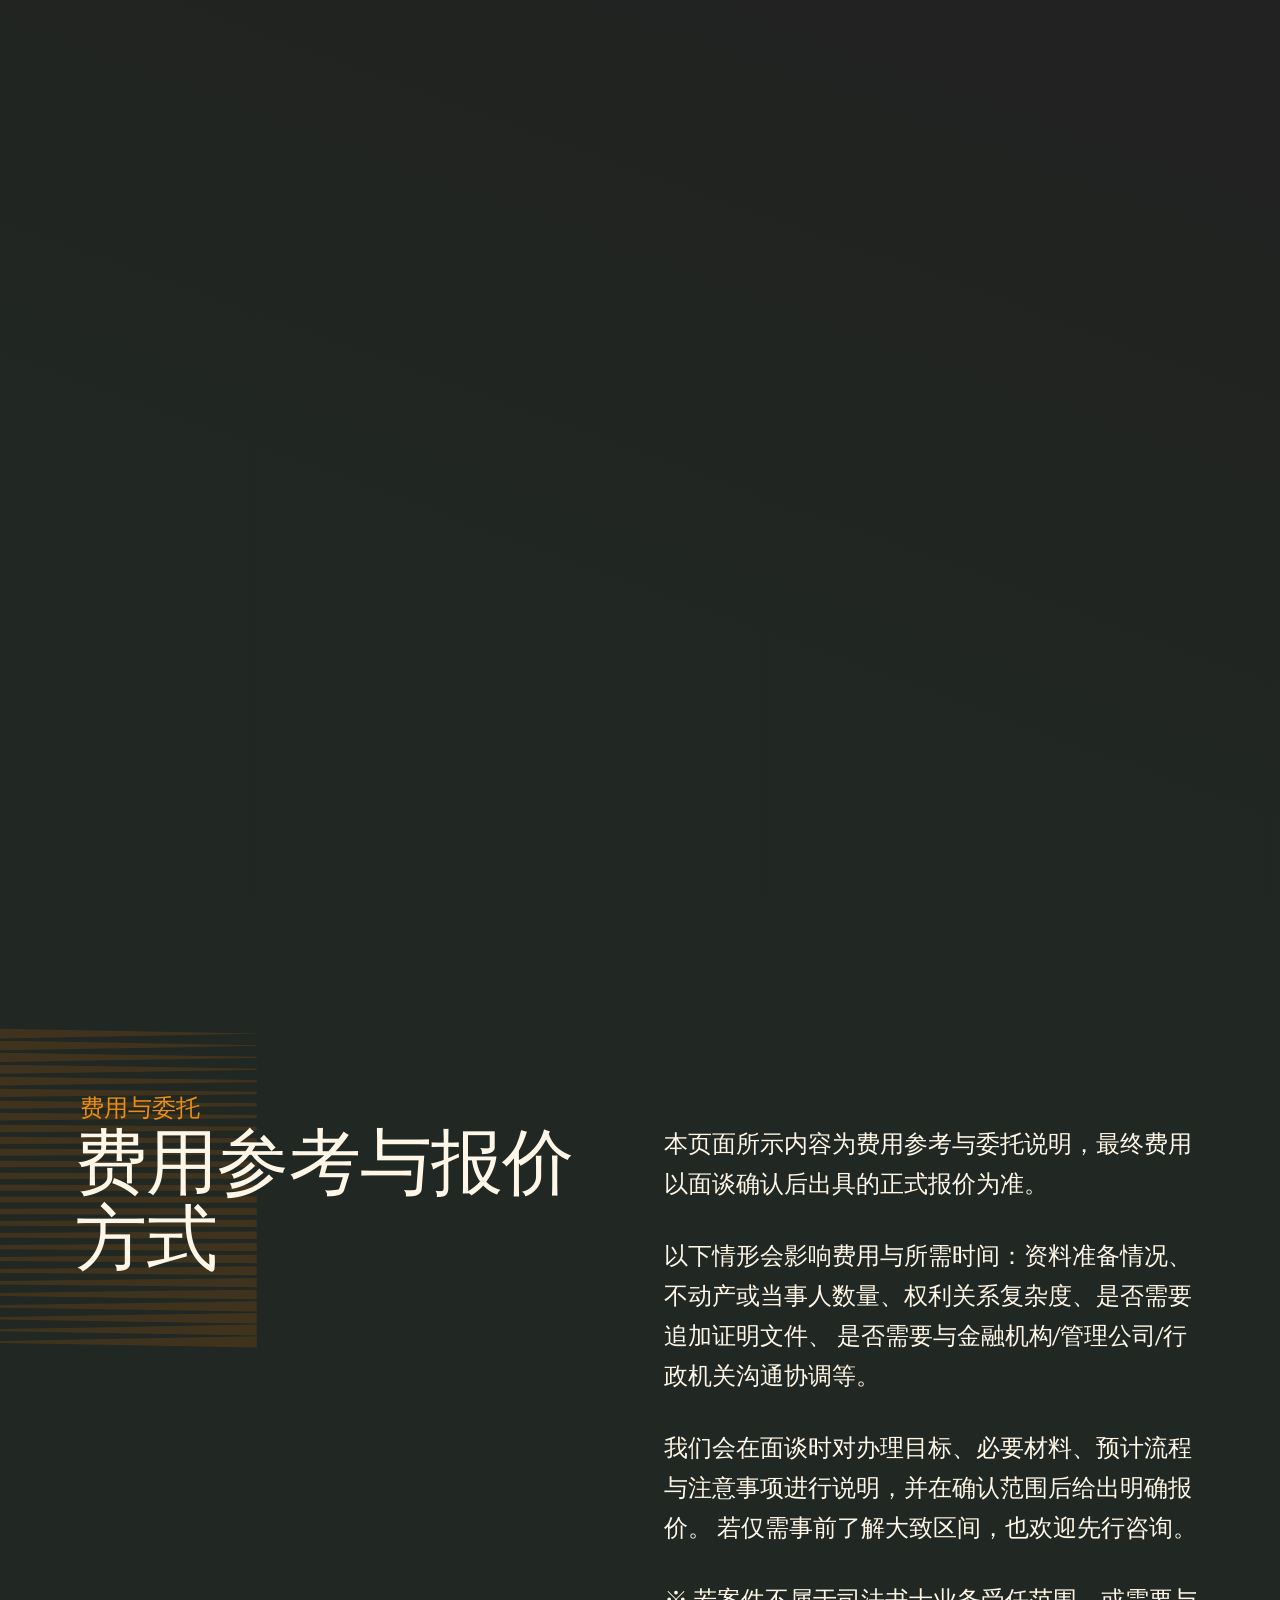
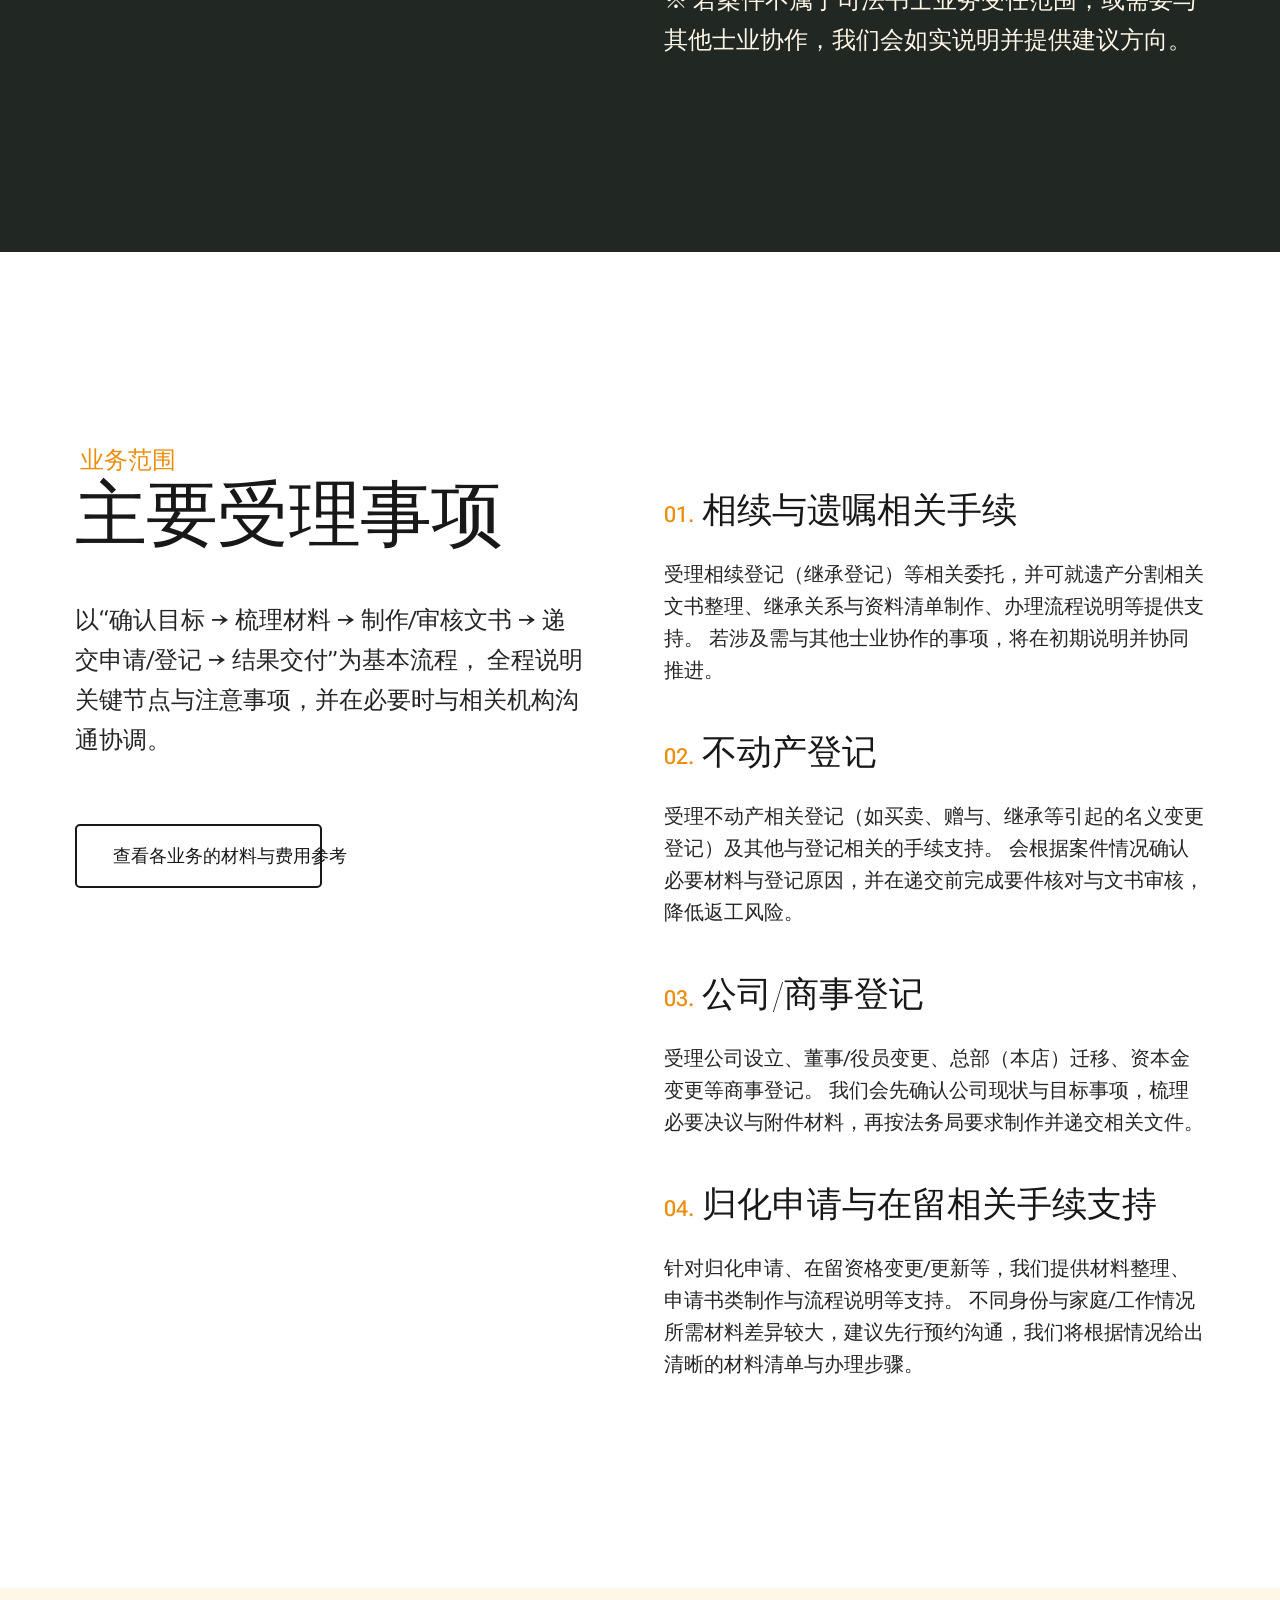
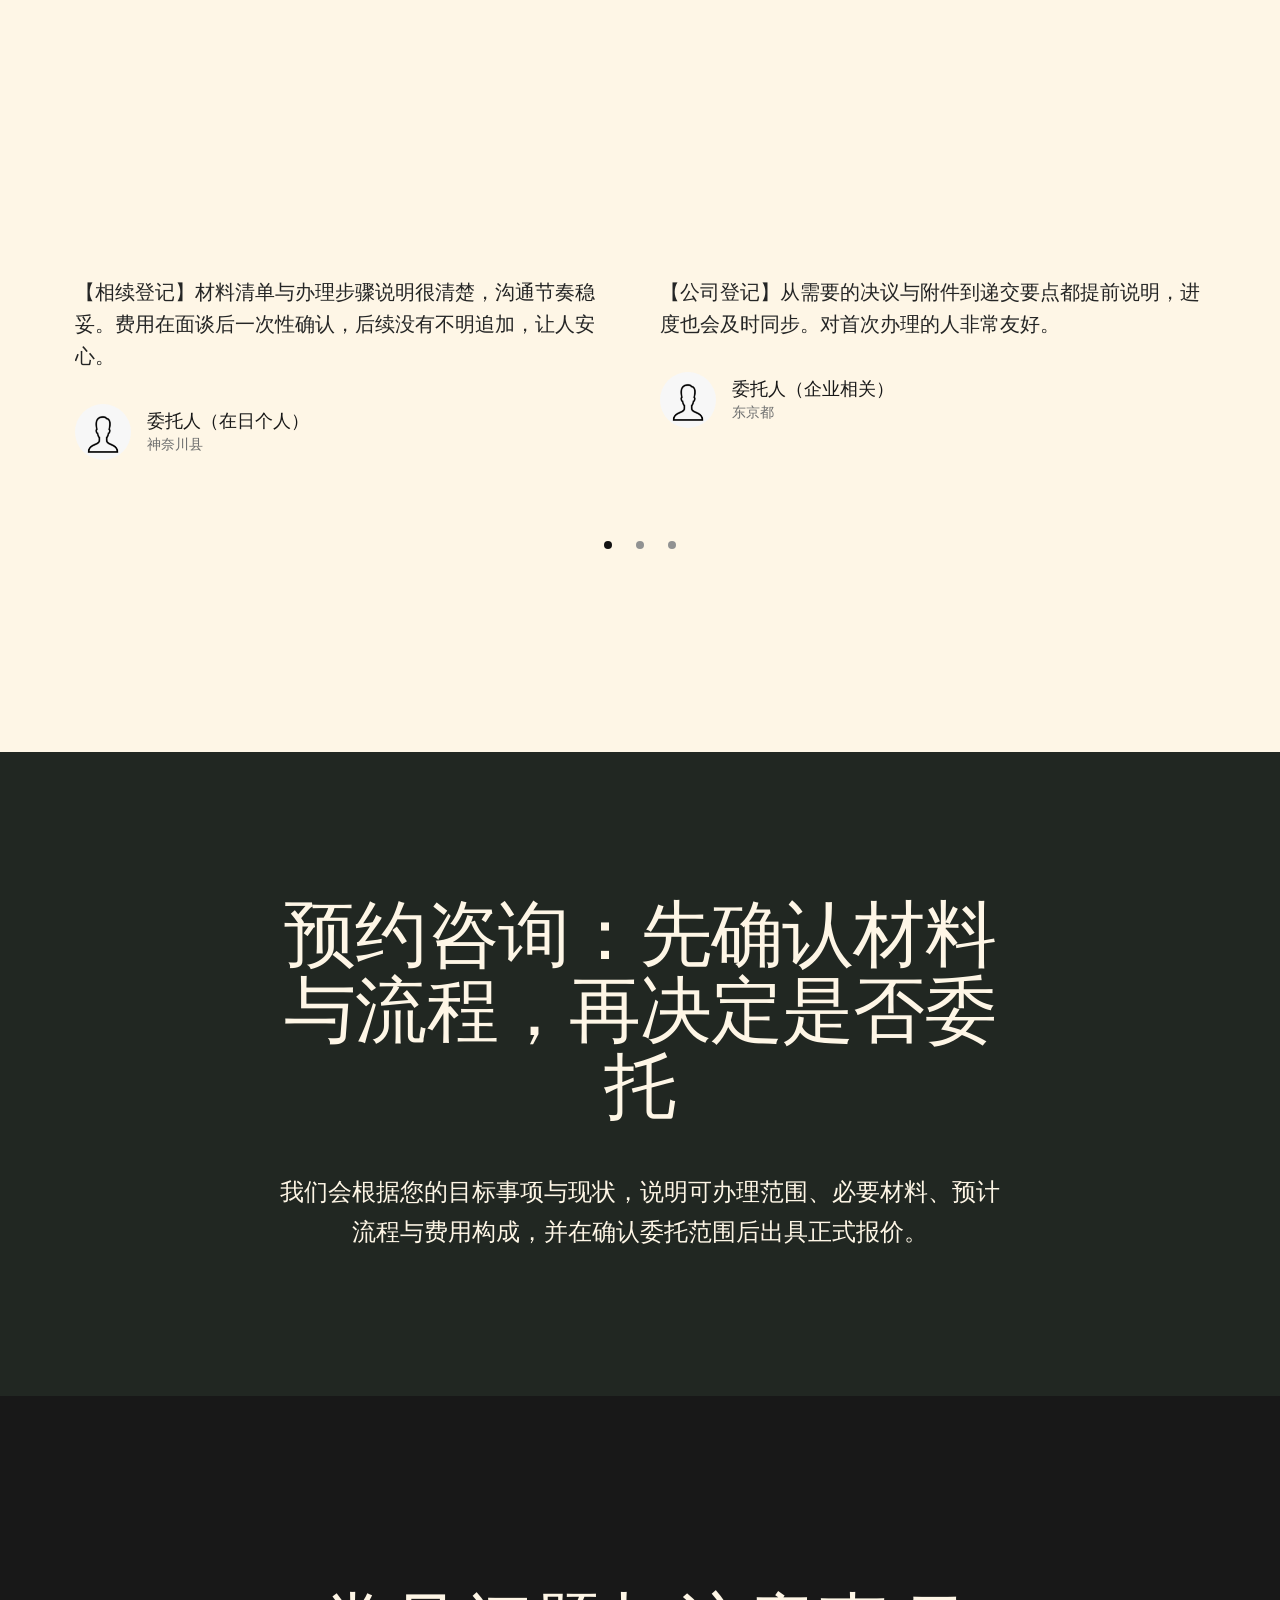
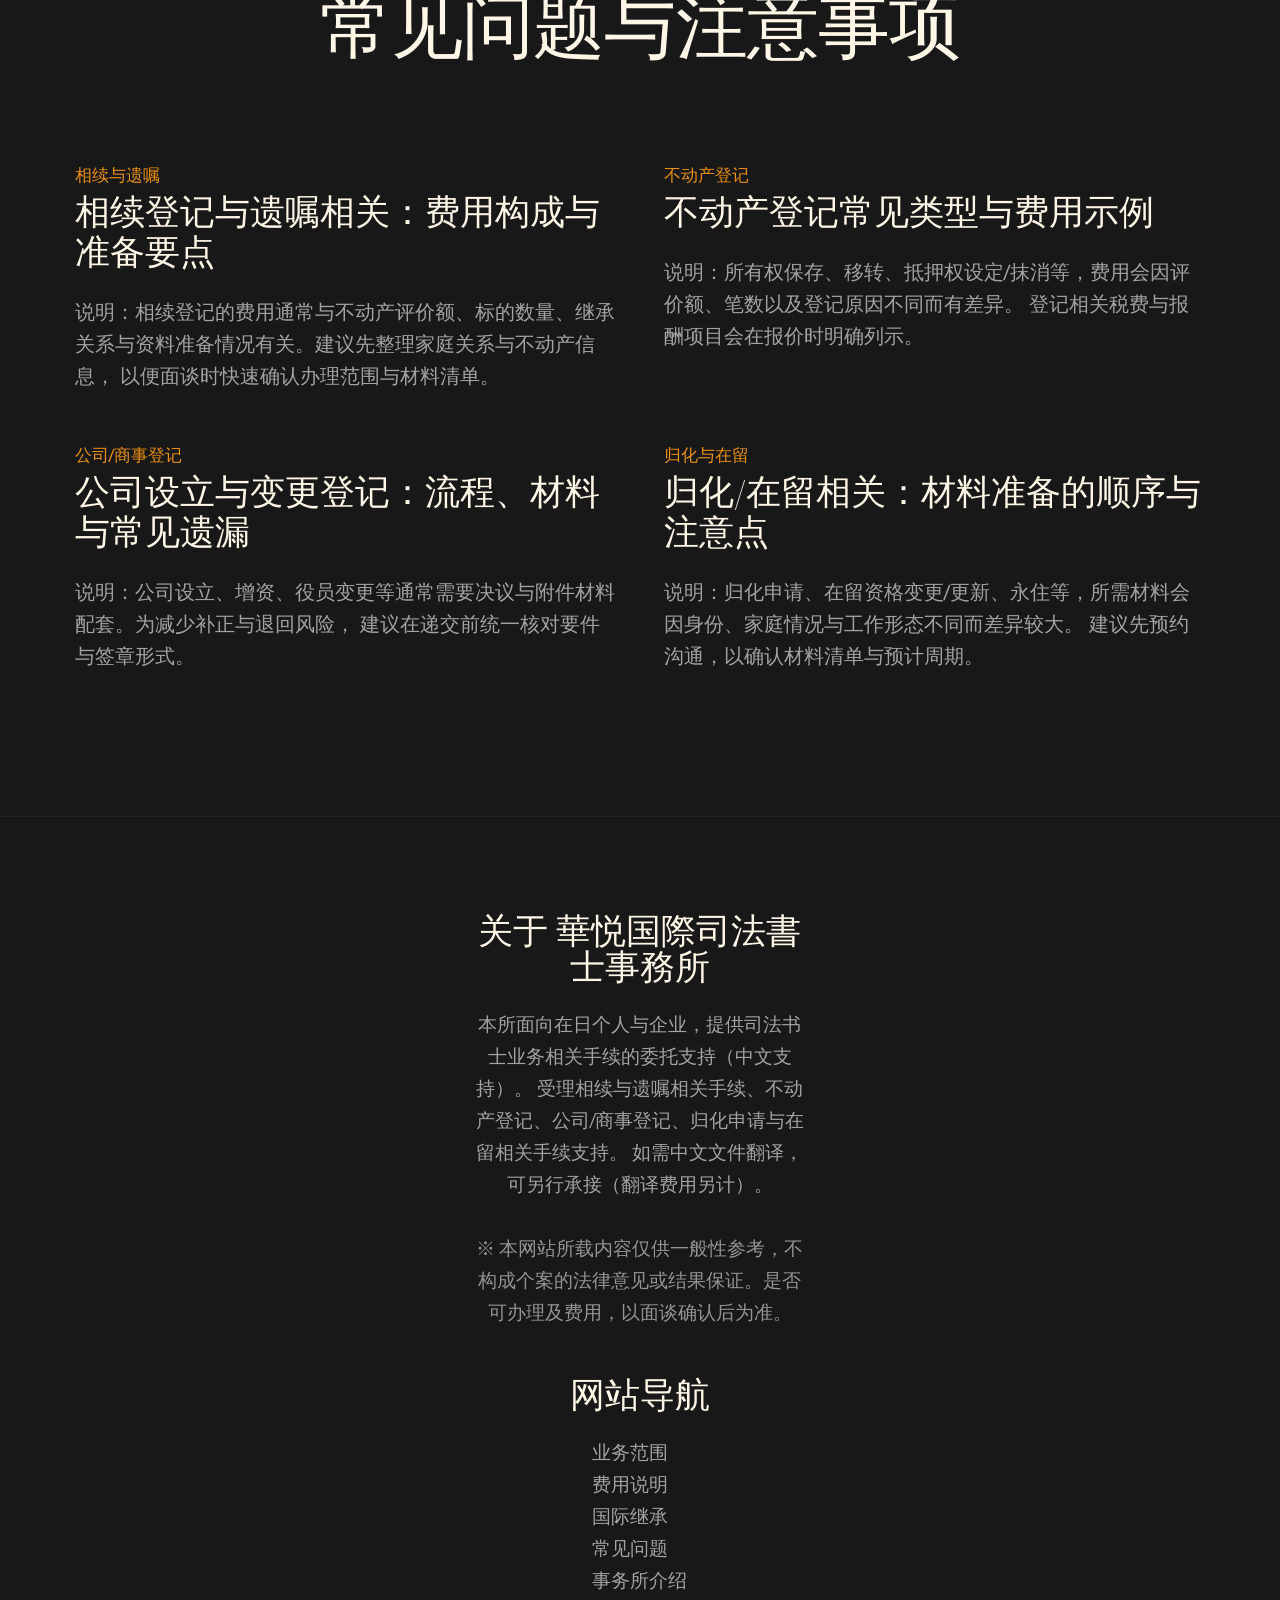
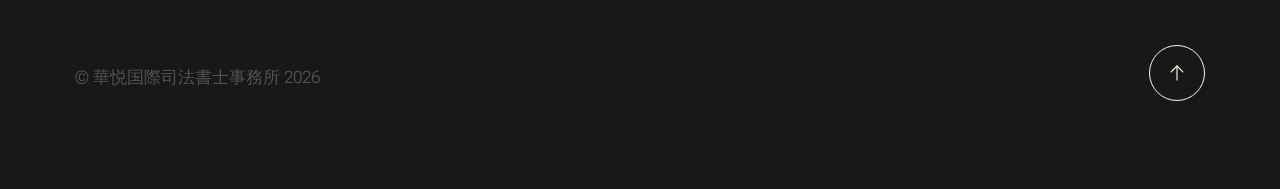
<file: index.html>
<!DOCTYPE html>
<html lang="zh-CN" class="no-js">
<head>

    <!-- basic page needs
    ================================================== -->
    <meta charset="utf-8">
    <meta name="viewport" content="width=device-width, initial-scale=1">

    <title>華悦国際司法書士事務所 — 费用参考与委托说明</title>
    <meta name="description" content="華悦国際司法書士事務所（中文支持）。提供相续/遗嘱、不动产登记、公司/商事登记、归化申请与在留手续等相关代理与委托支持。费用以面谈后报价为准。">
    <meta name="robots" content="index,follow">

    <script>
        document.documentElement.classList.remove('no-js');
        document.documentElement.classList.add('js');
    </script>

    <!-- CSS
    ================================================== -->
    <link rel="stylesheet" href="css/vendor.css">
    <link rel="stylesheet" href="css/styles.css">

    <!-- favicons
    ================================================== -->
    <link rel="apple-touch-icon" sizes="180x180" href="assets/images/apple-touch-icon.png">
    <link rel="icon" type="image/png" sizes="32x32" href="assets/images/favicon-32x32.png">
    <link rel="icon" type="image/png" sizes="16x16" href="assets/images/favicon-16x16.png">
    <link rel="manifest" href="site.webmanifest">

</head>

<body id="top">

    <!-- preloader
    ================================================== -->
    <div id="preloader">
        <div id="loader" class="dots-fade">
            <div></div>
            <div></div>
            <div></div>
        </div>
    </div>

    <!-- page wrap
    ================================================== -->
    <div id="page" class="s-pagewrap ss-home">

        <!-- # site header
        ================================================== -->
        <header class="s-header">

            <div class="row s-header__inner width-sixteen-col">

                <div class="s-header__block">
                    <div class="s-header__logo">
                        <a class="logo" href="index.html" aria-label="返回首页">
                            <!-- <img src="assets/images/logo.svg" alt="華悦国際司法書士事務所"> -->
                            <img src="assets/images/kaetsu_panda_only.svg" alt="華悦国際司法書士事務所 标识">
                        </a>
                    </div>

                    <a class="s-header__menu-toggle" href="#0" aria-label="打开菜单"><span>菜单</span></a>
                </div> <!-- end s-header__block -->

                <nav class="s-header__nav" aria-label="主导航">

                    <ul class="s-header__menu-links">
                        <li class="current"><a href="index.html">首页</a></li>
                        <li><a href="services.html">业务范围</a></li>
                        <li><a href="pricing.html">费用说明</a></li>
                        <li><a href="inheritance-international.html">国际继承</a></li>
                        <li><a href="faq.html">常见问题</a></li>
                        <li><a href="office.html">事务所介绍</a></li>
                    </ul>

                    <div class="s-header__contact">
                        <a class="btn btn--primary s-header__contact-btn">立即咨询</a>
                    </div> <!-- s-header__contact -->

                </nav> <!-- end s-header__nav -->

            </div> <!-- end s-header__inner -->

        </header> <!-- end s-header -->

        <!-- # site main content
        ================================================== -->
        <section id="content" class="s-content">

            <!-- intro
            ----------------------------------------------- -->
            <section id="intro" class="s-intro">

                <div class="row s-intro__content width-sixteen-col">

                    <div class="column lg-12 s-intro__content-inner grid-block">

                        <div class="s-intro__content-text">
                            <div class="s-intro__content-pretitle text-pretitle s-intro__content-title">華悦国際司法書士・行政書士事務所</div>
                        </div> <!-- s-intro__content-text -->

                        <div class="s-intro__content-media">
                            <div class="s-intro__content-media-inner">
                                <!-- <img src="assets/images/intro.jpg" srcset="assets/images/intro.jpg 1x, assets/images/intro.jpg 2x" alt="事务所形象照片"> -->
                                <div class="lines">
                                    <span></span>
                                </div>
                            </div>
                        </div> <!-- s-intro__content-media -->

                        <div class="s-intro__scroll-down">
                            <a href="#about" class="smoothscroll" aria-label="向下滚动了解更多">
                                <div class="scroll-icon">
                                    <svg xmlns="http://www.w3.org/2000/svg" viewBox="0 0 24 24" width="36" height="36" fill="none" stroke="#97b34a" stroke-width="1" stroke-linecap="round" stroke-linejoin="round"><polyline points="7 13 12 18 17 13"></polyline><line x1="12" y1="18" x2="12" y2="6"></line></svg>
                                </div>
                            </a>
                            <!-- <span>我们将协助您解决公司设立、继承等身边常见的法律问题。</span> -->
                        </div> <!-- s-intro__scroll-down -->

                        <div class="s-intro__scroll-down">  
                            <a class="marginTop60">我们将协助您解决公司设立、继承等身边常见的法律问题。</a>
                        </div>

                    </div> <!-- s-intro__content-inner -->

                </div> <!-- s-intro__content -->

            </section> <!-- end s-intro -->

            <!-- about
            ----------------------------------------------- -->
            <section id="about" class="s-about target-section">

                <div class="row s-about__content width-sixteen-col">
                    <div class="column grid-block grid-section-split">

                        <img src="assets/images/geometric_shape.svg" alt="" class="s-about__content-imgbg">

                        <div class="section-header grid-section-split__header">
                            <div class="text-pretitle">费用与委托</div>
                            <h2 class="text-display-title">
                                费用参考与报价方式
                            </h2>
                        </div> <!-- end section-header -->

                        <div class="s-about__content-main grid-section-split__primary">
                            <p class="attention-getter">
                                本页面所示内容为费用参考与委托说明，最终费用以面谈确认后出具的正式报价为准。
                            </p>

                            <p class="attention-getter">
                                以下情形会影响费用与所需时间：资料准备情况、不动产或当事人数量、权利关系复杂度、是否需要追加证明文件、
                                是否需要与金融机构/管理公司/行政机关沟通协调等。
                            </p>

                            <p class="attention-getter">
                                我们会在面谈时对办理目标、必要材料、预计流程与注意事项进行说明，并在确认范围后给出明确报价。
                                若仅需事前了解大致区间，也欢迎先行咨询。
                            </p>

                            <p class="attention-getter" style="margin-bottom: 0;">
                                ※ 若案件不属于司法书士业务受任范围，或需要与其他士业协作，我们会如实说明并提供建议方向。
                            </p>
                        </div> <!-- end s-about__content-main -->


                    </div> <!-- content-inner -->
                </div>

            </section> <!-- end s-about -->

            <!-- expertise
            ----------------------------------------------- -->
            <section id="expertise" class="s-expertise">

                <div class="row s-expertise__content width-sixteen-col">
                    <div class="column xl-12 grid-block grid-section-split">

                        <div class="section-header grid-section-split__header">
                            <div class="text-pretitle">业务范围</div>
                            <h2 class="text-display-title">
                                主要受理事项
                            </h2>

                            <p class="lead">
                                以“确认目标 → 梳理材料 → 制作/审核文书 → 递交申请/登记 → 结果交付”为基本流程，
                                全程说明关键节点与注意事项，并在必要时与相关机构沟通协调。
                            </p>
                        </div> <!-- end section-header -->

                        <div class="s-expertise__content-main grid-section-split__primary">

                            <div class="grid-list-items list-items show-ctr">
                                <div class="grid-list-items__item list-items__item">
                                    <div class="grid-list-items__title list-items__item-header">
                                        <h3 class="list-items__item-title">相续与遗嘱相关手续</h3>
                                    </div>
                                    <div class="grid-list-items__text list-items__item-text">
                                        <p>
                                            受理相续登记（继承登记）等相关委托，并可就遗产分割相关文书整理、继承关系与资料清单制作、办理流程说明等提供支持。
                                            若涉及需与其他士业协作的事项，将在初期说明并协同推进。
                                        </p>
                                    </div>
                                </div> <!-- list-item -->

                                <div class="grid-list-items__item list-items__item">
                                    <div class="grid-list-items__title list-items__item-header">
                                        <h3 class="list-items__item-title">不动产登记</h3>
                                    </div>
                                    <div class="grid-list-items__text list-items__item-text">
                                        <p>
                                            受理不动产相关登记（如买卖、赠与、继承等引起的名义变更登记）及其他与登记相关的手续支持。
                                            会根据案件情况确认必要材料与登记原因，并在递交前完成要件核对与文书审核，降低返工风险。
                                        </p>
                                    </div>
                                </div> <!-- list-expertise__item -->

                                <div class="grid-list-items__item list-items__item">
                                    <div class="grid-list-items__title list-items__item-header">
                                        <h3 class="list-items__item-title">公司/商事登记</h3>
                                    </div>
                                    <div class="grid-list-items__text list-items__item-text">
                                        <p>
                                            受理公司设立、董事/役员变更、总部（本店）迁移、资本金变更等商事登记。
                                            我们会先确认公司现状与目标事项，梳理必要决议与附件材料，再按法务局要求制作并递交相关文件。
                                        </p>
                                    </div>
                                </div> <!-- list-expertise__item -->

                                <div class="grid-list-items__item list-items__item">
                                    <div class="grid-list-items__title list-items__item-header">
                                        <h3 class="list-items__item-title">归化申请与在留相关手续支持</h3>
                                    </div>
                                    <div class="grid-list-items__text list-items__item-text">
                                        <p>
                                            针对归化申请、在留资格变更/更新等，我们提供材料整理、申请书类制作与流程说明等支持。
                                            不同身份与家庭/工作情况所需材料差异较大，建议先行预约沟通，我们将根据情况给出清晰的材料清单与办理步骤。
                                        </p>
                                    </div>
                                </div> <!-- list-expertise__item -->

                            </div> <!-- grid-list-items -->
                        </div> <!-- end s-expertise__content-main -->

                        <div class="s-expertise__content-btn grid-section-split__bottom">
                            <a href="services.html" class="btn btn--stroke u-fullwidth">查看各业务的材料与费用参考</a>
                        </div> <!-- end s-expertise__content-btn -->

                    </div> <!-- end grid-block-->
                </div> <!-- end s-expertise__content -->

            </section> <!-- end s-expertise -->

            <!-- clients
            ----------------------------------------------- -->
            <section id="clients" class="s-clients">
                <div class="row s-clients__content-block width-sixteen-col">
                    <div class="column xl-12 testimonials">

                        <div class="swiper-container testimonials__slider home-slider">

                            <div class="swiper-wrapper">
                                <div class="testimonials__slide swiper-slide">
                                    <p>
                                        【相续登记】材料清单与办理步骤说明很清楚，沟通节奏稳妥。费用在面谈后一次性确认，后续没有不明追加，让人安心。
                                    </p>
                                    <div class="testimonials__author">
                                        <img src="assets/images/avatars/user.jpg" alt="头像" class="testimonials__avatar">
                                        <cite class="testimonials__cite">
                                            <strong>委托人（在日个人）</strong>
                                            <span>神奈川县</span>
                                        </cite>
                                    </div>
                                </div>

                                <div class="testimonials__slide swiper-slide">
                                    <p>
                                        【公司登记】从需要的决议与附件到递交要点都提前说明，进度也会及时同步。对首次办理的人非常友好。
                                    </p>
                                    <div class="testimonials__author">
                                        <img src="assets/images/avatars/user.jpg" alt="头像" class="testimonials__avatar">
                                        <cite class="testimonials__cite">
                                            <strong>委托人（企业相关）</strong>
                                            <span>东京都</span>
                                        </cite>
                                    </div>
                                </div>

                                <div class="testimonials__slide swiper-slide">
                                    <p>
                                        【不动产登记】与相关机构的沟通由事务所协助对接，减少了我们来回确认的成本。资料要求明确，整体推进很顺。
                                    </p>
                                    <div class="testimonials__author">
                                        <img src="assets/images/avatars/user.jpg" alt="头像" class="testimonials__avatar">
                                        <cite class="testimonials__cite">
                                            <strong>委托人（在日家庭）</strong>
                                            <span>埼玉县</span>
                                        </cite>
                                    </div>
                                </div>

                                <div class="testimonials__slide swiper-slide">
                                    <p>
                                        【在留相关】会先把“必须材料/可替代材料/常见补件点”讲清楚，准备起来更有把握。中文沟通也很顺畅。
                                    </p>
                                    <div class="testimonials__author">
                                        <img src="assets/images/avatars/user.jpg" alt="头像" class="testimonials__avatar">
                                        <cite class="testimonials__cite">
                                            <strong>委托人（在日个人）</strong>
                                            <span>千叶县</span>
                                        </cite>
                                    </div>
                                </div>
                            </div> <!-- end swiper-wrapper -->

                            <div class="swiper-pagination"></div>

                        </div> <!--end testimonials__slider -->

                    </div> <!-- end column -->
                </div> <!-- end row -->
            </section> <!-- end s-clients -->

        </section> <!-- s-content-->

        <!-- # cta
        ================================================== -->
        <section id="cta" class="s-cta">

            <div class="row row-x-center text-center">
                <div class="column xl-8 lg-12">

                    <div class="s-cta__content">
                        <h2 class="text-display-title">
                            预约咨询：先确认材料与流程，再决定是否委托
                        </h2>
                        <p class="lead">
                            我们会根据您的目标事项与现状，说明可办理范围、必要材料、预计流程与费用构成，并在确认委托范围后出具正式报价。
                        </p>
                    </div>

                </div>
            </div>

        </section> <!-- end s-cta -->

        <!-- # journal
        ================================================== -->
        <section id="journal" class="s-journal">

            <div class="row s-journal__content width-sixteen-col">
                <div class="column xl-12 grid-block">

                    <div class="grid-full section-header text-center">
                        <h2 class="text-display-title">
                            常见问题与注意事项
                        </h2>
                    </div> <!-- end section-header -->

                    <div class="grid-full s-journal__content-main grid-list-items">

                        <div class="grid-list-items__item blog-card">
                            <div class="blog-card__header">
                                <div class="blog-card__cat-links">
                                    <a href=" ">相续与遗嘱</a>
                                </div>
                                <h3 class="blog-card__title"><a>相续登记与遗嘱相关：费用构成与准备要点</a></h3>
                            </div>
                            <div class="blog-card__text">
                                <p>
                                    说明：相续登记的费用通常与不动产评价额、标的数量、继承关系与资料准备情况有关。建议先整理家庭关系与不动产信息，
                                    以便面谈时快速确认办理范围与材料清单。
                                </p>
                            </div>
                        </div> <!-- end blog-card -->

                        <div class="grid-list-items__item blog-card">
                            <div class="blog-card__header">
                                <div class="blog-card__cat-links">
                                    <a href=" ">不动产登记</a>
                                </div>
                                <h3 class="blog-card__title"><a>不动产登记常见类型与费用示例</a></h3>
                            </div>
                            <div class="blog-card__text">
                                <p>
                                    说明：所有权保存、移转、抵押权设定/抹消等，费用会因评价额、笔数以及登记原因不同而有差异。
                                    登记相关税费与报酬项目会在报价时明确列示。
                                </p>
                            </div>
                        </div> <!-- end blog-card -->

                        <div class="grid-list-items__item blog-card">
                            <div class="blog-card__header">
                                <div class="blog-card__cat-links">
                                    <a href=" ">公司/商事登记</a>
                                </div>
                                <h3 class="blog-card__title"><a>公司设立与变更登记：流程、材料与常见遗漏</a></h3>
                            </div>
                            <div class="blog-card__text">
                                <p>
                                    说明：公司设立、增资、役员变更等通常需要决议与附件材料配套。为减少补正与退回风险，
                                    建议在递交前统一核对要件与签章形式。
                                </p>
                            </div>
                        </div> <!-- end blog card -->

                        <div class="grid-list-items__item blog-card">
                            <div class="blog-card__header">
                                <div class="blog-card__cat-links">
                                    <a href=" ">归化与在留</a>
                                </div>
                                <h3 class="blog-card__title"><a>归化/在留相关：材料准备的顺序与注意点</a></h3>
                            </div>
                            <div class="blog-card__text">
                                <p>
                                    说明：归化申请、在留资格变更/更新、永住等，所需材料会因身份、家庭情况与工作形态不同而差异较大。
                                    建议先预约沟通，以确认材料清单与预计周期。
                                </p>
                            </div>
                        </div> <!-- end blog-card -->

                    </div> <!-- end grid-list-items -->

                </div> <!-- end grid-block-->
            </div> <!-- end s-journal__content -->

        </section> <!-- end s-journal -->

        <!-- # footer
        ================================================== -->
        <footer class="s-footer">
            <div class="row s-footer__content">
                <div class="column xl-6 lg-6 md-12 s-footer__block s-footer__about">
                    <h3>关于 華悦国際司法書士事務所</h3>
                    <p>
                        本所面向在日个人与企业，提供司法书士业务相关手续的委托支持（中文支持）。
                        受理相续与遗嘱相关手续、不动产登记、公司/商事登记、归化申请与在留相关手续支持。
                        如需中文文件翻译，可另行承接（翻译费用另计）。
                    </p>
                    <p style="margin-top: 0.75rem; opacity: 0.9;">
                        ※ 本网站所载内容仅供一般性参考，不构成个案的法律意见或结果保证。是否可办理及费用，以面谈确认后为准。
                    </p>
                </div>
                <div class="column xl-3 lg-6 md-12 s-footer__block s-footer__site-links">
                <h3>网站导航</h3>
                <ul class="link-list">
                    <li><a href="services.html">业务范围</a></li>
                    <li><a href="pricing.html">费用说明</a></li>
                    <li><a href="inheritance-international.html">国际继承</a></li>
                    <li><a href="faq.html">常见问题</a></li>
                    <li><a href="office.html">事务所介绍</a></li>
                </ul>
                </div>
            </div>

            <div class="row s-footer__bottom">
                <div class="column xl-6 lg-12">
                    <p class="ss-copyright">
                        <span>© 華悦国際司法書士事務所 2026</span>
                    </p>
                </div>

                <div class="ss-go-top">
                    <a class="smoothscroll" title="回到顶部" href="#top" aria-label="回到顶部">
                        <svg xmlns="http://www.w3.org/2000/svg" viewBox="0 0 24 24" width="36" height="36" fill="none" stroke="#ffffff" stroke-width="1" stroke-linecap="round" stroke-linejoin="round"><polyline points="17 11 12 6 7 11"></polyline><line x1="12" y1="18" x2="12" y2="6"></line></svg>
                    </a>
                </div> <!-- end ss-go-top -->
            </div>

        </footer> <!-- end s-footer -->

    </div> <!-- end page-wrap -->

    <!-- Java Script
    ================================================== -->
    <script src="js/plugins.js"></script>
    <script src="js/main.js"></script>

</body>
</html>
</file>
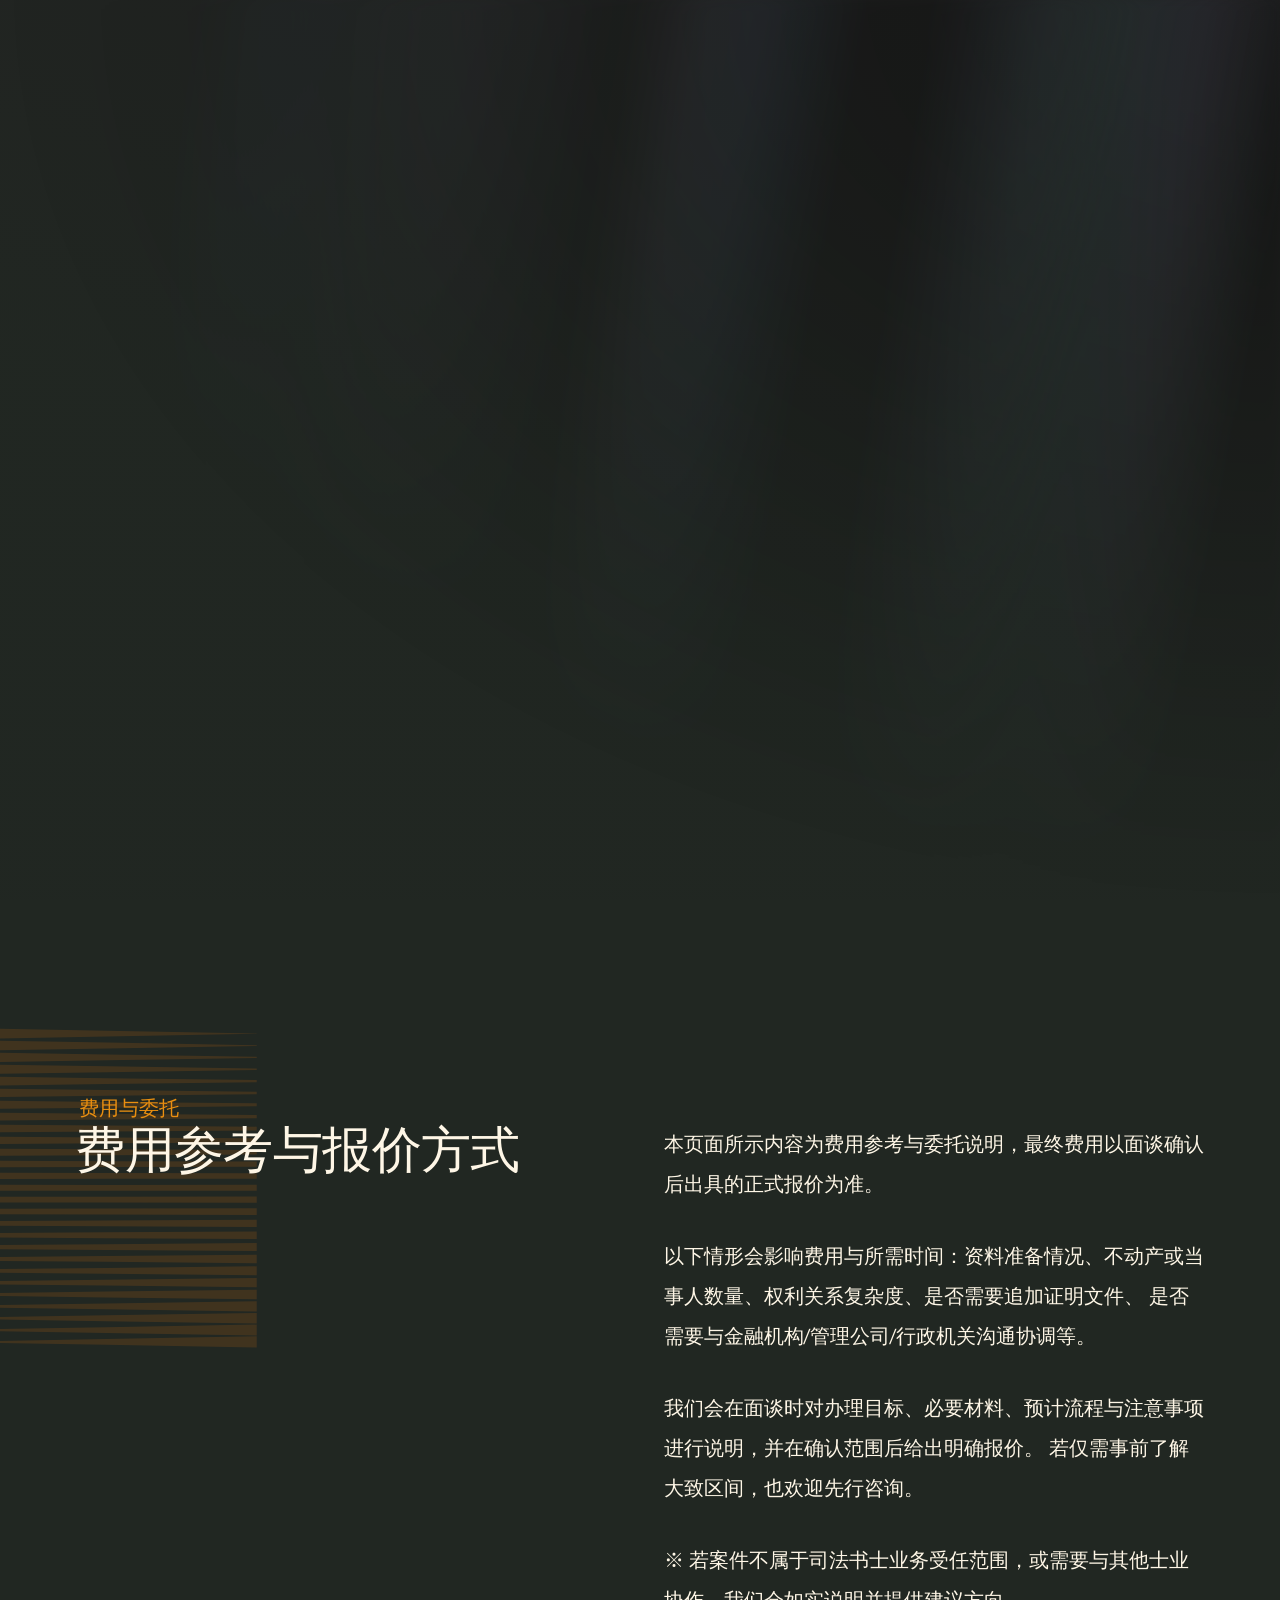
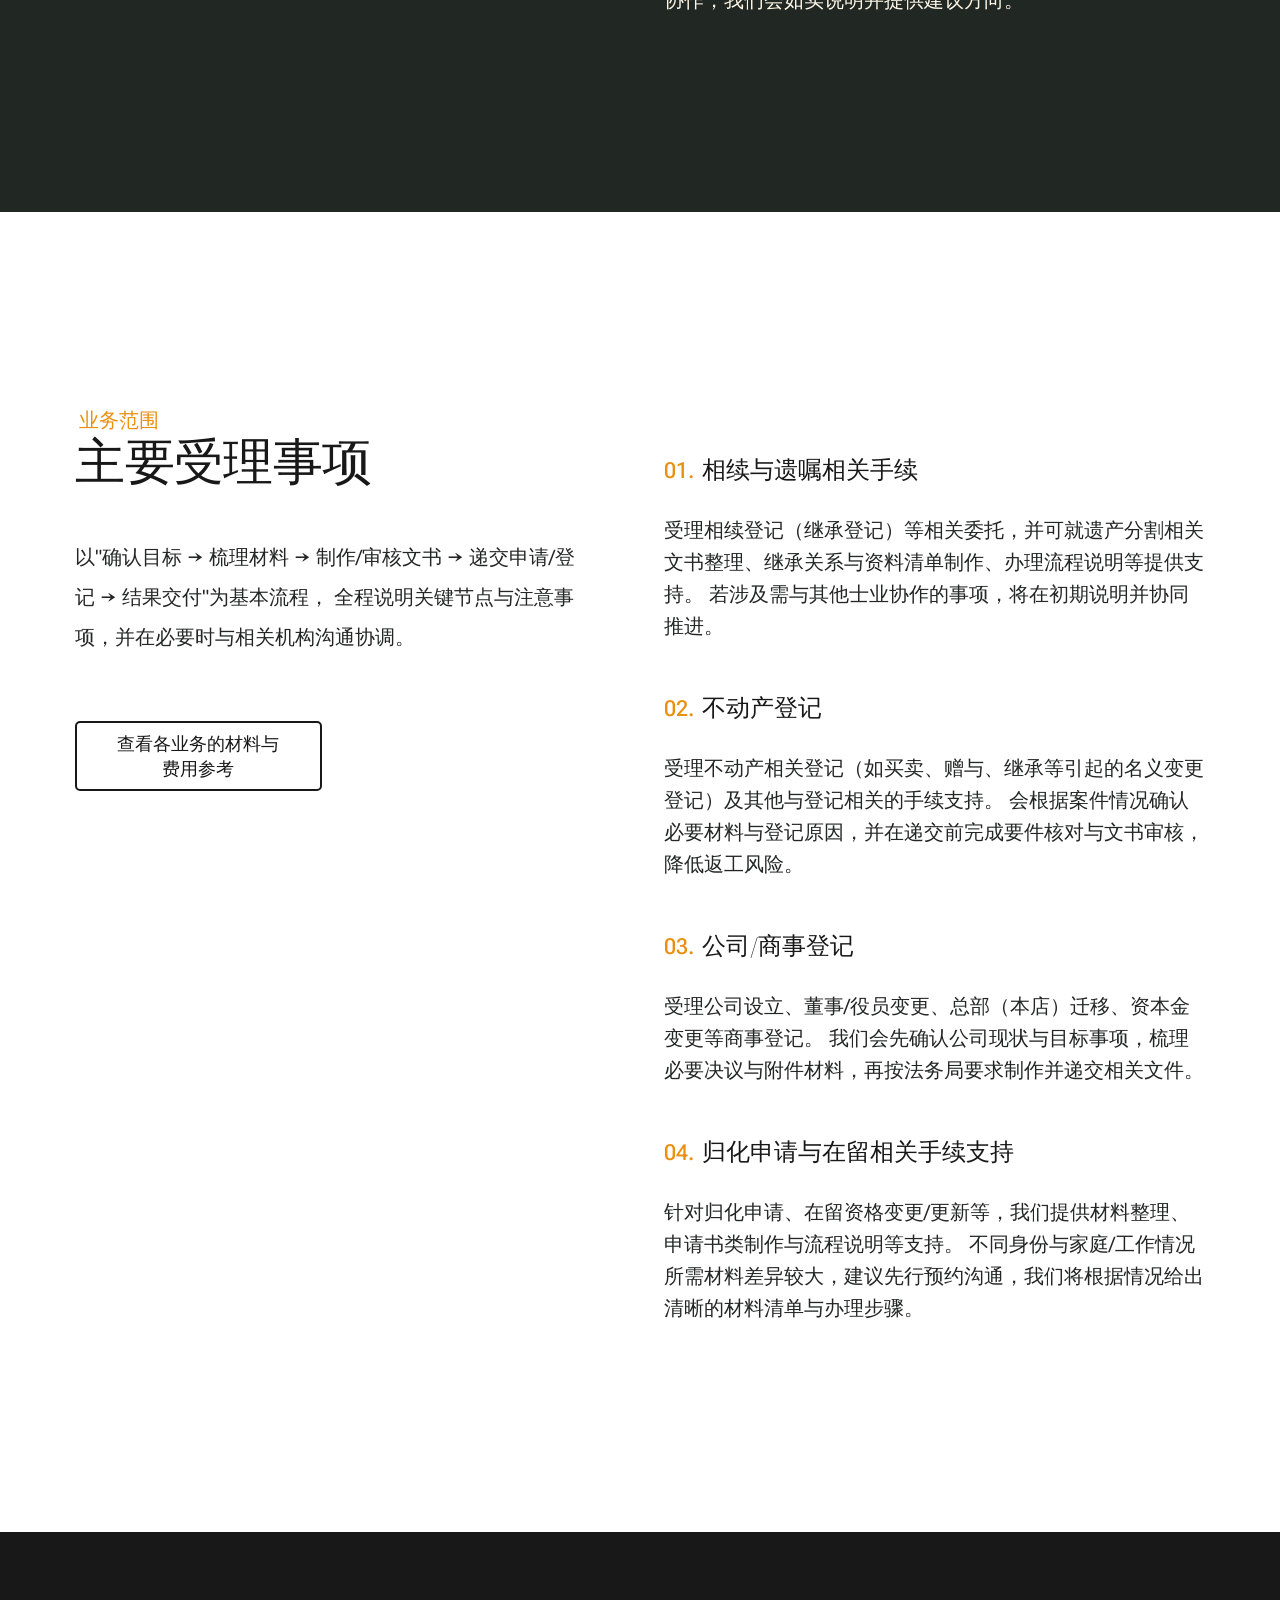
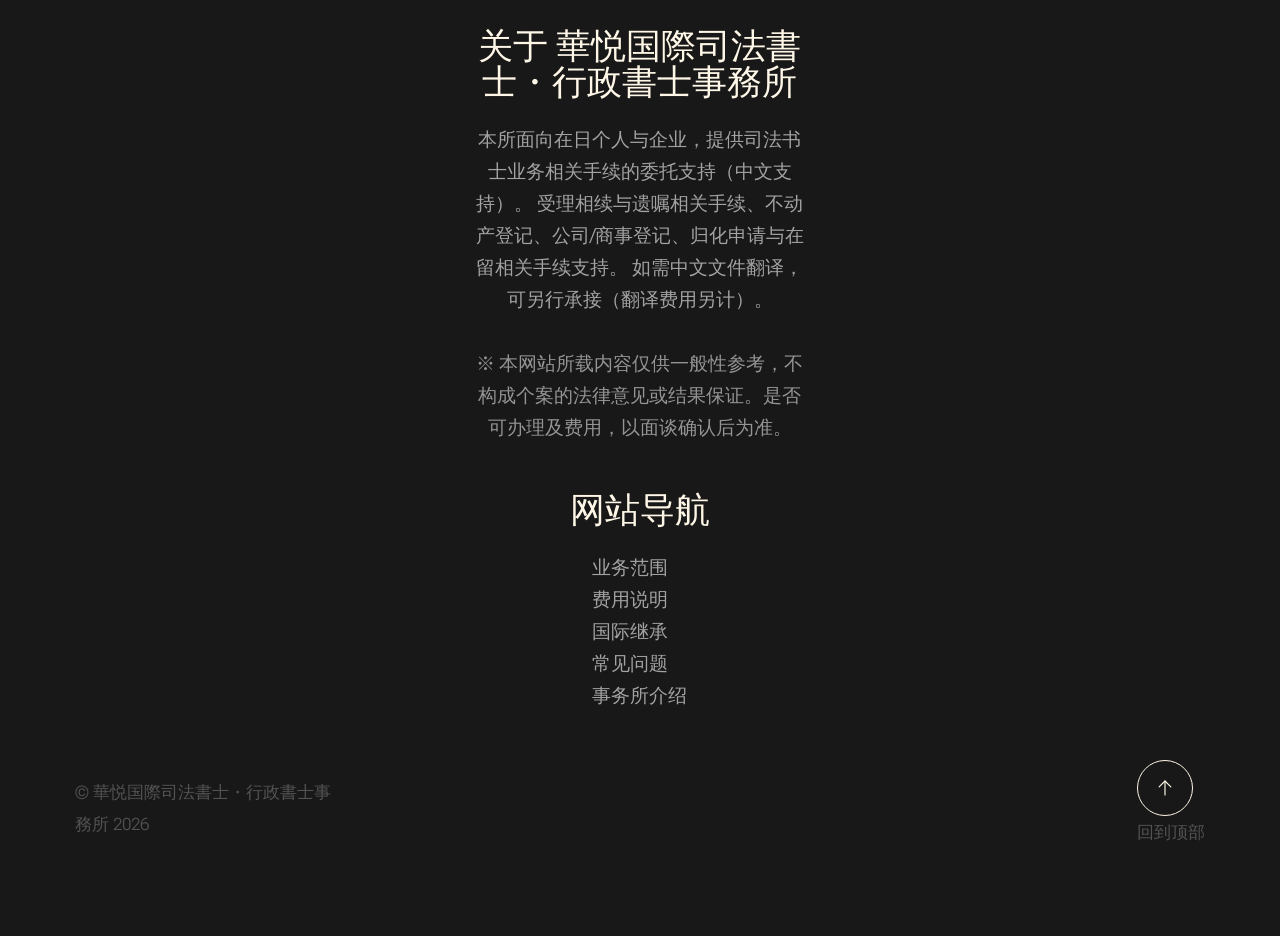
<file: site/index.html>
<!DOCTYPE html>
<html lang="zh-CN" class="no-js">
<head>

    <!-- basic page needs
    ================================================== -->
    <meta charset="utf-8">
    <meta name="viewport" content="width=device-width, initial-scale=1">

    <title>華悦国際司法書士・行政書士事務所 — 费用参考与委托说明</title>
    <meta name="description" content="華悦国際司法書士・行政書士事務所（中文支持）。提供相续/遗嘱、不动产登记、公司/商事登记、归化申请与在留手续等相关代理与委托支持。费用以面谈后报价为准。">
    <meta name="robots" content="index,follow">

    <script>
        document.documentElement.classList.remove('no-js');
        document.documentElement.classList.add('js');
    </script>

    <!-- CSS
    ================================================== -->
    <link rel="stylesheet" href="css/vendor.css">
    <link rel="stylesheet" href="css/styles.css">

    <!-- favicons
    ================================================== -->
    <link rel="apple-touch-icon" sizes="180x180" href="assets/images/kaetsu_panda_only.svg">
    <link rel="icon" type="image/svg+xml" href="assets/images/kaetsu_panda_only.svg">
    <link rel="manifest" href="site.webmanifest">

</head>

<body id="top">

    <!-- preloader
    ================================================== -->
    <div id="preloader">
        <div id="loader" class="dots-fade">
            <div></div>
            <div></div>
            <div></div>
        </div>
    </div>

    <!-- page wrap
    ================================================== -->
    <div id="page" class="s-pagewrap ss-home">

        <!-- # site header
        ================================================== -->
        <header class="s-header">

            <div class="row s-header__inner width-sixteen-col">

                <div class="s-header__block">
                    <div class="s-header__logo">
                        <a class="logo" href="index.html" aria-label="返回首页">
                            <!-- <img src="assets/images/logo.svg" alt="華悦国際司法書士・行政書士事務所"> -->
                            <img src="assets/images/kaetsu_panda_only.svg" alt="華悦国際司法書士・行政書士事務所 标识">
                        </a>
                    </div>

                    <a class="s-header__menu-toggle" href="#0" aria-label="打开菜单"><span><span lang="zh">菜单</span><span lang="ja">メニュー</span></span></a>
                </div> <!-- end s-header__block -->

                <nav class="s-header__nav" aria-label="主导航">

                    <ul class="s-header__menu-links">
                        <li class="current"><a href="index.html"><span lang="zh">首页</span><span lang="ja">ホーム</span></a></li>
                        <li><a href="services.html"><span lang="zh">业务范围</span><span lang="ja">業務範囲</span></a></li>
                        <li><a href="pricing.html"><span lang="zh">费用说明</span><span lang="ja">料金案内</span></a></li>
                        <li><a href="inheritance-international.html"><span lang="zh">国际继承</span><span lang="ja">国際相続</span></a></li>
                        <li><a href="faq.html"><span lang="zh">常见问题</span><span lang="ja">よくある質問</span></a></li>
                        <li><a href="office.html"><span lang="zh">事务所介绍</span><span lang="ja">事務所紹介</span></a></li>
                    </ul>

                    <div class="s-header__contact">
                        <a href="#0" class="btn btn--primary s-header__contact-btn" data-open-consult><span lang="zh">立即咨询</span><span lang="ja">ご相談はこちら</span></a>
                        <button class="lang-switch" type="button">
                            <span class="lang-switch__track">
                                <span class="lang-switch__thumb"></span>
                                <span class="lang-switch__label lang-switch__label--zh">ZH</span>
                                <span class="lang-switch__label lang-switch__label--jp">JP</span>
                            </span>
                        </button>
                    </div>

                </nav> <!-- end s-header__nav -->

            </div> <!-- end s-header__inner -->

        </header> <!-- end s-header -->

        <!-- # site main content
        ================================================== -->
        <section id="content" class="s-content">

            <!-- intro
            ----------------------------------------------- -->
            <section id="intro" class="s-intro">

                <div class="s-intro__aurora-wrap">
                    <div class="s-intro__aurora"></div>
                </div>

                <div class="row s-intro__content width-sixteen-col">

                    <div class="column lg-12 s-intro__content-inner grid-block">

                        <div class="s-intro__content-text">
                            <div class="s-intro__content-pretitle text-pretitle s-intro__content-title">華悦国際司法書士・行政書士事務所</div>
                        </div> <!-- s-intro__content-text -->

                        <div class="s-intro__content-media">
                            <div class="s-intro__content-media-inner">
                                <!-- <img src="assets/images/intro.jpg" srcset="assets/images/intro.jpg 1x, assets/images/intro.jpg 2x" alt="事务所形象照片"> -->
                                <div class="lines">

                                </div>
                            </div>
                        </div> <!-- s-intro__content-media -->

                        <div class="s-intro__scroll-down">
                            <a href="#about" class="smoothscroll" aria-label="向下滚动了解更多">
                                <div class="scroll-icon">
                                    <svg xmlns="http://www.w3.org/2000/svg" viewBox="0 0 24 24" width="36" height="36" fill="none" stroke="#97b34a" stroke-width="1" stroke-linecap="round" stroke-linejoin="round"><polyline points="7 13 12 18 17 13"></polyline><line x1="12" y1="18" x2="12" y2="6"></line></svg>
                                </div>
                                <span class="marginTop60"><span lang="zh">我们将协助您解决公司设立、继承等身边常见的法律问题。</span><span lang="ja">会社設立・相続など、身近な法律問題の解決をサポートいたします。</span></span>
                            </a>
                        </div> <!-- s-intro__scroll-down -->

                    </div> <!-- s-intro__content-inner -->

                </div> <!-- s-intro__content -->

            </section> <!-- end s-intro -->

            <!-- about
            ----------------------------------------------- -->
            <section id="about" class="s-about target-section">

                <div class="row s-about__content width-sixteen-col">
                    <div class="column grid-block grid-section-split">

                        <img src="assets/images/geometric_shape.svg" alt="" class="s-about__content-imgbg">

                        <div class="section-header grid-section-split__header">
                            <div class="text-pretitle"><span lang="zh">费用与委托</span><span lang="ja">料金とご依頼</span></div>
                            <h2 class="text-display-title">
                                <span lang="zh">费用参考与报价方式</span><span lang="ja">料金の目安とお見積り方法</span>
                            </h2>
                        </div> <!-- end section-header -->

                        <div class="s-about__content-main grid-section-split__primary">
                            <p class="attention-getter">
                                <span lang="zh">本页面所示内容为费用参考与委托说明，最终费用以面谈确认后出具的正式报价为准。</span><span lang="ja">本ページの内容は料金の目安とご依頼に関する説明です。最終的な料金は面談確認後の正式なお見積りに基づきます。</span>
                            </p>

                            <p class="attention-getter">
                                <span lang="zh">以下情形会影响费用与所需时间：资料准备情况、不动产或当事人数量、权利关系复杂度、是否需要追加证明文件、
                                是否需要与金融机构/管理公司/行政机关沟通协调等。</span><span lang="ja">以下の事情により、料金と所要時間が変動します：資料の準備状況、不動産または当事者の数、権利関係の複雑さ、追加証明書類の要否、金融機関・管理会社・行政機関との連絡調整の要否など。</span>
                            </p>

                            <p class="attention-getter">
                                <span lang="zh">我们会在面谈时对办理目标、必要材料、预计流程与注意事项进行说明，并在确认范围后给出明确报价。
                                若仅需事前了解大致区间，也欢迎先行咨询。</span><span lang="ja">面談時に手続きの目的、必要書類、予定される流れと注意事項をご説明し、範囲確認後に明確なお見積りをご提示いたします。事前におおよその目安をお知りになりたい場合も、お気軽にご相談ください。</span>
                            </p>

                            <p class="attention-getter" style="margin-bottom: 0;">
                                <span lang="zh">※ 若案件不属于司法书士业务受任范围，或需要与其他士业协作，我们会如实说明并提供建议方向。</span><span lang="ja">※ 案件が司法書士の業務受任範囲外の場合、または他士業との連携が必要な場合は、その旨をご説明し、適切な方向をご案内いたします。</span>
                            </p>
                        </div> <!-- end s-about__content-main -->


                    </div> <!-- content-inner -->
                </div>

            </section> <!-- end s-about -->

            <!-- expertise
            ----------------------------------------------- -->
            <section id="expertise" class="s-expertise">

                <div class="row s-expertise__content width-sixteen-col">
                    <div class="column xl-12 grid-block grid-section-split">

                        <div class="section-header grid-section-split__header">
                            <div class="text-pretitle"><span lang="zh">业务范围</span><span lang="ja">業務範囲</span></div>
                            <h2 class="text-display-title">
                                <span lang="zh">主要受理事项</span><span lang="ja">主な取扱業務</span>
                            </h2>

                            <p class="lead">
                                <span lang="zh">以"确认目标 → 梳理材料 → 制作/审核文书 → 递交申请/登记 → 结果交付"为基本流程，
                                全程说明关键节点与注意事项，并在必要时与相关机构沟通协调。</span><span lang="ja">「目標確認 → 資料整理 → 書類作成・審査 → 申請・登記提出 → 結果交付」を基本フローとし、各段階でのポイントと注意事項をご説明し、必要に応じて関係機関との連絡調整を行います。</span>
                            </p>
                        </div> <!-- end section-header -->

                        <div class="s-expertise__content-main grid-section-split__primary">

                            <div class="grid-list-items list-items show-ctr">
                                <div class="grid-list-items__item list-items__item">
                                    <div class="grid-list-items__title list-items__item-header">
                                        <h3 class="list-items__item-title"><span lang="zh">相续与遗嘱相关手续</span><span lang="ja">相続・遺言関連手続き</span></h3>
                                    </div>
                                    <div class="grid-list-items__text list-items__item-text">
                                        <p>
                                            <span lang="zh">受理相续登记（继承登记）等相关委托，并可就遗产分割相关文书整理、继承关系与资料清单制作、办理流程说明等提供支持。
                                            若涉及需与其他士业协作的事项，将在初期说明并协同推进。</span><span lang="ja">相続登記等のご依頼を承り、遺産分割関連書類の整理、相続関係と資料リストの作成、手続きの流れのご説明などをサポートいたします。他士業との連携が必要な場合は、初期段階でご説明し、協力して進めます。</span>
                                        </p>
                                    </div>
                                </div> <!-- list-item -->

                                <div class="grid-list-items__item list-items__item">
                                    <div class="grid-list-items__title list-items__item-header">
                                        <h3 class="list-items__item-title"><span lang="zh">不动产登记</span><span lang="ja">不動産登記</span></h3>
                                    </div>
                                    <div class="grid-list-items__text list-items__item-text">
                                        <p>
                                            <span lang="zh">受理不动产相关登记（如买卖、赠与、继承等引起的名义变更登记）及其他与登记相关的手续支持。
                                            会根据案件情况确认必要材料与登记原因，并在递交前完成要件核对与文书审核，降低返工风险。</span><span lang="ja">不動産関連の登記（売買・贈与・相続等による名義変更登記など）およびその他の登記関連手続きをサポートいたします。案件の状況に応じて必要書類と登記原因を確認し、提出前に要件チェックと書類審査を行い、やり直しのリスクを低減します。</span>
                                        </p>
                                    </div>
                                </div> <!-- list-expertise__item -->

                                <div class="grid-list-items__item list-items__item">
                                    <div class="grid-list-items__title list-items__item-header">
                                        <h3 class="list-items__item-title"><span lang="zh">公司/商事登记</span><span lang="ja">会社・商業登記</span></h3>
                                    </div>
                                    <div class="grid-list-items__text list-items__item-text">
                                        <p>
                                            <span lang="zh">受理公司设立、董事/役员变更、总部（本店）迁移、资本金变更等商事登记。
                                            我们会先确认公司现状与目标事项，梳理必要决议与附件材料，再按法务局要求制作并递交相关文件。</span><span lang="ja">会社設立、取締役・役員変更、本店移転、資本金変更等の商業登記を承ります。まず会社の現状と目的事項を確認し、必要な決議と添付書類を整理した上で、法務局の要件に従い関連書類を作成・提出いたします。</span>
                                        </p>
                                    </div>
                                </div> <!-- list-expertise__item -->

                                <div class="grid-list-items__item list-items__item">
                                    <div class="grid-list-items__title list-items__item-header">
                                        <h3 class="list-items__item-title"><span lang="zh">归化申请与在留相关手续支持</span><span lang="ja">帰化申請・在留関連手続きサポート</span></h3>
                                    </div>
                                    <div class="grid-list-items__text list-items__item-text">
                                        <p>
                                            <span lang="zh">针对归化申请、在留资格变更/更新等，我们提供材料整理、申请书类制作与流程说明等支持。
                                            不同身份与家庭/工作情况所需材料差异较大，建议先行预约沟通，我们将根据情况给出清晰的材料清单与办理步骤。</span><span lang="ja">帰化申請、在留資格の変更・更新等について、資料整理、申請書類の作成、手続きの流れのご説明などをサポートいたします。身分や家庭・就業状況により必要書類が大きく異なるため、事前のご予約をお勧めします。状況に応じて明確な書類リストと手続きの手順をご案内いたします。</span>
                                        </p>
                                    </div>
                                </div> <!-- list-expertise__item -->

                            </div> <!-- grid-list-items -->
                        </div> <!-- end s-expertise__content-main -->

                        <div class="s-expertise__content-btn grid-section-split__bottom">
                            <a href="services.html" class="btn btn--stroke u-fullwidth"><span lang="zh">查看各业务的材料与费用参考</span><span lang="ja">各業務の必要書類と料金の目安を見る</span></a>
                        </div> <!-- end s-expertise__content-btn -->

                    </div> <!-- end grid-block-->
                </div> <!-- end s-expertise__content -->

            </section> <!-- end s-expertise -->

            <!-- clients
            ----------------------------------------------- -->

        </section> <!-- s-content-->

        <!-- # cta
        ================================================== -->

        <!-- # journal
        ================================================== -->

        <!-- # footer
        ================================================== -->
        <footer class="s-footer">
            <div class="row s-footer__content">
                <div class="column xl-6 lg-6 md-12 s-footer__block s-footer__about">
                    <h3><span lang="zh">关于 華悦国際司法書士・行政書士事務所</span><span lang="ja">華悦国際司法書士・行政書士事務所について</span></h3>
                    <p>
                        <span lang="zh">本所面向在日个人与企业，提供司法书士业务相关手续的委托支持（中文支持）。
                        受理相续与遗嘱相关手续、不动产登记、公司/商事登记、归化申请与在留相关手续支持。
                        如需中文文件翻译，可另行承接（翻译费用另计）。</span><span lang="ja">当事務所は在日の個人および企業向けに、司法書士業務関連手続きの受託サポートを提供しております（中国語対応可）。相続・遺言関連手続き、不動産登記、会社・商業登記、帰化申請・在留関連手続きサポートを承ります。中国語文書の翻訳も別途承ります（翻訳費用は別途）。</span>
                    </p>
                    <p style="margin-top: 0.75rem; opacity: 0.9;">
                        <span lang="zh">※ 本网站所载内容仅供一般性参考，不构成个案的法律意见或结果保证。是否可办理及费用，以面谈确认后为准。</span><span lang="ja">※ 本ウェブサイトの内容は一般的な参考情報であり、個別案件の法的助言や結果を保証するものではありません。対応可否および料金は面談確認後に確定します。</span>
                    </p>
                </div>
                <div class="column xl-3 lg-6 md-12 s-footer__block s-footer__site-links">
                <h3><span lang="zh">网站导航</span><span lang="ja">サイトマップ</span></h3>
                <ul class="link-list">
                    <li><a href="services.html"><span lang="zh">业务范围</span><span lang="ja">業務範囲</span></a></li>
                    <li><a href="pricing.html"><span lang="zh">费用说明</span><span lang="ja">料金案内</span></a></li>
                    <li><a href="inheritance-international.html"><span lang="zh">国际继承</span><span lang="ja">国際相続</span></a></li>
                    <li><a href="faq.html"><span lang="zh">常见问题</span><span lang="ja">よくある質問</span></a></li>
                    <li><a href="office.html"><span lang="zh">事务所介绍</span><span lang="ja">事務所紹介</span></a></li>
                </ul>
                </div>
            </div>

            <div class="row s-footer__bottom">
                <div class="column xl-6 lg-12">
                    <p class="ss-copyright">
                        <span>© 華悦国際司法書士・行政書士事務所 2026</span>
                    </p>
                </div>

                <div class="ss-go-top">
                    <a class="smoothscroll" title="回到顶部" href="#top" aria-label="回到顶部">
                        <svg xmlns="http://www.w3.org/2000/svg" viewBox="0 0 24 24" width="36" height="36" fill="none" stroke="#ffffff" stroke-width="1" stroke-linecap="round" stroke-linejoin="round"><polyline points="17 11 12 6 7 11"></polyline><line x1="12" y1="18" x2="12" y2="6"></line></svg>
                    </a>
                    <span><span lang="zh">回到顶部</span><span lang="ja">トップへ戻る</span></span>
                </div> <!-- end ss-go-top -->
            </div>

        </footer> <!-- end s-footer -->

    </div> <!-- end page-wrap -->

    <!-- consult dialog
    ================================================== -->
    <dialog id="consult-dialog" class="consult-dialog">
      <div class="consult-dialog__inner">
        <button class="consult-dialog__close" type="button" aria-label="关闭" data-close-consult>×</button>
        <div class="consult-dialog__qr">
          <img src="assets/images/qr/wechat-line.jpg" alt="咨询二维码">
        </div>
      </div>
    </dialog>

    <!-- Java Script
    ================================================== -->
    <script src="js/plugins.js"></script>
    <script src="js/main.js"></script>
    <script src="js/consult-dialog.js"></script>
    <script src="js/i18n-switch.js"></script>

</body>
</html>
</file>
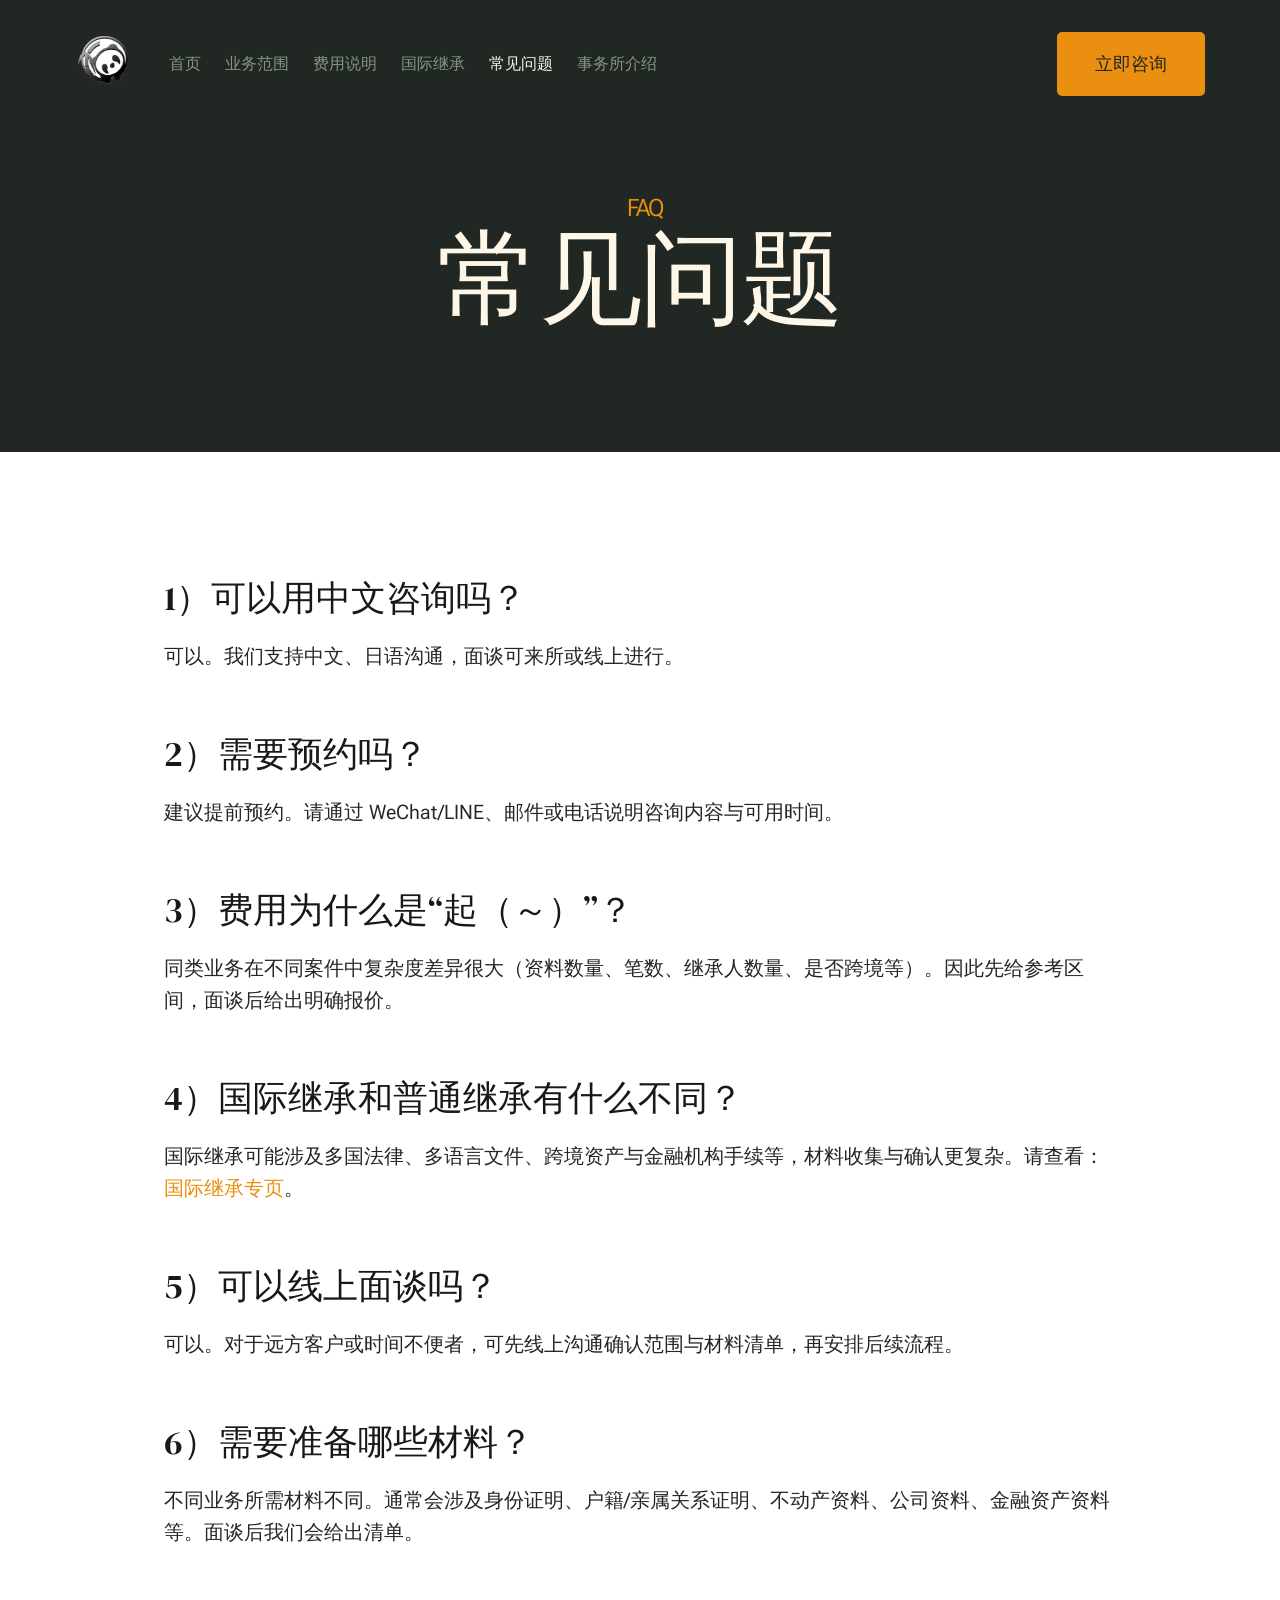
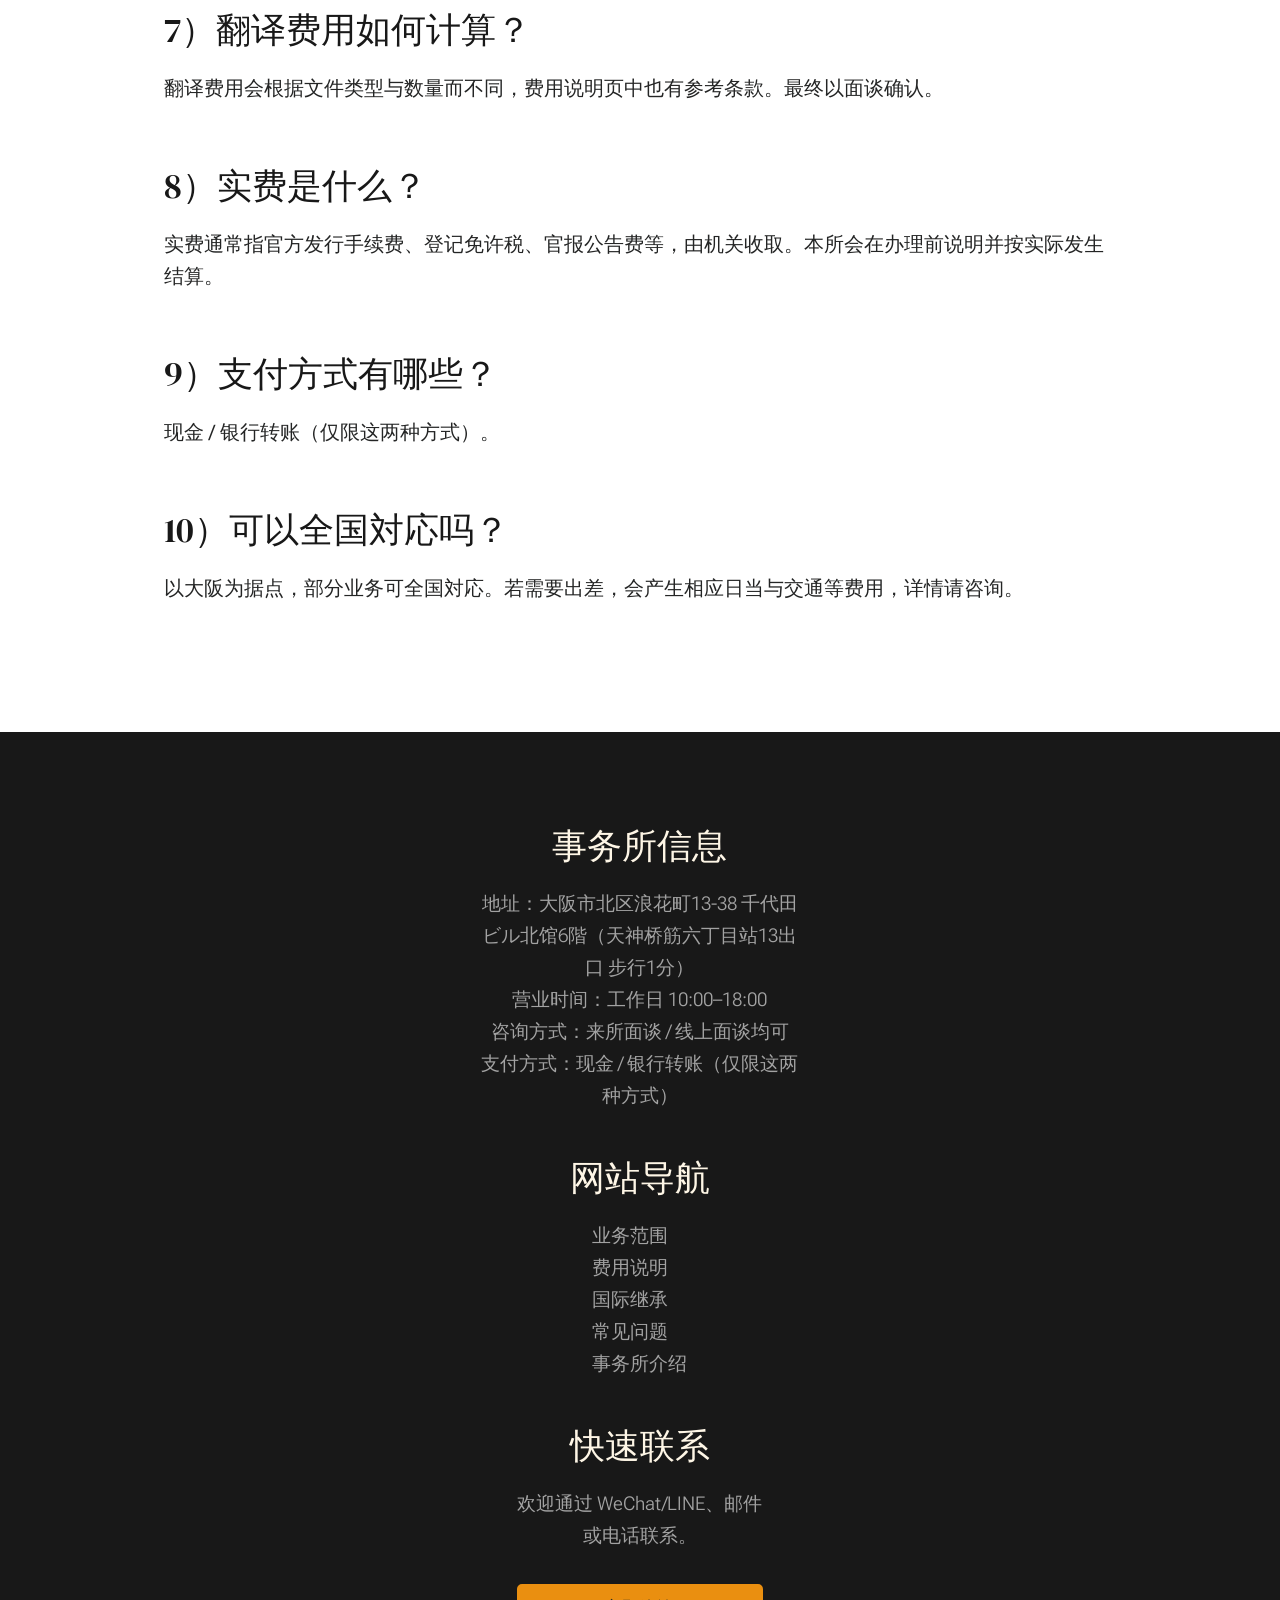
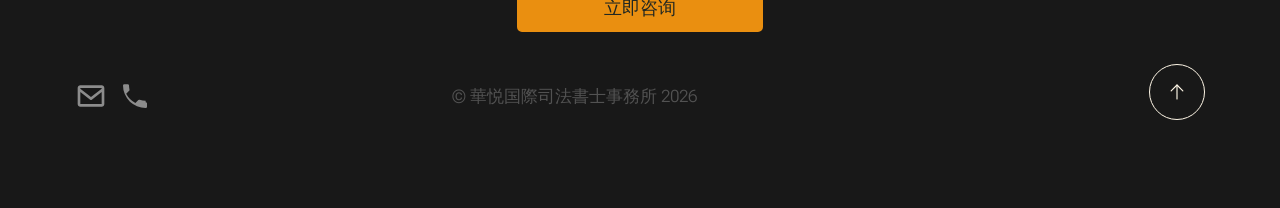
<file: faq.html>
<!DOCTYPE html>
<html lang="zh-CN" class="no-js">
<head>
  <meta charset="utf-8">
  <meta name="viewport" content="width=device-width, initial-scale=1">
  <title>常见问题 - 華悦国際司法書士事務所</title>

  <script>
    document.documentElement.classList.remove('no-js');
    document.documentElement.classList.add('js');
  </script>

  <link rel="stylesheet" href="css/vendor.css">
  <link rel="stylesheet" href="css/styles.css">

  <link rel="apple-touch-icon" sizes="180x180" href="assets/images/apple-touch-icon.png">
  <link rel="icon" type="image/png" sizes="32x32" href="assets/images/favicon-32x32.png">
  <link rel="icon" type="image/png" sizes="16x16" href="assets/images/favicon-16x16.png">
  <link rel="manifest" href="site.webmanifest">
</head>

<body id="top">

  <div id="preloader">
    <div id="loader" class="dots-fade">
      <div></div><div></div><div></div>
    </div>
  </div>

  <div id="page" class="s-pagewrap">

    <header class="s-header">
      <div class="row s-header__inner width-sixteen-col">
        <div class="s-header__block">
          <div class="s-header__logo">
            <a class="logo" href="index.html">
              <img src="assets/images/kaetsu_panda_only.svg" alt="Homepage">
            </a>
          </div>
          <a class="s-header__menu-toggle" href="#0"><span>Menu</span></a>
        </div>

        <nav class="s-header__nav">
          <ul class="s-header__menu-links">
            <li><a href="index.html">首页</a></li>
            <li><a href="services.html">业务范围</a></li>
            <li><a href="pricing.html">费用说明</a></li>
            <li><a href="inheritance-international.html">国际继承</a></li>
            <li class="current"><a href="faq.html">常见问题</a></li>
            <li><a href="office.html">事务所介绍</a></li>
          </ul>

          <div class="s-header__contact">
            <a href="#0" class="btn btn--primary s-header__contact-btn" data-open-consult>立即咨询</a>
          </div>
        </nav>
      </div>
    </header>

    <section id="content" class="s-content">

      <section class="s-pageheader pageheader">
        <div class="row">
          <div class="column xl-12">
            <h1 class="page-title">
              <span class="page-title__small-type text-pretitle">FAQ</span>
              常见问题
            </h1>
          </div>
        </div>
      </section>

      <section class="s-pagecontent pagecontent">
        <div class="row width-narrower pagemain">
          <div class="column xl-12">

            <h3>1）可以用中文咨询吗？</h3>
            <p>可以。我们支持中文、日语沟通，面谈可来所或线上进行。</p>

            <h3>2）需要预约吗？</h3>
            <p>建议提前预约。请通过 WeChat/LINE、邮件或电话说明咨询内容与可用时间。</p>

            <h3>3）费用为什么是“起（～）”？</h3>
            <p>同类业务在不同案件中复杂度差异很大（资料数量、笔数、继承人数量、是否跨境等）。因此先给参考区间，面谈后给出明确报价。</p>

            <h3>4）国际继承和普通继承有什么不同？</h3>
            <p>国际继承可能涉及多国法律、多语言文件、跨境资产与金融机构手续等，材料收集与确认更复杂。请查看：<a href="inheritance-international.html">国际继承专页</a>。</p>

            <h3>5）可以线上面谈吗？</h3>
            <p>可以。对于远方客户或时间不便者，可先线上沟通确认范围与材料清单，再安排后续流程。</p>

            <h3>6）需要准备哪些材料？</h3>
            <p>不同业务所需材料不同。通常会涉及身份证明、户籍/亲属关系证明、不动产资料、公司资料、金融资产资料等。面谈后我们会给出清单。</p>

            <h3>7）翻译费用如何计算？</h3>
            <p>翻译费用会根据文件类型与数量而不同，费用说明页中也有参考条款。最终以面谈确认。</p>

            <h3>8）实费是什么？</h3>
            <p>实费通常指官方发行手续费、登记免许税、官报公告费等，由机关收取。本所会在办理前说明并按实际发生结算。</p>

            <h3>9）支付方式有哪些？</h3>
            <p>现金 / 银行转账（仅限这两种方式）。</p>

            <h3>10）可以全国対応吗？</h3>
            <p>以大阪为据点，部分业务可全国対応。若需要出差，会产生相应日当与交通等费用，详情请咨询。</p>

          </div>
        </div>
      </section>

    </section>

    <footer class="s-footer">
      <div class="row s-footer__content">
        <div class="column xl-6 lg-6 md-12 s-footer__block s-footer__about">
          <h3>事务所信息</h3>
          <p>
            地址：大阪市北区浪花町13-38 千代田ビル北馆6階（天神桥筋六丁目站13出口 步行1分）<br>
            营业时间：工作日 10:00–18:00<br>
            咨询方式：来所面谈 / 线上面谈均可<br>
            支付方式：现金 / 银行转账（仅限这两种方式）
          </p>
        </div>

        <div class="column xl-3 lg-6 md-12 s-footer__block s-footer__site-links">
          <h3>网站导航</h3>
          <ul class="link-list">
            <li><a href="services.html">业务范围</a></li>
            <li><a href="pricing.html">费用说明</a></li>
            <li><a href="inheritance-international.html">国际继承</a></li>
            <li><a href="faq.html">常见问题</a></li>
            <li><a href="office.html">事务所介绍</a></li>
          </ul>
        </div>

        <div class="column xl-3 lg-6 md-12 tab-12 s-footer__block s-footer__newsletter">
          <h3>快速联系</h3>
          <p>欢迎通过 WeChat/LINE、邮件或电话联系。</p>
          <div class="u-add-top-0-5">
            <a class="btn btn--primary btn--small u-fullwidth" href="#0" data-open-consult>立即咨询</a>
          </div>
        </div>
      </div>

      <div class="row s-footer__bottom">
        <div class="column xl-6 lg-12">
          <ul class="s-footer__social social-list">
            <li>
              <a href="mailto:kaetu2025@gmail.com">
                <svg xmlns="http://www.w3.org/2000/svg" width="24" height="24" viewBox="0 0 24 24" style="fill:rgba(0, 0, 0, 1);">
                  <path d="M20 4H4c-1.103 0-2 .897-2 2v12c0 1.103.897 2 2 2h16c1.103 0 2-.897 2-2V6c0-1.103-.897-2-2-2zm0 2v.511l-8 6.223-8-6.222V6h16zM4 18V9.044l7.386 5.745a.994.994 0 0 0 1.228 0L20 9.044 20.002 18H4z"></path>
                </svg>
                <span class="u-screen-reader-text">Email</span>
              </a>
            </li>
            <li>
              <a href="tel:0666168879">
                <svg xmlns="http://www.w3.org/2000/svg" width="24" height="24" viewBox="0 0 24 24" style="fill:rgba(0, 0, 0, 1);">
                  <path d="M20 15.5a14.56 14.56 0 0 1-4.5-.7 1 1 0 0 0-1 .24l-2.2 2.2a16.1 16.1 0 0 1-6.9-6.9l2.2-2.2a1 1 0 0 0 .24-1A14.56 14.56 0 0 1 7.5 4a1 1 0 0 0-1-.9H4a1 1 0 0 0-1 1A17 17 0 0 0 20 21a1 1 0 0 0 1-1v-2.5a1 1 0 0 0-1-.9Z"></path>
                </svg>
                <span class="u-screen-reader-text">Phone</span>
              </a>
            </li>
          </ul>
        </div>

        <div class="column xl-6 lg-12">
          <p class="ss-copyright">
            <span>© 華悦国際司法書士事務所 2026</span>
          </p>
        </div>

        <div class="ss-go-top">
          <a class="smoothscroll" title="Back to Top" href="#top">
            <svg xmlns="http://www.w3.org/2000/svg" viewBox="0 0 24 24" width="36" height="36" fill="none" stroke="#ffffff" stroke-width="1" stroke-linecap="round" stroke-linejoin="round">
              <polyline points="17 11 12 6 7 11"></polyline>
              <line x1="12" y1="18" x2="12" y2="6"></line>
            </svg>
          </a>
        </div>
      </div>
    </footer>

    <dialog id="consult-dialog" class="consult-dialog">
      <div class="consult-dialog__inner">
        <button class="consult-dialog__close" type="button" aria-label="关闭" data-close-consult>×</button>
        <h3 class="consult-dialog__title">立即咨询（WeChat / LINE）</h3>
        <p class="consult-dialog__desc">请扫码添加，或直接通过邮件/电话联系我们。</p>
        <div class="consult-dialog__qr">
          <img src="assets/images/qr/wechat-line.jpg" alt="咨询二维码">
        </div>
        <div class="consult-dialog__meta">
          <p><strong>邮箱：</strong><a href="mailto:kaetu2025@gmail.com">kaetu2025@gmail.com</a></p>
          <p><strong>电话：</strong><a href="tel:0666168879">06-6616-8879</a></p>
          <p class="u-add-bottom-0"><strong>工作时间：</strong>工作日 10:00–18:00</p>
        </div>
      </div>
    </dialog>

  </div>

  <script src="js/plugins.js"></script>
  <script src="js/main.js"></script>
  <script src="js/consult-dialog.js"></script>

</body>
</html>
</file>
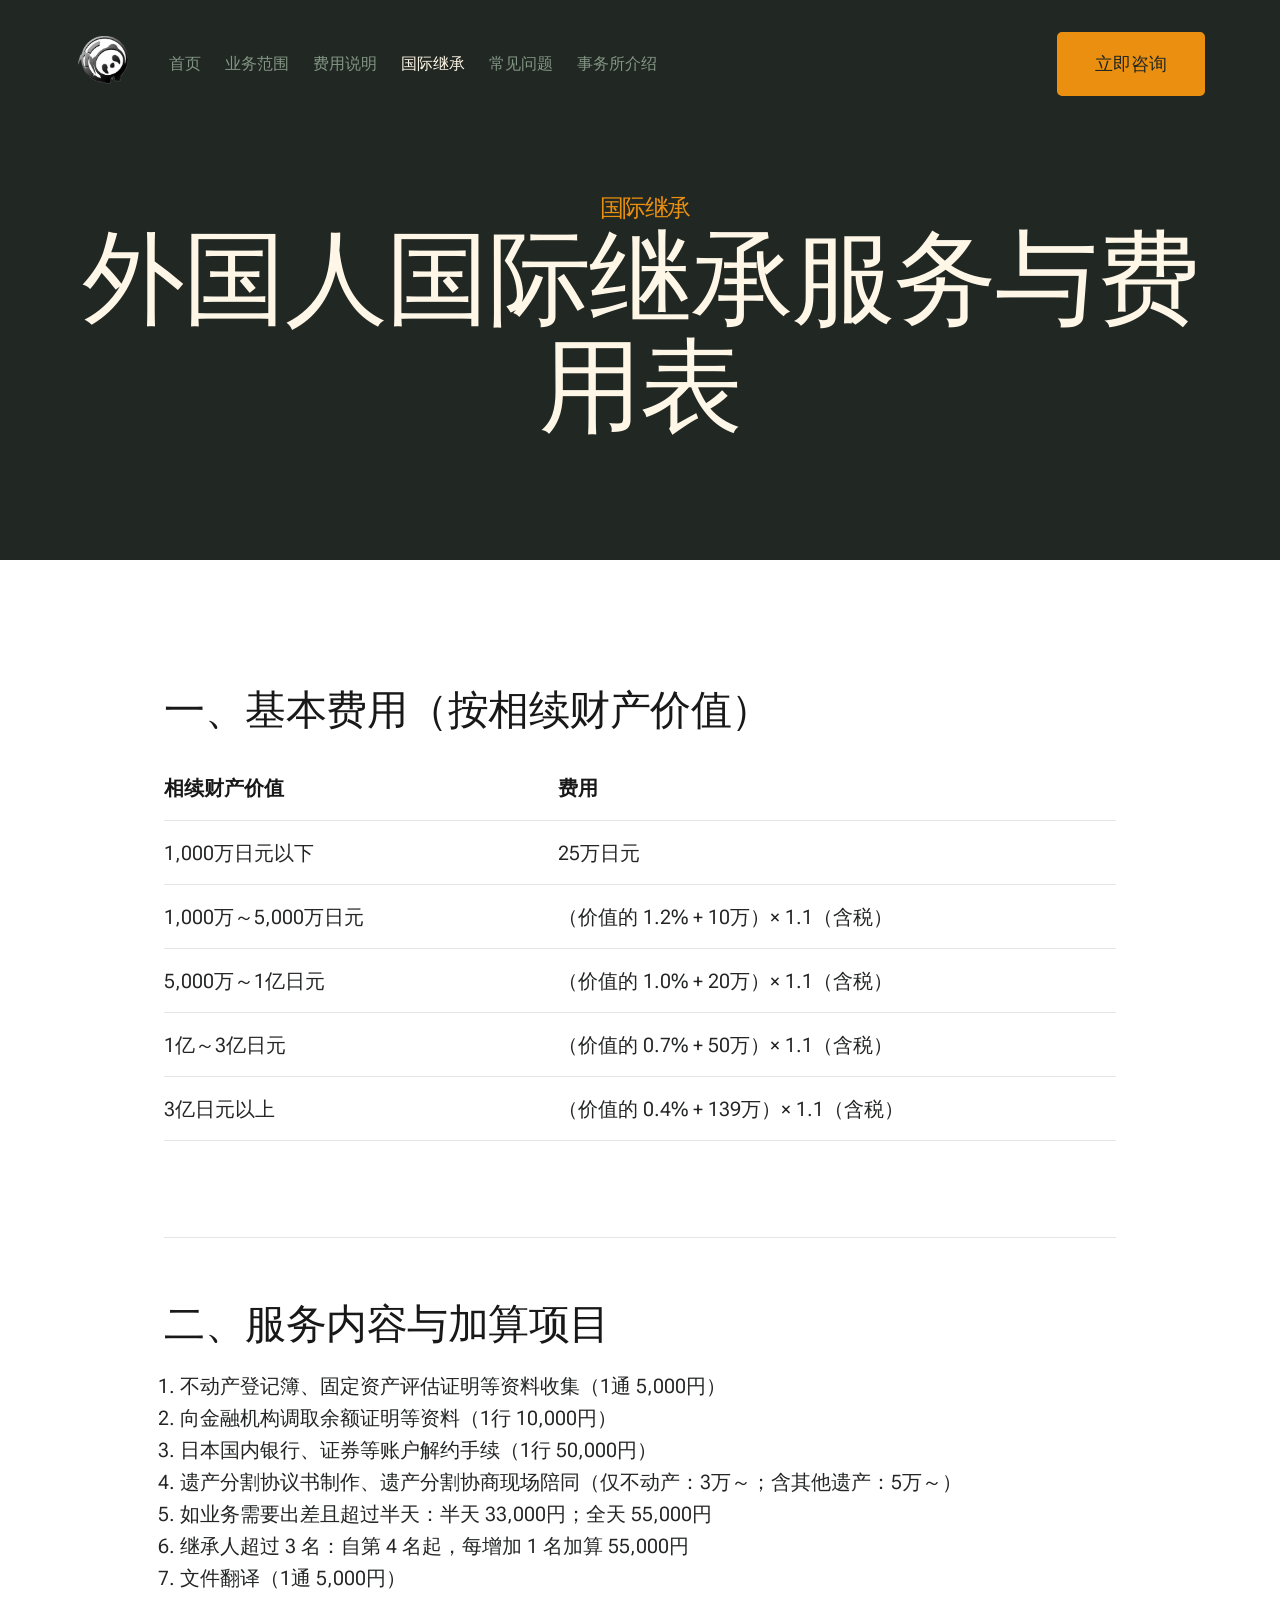
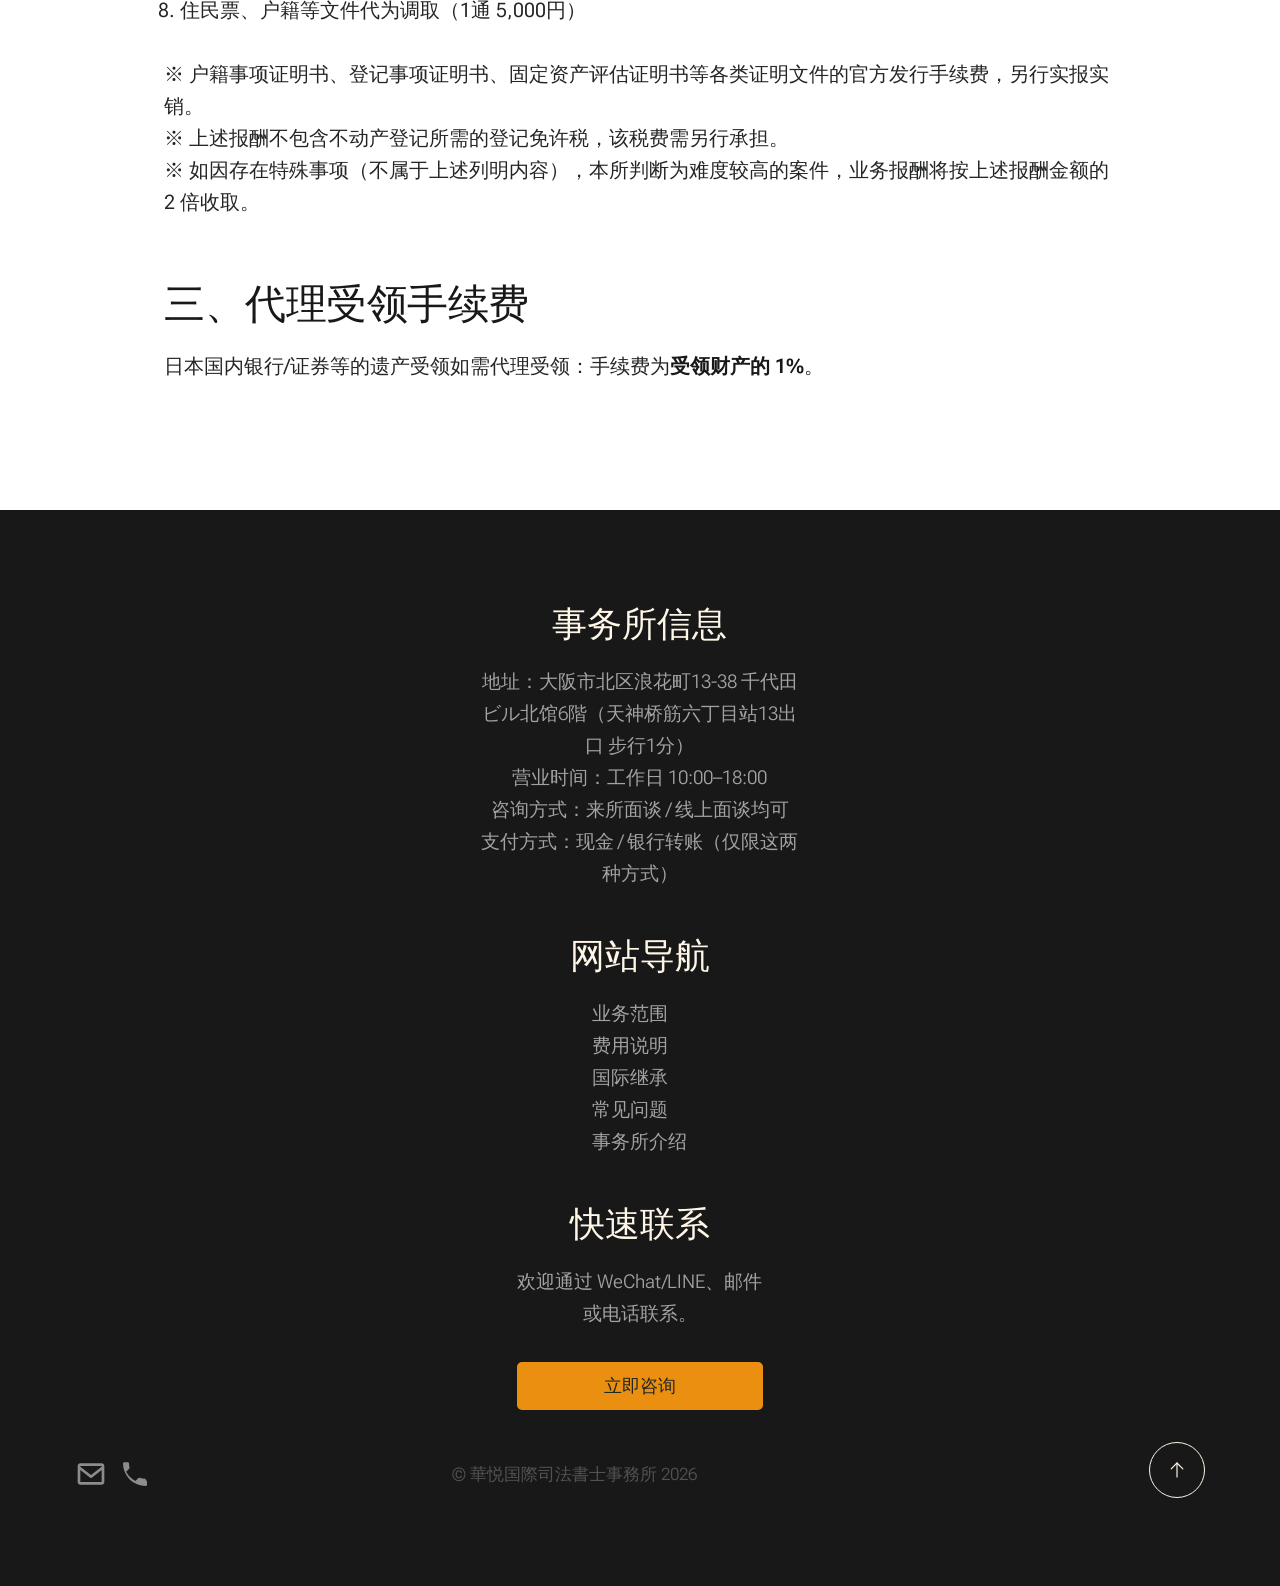
<file: inheritance-international.html>
<!DOCTYPE html>
<html lang="zh-CN" class="no-js">
<head>
  <meta charset="utf-8">
  <meta name="viewport" content="width=device-width, initial-scale=1">
  <title>国际继承 - 服务与费用 - 華悦国際司法書士事務所</title>

  <script>
    document.documentElement.classList.remove('no-js');
    document.documentElement.classList.add('js');
  </script>

  <link rel="stylesheet" href="css/vendor.css">
  <link rel="stylesheet" href="css/styles.css">

  <link rel="apple-touch-icon" sizes="180x180" href="assets/images/apple-touch-icon.png">
  <link rel="icon" type="image/png" sizes="32x32" href="assets/images/favicon-32x32.png">
  <link rel="icon" type="image/png" sizes="16x16" href="assets/images/favicon-16x16.png">
  <link rel="manifest" href="site.webmanifest">
</head>

<body id="top">

  <div id="preloader">
    <div id="loader" class="dots-fade">
      <div></div><div></div><div></div>
    </div>
  </div>

  <div id="page" class="s-pagewrap">

    <header class="s-header">
      <div class="row s-header__inner width-sixteen-col">
        <div class="s-header__block">
          <div class="s-header__logo">
            <a class="logo" href="index.html">
              <img src="assets/images/kaetsu_panda_only.svg" alt="Homepage">
            </a>
          </div>
          <a class="s-header__menu-toggle" href="#0"><span>Menu</span></a>
        </div>

        <nav class="s-header__nav">
          <ul class="s-header__menu-links">
            <li><a href="index.html">首页</a></li>
            <li><a href="services.html">业务范围</a></li>
            <li><a href="pricing.html">费用说明</a></li>
            <li class="current"><a href="inheritance-international.html">国际继承</a></li>
            <li><a href="faq.html">常见问题</a></li>
            <li><a href="office.html">事务所介绍</a></li>
          </ul>

          <div class="s-header__contact">
            <a href="#0" class="btn btn--primary s-header__contact-btn" data-open-consult>立即咨询</a>
          </div>
        </nav>
      </div>
    </header>

    <section id="content" class="s-content">

      <section class="s-pageheader pageheader">
        <div class="row">
          <div class="column xl-12">
            <h1 class="page-title">
              <span class="page-title__small-type text-pretitle">国际继承</span>
              外国人国际继承服务与费用表
            </h1>
          </div>
        </div>
      </section>

      <section class="s-pagecontent pagecontent">
        <div class="row width-narrower pagemain">
          <div class="column xl-12">

            <h2>一、基本费用（按相续财产价值）</h2>
            <div class="table-responsive">
              <table>
                <thead>
                  <tr>
                    <th>相续财产价值</th>
                    <th>费用</th>
                  </tr>
                </thead>
                <tbody>
                  <tr><td>1,000万日元以下</td><td>25万日元</td></tr>
                  <tr><td>1,000万～5,000万日元</td><td>（价值的 1.2% + 10万）× 1.1（含税）</td></tr>
                  <tr><td>5,000万～1亿日元</td><td>（价值的 1.0% + 20万）× 1.1（含税）</td></tr>
                  <tr><td>1亿～3亿日元</td><td>（价值的 0.7% + 50万）× 1.1（含税）</td></tr>
                  <tr><td>3亿日元以上</td><td>（价值的 0.4% + 139万）× 1.1（含税）</td></tr>
                </tbody>
              </table>
            </div>

            <hr class="u-add-top-2 u-add-bottom-2">

            <h2>二、服务内容与加算项目</h2>
            <ol>
              <li>不动产登记簿、固定资产评估证明等资料收集（1通 5,000円）</li>
              <li>向金融机构调取余额证明等资料（1行 10,000円）</li>
              <li>日本国内银行、证券等账户解约手续（1行 50,000円）</li>
              <li>遗产分割协议书制作、遗产分割协商现场陪同（仅不动产：3万～；含其他遗产：5万～）</li>
              <li>如业务需要出差且超过半天：半天 33,000円；全天 55,000円</li>
              <li>继承人超过 3 名：自第 4 名起，每增加 1 名加算 55,000円</li>
              <li>文件翻译（1通 5,000円）</li>
              <li>住民票、户籍等文件代为调取（1通 5,000円）</li>
            </ol>

            <p class="u-add-top-0-5">
              ※ 户籍事项证明书、登记事项证明书、固定资产评估证明书等各类证明文件的官方发行手续费，另行实报实销。<br>
              ※ 上述报酬不包含不动产登记所需的登记免许税，该税费需另行承担。<br>
              ※ 如因存在特殊事项（不属于上述列明内容），本所判断为难度较高的案件，业务报酬将按上述报酬金额的 2 倍收取。
            </p>

            <h2 class="u-add-top-2">三、代理受领手续费</h2>
            <p>日本国内银行/证券等的遗产受领如需代理受领：手续费为<strong>受领财产的 1%</strong>。</p>
          </div>
        </div>

      </section>

    </section>

    <footer class="s-footer">
      <div class="row s-footer__content">
        <div class="column xl-6 lg-6 md-12 s-footer__block s-footer__about">
          <h3>事务所信息</h3>
          <p>
            地址：大阪市北区浪花町13-38 千代田ビル北馆6階（天神桥筋六丁目站13出口 步行1分）<br>
            营业时间：工作日 10:00–18:00<br>
            咨询方式：来所面谈 / 线上面谈均可<br>
            支付方式：现金 / 银行转账（仅限这两种方式）
          </p>
        </div>

        <div class="column xl-3 lg-6 md-12 s-footer__block s-footer__site-links">
          <h3>网站导航</h3>
          <ul class="link-list">
            <li><a href="services.html">业务范围</a></li>
            <li><a href="pricing.html">费用说明</a></li>
            <li><a href="inheritance-international.html">国际继承</a></li>
            <li><a href="faq.html">常见问题</a></li>
            <li><a href="office.html">事务所介绍</a></li>
          </ul>
        </div>

        <div class="column xl-3 lg-6 md-12 tab-12 s-footer__block s-footer__newsletter">
          <h3>快速联系</h3>
          <p>欢迎通过 WeChat/LINE、邮件或电话联系。</p>
          <div class="u-add-top-0-5">
            <a class="btn btn--primary btn--small u-fullwidth" href="#0" data-open-consult>立即咨询</a>
          </div>
        </div>
      </div>

      <div class="row s-footer__bottom">
        <div class="column xl-6 lg-12">
          <ul class="s-footer__social social-list">
            <li>
              <a href="mailto:kaetu2025@gmail.com">
                <svg xmlns="http://www.w3.org/2000/svg" width="24" height="24" viewBox="0 0 24 24" style="fill:rgba(0, 0, 0, 1);">
                  <path d="M20 4H4c-1.103 0-2 .897-2 2v12c0 1.103.897 2 2 2h16c1.103 0 2-.897 2-2V6c0-1.103-.897-2-2-2zm0 2v.511l-8 6.223-8-6.222V6h16zM4 18V9.044l7.386 5.745a.994.994 0 0 0 1.228 0L20 9.044 20.002 18H4z"></path>
                </svg>
                <span class="u-screen-reader-text">Email</span>
              </a>
            </li>
            <li>
              <a href="tel:0666168879">
                <svg xmlns="http://www.w3.org/2000/svg" width="24" height="24" viewBox="0 0 24 24" style="fill:rgba(0, 0, 0, 1);">
                  <path d="M20 15.5a14.56 14.56 0 0 1-4.5-.7 1 1 0 0 0-1 .24l-2.2 2.2a16.1 16.1 0 0 1-6.9-6.9l2.2-2.2a1 1 0 0 0 .24-1A14.56 14.56 0 0 1 7.5 4a1 1 0 0 0-1-.9H4a1 1 0 0 0-1 1A17 17 0 0 0 20 21a1 1 0 0 0 1-1v-2.5a1 1 0 0 0-1-.9Z"></path>
                </svg>
                <span class="u-screen-reader-text">Phone</span>
              </a>
            </li>
          </ul>
        </div>

        <div class="column xl-6 lg-12">
          <p class="ss-copyright">
            <span>© 華悦国際司法書士事務所 2026</span>
          </p>
        </div>

        <div class="ss-go-top">
          <a class="smoothscroll" title="Back to Top" href="#top">
            <svg xmlns="http://www.w3.org/2000/svg" viewBox="0 0 24 24" width="36" height="36" fill="none" stroke="#ffffff" stroke-width="1" stroke-linecap="round" stroke-linejoin="round">
              <polyline points="17 11 12 6 7 11"></polyline>
              <line x1="12" y1="18" x2="12" y2="6"></line>
            </svg>
          </a>
        </div>
      </div>
    </footer>

    <dialog id="consult-dialog" class="consult-dialog">
      <div class="consult-dialog__inner">
        <button class="consult-dialog__close" type="button" aria-label="关闭" data-close-consult>×</button>
        <h3 class="consult-dialog__title">立即咨询（WeChat / LINE）</h3>
        <p class="consult-dialog__desc">请扫码添加，或直接通过邮件/电话联系我们。</p>
        <div class="consult-dialog__qr">
          <img src="assets/images/qr/wechat-line.jpg" alt="咨询二维码">
        </div>
        <div class="consult-dialog__meta">
          <p><strong>邮箱：</strong><a href="mailto:kaetu2025@gmail.com">kaetu2025@gmail.com</a></p>
          <p><strong>电话：</strong><a href="tel:0666168879">06-6616-8879</a></p>
          <p class="u-add-bottom-0"><strong>工作时间：</strong>工作日 10:00–18:00</p>
        </div>
      </div>
    </dialog>

  </div>

  <script src="js/plugins.js"></script>
  <script src="js/main.js"></script>
  <script src="js/consult-dialog.js"></script>

</body>
</html>
</file>
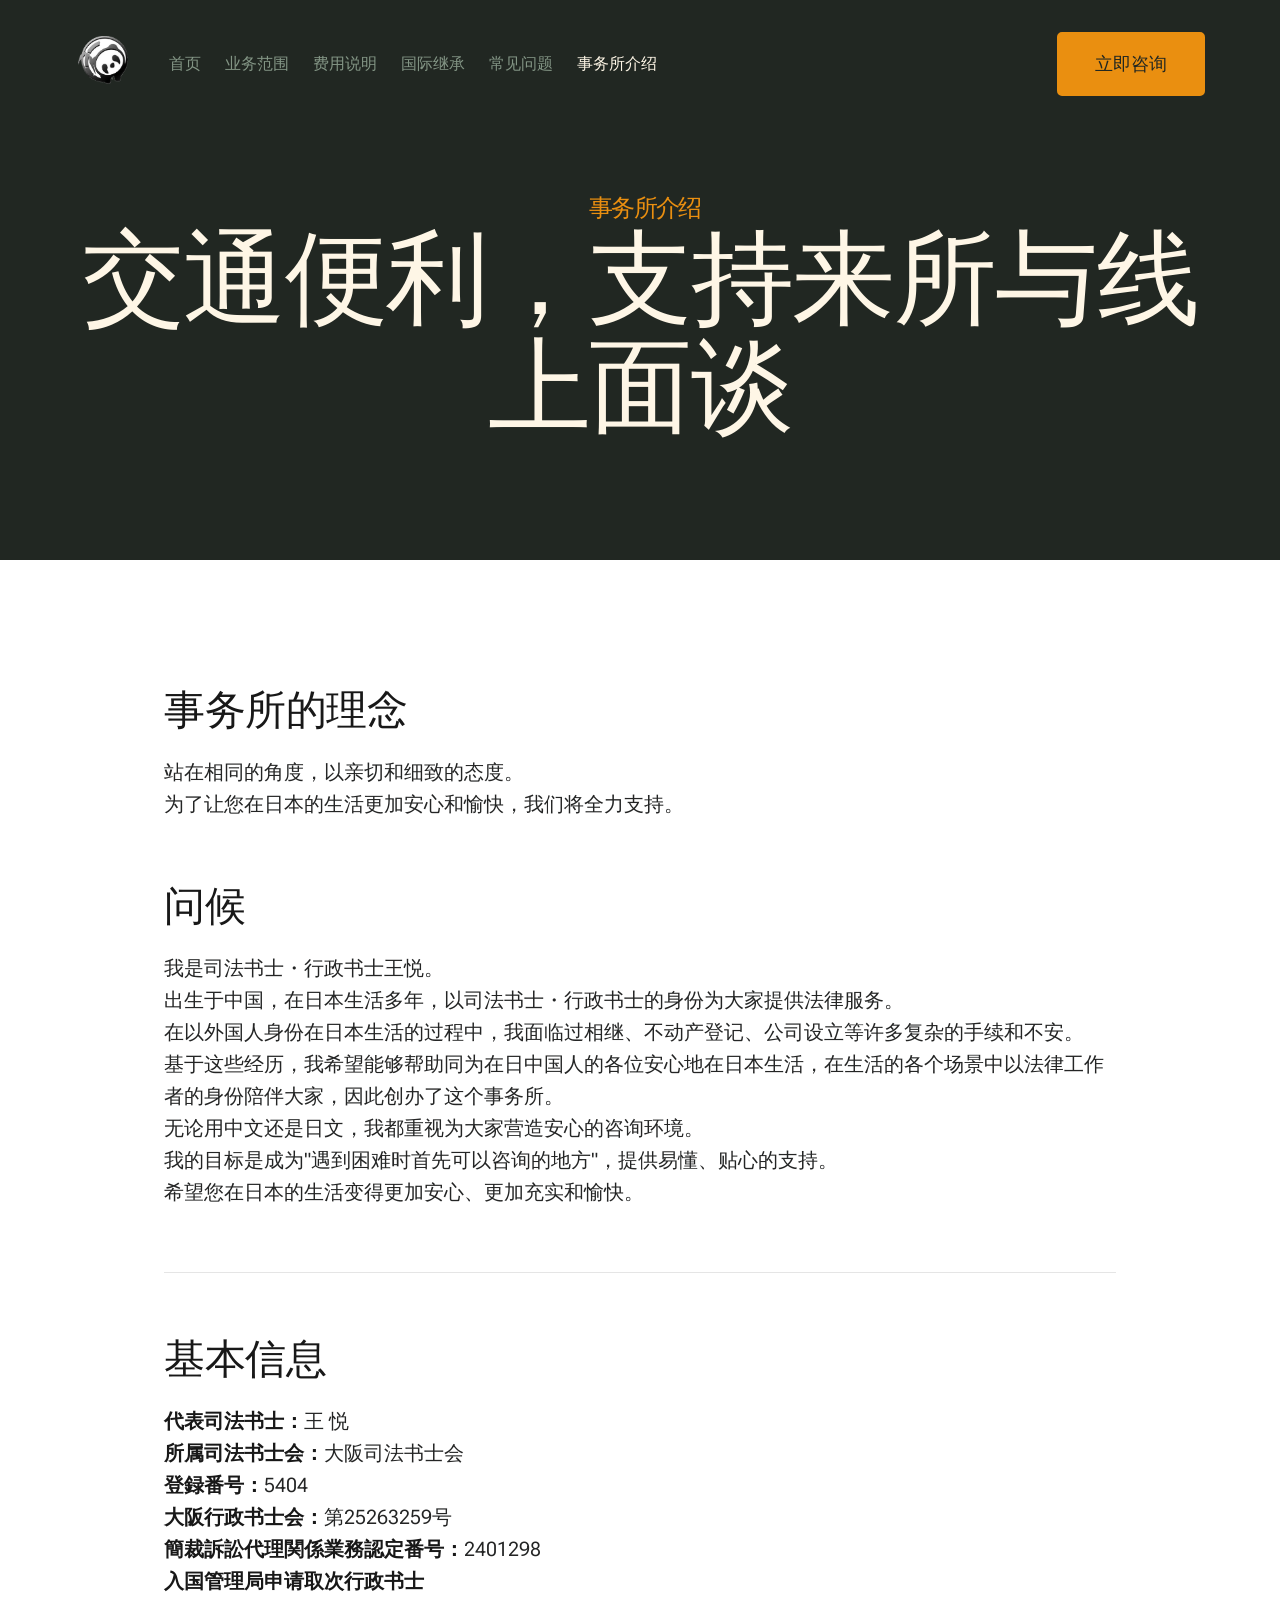
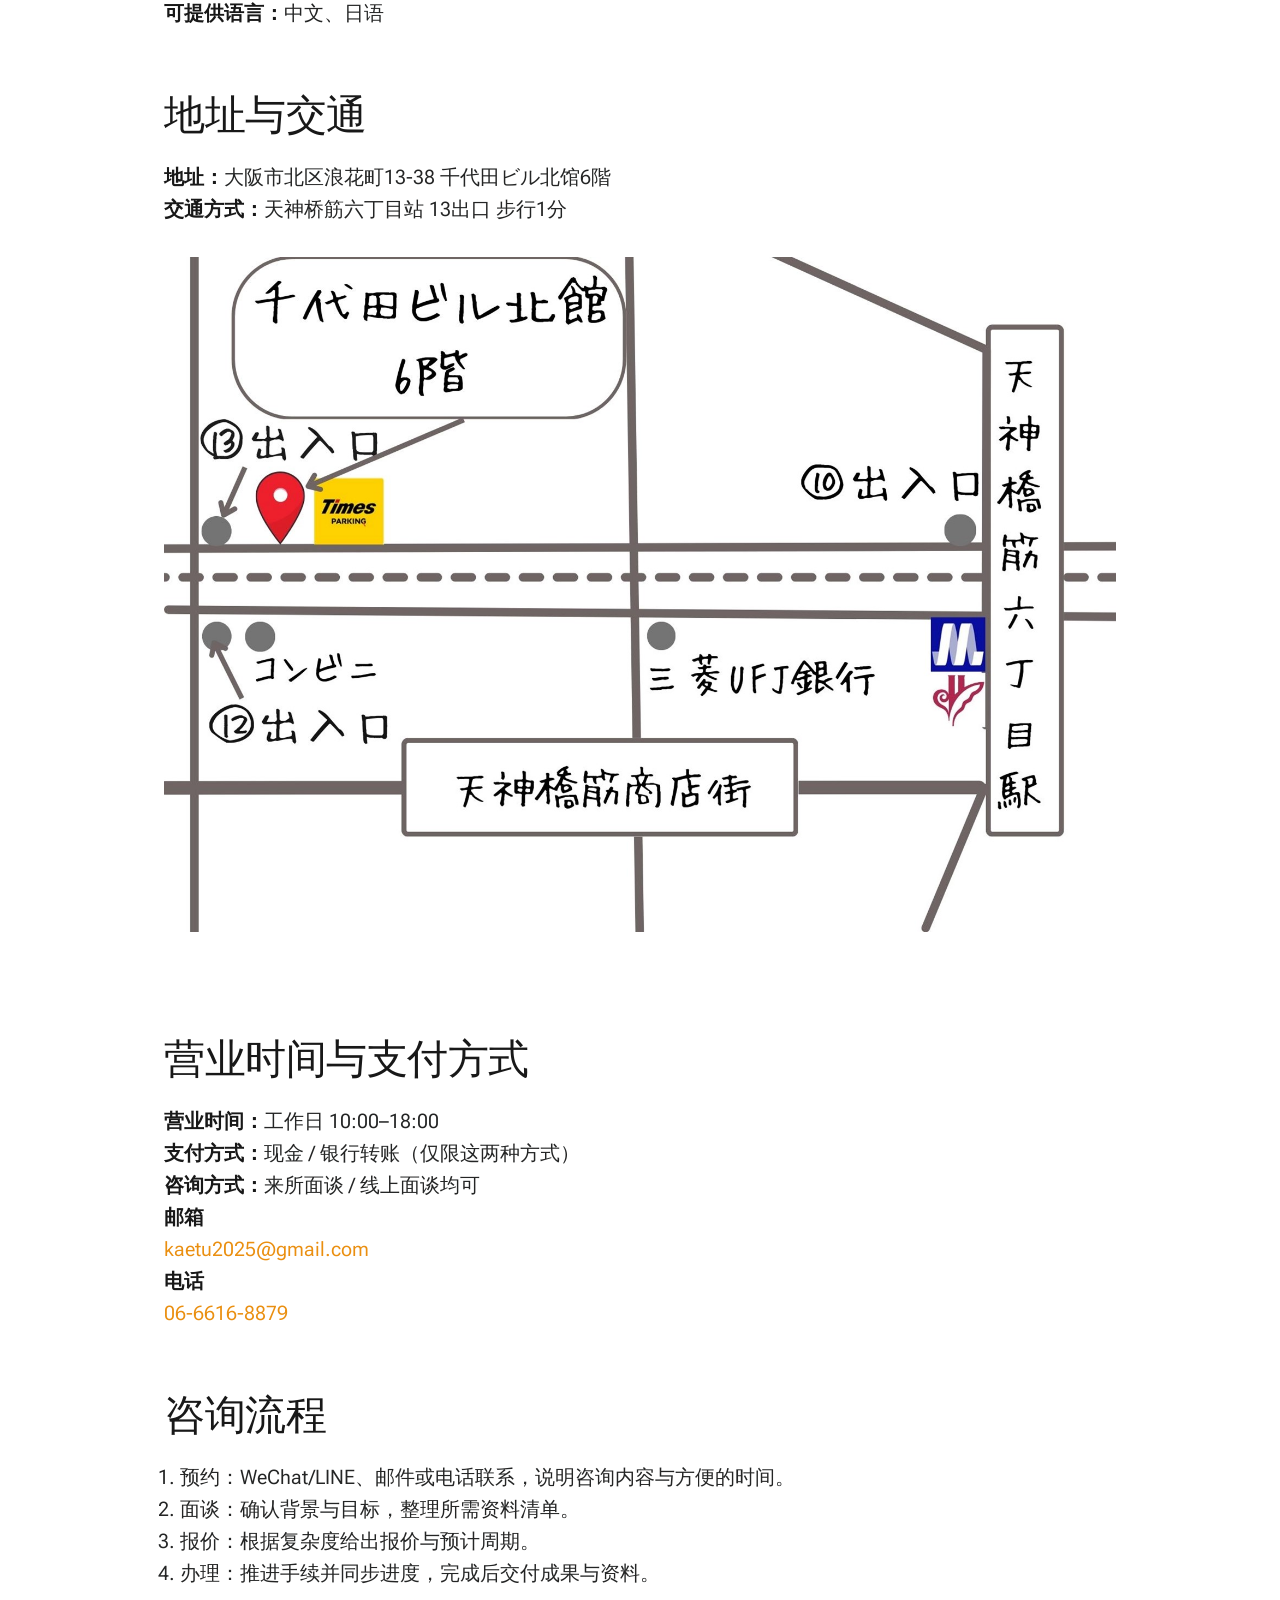
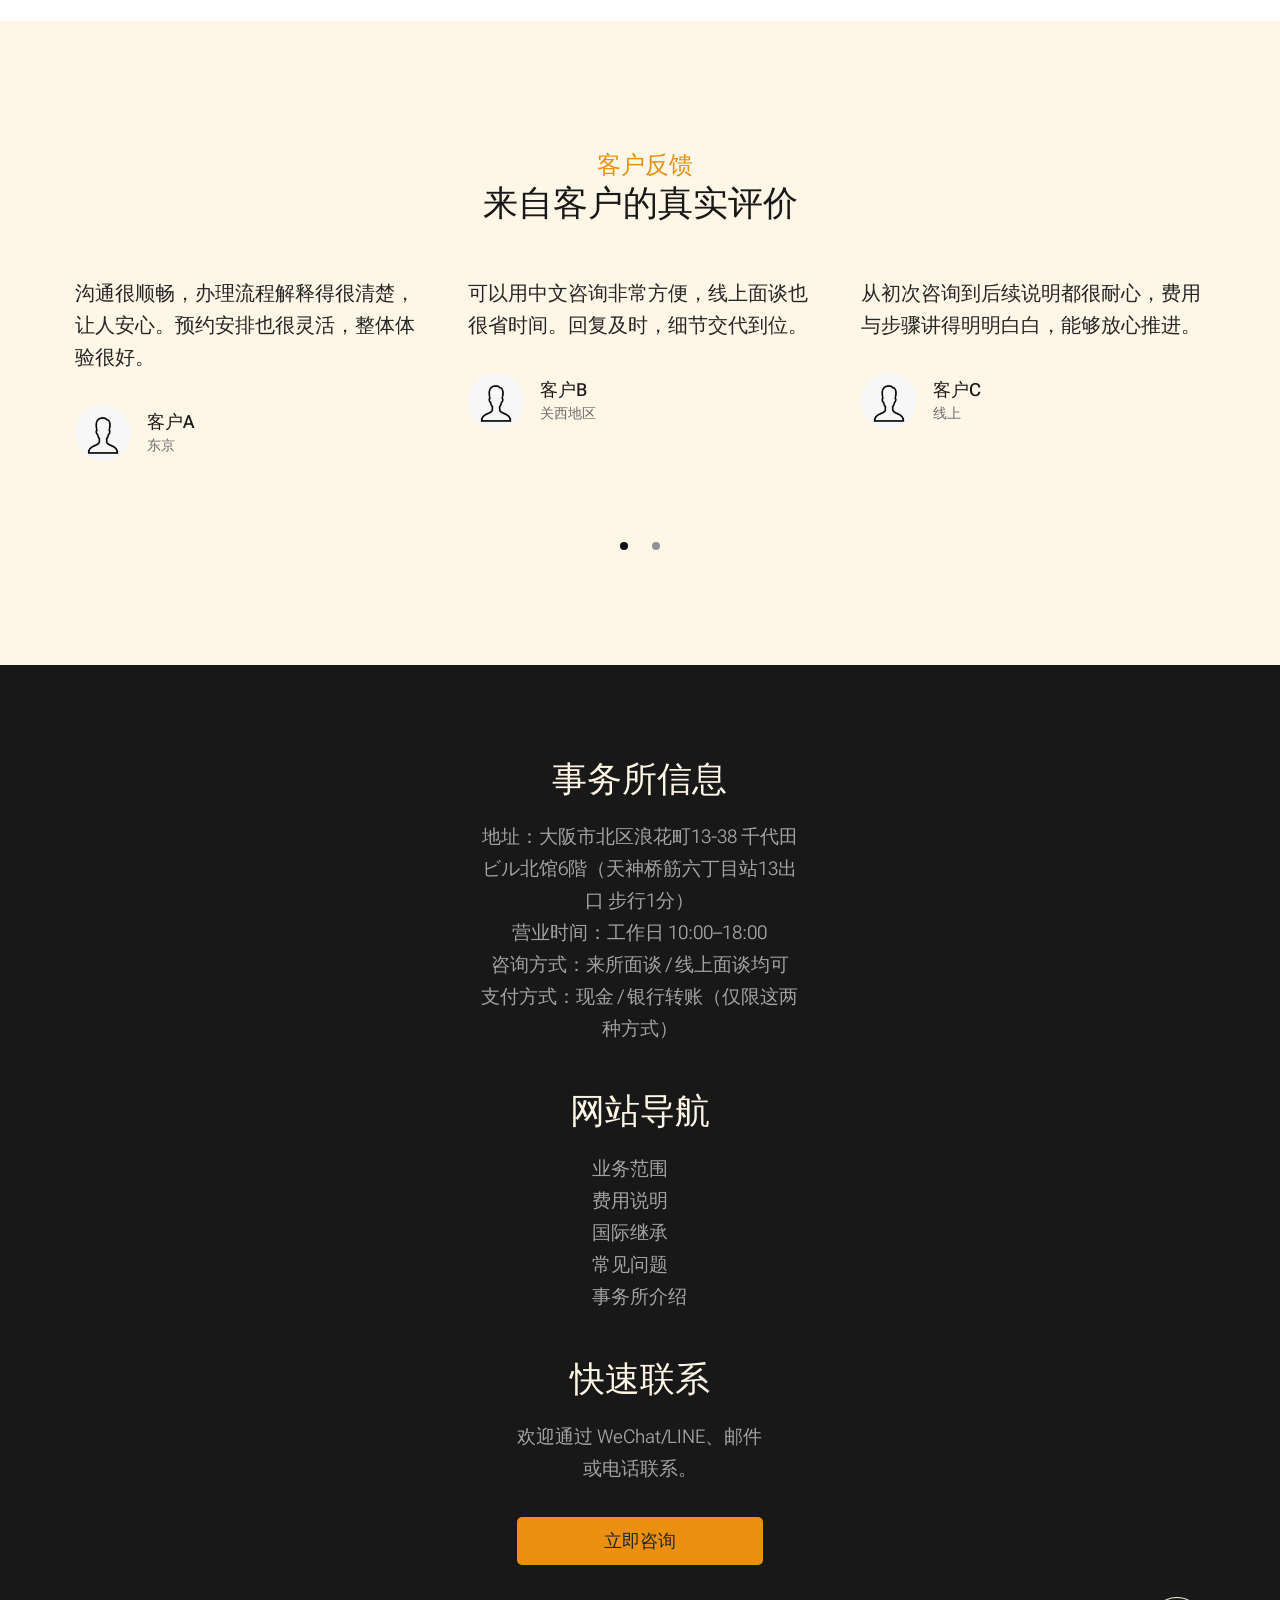
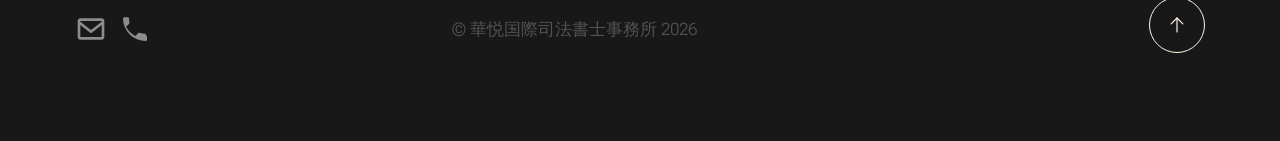
<file: office.html>
<!DOCTYPE html>
<html lang="zh-CN" class="no-js">
<head>
  <meta charset="utf-8">
  <meta name="viewport" content="width=device-width, initial-scale=1">
  <title>事务所介绍 - 華悦国際司法書士事務所</title>

  <script>
    document.documentElement.classList.remove('no-js');
    document.documentElement.classList.add('js');
  </script>

  <link rel="stylesheet" href="css/vendor.css">
  <link rel="stylesheet" href="css/styles.css">

  <link rel="apple-touch-icon" sizes="180x180" href="assets/images/apple-touch-icon.png">
  <link rel="icon" type="image/png" sizes="32x32" href="assets/images/favicon-32x32.png">
  <link rel="icon" type="image/png" sizes="16x16" href="assets/images/favicon-16x16.png">
  <link rel="manifest" href="site.webmanifest">
</head>

<body id="top">

  <div id="preloader">
    <div id="loader" class="dots-fade">
      <div></div><div></div><div></div>
    </div>
  </div>

  <div id="page" class="s-pagewrap">

    <header class="s-header">
      <div class="row s-header__inner width-sixteen-col">
        <div class="s-header__block">
          <div class="s-header__logo">
            <a class="logo" href="index.html">
              <img src="assets/images/kaetsu_panda_only.svg" alt="Homepage">
            </a>
          </div>
          <a class="s-header__menu-toggle" href="#0"><span>Menu</span></a>
        </div>

        <nav class="s-header__nav">
          <ul class="s-header__menu-links">
            <li><a href="index.html">首页</a></li>
            <li><a href="services.html">业务范围</a></li>
            <li><a href="pricing.html">费用说明</a></li>
            <li><a href="inheritance-international.html">国际继承</a></li>
            <li><a href="faq.html">常见问题</a></li>
            <li class="current"><a href="office.html">事务所介绍</a></li>
          </ul>

          <div class="s-header__contact">
            <a href="#0" class="btn btn--primary s-header__contact-btn" data-open-consult>立即咨询</a>
          </div>
        </nav>
      </div>
    </header>

    <section id="content" class="s-content">

      <section class="s-pageheader pageheader">
        <div class="row">
          <div class="column xl-12">
            <h1 class="page-title">
              <span class="page-title__small-type text-pretitle">事务所介绍</span>
              交通便利，支持来所与线上面谈
            </h1>
          </div>
        </div>
      </section>

      <section class="s-pagecontent pagecontent overwriteBottonBorder">
        <div class="row width-narrower pagemain">
          <div class="column xl-12">

            <h2 id="office-philosophy">事务所的理念</h2>
            <p>
              站在相同的角度，以亲切和细致的态度。<br>
              为了让您在日本的生活更加安心和愉快，我们将全力支持。
            </p>

            <h2 id="greeting-title" class="u-add-top-1-5">问候</h2>
            <p id="greeting-body">
              我是司法书士・行政书士王悦。<br>
              出生于中国，在日本生活多年，以司法书士・行政书士的身份为大家提供法律服务。<br>
              在以外国人身份在日本生活的过程中，我面临过相继、不动产登记、公司设立等许多复杂的手续和不安。<br>
              基于这些经历，我希望能够帮助同为在日中国人的各位安心地在日本生活，在生活的各个场景中以法律工作者的身份陪伴大家，因此创办了这个事务所。<br>
              无论用中文还是日文，我都重视为大家营造安心的咨询环境。<br>
              我的目标是成为"遇到困难时首先可以咨询的地方"，提供易懂、贴心的支持。<br>
              希望您在日本的生活变得更加安心、更加充实和愉快。
            </p>

            <hr class="u-add-top-2 u-add-bottom-2">

            <h2>基本信息</h2>
            <p>
              <strong>代表司法书士：</strong>王 悦<br>
              <strong>所属司法书士会：</strong>大阪司法书士会<br>
              <strong>登録番号：</strong>5404<br>
              <strong>大阪行政书士会：</strong>第25263259号 <br>
              <strong>簡裁訴訟代理関係業務認定番号：</strong>2401298<br>
              <strong>入国管理局申请取次行政书士 </strong><br>
              <strong>可提供语言：</strong>中文、日语
            </p>

            <h2 class="u-add-top-1-5">地址与交通</h2>
            <p>
              <strong>地址：</strong>大阪市北区浪花町13-38 千代田ビル北馆6階<br>
              <strong>交通方式：</strong>天神桥筋六丁目站 13出口 步行1分
            </p>

            <a
            href="https://www.google.com/maps?q=%E5%A4%A7%E9%98%AA%E5%B8%82%E5%8C%97%E5%8C%BA%E6%B5%AA%E8%8A%B1%E7%94%BA13-38%20%E5%8D%83%E4%BB%A3%E7%94%B0%E3%83%93%E3%83%AB%E5%8C%97%E9%A4%A86%E9%9A%8E"
            target="_blank"
            rel="noopener noreferrer"
            >
            <img
            src="assets/images/thumbs/location/office-map.jpg"
            />
            </a>


            <h2 class="u-add-top-1-5">营业时间与支付方式</h2>
           
              <strong>营业时间：</strong>工作日 10:00–18:00<br>
              <strong>支付方式：</strong>现金 / 银行转账（仅限这两种方式）<br>
              <strong>咨询方式：</strong>来所面谈 / 线上面谈均可<br>
              <div>
                  <strong>邮箱</strong><br>
                  <a href="mailto:kaetu2025@gmail.com">kaetu2025@gmail.com</a>
              </div>
              <div>
                  <strong>电话</strong>
                  <ul class="contact-list">
                      <a href="tel:0666168879">06-6616-8879</a>
                  </ul>
              </div>              

            

            <h2 class="u-add-top-1-5">咨询流程</h2>
            <ol>
              <li>预约：WeChat/LINE、邮件或电话联系，说明咨询内容与方便的时间。</li>
              <li>面谈：确认背景与目标，整理所需资料清单。</li>
              <li>报价：根据复杂度给出报价与预计周期。</li>
              <li>办理：推进手续并同步进度，完成后交付成果与资料。</li>
            </ol>

          </div>
        </div>
        <section class="s-testimonials">

            <div class="s-testimonials__header row row-x-center text-center">
                <div class="column xl-8 lg-12">

                    <p class="text-pretitle">
                    客户反馈
                    </p>
                    <h3>
                    来自客户的真实评价
                    </h3>                        

                </div>
            </div> <!--end s-testimonials__header -->

            <div class="row s-testimonials__content">
                <div class="column xl-12 testimonials">

                    <div class="swiper-container testimonials__slider page-slider">

                        <div class="swiper-wrapper">
                            <div class="testimonials__slide swiper-slide">
                                <p>
                                沟通很顺畅，办理流程解释得很清楚，让人安心。预约安排也很灵活，整体体验很好。
                                </p>
                                <div class="testimonials__author">
                                    <img src="assets/images/avatars/user.jpg" alt="客户头像" class="testimonials__avatar">
                                    <cite class="testimonials__cite">
                                        <strong>客户A</strong>
                                        <span>东京</span>
                                    </cite>
                                </div>
                            </div>
                            <div class="testimonials__slide swiper-slide">
                                <p>
                                可以用中文咨询非常方便，线上面谈也很省时间。回复及时，细节交代到位。
                                </p>
                                <div class="testimonials__author">
                                    <img src="assets/images/avatars/user.jpg" alt="客户头像" class="testimonials__avatar">
                                    <cite class="testimonials__cite">
                                        <strong>客户B</strong>
                                        <span>关西地区</span>
                                    </cite>
                                </div>
                            </div>
                            <div class="testimonials__slide swiper-slide">
                                <p>
                                从初次咨询到后续说明都很耐心，费用与步骤讲得明明白白，能够放心推进。
                                </p>
                                <div class="testimonials__author">
                                    <img src="assets/images/avatars/user.jpg" alt="客户头像" class="testimonials__avatar">
                                    <cite class="testimonials__cite">
                                        <strong>客户C</strong>
                                        <span>线上</span>
                                    </cite>
                                </div>
                            </div>
                            <div class="testimonials__slide swiper-slide">
                                <p>
                                地点离地铁很近，来所非常方便。整体处理专业且效率高，推荐给有需要的人。
                                </p>
                                <div class="testimonials__author">
                                    <img src="assets/images/avatars/user.jpg" alt="客户头像" class="testimonials__avatar">
                                    <cite class="testimonials__cite">
                                        <strong>客户D</strong>
                                        <span>大阪</span>
                                    </cite>
                                </div>
                            </div> 
                        </div> <!-- end swiper-wrapper --> 

                        <div class="swiper-pagination"></div>

                    </div> <!--end testimonials__slider --> 

                </div> <!-- testimonials -->
            </div> <!--end s-testimonials__content -->

        </section> <!-- end s-testimonials -->
      </section>

    </section>

    <footer class="s-footer">
      <div class="row s-footer__content">
        <div class="column xl-6 lg-6 md-12 s-footer__block s-footer__about">
          <h3>事务所信息</h3>
          <p>
            地址：大阪市北区浪花町13-38 千代田ビル北馆6階（天神桥筋六丁目站13出口 步行1分）<br>
            营业时间：工作日 10:00–18:00<br>
            咨询方式：来所面谈 / 线上面谈均可<br>
            支付方式：现金 / 银行转账（仅限这两种方式）
          </p>
        </div>

        <div class="column xl-3 lg-6 md-12 s-footer__block s-footer__site-links">
          <h3>网站导航</h3>
          <ul class="link-list">
            <li><a href="services.html">业务范围</a></li>
            <li><a href="pricing.html">费用说明</a></li>
            <li><a href="inheritance-international.html">国际继承</a></li>
            <li><a href="faq.html">常见问题</a></li>
            <li><a href="office.html">事务所介绍</a></li>
          </ul>
        </div>

        <div class="column xl-3 lg-6 md-12 tab-12 s-footer__block s-footer__newsletter">
          <h3>快速联系</h3>
          <p>欢迎通过 WeChat/LINE、邮件或电话联系。</p>
          <div class="u-add-top-0-5">
            <a class="btn btn--primary btn--small u-fullwidth" href="#0" data-open-consult>立即咨询</a>
          </div>
        </div>
      </div>

      <div class="row s-footer__bottom">
        <div class="column xl-6 lg-12">
          <ul class="s-footer__social social-list">
            <li>
              <a href="mailto:kaetu2025@gmail.com">
                <svg xmlns="http://www.w3.org/2000/svg" width="24" height="24" viewBox="0 0 24 24" style="fill:rgba(0, 0, 0, 1);">
                  <path d="M20 4H4c-1.103 0-2 .897-2 2v12c0 1.103.897 2 2 2h16c1.103 0 2-.897 2-2V6c0-1.103-.897-2-2-2zm0 2v.511l-8 6.223-8-6.222V6h16zM4 18V9.044l7.386 5.745a.994.994 0 0 0 1.228 0L20 9.044 20.002 18H4z"></path>
                </svg>
                <span class="u-screen-reader-text">Email</span>
              </a>
            </li>
            <li>
              <a href="tel:0666168879">
                <svg xmlns="http://www.w3.org/2000/svg" width="24" height="24" viewBox="0 0 24 24" style="fill:rgba(0, 0, 0, 1);">
                  <path d="M20 15.5a14.56 14.56 0 0 1-4.5-.7 1 1 0 0 0-1 .24l-2.2 2.2a16.1 16.1 0 0 1-6.9-6.9l2.2-2.2a1 1 0 0 0 .24-1A14.56 14.56 0 0 1 7.5 4a1 1 0 0 0-1-.9H4a1 1 0 0 0-1 1A17 17 0 0 0 20 21a1 1 0 0 0 1-1v-2.5a1 1 0 0 0-1-.9Z"></path>
                </svg>
                <span class="u-screen-reader-text">Phone</span>
              </a>
            </li>
          </ul>
        </div>

        <div class="column xl-6 lg-12">
          <p class="ss-copyright">
            <span>© 華悦国際司法書士事務所 2026</span>
          </p>
        </div>

        <div class="ss-go-top">
          <a class="smoothscroll" title="Back to Top" href="#top">
            <svg xmlns="http://www.w3.org/2000/svg" viewBox="0 0 24 24" width="36" height="36" fill="none" stroke="#ffffff" stroke-width="1" stroke-linecap="round" stroke-linejoin="round">
              <polyline points="17 11 12 6 7 11"></polyline>
              <line x1="12" y1="18" x2="12" y2="6"></line>
            </svg>
          </a>
        </div>
      </div>
    </footer>

    <dialog id="consult-dialog" class="consult-dialog">
      <div class="consult-dialog__inner">
        <button class="consult-dialog__close" type="button" aria-label="关闭" data-close-consult>×</button>
        <h3 class="consult-dialog__title">立即咨询（WeChat / LINE）</h3>
        <p class="consult-dialog__desc">请扫码添加，或直接通过邮件/电话联系我们。</p>
        <div class="consult-dialog__qr">
          <img src="assets/images/qr/wechat-line.jpg" alt="咨询二维码">
        </div>
        <div class="consult-dialog__meta">
          <p><strong>邮箱：</strong><a href="mailto:kaetu2025@gmail.com">kaetu2025@gmail.com</a></p>
          <p><strong>电话：</strong><a href="tel:0666168879">06-6616-8879</a></p>
          <p class="u-add-bottom-0"><strong>工作时间：</strong>工作日 10:00–18:00</p>
        </div>
      </div>
    </dialog>

  </div>

  <script src="js/plugins.js"></script>
  <script src="js/main.js"></script>
  <script src="js/consult-dialog.js"></script>

</body>
</html>
</file>
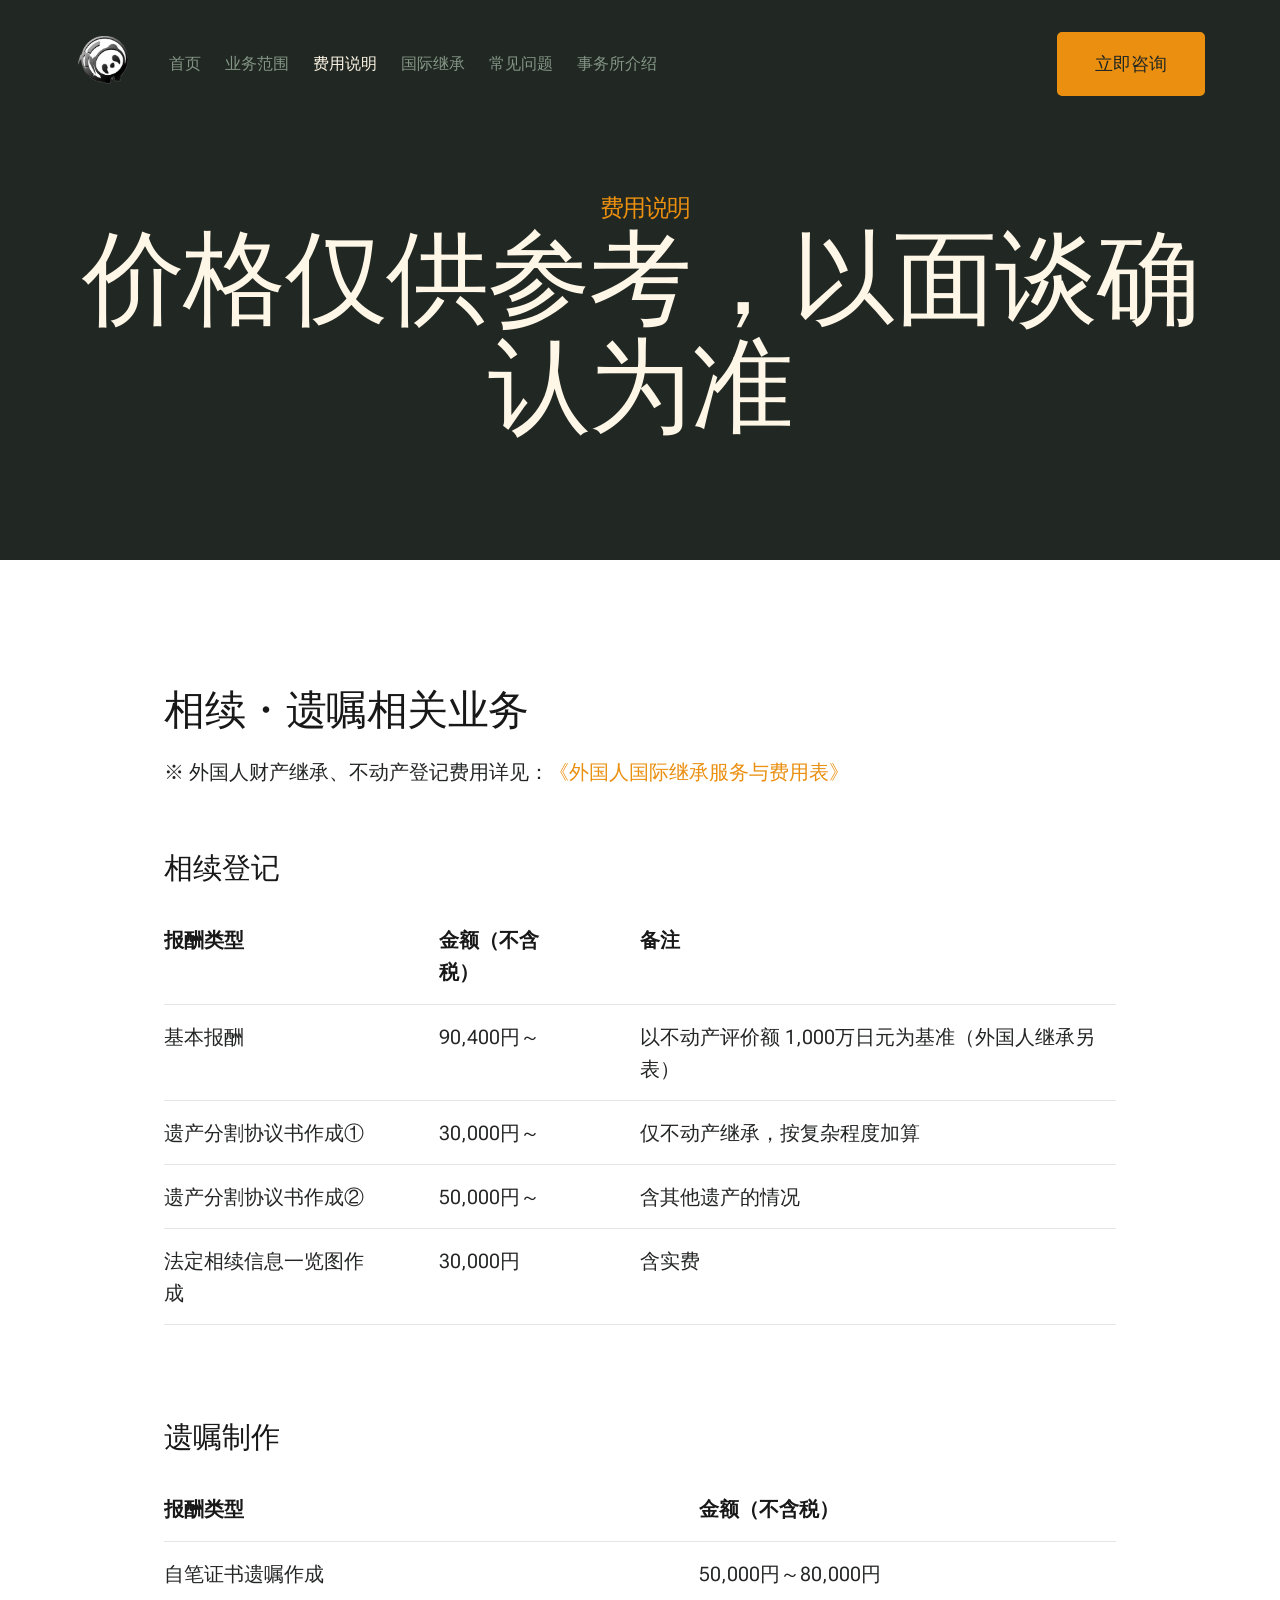
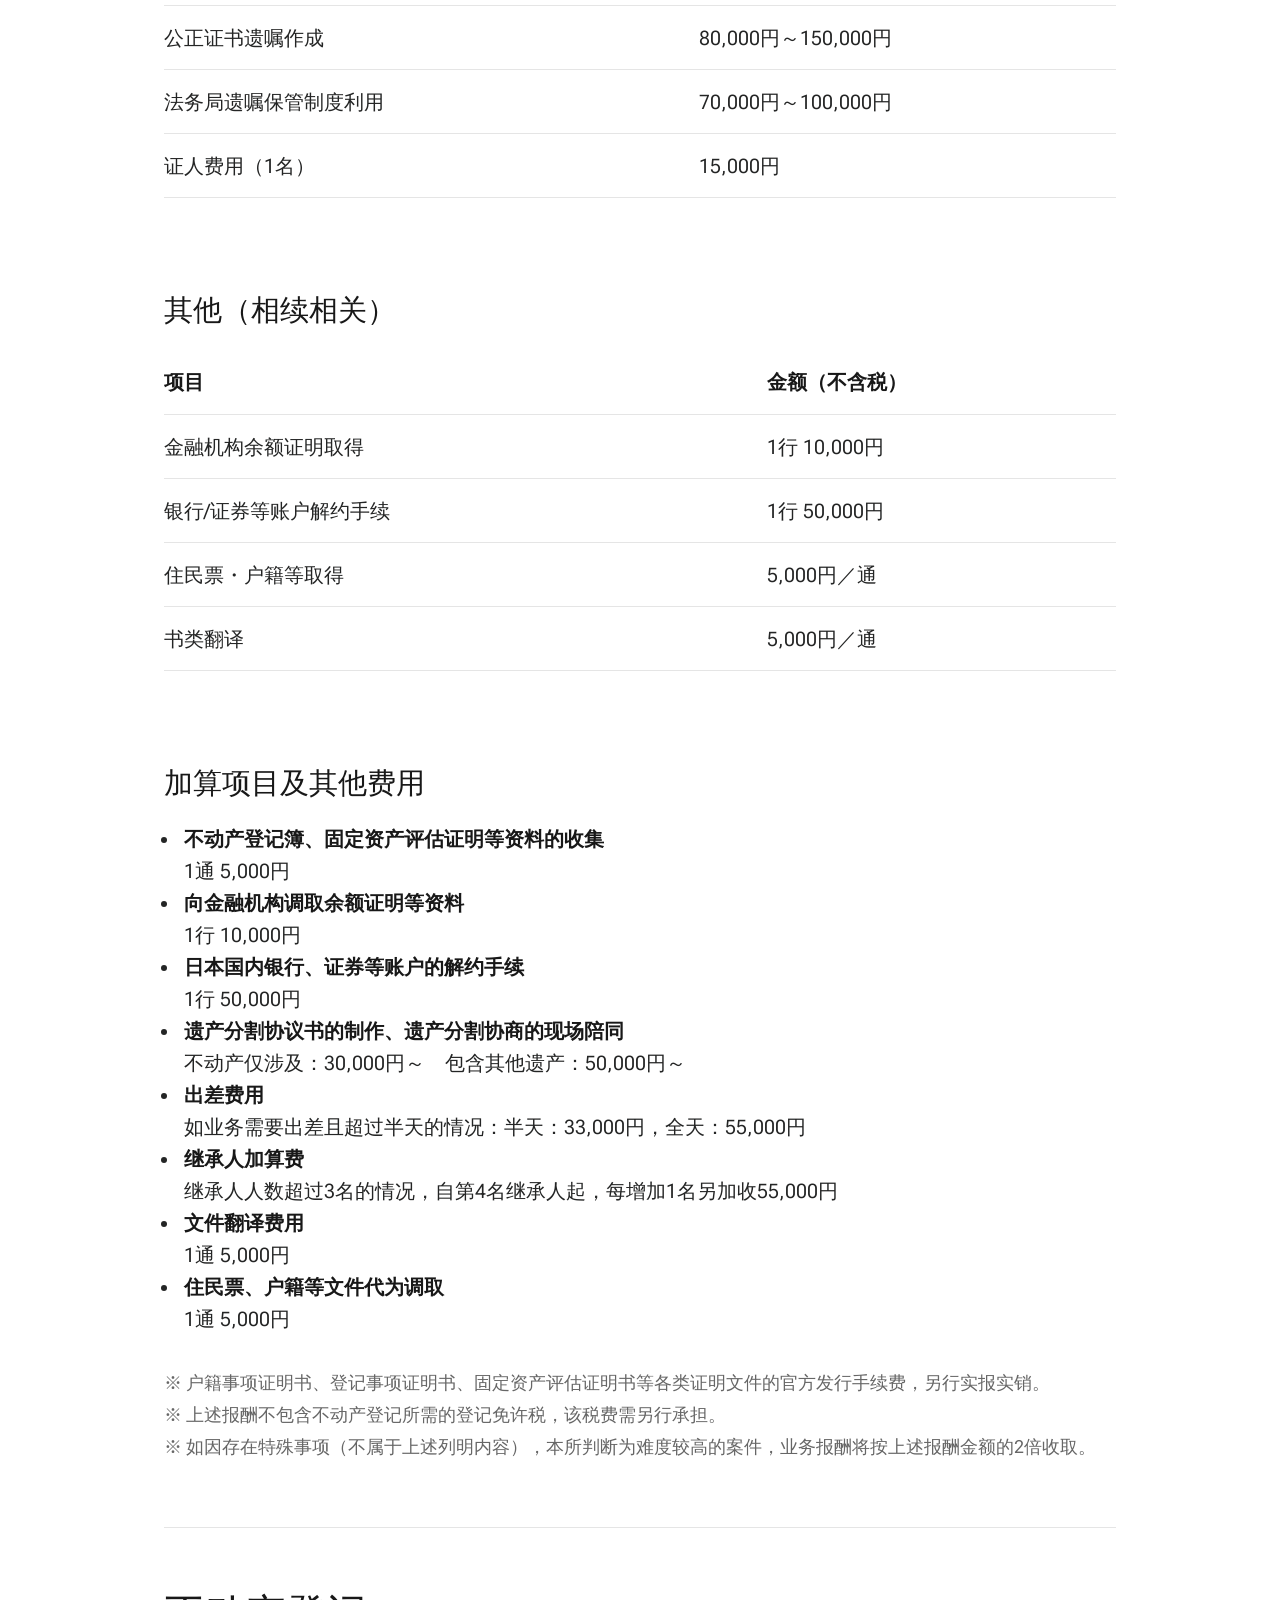
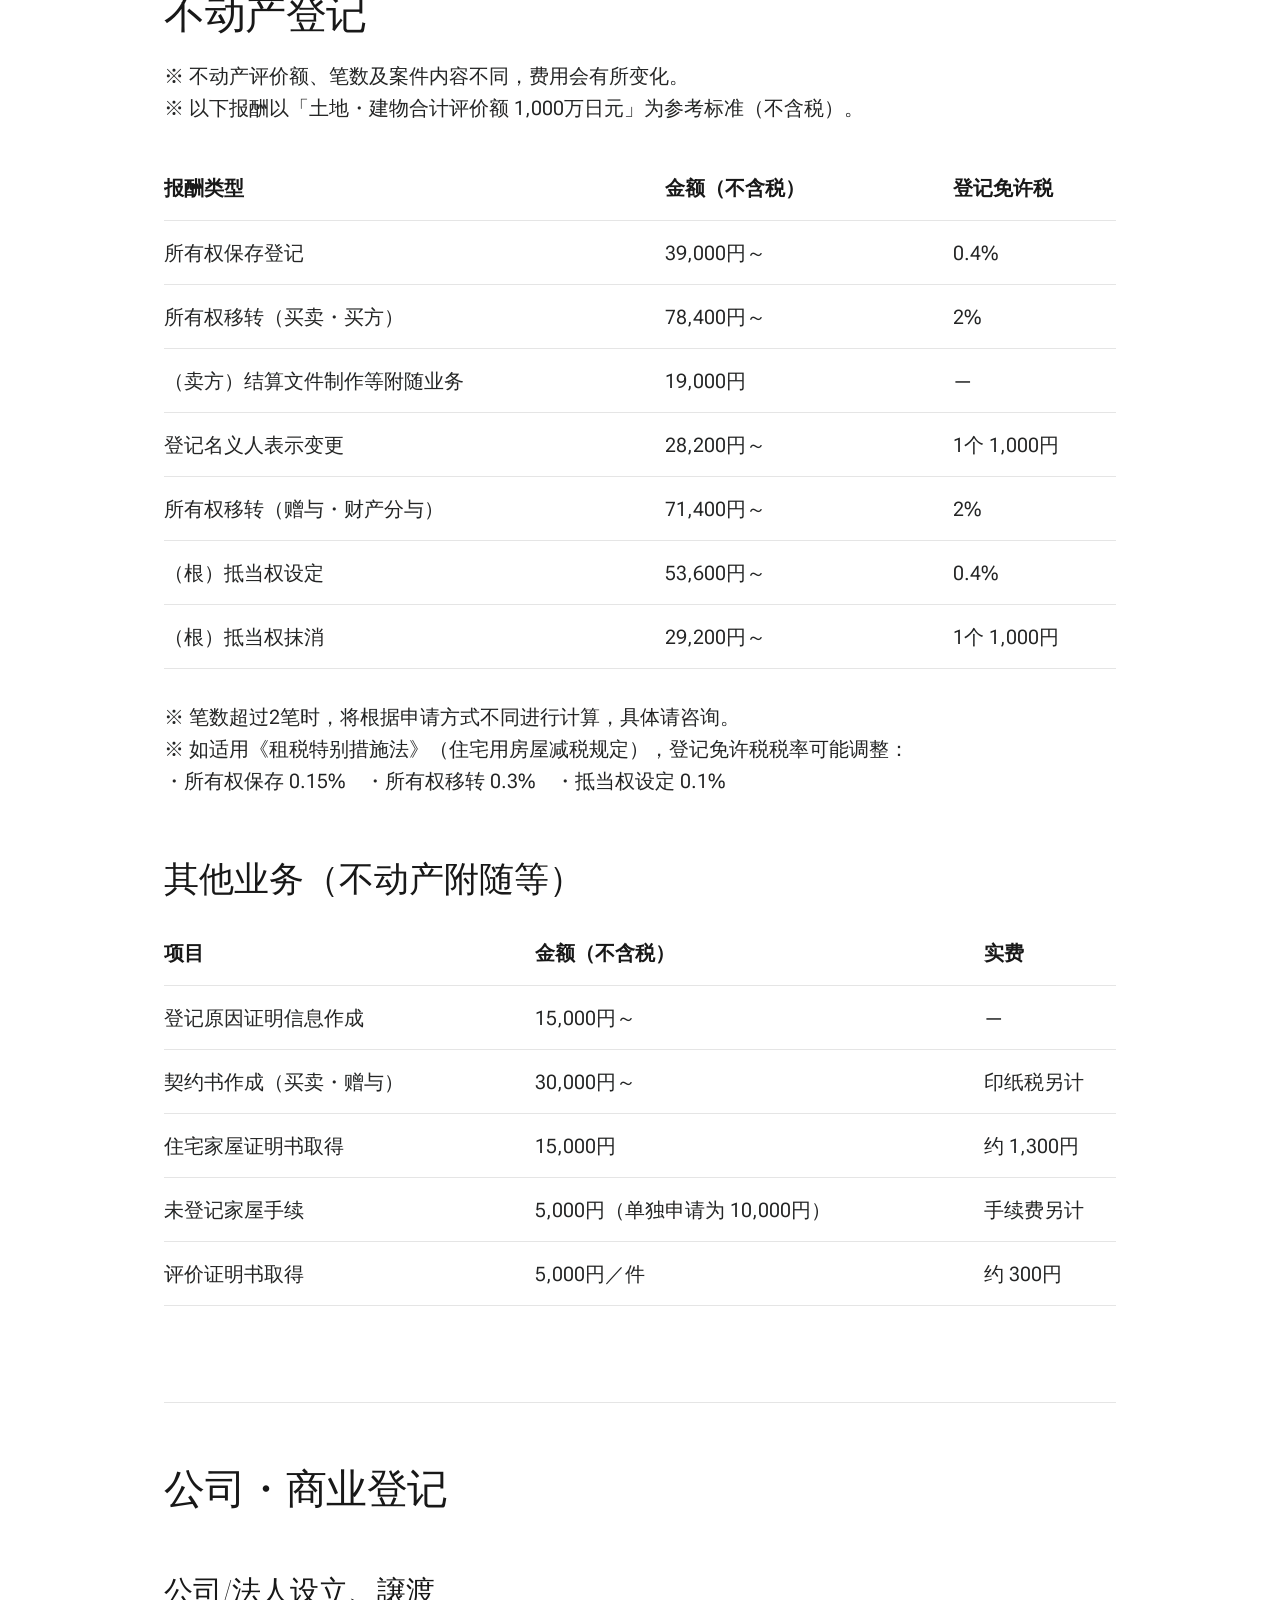
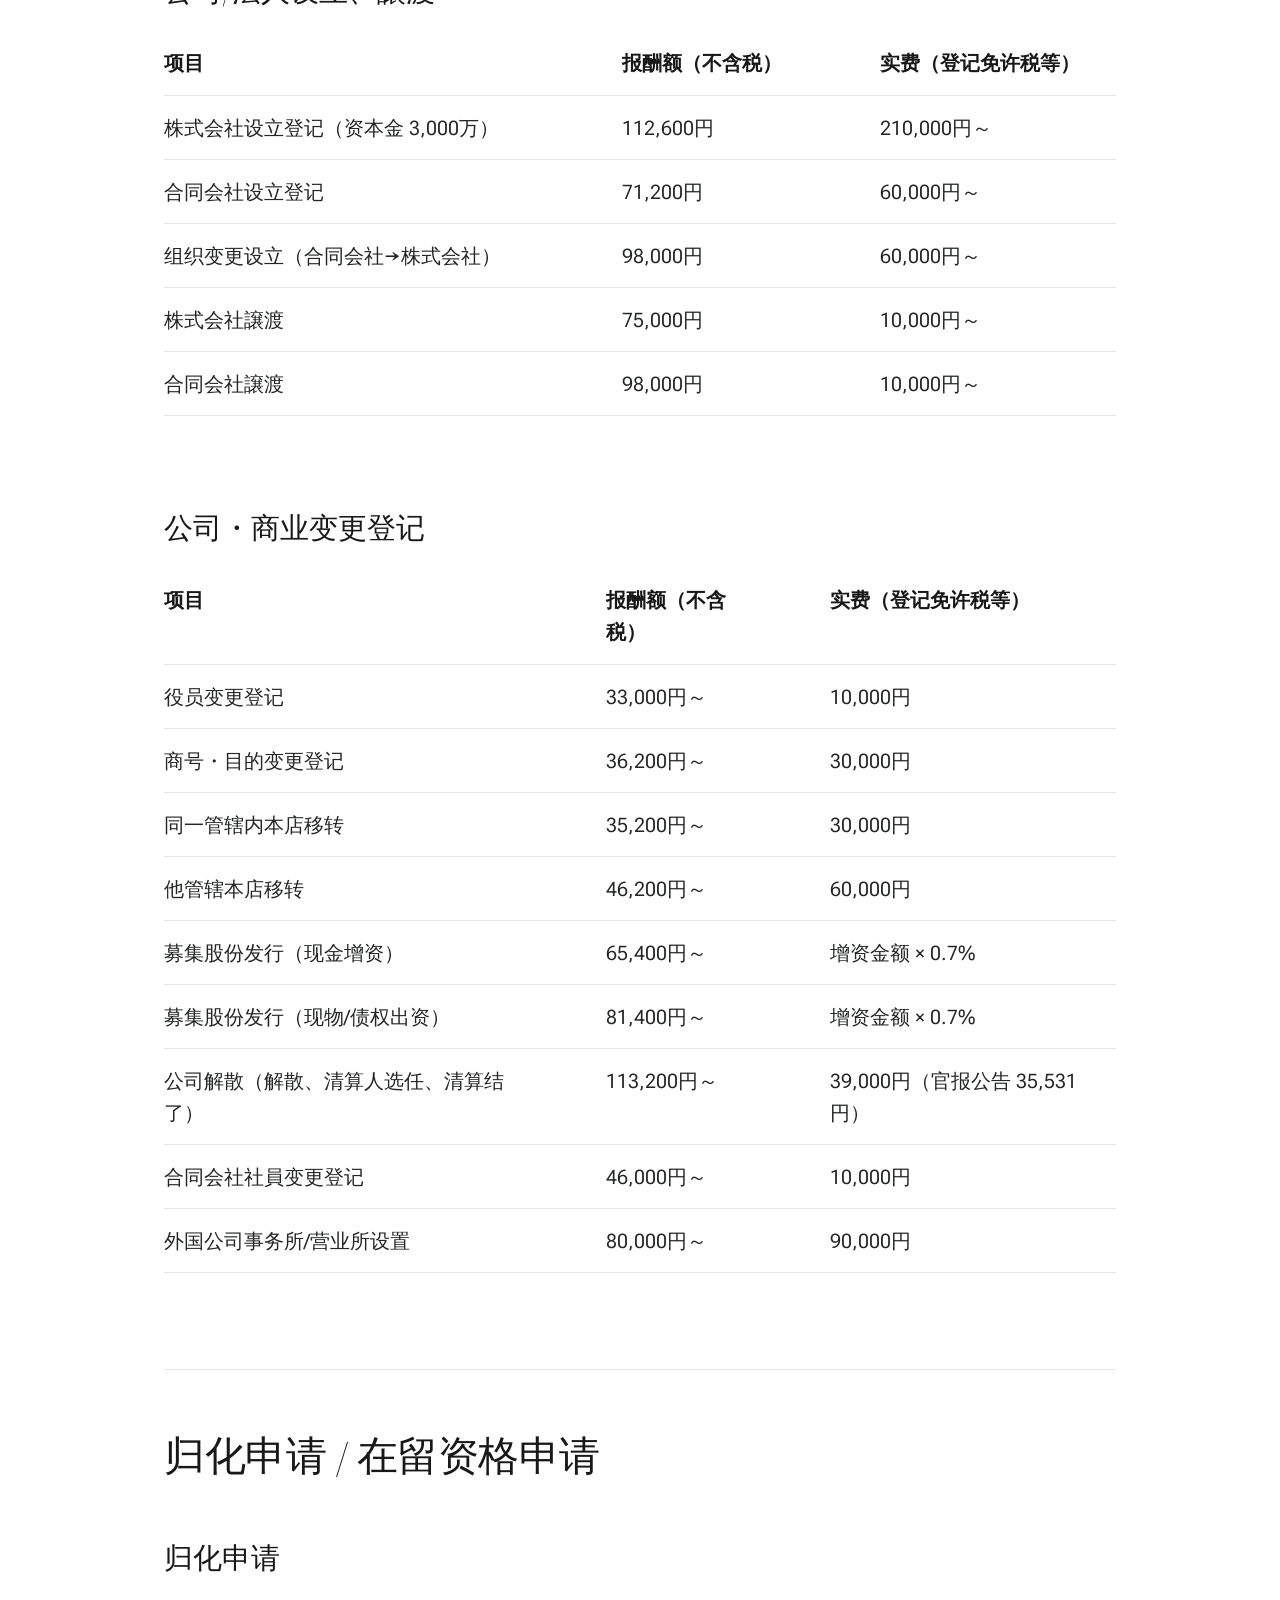
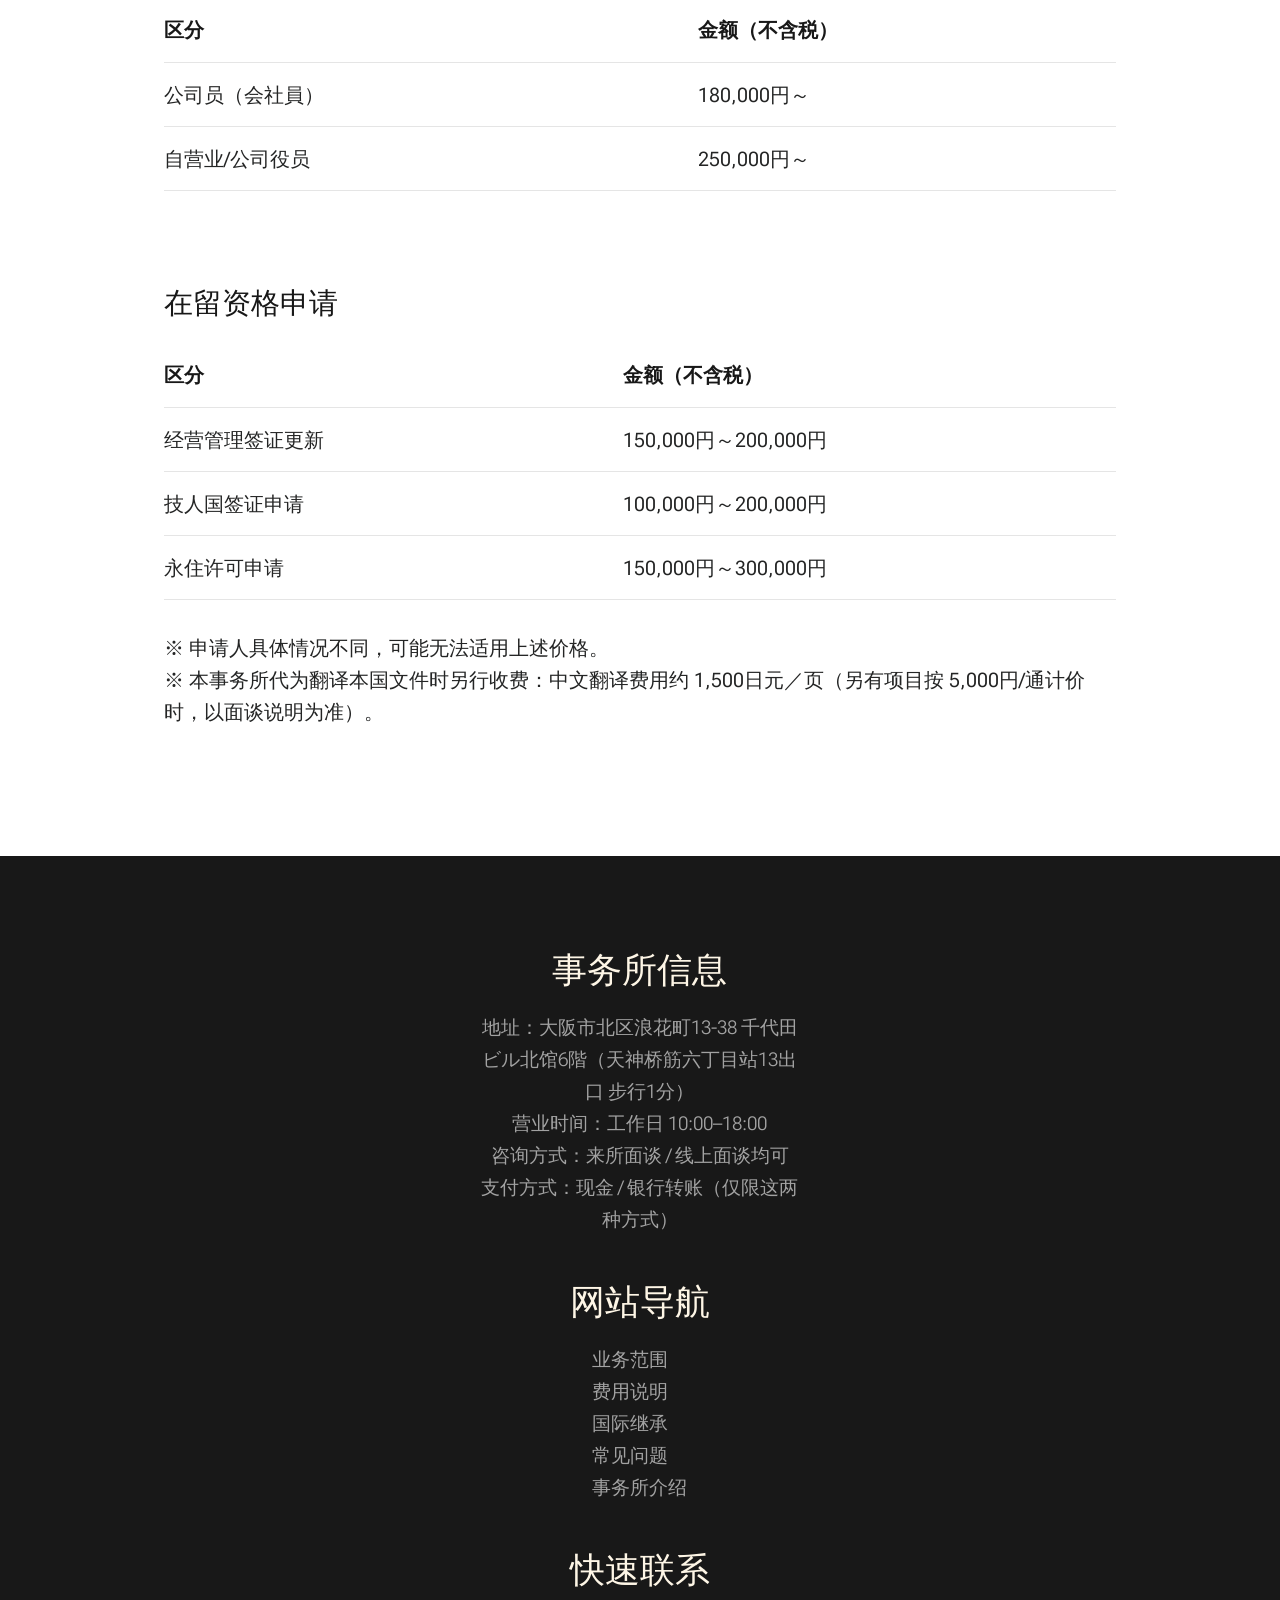
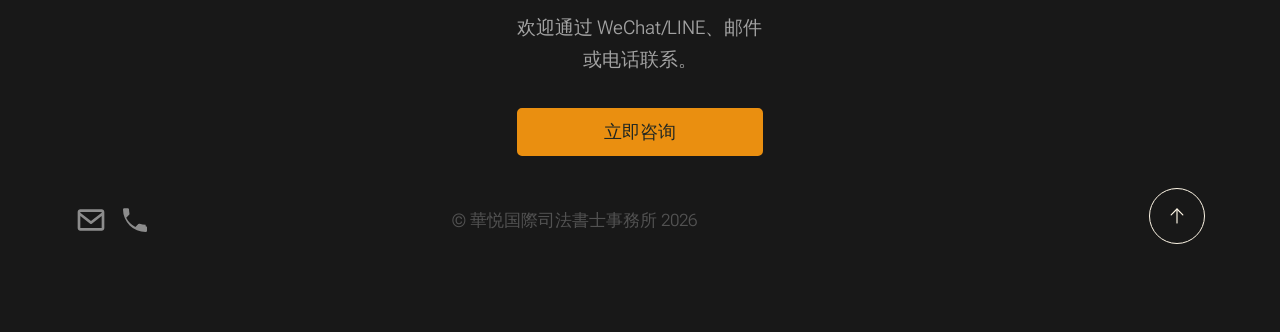
<file: pricing.html>
<!DOCTYPE html>
<html lang="zh-CN" class="no-js">
<head>
  <meta charset="utf-8">
  <meta name="viewport" content="width=device-width, initial-scale=1">
  <title>费用说明 - 華悦国際司法書士事務所</title>

  <script>
    document.documentElement.classList.remove('no-js');
    document.documentElement.classList.add('js');
  </script>

  <link rel="stylesheet" href="css/vendor.css">
  <link rel="stylesheet" href="css/styles.css">

  <link rel="apple-touch-icon" sizes="180x180" href="assets/images/apple-touch-icon.png">
  <link rel="icon" type="image/png" sizes="32x32" href="assets/images/favicon-32x32.png">
  <link rel="icon" type="image/png" sizes="16x16" href="assets/images/favicon-16x16.png">
  <link rel="manifest" href="site.webmanifest">
</head>

<body id="top">

  <div id="preloader">
    <div id="loader" class="dots-fade">
      <div></div><div></div><div></div>
    </div>
  </div>

  <div id="page" class="s-pagewrap">

    <header class="s-header">
      <div class="row s-header__inner width-sixteen-col">
        <div class="s-header__block">
          <div class="s-header__logo">
            <a class="logo" href="index.html">
              <img src="assets/images/kaetsu_panda_only.svg" alt="Homepage">
            </a>
          </div>
          <a class="s-header__menu-toggle" href="#0"><span>Menu</span></a>
        </div>

        <nav class="s-header__nav">
          <ul class="s-header__menu-links">
            <li><a href="index.html">首页</a></li>
            <li><a href="services.html">业务范围</a></li>
            <li class="current"><a href="pricing.html">费用说明</a></li>
            <li><a href="inheritance-international.html">国际继承</a></li>
            <li><a href="faq.html">常见问题</a></li>
            <li><a href="office.html">事务所介绍</a></li>
          </ul>

          <div class="s-header__contact">
            <a href="#0" class="btn btn--primary s-header__contact-btn" data-open-consult>立即咨询</a>
          </div>
        </nav>
      </div>
    </header>

    <section id="content" class="s-content">

      <section class="s-pageheader pageheader">
        <div class="row">
          <div class="column xl-12">
            <h1 class="page-title">
              <span class="page-title__small-type text-pretitle">费用说明</span>
              价格仅供参考，以面谈确认为准
            </h1>
          </div>
        </div>
      </section>

      <section class="s-pagecontent pagecontent">
        <div class="row width-narrower pagemain">
          <div class="column xl-12">

            <h2 id="inheritance">相续・遗嘱相关业务</h2>
            <p>
              ※ 外国人财产继承、不动产登记费用详见：<a href="inheritance-international.html">《外国人国际继承服务与费用表》</a>
            </p>

            <h4>相续登记</h4>
            <div class="table-responsive">
              <table>
                <thead>
                  <tr>
                    <th>报酬类型</th>
                    <th>金额（不含税）</th>
                    <th>备注</th>
                  </tr>
                </thead>
                <tbody>
                  <tr>
                    <td>基本报酬</td>
                    <td>90,400円～</td>
                    <td>以不动产评价额 1,000万日元为基准（外国人继承另表）</td>
                  </tr>
                  <tr>
                    <td>遗产分割协议书作成①</td>
                    <td>30,000円～</td>
                    <td>仅不动产继承，按复杂程度加算</td>
                  </tr>
                  <tr>
                    <td>遗产分割协议书作成②</td>
                    <td>50,000円～</td>
                    <td>含其他遗产的情况</td>
                  </tr>
                  <tr>
                    <td>法定相续信息一览图作成</td>
                    <td>30,000円</td>
                    <td>含实费</td>
                  </tr>
                </tbody>
              </table>
            </div>

            <h4 class="u-add-top-1">遗嘱制作</h4>
            <div class="table-responsive">
              <table>
                <thead>
                  <tr>
                    <th>报酬类型</th>
                    <th>金额（不含税）</th>
                  </tr>
                </thead>
                <tbody>
                  <tr><td>自笔证书遗嘱作成</td><td>50,000円～80,000円</td></tr>
                  <tr><td>公正证书遗嘱作成</td><td>80,000円～150,000円</td></tr>
                  <tr><td>法务局遗嘱保管制度利用</td><td>70,000円～100,000円</td></tr>
                  <tr><td>证人费用（1名）</td><td>15,000円</td></tr>
                </tbody>
              </table>
            </div>

            <h4 class="u-add-top-1">其他（相续相关）</h4>
            <div class="table-responsive">
              <table>
                <thead>
                  <tr>
                    <th>项目</th>
                    <th>金额（不含税）</th>
                  </tr>
                </thead>
                <tbody>
                  <tr><td>金融机构余额证明取得</td><td>1行 10,000円</td></tr>
                  <tr><td>银行/证券等账户解约手续</td><td>1行 50,000円</td></tr>
                  <tr><td>住民票・户籍等取得</td><td>5,000円／通</td></tr>
                  <tr><td>书类翻译</td><td>5,000円／通</td></tr>
                </tbody>
              </table>
            </div>

            <h4 class="u-add-top-1">加算项目及其他费用</h4>
            <ul style="text-align: left;">
              <li><strong>不动产登记簿、固定资产评估证明等资料的收集</strong><br>1通 5,000円</li>
              <li><strong>向金融机构调取余额证明等资料</strong><br>1行 10,000円</li>
              <li><strong>日本国内银行、证券等账户的解约手续</strong><br>1行 50,000円</li>
              <li><strong>遗产分割协议书的制作、遗产分割协商的现场陪同</strong><br>不动产仅涉及：30,000円～　包含其他遗产：50,000円～</li>
              <li><strong>出差费用</strong><br>如业务需要出差且超过半天的情况：半天：33,000円，全天：55,000円</li>
              <li><strong>继承人加算费</strong><br>继承人人数超过3名的情况，自第4名继承人起，每增加1名另加收55,000円</li>
              <li><strong>文件翻译费用</strong><br>1通 5,000円</li>
              <li><strong>住民票、户籍等文件代为调取</strong><br>1通 5,000円</li>
            </ul>

            <p class="u-add-top-0-5" style="text-align: left; font-size: 0.9em; color: #666;">
              ※ 户籍事项证明书、登记事项证明书、固定资产评估证明书等各类证明文件的官方发行手续费，另行实报实销。<br>
              ※ 上述报酬不包含不动产登记所需的登记免许税，该税费需另行承担。<br>
              ※ 如因存在特殊事项（不属于上述列明内容），本所判断为难度较高的案件，业务报酬将按上述报酬金额的2倍收取。
            </p>

            <hr class="u-add-top-2 u-add-bottom-2">

            <h2 id="realestate">不动产登记</h2>
            <p>
              ※ 不动产评价额、笔数及案件内容不同，费用会有所变化。<br>
              ※ 以下报酬以「土地・建物合计评价额 1,000万日元」为参考标准（不含税）。
            </p>

            <div class="table-responsive">
              <table>
                <thead>
                  <tr>
                    <th>报酬类型</th>
                    <th>金额（不含税）</th>
                    <th>登记免许税</th>
                  </tr>
                </thead>
                <tbody>
                  <tr><td>所有权保存登记</td><td>39,000円～</td><td>0.4%</td></tr>
                  <tr><td>所有权移转（买卖・买方）</td><td>78,400円～</td><td>2%</td></tr>
                  <tr><td>（卖方）结算文件制作等附随业务</td><td>19,000円</td><td>—</td></tr>
                  <tr><td>登记名义人表示变更</td><td>28,200円～</td><td>1个 1,000円</td></tr>
                  <tr><td>所有权移转（赠与・财产分与）</td><td>71,400円～</td><td>2%</td></tr>
                  <tr><td>（根）抵当权设定</td><td>53,600円～</td><td>0.4%</td></tr>
                  <tr><td>（根）抵当权抹消</td><td>29,200円～</td><td>1个 1,000円</td></tr>
                </tbody>
              </table>
            </div>

            <p class="u-add-top-0-5">
              ※ 笔数超过2笔时，将根据申请方式不同进行计算，具体请咨询。<br>
              ※ 如适用《租税特别措施法》（住宅用房屋减税规定），登记免许税税率可能调整：<br>
              ・所有权保存 0.15%　・所有权移转 0.3%　・抵当权设定 0.1%
            </p>

            <h3 id="other" class="u-add-top-1-5">其他业务（不动产附随等）</h3>
            <div class="table-responsive">
              <table>
                <thead>
                  <tr>
                    <th>项目</th>
                    <th>金额（不含税）</th>
                    <th>实费</th>
                  </tr>
                </thead>
                <tbody>
                  <tr><td>登记原因证明信息作成</td><td>15,000円～</td><td>—</td></tr>
                  <tr><td>契约书作成（买卖・赠与）</td><td>30,000円～</td><td>印纸税另计</td></tr>
                  <tr><td>住宅家屋证明书取得</td><td>15,000円</td><td>约 1,300円</td></tr>
                  <tr>
                    <td>未登记家屋手续</td>
                    <td>5,000円（单独申请为 10,000円）</td>
                    <td>手续费另计</td>
                  </tr>
                  <tr><td>评价证明书取得</td><td>5,000円／件</td><td>约 300円</td></tr>
                </tbody>
              </table>
            </div>

            <hr class="u-add-top-2 u-add-bottom-2">

            <h2 id="company">公司・商业登记</h2>

            <h4>公司/法人设立、譲渡</h4>
            <div class="table-responsive">
              <table>
                <thead>
                  <tr>
                    <th>项目</th>
                    <th>报酬额（不含税）</th>
                    <th>实费（登记免许税等）</th>
                  </tr>
                </thead>
                <tbody>
                  <tr>
                    <td>株式会社设立登记（资本金 3,000万）</td>
                    <td>112,600円</td>
                    <td>210,000円～</td>
                  </tr>
                  <tr>
                    <td>合同会社设立登记</td>
                    <td>71,200円</td>
                    <td>60,000円～</td>
                  </tr>
                  <tr>
                    <td>组织变更设立（合同会社→株式会社）</td>
                    <td>98,000円</td>
                    <td>60,000円～</td>
                  </tr>
                  <tr>
                    <td>株式会社譲渡</td>
                    <td>75,000円</td>
                    <td>10,000円～</td>
                  </tr>
                  <tr>
                    <td>合同会社譲渡</td>
                    <td>98,000円</td>
                    <td>10,000円～</td>
                  </tr>
                </tbody>
              </table>
            </div>

            <h4 class="u-add-top-1">公司・商业变更登记</h4>
            <div class="table-responsive">
              <table>
                <thead>
                  <tr>
                    <th>项目</th>
                    <th>报酬额（不含税）</th>
                    <th>实费（登记免许税等）</th>
                  </tr>
                </thead>
                <tbody>
                  <tr><td>役员变更登记</td><td>33,000円～</td><td>10,000円</td></tr>
                  <tr><td>商号・目的变更登记</td><td>36,200円～</td><td>30,000円</td></tr>
                  <tr><td>同一管辖内本店移转</td><td>35,200円～</td><td>30,000円</td></tr>
                  <tr><td>他管辖本店移转</td><td>46,200円～</td><td>60,000円</td></tr>
                  <tr><td>募集股份发行（现金增资）</td><td>65,400円～</td><td>增资金额 × 0.7%</td></tr>
                  <tr><td>募集股份发行（现物/债权出资）</td><td>81,400円～</td><td>增资金额 × 0.7%</td></tr>
                  <tr>
                    <td>公司解散（解散、清算人选任、清算结了）</td>
                    <td>113,200円～</td>
                    <td>39,000円（官报公告 35,531円）</td>
                  </tr>
                  <tr><td>合同会社社員变更登记</td><td>46,000円～</td><td>10,000円</td></tr>
                  <tr><td>外国公司事务所/营业所设置</td><td>80,000円～</td><td>90,000円</td></tr>
                </tbody>
              </table>
            </div>

            <hr class="u-add-top-2 u-add-bottom-2">

            <h2 id="visa">归化申请 / 在留资格申请</h2>

            <h4>归化申请</h4>
            <div class="table-responsive">
              <table>
                <thead>
                  <tr>
                    <th>区分</th>
                    <th>金额（不含税）</th>
                  </tr>
                </thead>
                <tbody>
                  <tr><td>公司员（会社員）</td><td>180,000円～</td></tr>
                  <tr><td>自营业/公司役员</td><td>250,000円～</td></tr>
                </tbody>
              </table>
            </div>

            <h4 class="u-add-top-1">在留资格申请</h4>
            <div class="table-responsive">
              <table>
                <thead>
                  <tr>
                    <th>区分</th>
                    <th>金额（不含税）</th>
                  </tr>
                </thead>
                <tbody>
                  <tr><td>经营管理签证更新</td><td>150,000円～200,000円</td></tr>
                  <tr><td>技人国签证申请</td><td>100,000円～200,000円</td></tr>
                  <tr><td>永住许可申请</td><td>150,000円～300,000円</td></tr>
                </tbody>
              </table>
            </div>

            <p class="u-add-top-0-5">
              ※ 申请人具体情况不同，可能无法适用上述价格。<br>
              ※ 本事务所代为翻译本国文件时另行收费：中文翻译费用约 1,500日元／页（另有项目按 5,000円/通计价时，以面谈说明为准）。
            </p>
          </div>
        </div>
      </section>

    </section>

    <footer class="s-footer">
      <div class="row s-footer__content">
        <div class="column xl-6 lg-6 md-12 s-footer__block s-footer__about">
          <h3>事务所信息</h3>
          <p>
            地址：大阪市北区浪花町13-38 千代田ビル北馆6階（天神桥筋六丁目站13出口 步行1分）<br>
            营业时间：工作日 10:00–18:00<br>
            咨询方式：来所面谈 / 线上面谈均可<br>
            支付方式：现金 / 银行转账（仅限这两种方式）
          </p>
        </div>

        <div class="column xl-3 lg-6 md-12 s-footer__block s-footer__site-links">
          <h3>网站导航</h3>
          <ul class="link-list">
            <li><a href="services.html">业务范围</a></li>
            <li><a href="pricing.html">费用说明</a></li>
            <li><a href="inheritance-international.html">国际继承</a></li>
            <li><a href="faq.html">常见问题</a></li>
            <li><a href="office.html">事务所介绍</a></li>
          </ul>
        </div>

        <div class="column xl-3 lg-6 md-12 tab-12 s-footer__block s-footer__newsletter">
          <h3>快速联系</h3>
          <p>欢迎通过 WeChat/LINE、邮件或电话联系。</p>
          <div class="u-add-top-0-5">
            <a class="btn btn--primary btn--small u-fullwidth" href="#0" data-open-consult>立即咨询</a>
          </div>
        </div>
      </div>

      <div class="row s-footer__bottom">
        <div class="column xl-6 lg-12">
          <ul class="s-footer__social social-list">
            <li>
              <a href="mailto:kaetu2025@gmail.com">
                <svg xmlns="http://www.w3.org/2000/svg" width="24" height="24" viewBox="0 0 24 24" style="fill:rgba(0, 0, 0, 1);">
                  <path d="M20 4H4c-1.103 0-2 .897-2 2v12c0 1.103.897 2 2 2h16c1.103 0 2-.897 2-2V6c0-1.103-.897-2-2-2zm0 2v.511l-8 6.223-8-6.222V6h16zM4 18V9.044l7.386 5.745a.994.994 0 0 0 1.228 0L20 9.044 20.002 18H4z"></path>
                </svg>
                <span class="u-screen-reader-text">Email</span>
              </a>
            </li>
            <li>
              <a href="tel:0666168879">
                <svg xmlns="http://www.w3.org/2000/svg" width="24" height="24" viewBox="0 0 24 24" style="fill:rgba(0, 0, 0, 1);">
                  <path d="M20 15.5a14.56 14.56 0 0 1-4.5-.7 1 1 0 0 0-1 .24l-2.2 2.2a16.1 16.1 0 0 1-6.9-6.9l2.2-2.2a1 1 0 0 0 .24-1A14.56 14.56 0 0 1 7.5 4a1 1 0 0 0-1-.9H4a1 1 0 0 0-1 1A17 17 0 0 0 20 21a1 1 0 0 0 1-1v-2.5a1 1 0 0 0-1-.9Z"></path>
                </svg>
                <span class="u-screen-reader-text">Phone</span>
              </a>
            </li>
          </ul>
        </div>

        <div class="column xl-6 lg-12">
          <p class="ss-copyright">
            <span>© 華悦国際司法書士事務所 2026</span>
          </p>
        </div>

        <div class="ss-go-top">
          <a class="smoothscroll" title="Back to Top" href="#top">
            <svg xmlns="http://www.w3.org/2000/svg" viewBox="0 0 24 24" width="36" height="36" fill="none" stroke="#ffffff" stroke-width="1" stroke-linecap="round" stroke-linejoin="round">
              <polyline points="17 11 12 6 7 11"></polyline>
              <line x1="12" y1="18" x2="12" y2="6"></line>
            </svg>
          </a>
        </div>
      </div>
    </footer>

    <dialog id="consult-dialog" class="consult-dialog">
      <div class="consult-dialog__inner">
        <button class="consult-dialog__close" type="button" aria-label="关闭" data-close-consult>×</button>
        <h3 class="consult-dialog__title">立即咨询（WeChat / LINE）</h3>
        <p class="consult-dialog__desc">请扫码添加，或直接通过邮件/电话联系我们。</p>
        <div class="consult-dialog__qr">
          <img src="assets/images/qr/wechat-line.jpg" alt="咨询二维码">
        </div>
        <div class="consult-dialog__meta">
          <p><strong>邮箱：</strong><a href="mailto:kaetu2025@gmail.com">kaetu2025@gmail.com</a></p>
          <p><strong>电话：</strong><a href="tel:0666168879">06-6616-8879</a></p>
          <p class="u-add-bottom-0"><strong>工作时间：</strong>工作日 10:00–18:00</p>
        </div>
      </div>
    </dialog>

  </div>

  <script src="js/plugins.js"></script>
  <script src="js/main.js"></script>
  <script src="js/consult-dialog.js"></script>

</body>
</html>
</file>
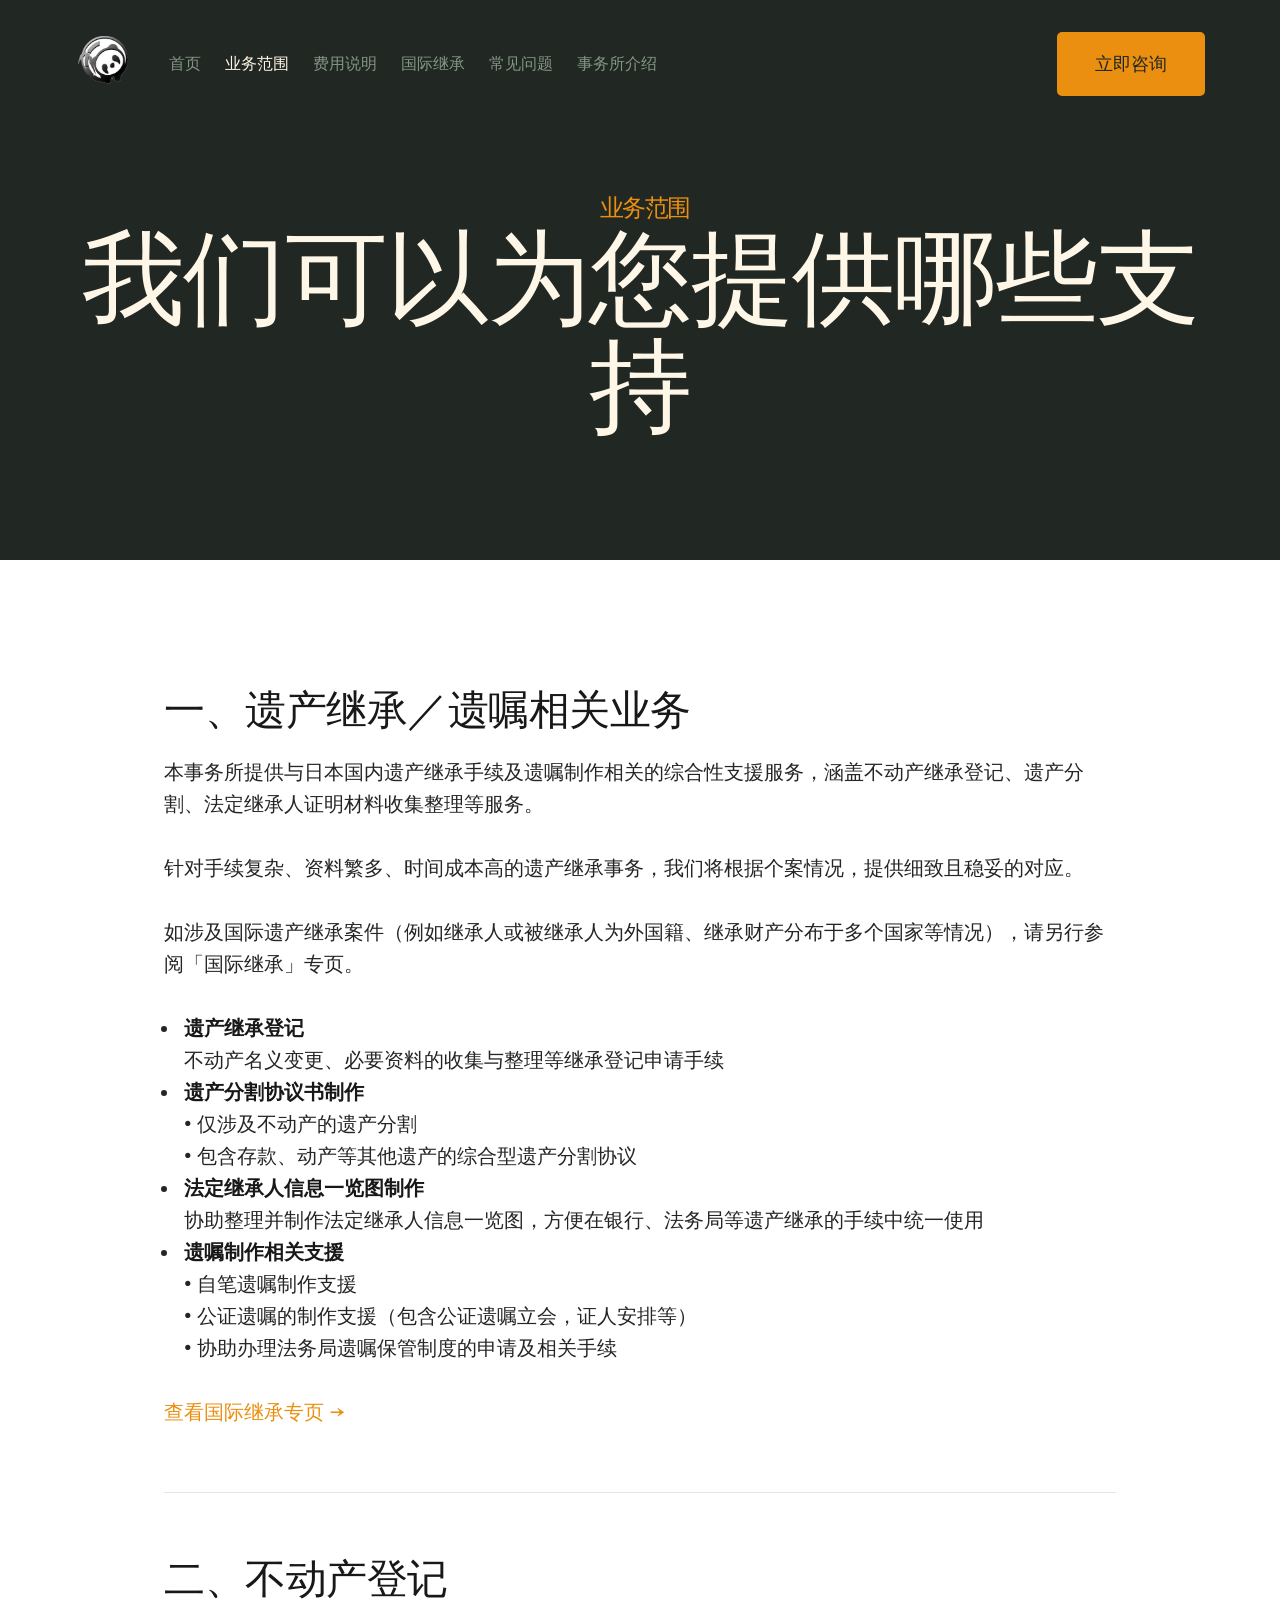
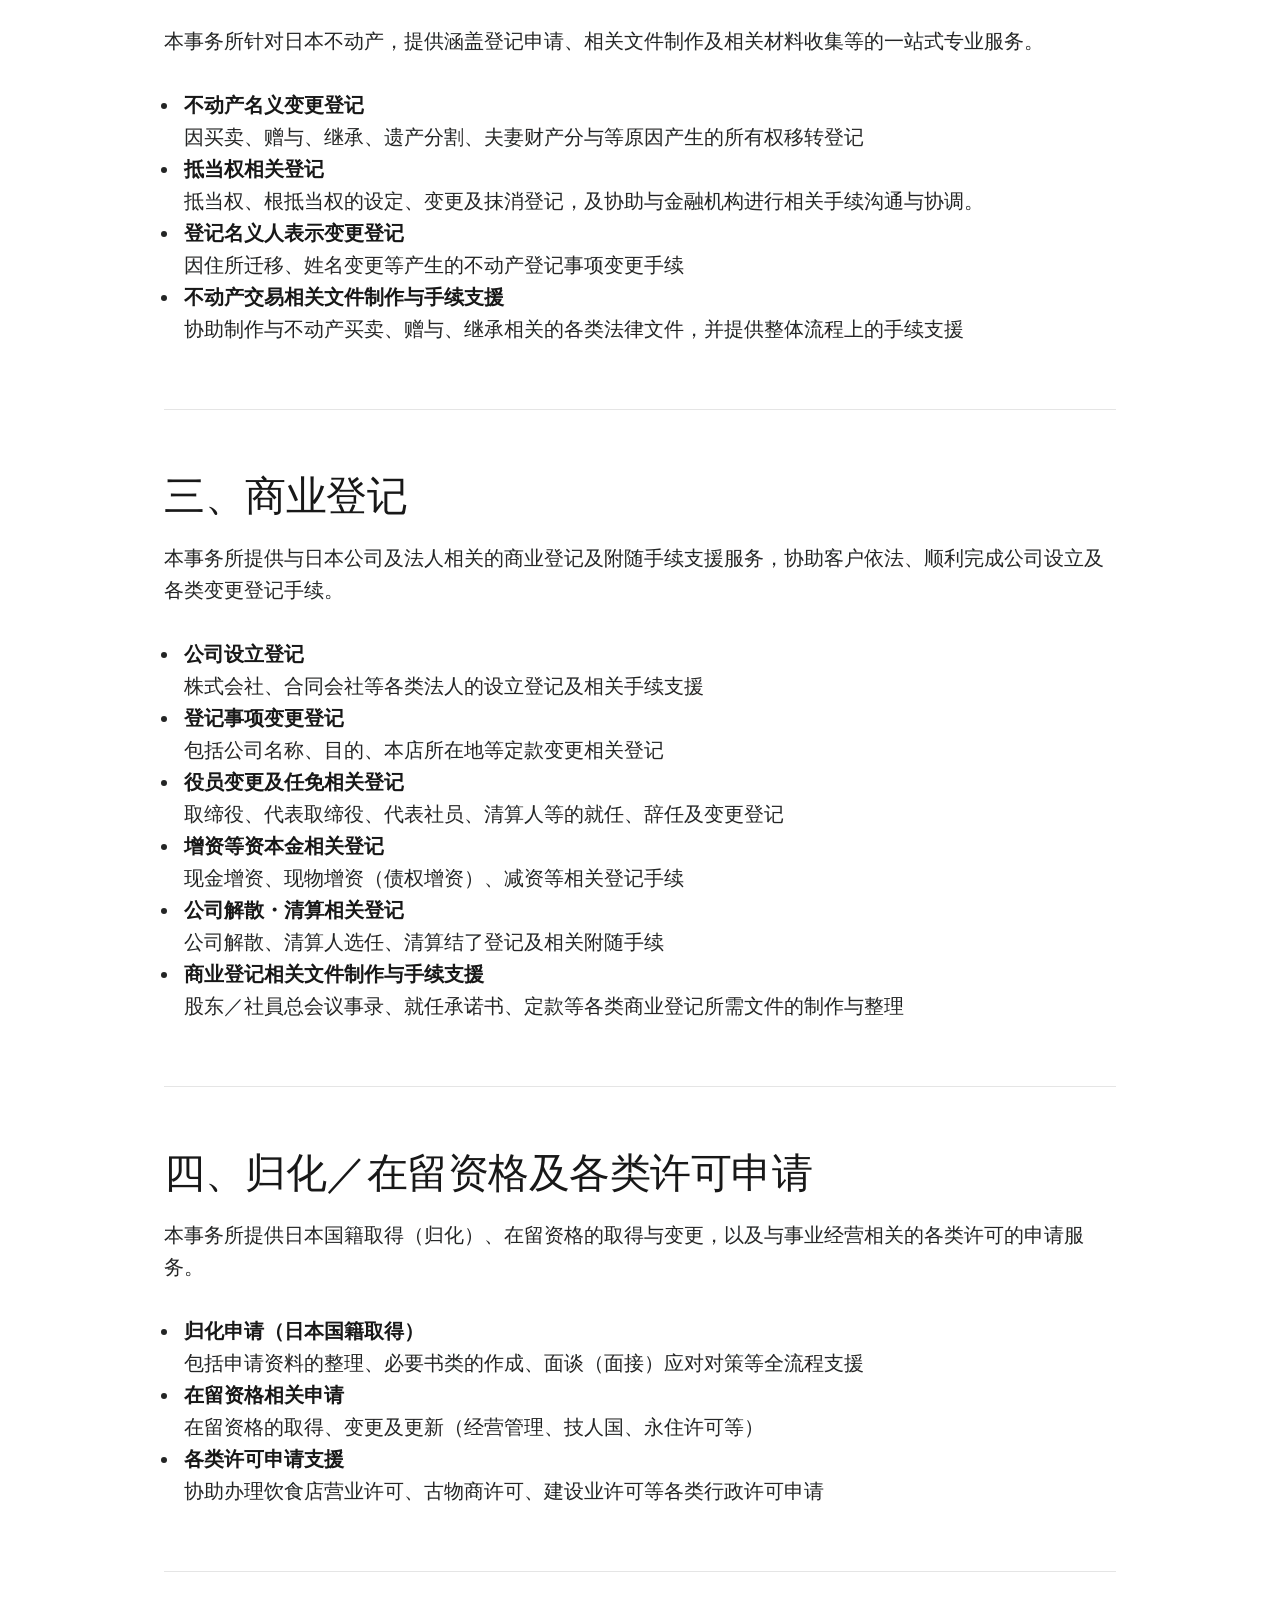
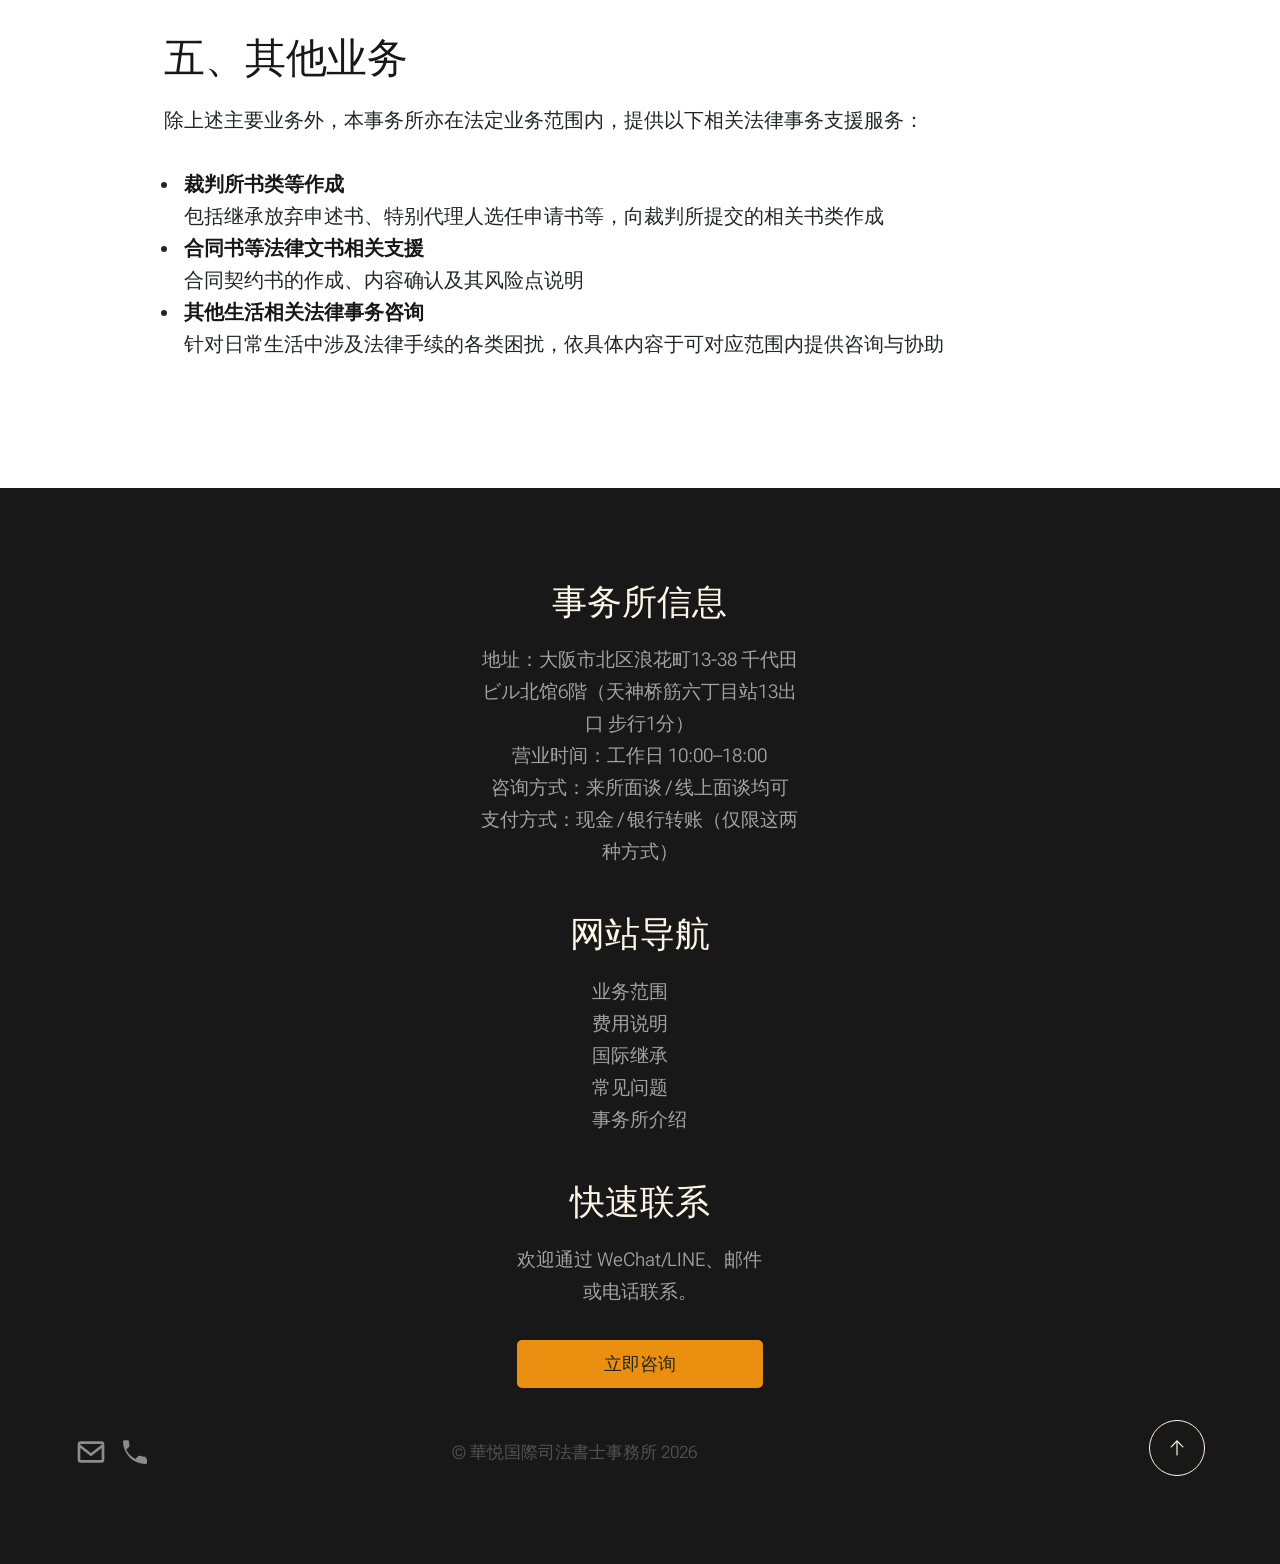
<file: services.html>
<!DOCTYPE html>
<html lang="zh-CN" class="no-js">
<head>
  <meta charset="utf-8">
  <meta name="viewport" content="width=device-width, initial-scale=1">
  <title>业务范围 - 華悦国際司法書士事務所</title>

  <script>
    document.documentElement.classList.remove('no-js');
    document.documentElement.classList.add('js');
  </script>

  <link rel="stylesheet" href="css/vendor.css">
  <link rel="stylesheet" href="css/styles.css">

  <link rel="apple-touch-icon" sizes="180x180" href="assets/images/apple-touch-icon.png">
  <link rel="icon" type="image/png" sizes="32x32" href="assets/images/favicon-32x32.png">
  <link rel="icon" type="image/png" sizes="16x16" href="assets/images/favicon-16x16.png">
  <link rel="manifest" href="site.webmanifest">
</head>

<body id="top">

  <div id="preloader">
    <div id="loader" class="dots-fade">
      <div></div><div></div><div></div>
    </div>
  </div>

  <div id="page" class="s-pagewrap">

    <header class="s-header">
      <div class="row s-header__inner width-sixteen-col">
        <div class="s-header__block">
          <div class="s-header__logo">
            <a class="logo" href="index.html">
              <img src="assets/images/kaetsu_panda_only.svg" alt="Homepage">
            </a>
          </div>
          <a class="s-header__menu-toggle" href="#0"><span>Menu</span></a>
        </div>

        <nav class="s-header__nav">
          <ul class="s-header__menu-links">
            <li><a href="index.html">首页</a></li>
            <li class="current"><a href="services.html">业务范围</a></li>
            <li><a href="pricing.html">费用说明</a></li>
            <li><a href="inheritance-international.html">国际继承</a></li>
            <li><a href="faq.html">常见问题</a></li>
            <li><a href="office.html">事务所介绍</a></li>
          </ul>

          <div class="s-header__contact">
            <a href="#0" class="btn btn--primary s-header__contact-btn" data-open-consult>立即咨询</a>
          </div>
        </nav>
      </div>
    </header>

    <section id="content" class="s-content">

      <section class="s-pageheader pageheader">
        <div class="row">
          <div class="column xl-12">
            <h1 class="page-title">
              <span class="page-title__small-type text-pretitle">业务范围</span>
              我们可以为您提供哪些支持
            </h1>
          </div>
        </div>
      </section>

      <section class="s-pagecontent pagecontent">

        <div class="row width-narrower pagemain">
          <div class="column xl-12">

            <h2>一、遗产继承／遗嘱相关业务</h2>
            <p>本事务所提供与日本国内遗产继承手续及遗嘱制作相关的综合性支援服务，涵盖不动产继承登记、遗产分割、法定继承人证明材料收集整理等服务。</p>
            <p>针对手续复杂、资料繁多、时间成本高的遗产继承事务，我们将根据个案情况，提供细致且稳妥的对应。</p>
            <p>如涉及国际遗产继承案件（例如继承人或被继承人为外国籍、继承财产分布于多个国家等情况），请另行参阅「国际继承」专页。</p>

            <ul>
              <li><strong>遗产继承登记</strong><br>不动产名义变更、必要资料的收集与整理等继承登记申请手续</li>
              <li><strong>遗产分割协议书制作</strong><br>
                • 仅涉及不动产的遗产分割<br>
                • 包含存款、动产等其他遗产的综合型遗产分割协议
              </li>
              <li><strong>法定继承人信息一览图制作</strong><br>协助整理并制作法定继承人信息一览图，方便在银行、法务局等遗产继承的手续中统一使用</li>
              <li><strong>遗嘱制作相关支援</strong><br>
                • 自笔遗嘱制作支援<br>
                • 公证遗嘱的制作支援（包含公证遗嘱立会，证人安排等）<br>
                • 协助办理法务局遗嘱保管制度的申请及相关手续
              </li>
            </ul>
            <p><a href="inheritance-international.html">查看国际继承专页 →</a></p>

            <hr class="u-add-top-1-5 u-add-bottom-1-5">

            <h2>二、不动产登记</h2>
            <p>本事务所针对日本不动产，提供涵盖登记申请、相关文件制作及相关材料收集等的一站式专业服务。</p>

            <ul>
              <li><strong>不动产名义变更登记</strong><br>因买卖、赠与、继承、遗产分割、夫妻财产分与等原因产生的所有权移转登记</li>
              <li><strong>抵当权相关登记</strong><br>抵当权、根抵当权的设定、变更及抹消登记，及协助与金融机构进行相关手续沟通与协调。</li>
              <li><strong>登记名义人表示变更登记</strong><br>因住所迁移、姓名变更等产生的不动产登记事项变更手续</li>
              <li><strong>不动产交易相关文件制作与手续支援</strong><br>协助制作与不动产买卖、赠与、继承相关的各类法律文件，并提供整体流程上的手续支援</li>
            </ul>

            <hr class="u-add-top-1-5 u-add-bottom-1-5">

            <h2>三、商业登记</h2>
            <p>本事务所提供与日本公司及法人相关的商业登记及附随手续支援服务，协助客户依法、顺利完成公司设立及各类变更登记手续。</p>

            <ul>
              <li><strong>公司设立登记</strong><br>株式会社、合同会社等各类法人的设立登记及相关手续支援</li>
              <li><strong>登记事项变更登记</strong><br>包括公司名称、目的、本店所在地等定款变更相关登记</li>
              <li><strong>役员变更及任免相关登记</strong><br>取缔役、代表取缔役、代表社员、清算人等的就任、辞任及变更登记</li>
              <li><strong>增资等资本金相关登记</strong><br>现金增资、现物增资（债权增资）、减资等相关登记手续</li>
              <li><strong>公司解散・清算相关登记</strong><br>公司解散、清算人选任、清算结了登记及相关附随手续</li>
              <li><strong>商业登记相关文件制作与手续支援</strong><br>股东／社員总会议事录、就任承诺书、定款等各类商业登记所需文件的制作与整理</li>
            </ul>

            <hr class="u-add-top-1-5 u-add-bottom-1-5">

            <h2>四、归化／在留资格及各类许可申请</h2>
            <p>本事务所提供日本国籍取得（归化）、在留资格的取得与变更，以及与事业经营相关的各类许可的申请服务。</p>

            <ul>
              <li><strong>归化申请（日本国籍取得）</strong><br>包括申请资料的整理、必要书类的作成、面谈（面接）应对对策等全流程支援</li>
              <li><strong>在留资格相关申请</strong><br>在留资格的取得、变更及更新（经营管理、技人国、永住许可等）</li>
              <li><strong>各类许可申请支援</strong><br>协助办理饮食店营业许可、古物商许可、建设业许可等各类行政许可申请</li>
            </ul>

            <hr class="u-add-top-1-5 u-add-bottom-1-5">

            <h2>五、其他业务</h2>
            <p>除上述主要业务外，本事务所亦在法定业务范围内，提供以下相关法律事务支援服务：</p>

            <ul>
              <li><strong>裁判所书类等作成</strong><br>包括继承放弃申述书、特别代理人选任申请书等，向裁判所提交的相关书类作成</li>
              <li><strong>合同书等法律文书相关支援</strong><br>合同契约书的作成、内容确认及其风险点说明</li>
              <li><strong>其他生活相关法律事务咨询</strong><br>针对日常生活中涉及法律手续的各类困扰，依具体内容于可对应范围内提供咨询与协助</li>
            </ul>

          </div>
        </div>
      </section>

    </section>

    <footer class="s-footer">
      <div class="row s-footer__content">
        <div class="column xl-6 lg-6 md-12 s-footer__block s-footer__about">
          <h3>事务所信息</h3>
          <p>
            地址：大阪市北区浪花町13-38 千代田ビル北馆6階（天神桥筋六丁目站13出口 步行1分）<br>
            营业时间：工作日 10:00–18:00<br>
            咨询方式：来所面谈 / 线上面谈均可<br>
            支付方式：现金 / 银行转账（仅限这两种方式）
          </p>
        </div>

        <div class="column xl-3 lg-6 md-12 s-footer__block s-footer__site-links">
          <h3>网站导航</h3>
          <ul class="link-list">
            <li><a href="services.html">业务范围</a></li>
            <li><a href="pricing.html">费用说明</a></li>
            <li><a href="inheritance-international.html">国际继承</a></li>
            <li><a href="faq.html">常见问题</a></li>
            <li><a href="office.html">事务所介绍</a></li>
          </ul>
        </div>

        <div class="column xl-3 lg-6 md-12 tab-12 s-footer__block s-footer__newsletter">
          <h3>快速联系</h3>
          <p>欢迎通过 WeChat/LINE、邮件或电话联系。</p>
          <div class="u-add-top-0-5">
            <a class="btn btn--primary btn--small u-fullwidth" href="#0" data-open-consult>立即咨询</a>
          </div>
        </div>
      </div>

      <div class="row s-footer__bottom">
        <div class="column xl-6 lg-12">
          <ul class="s-footer__social social-list">
            <li>
              <a href="mailto:kaetu2025@gmail.com">
                <svg xmlns="http://www.w3.org/2000/svg" width="24" height="24" viewBox="0 0 24 24" style="fill:rgba(0, 0, 0, 1);">
                  <path d="M20 4H4c-1.103 0-2 .897-2 2v12c0 1.103.897 2 2 2h16c1.103 0 2-.897 2-2V6c0-1.103-.897-2-2-2zm0 2v.511l-8 6.223-8-6.222V6h16zM4 18V9.044l7.386 5.745a.994.994 0 0 0 1.228 0L20 9.044 20.002 18H4z"></path>
                </svg>
                <span class="u-screen-reader-text">Email</span>
              </a>
            </li>
            <li>
              <a href="tel:0666168879">
                <svg xmlns="http://www.w3.org/2000/svg" width="24" height="24" viewBox="0 0 24 24" style="fill:rgba(0, 0, 0, 1);">
                  <path d="M20 15.5a14.56 14.56 0 0 1-4.5-.7 1 1 0 0 0-1 .24l-2.2 2.2a16.1 16.1 0 0 1-6.9-6.9l2.2-2.2a1 1 0 0 0 .24-1A14.56 14.56 0 0 1 7.5 4a1 1 0 0 0-1-.9H4a1 1 0 0 0-1 1A17 17 0 0 0 20 21a1 1 0 0 0 1-1v-2.5a1 1 0 0 0-1-.9Z"></path>
                </svg>
                <span class="u-screen-reader-text">Phone</span>
              </a>
            </li>
          </ul>
        </div>
        <div class="column xl-6 lg-12">
          <p class="ss-copyright">
            <span>© 華悦国際司法書士事務所 2026</span>
          </p>
        </div>

        <div class="ss-go-top">
          <a class="smoothscroll" title="Back to Top" href="#top">
            <svg xmlns="http://www.w3.org/2000/svg" viewBox="0 0 24 24" width="36" height="36" fill="none" stroke="#ffffff" stroke-width="1" stroke-linecap="round" stroke-linejoin="round">
              <polyline points="17 11 12 6 7 11"></polyline>
              <line x1="12" y1="18" x2="12" y2="6"></line>
            </svg>
          </a>
        </div>
      </div>
    </footer>

    <dialog id="consult-dialog" class="consult-dialog">
      <div class="consult-dialog__inner">
        <button class="consult-dialog__close" type="button" aria-label="关闭" data-close-consult>×</button>
        <h3 class="consult-dialog__title">立即咨询（WeChat / LINE）</h3>
        <p class="consult-dialog__desc">请扫码添加，或直接通过邮件/电话联系我们。</p>
        <div class="consult-dialog__qr">
          <img src="assets/images/qr/wechat-line.jpg" alt="咨询二维码">
        </div>
        <div class="consult-dialog__meta">
          <p><strong>邮箱：</strong><a href="mailto:kaetu2025@gmail.com">kaetu2025@gmail.com</a></p>
          <p><strong>电话：</strong><a href="tel:0666168879">06-6616-8879</a></p>
          <p class="u-add-bottom-0"><strong>工作时间：</strong>工作日 10:00–18:00</p>
        </div>
      </div>
    </dialog>

  </div>

  <script src="js/plugins.js"></script>
  <script src="js/main.js"></script>
  <script src="js/consult-dialog.js"></script>

</body>
</html>
</file>
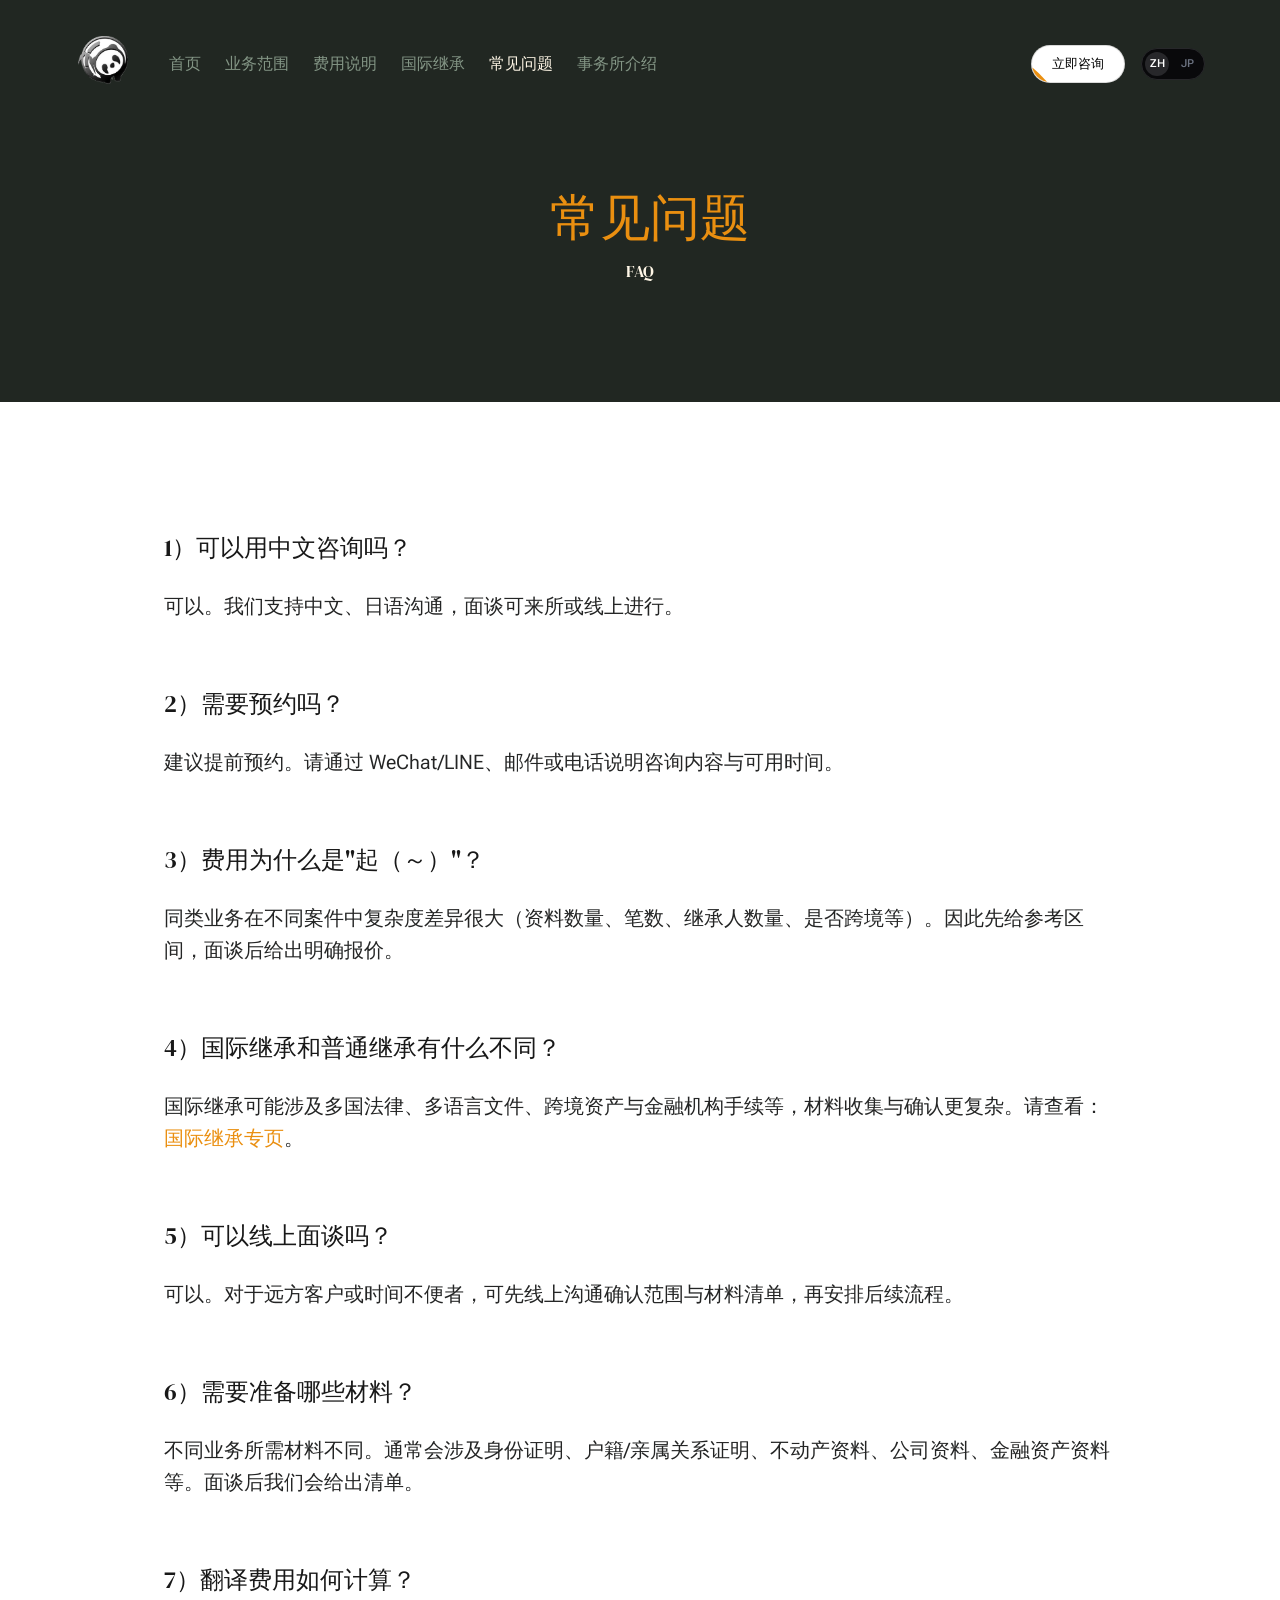
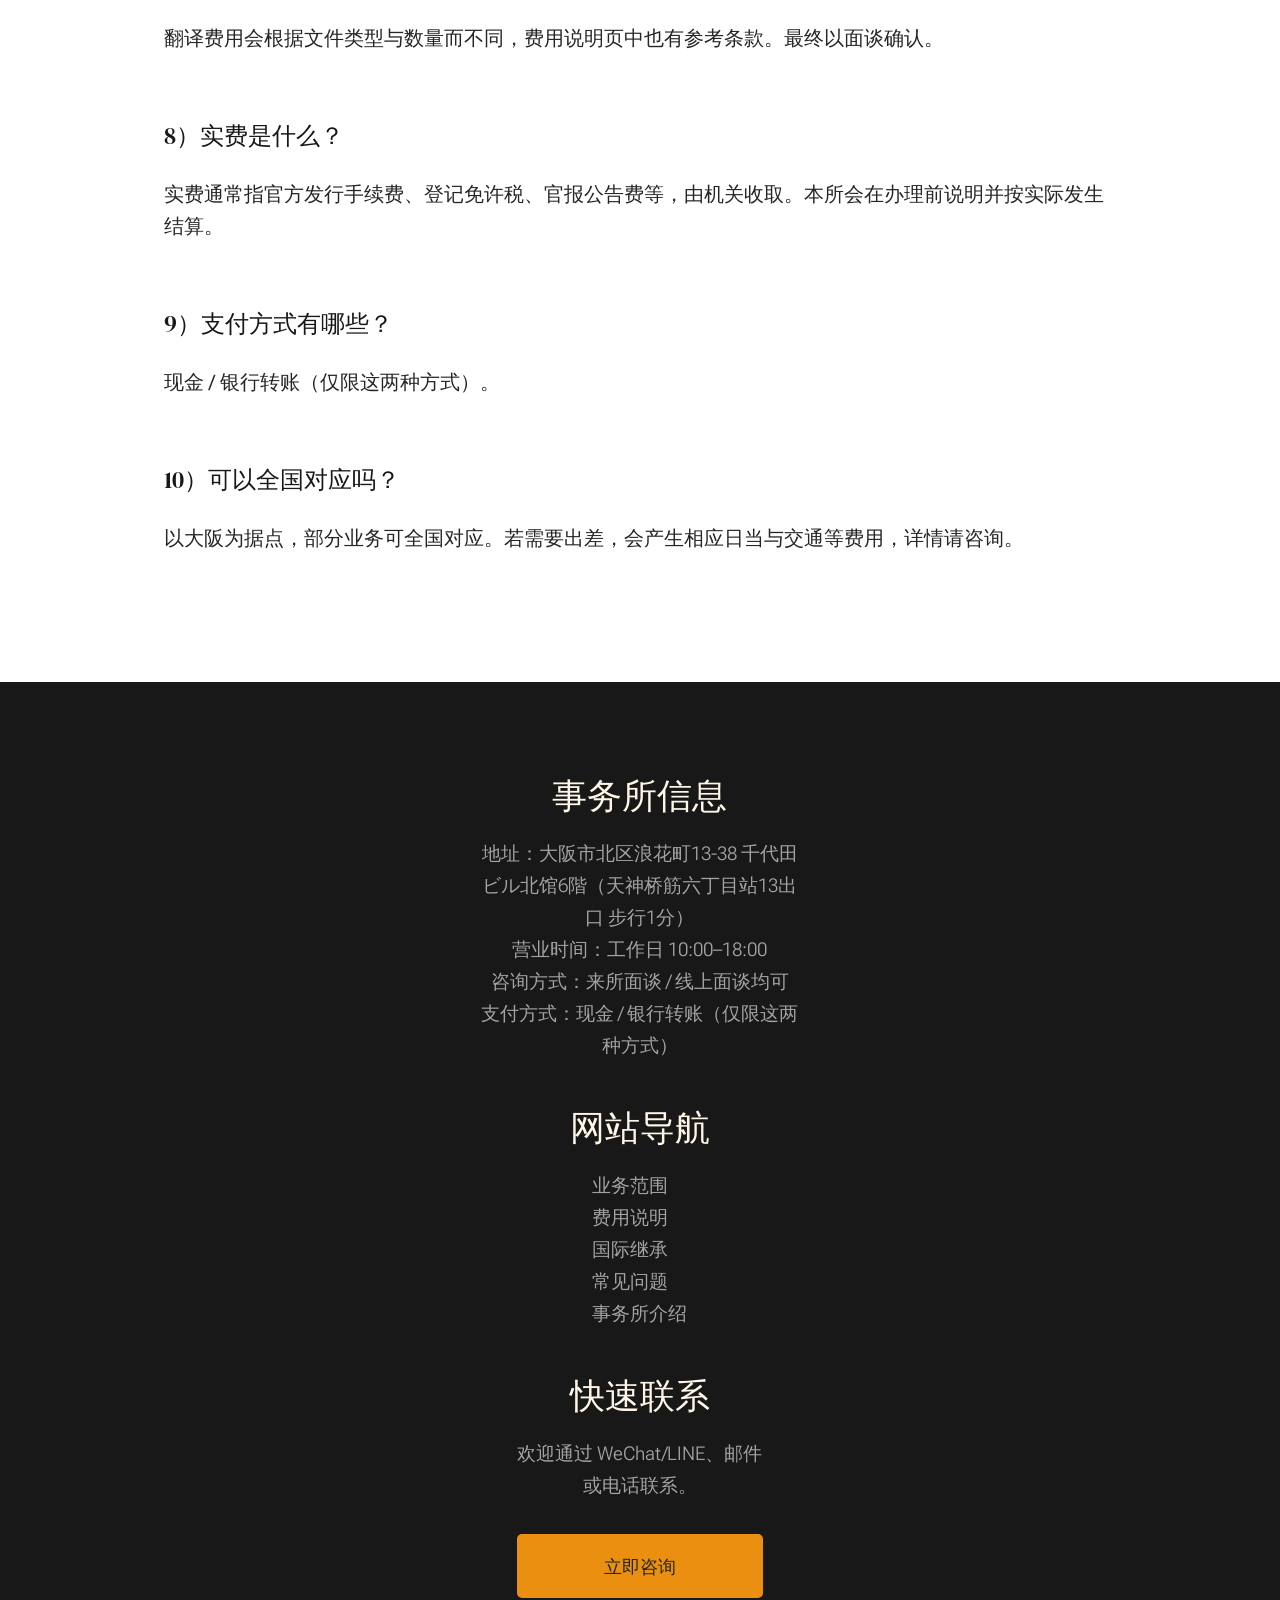
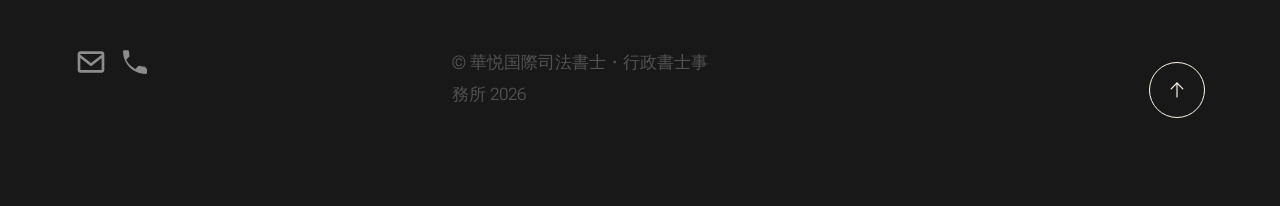
<file: site/faq.html>
<!DOCTYPE html>
<html lang="zh-CN" class="no-js">
<head>
  <meta charset="utf-8">
  <meta name="viewport" content="width=device-width, initial-scale=1">
  <title>常见问题 - 華悦国際司法書士・行政書士事務所</title>

  <script>
    document.documentElement.classList.remove('no-js');
    document.documentElement.classList.add('js');
  </script>

  <link rel="stylesheet" href="css/vendor.css">
  <link rel="stylesheet" href="css/styles.css">

  <link rel="apple-touch-icon" sizes="180x180" href="assets/images/kaetsu_panda_only.svg">
  <link rel="icon" type="image/svg+xml" href="assets/images/kaetsu_panda_only.svg">
  <link rel="manifest" href="site.webmanifest">
</head>

<body id="top">

  <div id="preloader">
    <div id="loader" class="dots-fade">
      <div></div><div></div><div></div>
    </div>
  </div>

  <div id="page" class="s-pagewrap">

    <header class="s-header">
      <div class="row s-header__inner width-sixteen-col">
        <div class="s-header__block">
          <div class="s-header__logo">
            <a class="logo" href="index.html" aria-label="返回首页">
              <img src="assets/images/kaetsu_panda_only.svg" alt="華悦国際司法書士・行政書士事務所 标识">
            </a>
          </div>
          <a class="s-header__menu-toggle" href="#0" aria-label="打开菜单"><span><span lang="zh">菜单</span><span lang="ja">メニュー</span></span></a>
        </div>

        <nav class="s-header__nav" aria-label="主导航">
          <ul class="s-header__menu-links">
            <li><a href="index.html"><span lang="zh">首页</span><span lang="ja">ホーム</span></a></li>
            <li><a href="services.html"><span lang="zh">业务范围</span><span lang="ja">業務範囲</span></a></li>
            <li><a href="pricing.html"><span lang="zh">费用说明</span><span lang="ja">料金案内</span></a></li>
            <li><a href="inheritance-international.html"><span lang="zh">国际继承</span><span lang="ja">国際相続</span></a></li>
            <li class="current"><a href="faq.html"><span lang="zh">常见问题</span><span lang="ja">よくある質問</span></a></li>
            <li><a href="office.html"><span lang="zh">事务所介绍</span><span lang="ja">事務所紹介</span></a></li>
          </ul>

          <div class="s-header__contact">
            <a href="#0" class="btn btn--primary s-header__contact-btn" data-open-consult><span lang="zh">立即咨询</span><span lang="ja">ご相談はこちら</span></a>
            <button class="lang-switch" type="button"><span class="lang-switch__track"><span class="lang-switch__thumb"></span><span class="lang-switch__label lang-switch__label--zh">ZH</span><span class="lang-switch__label lang-switch__label--jp">JP</span></span></button>
          </div>
        </nav>
      </div>
    </header>

    <section id="content" class="s-content">

      <section class="s-pageheader pageheader">
        <div class="row">
          <div class="column xl-12">
            <h1 class="page-title">
              <span class="page-title__small-type text-pretitle"><span lang="zh">常见问题</span><span lang="ja">よくある質問</span></span>
              FAQ
            </h1>
          </div>
        </div>
      </section>

      <section class="s-pagecontent pagecontent">
        <div class="row width-narrower pagemain">
          <div class="column xl-12">

            <h3><span lang="zh">1）可以用中文咨询吗？</span><span lang="ja">1）中国語で相談できますか？</span></h3>
            <p><span lang="zh">可以。我们支持中文、日语沟通，面谈可来所或线上进行。</span><span lang="ja">はい。中国語・日本語でのコミュニケーションに対応しており、面談はご来所またはオンラインで行えます。</span></p>

            <h3><span lang="zh">2）需要预约吗？</span><span lang="ja">2）予約は必要ですか？</span></h3>
            <p><span lang="zh">建议提前预约。请通过 WeChat/LINE、邮件或电话说明咨询内容与可用时间。</span><span lang="ja">事前のご予約をお勧めします。WeChat/LINE、メールまたはお電話でご相談内容とご都合の良い時間をお知らせください。</span></p>

            <h3><span lang="zh">3）费用为什么是"起（～）"？</span><span lang="ja">3）料金はなぜ「～から」なのですか？</span></h3>
            <p><span lang="zh">同类业务在不同案件中复杂度差异很大（资料数量、笔数、继承人数量、是否跨境等）。因此先给参考区间，面谈后给出明确报价。</span><span lang="ja">同種の業務でも案件ごとに複雑さが大きく異なります（資料の量・筆数・相続人の数・国際案件の有無など）。そのため、まず参考範囲をお示しし、面談後に明確なお見積りをご提示します。</span></p>

            <h3><span lang="zh">4）国际继承和普通继承有什么不同？</span><span lang="ja">4）国際相続と通常の相続はどう違いますか？</span></h3>
            <p><span lang="zh">国际继承可能涉及多国法律、多语言文件、跨境资产与金融机构手续等，材料收集与确认更复杂。请查看：<a href="inheritance-international.html">国际继承专页</a>。</span><span lang="ja">国際相続は複数国の法律、多言語の書類、国境を越えた資産や金融機関の手続き等が関係する可能性があり、資料の収集・確認がより複雑になります。詳しくは：<a href="inheritance-international.html">国際相続専用ページ</a>。</span></p>

            <h3><span lang="zh">5）可以线上面谈吗？</span><span lang="ja">5）オンライン面談は可能ですか？</span></h3>
            <p><span lang="zh">可以。对于远方客户或时间不便者，可先线上沟通确认范围与材料清单，再安排后续流程。</span><span lang="ja">はい。遠方のお客様やお時間の都合がつかない方は、まずオンラインで範囲と必要書類リストを確認し、その後の流れを調整いたします。</span></p>

            <h3><span lang="zh">6）需要准备哪些材料？</span><span lang="ja">6）どのような書類を準備する必要がありますか？</span></h3>
            <p><span lang="zh">不同业务所需材料不同。通常会涉及身份证明、户籍/亲属关系证明、不动产资料、公司资料、金融资产资料等。面谈后我们会给出清单。</span><span lang="ja">業務によって必要な書類は異なります。通常は身分証明書、戸籍・親族関係証明書、不動産資料、会社資料、金融資産資料等が必要です。面談後にリストをお渡しします。</span></p>

            <h3><span lang="zh">7）翻译费用如何计算？</span><span lang="ja">7）翻訳費用はどのように計算されますか？</span></h3>
            <p><span lang="zh">翻译费用会根据文件类型与数量而不同，费用说明页中也有参考条款。最终以面谈确认。</span><span lang="ja">翻訳費用は書類の種類と数量により異なります。料金案内ページにも参考条項がございます。最終的には面談で確認いたします。</span></p>

            <h3><span lang="zh">8）实费是什么？</span><span lang="ja">8）実費とは何ですか？</span></h3>
            <p><span lang="zh">实费通常指官方发行手续费、登记免许税、官报公告费等，由机关收取。本所会在办理前说明并按实际发生结算。</span><span lang="ja">実費とは通常、公的発行手数料・登録免許税・官報公告費等、公的機関が徴収する費用を指します。当事務所では手続き前にご説明し、実際の発生額で精算いたします。</span></p>

            <h3><span lang="zh">9）支付方式有哪些？</span><span lang="ja">9）支払方法にはどのようなものがありますか？</span></h3>
            <p><span lang="zh">现金 / 银行转账（仅限这两种方式）。</span><span lang="ja">現金／銀行振込（この2種類のみ）。</span></p>

            <h3><span lang="zh">10）可以全国对应吗？</span><span lang="ja">10）全国対応は可能ですか？</span></h3>
            <p><span lang="zh">以大阪为据点，部分业务可全国对应。若需要出差，会产生相应日当与交通等费用，详情请咨询。</span><span lang="ja">大阪を拠点としておりますが、一部業務は全国対応が可能です。出張が必要な場合は、日当・交通費等が発生します。詳しくはお問い合わせください。</span></p>

          </div>
        </div>
      </section>

    </section>

    <footer class="s-footer">
      <div class="row s-footer__content">
        <div class="column xl-6 lg-6 md-12 s-footer__block s-footer__about">
          <h3><span lang="zh">事务所信息</span><span lang="ja">事務所情報</span></h3>
          <p>
            <span lang="zh">地址：大阪市北区浪花町13-38 千代田ビル北馆6階（天神桥筋六丁目站13出口 步行1分）</span><span lang="ja">住所：大阪市北区浪花町13-38 千代田ビル北館6階（天神橋筋六丁目駅13番出口 徒歩1分）</span><br>
            <span lang="zh">营业时间：工作日 10:00–18:00</span><span lang="ja">営業時間：平日 10:00–18:00</span><br>
            <span lang="zh">咨询方式：来所面谈 / 线上面谈均可</span><span lang="ja">ご相談方法：ご来所面談／オンライン面談いずれも可</span><br>
            <span lang="zh">支付方式：现金 / 银行转账（仅限这两种方式）</span><span lang="ja">お支払方法：現金／銀行振込（この2種類のみ）</span>
          </p>
        </div>

        <div class="column xl-3 lg-6 md-12 s-footer__block s-footer__site-links">
          <h3><span lang="zh">网站导航</span><span lang="ja">サイトマップ</span></h3>
          <ul class="link-list">
            <li><a href="services.html"><span lang="zh">业务范围</span><span lang="ja">業務範囲</span></a></li>
            <li><a href="pricing.html"><span lang="zh">费用说明</span><span lang="ja">料金案内</span></a></li>
            <li><a href="inheritance-international.html"><span lang="zh">国际继承</span><span lang="ja">国際相続</span></a></li>
            <li><a href="faq.html"><span lang="zh">常见问题</span><span lang="ja">よくある質問</span></a></li>
            <li><a href="office.html"><span lang="zh">事务所介绍</span><span lang="ja">事務所紹介</span></a></li>
          </ul>
        </div>

        <div class="column xl-3 lg-6 md-12 tab-12 s-footer__block s-footer__newsletter">
          <h3><span lang="zh">快速联系</span><span lang="ja">お問い合わせ</span></h3>
          <p><span lang="zh">欢迎通过 WeChat/LINE、邮件或电话联系。</span><span lang="ja">WeChat/LINE、メールまたはお電話でお気軽にご連絡ください。</span></p>
          <div class="u-add-top-0-5">
            <a class="btn btn--primary btn--small u-fullwidth" href="#0" data-open-consult><span lang="zh">立即咨询</span><span lang="ja">ご相談はこちら</span></a>
          </div>
        </div>
      </div>

      <div class="row s-footer__bottom">
        <div class="column xl-6 lg-12">
          <ul class="s-footer__social social-list">
            <li>
              <a href="mailto:kaetu2025@gmail.com">
                <svg xmlns="http://www.w3.org/2000/svg" width="24" height="24" viewBox="0 0 24 24" style="fill:rgba(0, 0, 0, 1);">
                  <path d="M20 4H4c-1.103 0-2 .897-2 2v12c0 1.103.897 2 2 2h16c1.103 0 2-.897 2-2V6c0-1.103-.897-2-2-2zm0 2v.511l-8 6.223-8-6.222V6h16zM4 18V9.044l7.386 5.745a.994.994 0 0 0 1.228 0L20 9.044 20.002 18H4z"></path>
                </svg>
                <span class="u-screen-reader-text">Email</span>
              </a>
            </li>
            <li>
              <a href="tel:0666168879">
                <svg xmlns="http://www.w3.org/2000/svg" width="24" height="24" viewBox="0 0 24 24" style="fill:rgba(0, 0, 0, 1);">
                  <path d="M20 15.5a14.56 14.56 0 0 1-4.5-.7 1 1 0 0 0-1 .24l-2.2 2.2a16.1 16.1 0 0 1-6.9-6.9l2.2-2.2a1 1 0 0 0 .24-1A14.56 14.56 0 0 1 7.5 4a1 1 0 0 0-1-.9H4a1 1 0 0 0-1 1A17 17 0 0 0 20 21a1 1 0 0 0 1-1v-2.5a1 1 0 0 0-1-.9Z"></path>
                </svg>
                <span class="u-screen-reader-text">Phone</span>
              </a>
            </li>
          </ul>
        </div>

        <div class="column xl-6 lg-12">
          <p class="ss-copyright">
            <span>© 華悦国際司法書士・行政書士事務所 2026</span>
          </p>
        </div>

        <div class="ss-go-top">
          <a class="smoothscroll" title="Back to Top" href="#top">
            <svg xmlns="http://www.w3.org/2000/svg" viewBox="0 0 24 24" width="36" height="36" fill="none" stroke="#ffffff" stroke-width="1" stroke-linecap="round" stroke-linejoin="round">
              <polyline points="17 11 12 6 7 11"></polyline>
              <line x1="12" y1="18" x2="12" y2="6"></line>
            </svg>
          </a>
        </div>
      </div>
    </footer>

    <dialog id="consult-dialog" class="consult-dialog">
      <div class="consult-dialog__inner">
        <button class="consult-dialog__close" type="button" aria-label="关闭" data-close-consult>×</button>
        <div class="consult-dialog__qr">
          <img src="assets/images/qr/wechat-line.jpg" alt="咨询二维码">
        </div>
      </div>
    </dialog>

  </div>

  <script src="js/plugins.js"></script>
  <script src="js/main.js"></script>
  <script src="js/consult-dialog.js"></script>
  <script src="js/i18n-switch.js"></script>

</body>
</html>
</file>
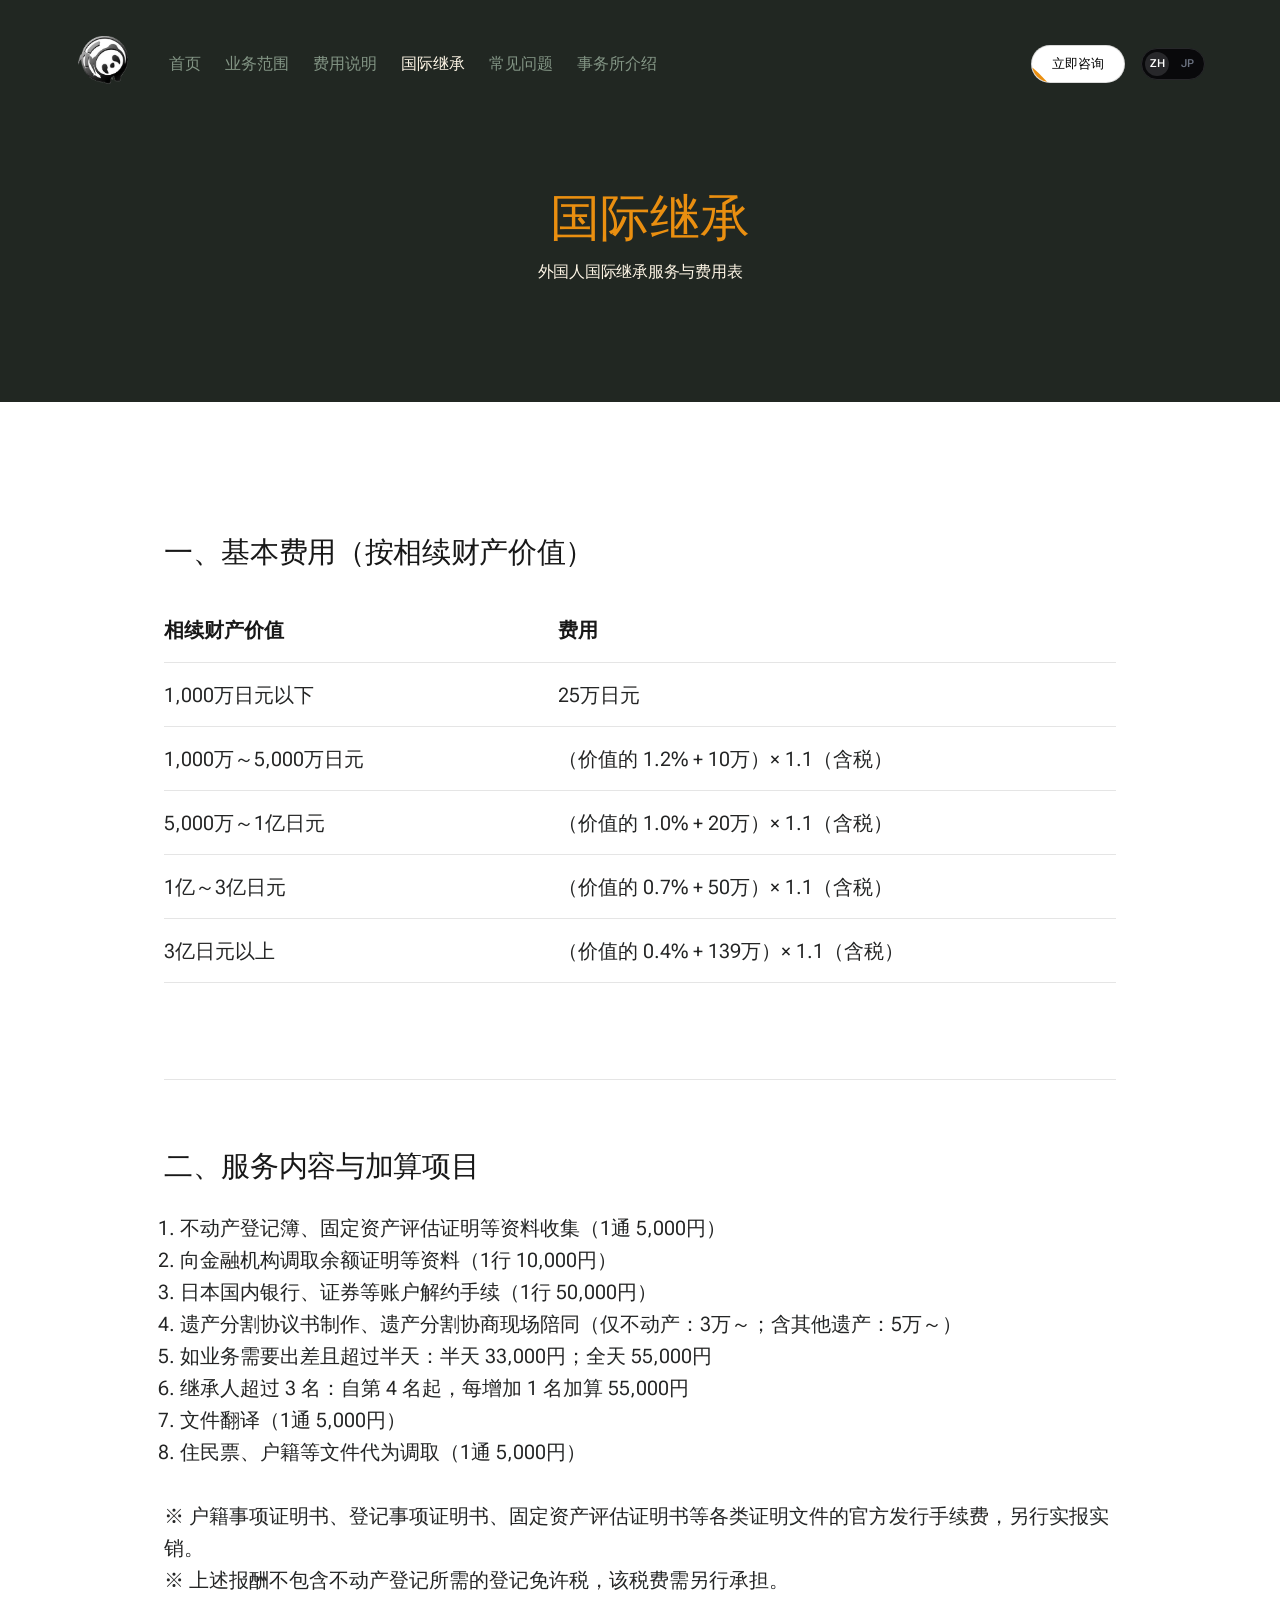
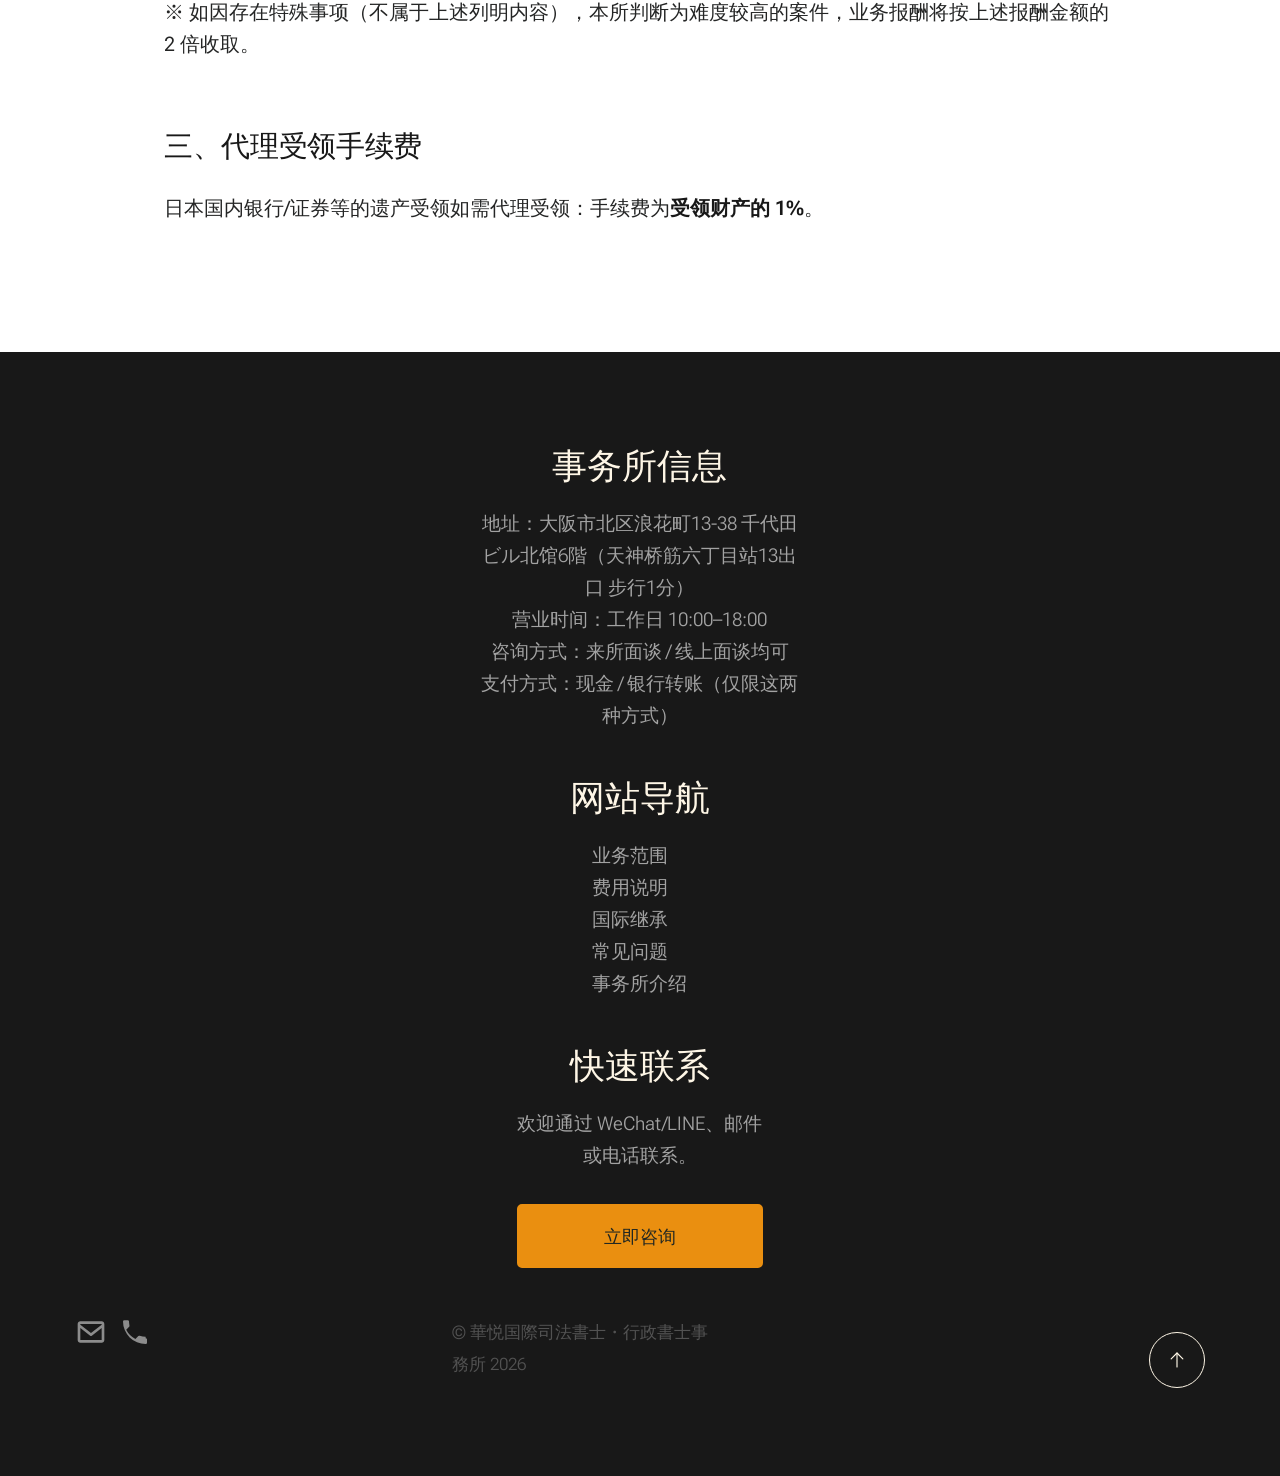
<file: site/inheritance-international.html>
<!DOCTYPE html>
<html lang="zh-CN" class="no-js">
<head>
  <meta charset="utf-8">
  <meta name="viewport" content="width=device-width, initial-scale=1">
  <title>国际继承 - 服务与费用 - 華悦国際司法書士・行政書士事務所</title>

  <script>
    document.documentElement.classList.remove('no-js');
    document.documentElement.classList.add('js');
  </script>

  <link rel="stylesheet" href="css/vendor.css">
  <link rel="stylesheet" href="css/styles.css">

  <link rel="apple-touch-icon" sizes="180x180" href="assets/images/kaetsu_panda_only.svg">
  <link rel="icon" type="image/svg+xml" href="assets/images/kaetsu_panda_only.svg">
  <link rel="manifest" href="site.webmanifest">
</head>

<body id="top">

  <div id="preloader">
    <div id="loader" class="dots-fade">
      <div></div><div></div><div></div>
    </div>
  </div>

  <div id="page" class="s-pagewrap">

    <header class="s-header">
      <div class="row s-header__inner width-sixteen-col">
        <div class="s-header__block">
          <div class="s-header__logo">
            <a class="logo" href="index.html" aria-label="返回首页">
              <img src="assets/images/kaetsu_panda_only.svg" alt="華悦国際司法書士・行政書士事務所 标识">
            </a>
          </div>
          <a class="s-header__menu-toggle" href="#0" aria-label="打开菜单"><span><span lang="zh">菜单</span><span lang="ja">メニュー</span></span></a>
        </div>

        <nav class="s-header__nav" aria-label="主导航">
          <ul class="s-header__menu-links">
            <li><a href="index.html"><span lang="zh">首页</span><span lang="ja">ホーム</span></a></li>
            <li><a href="services.html"><span lang="zh">业务范围</span><span lang="ja">業務範囲</span></a></li>
            <li><a href="pricing.html"><span lang="zh">费用说明</span><span lang="ja">料金案内</span></a></li>
            <li class="current"><a href="inheritance-international.html"><span lang="zh">国际继承</span><span lang="ja">国際相続</span></a></li>
            <li><a href="faq.html"><span lang="zh">常见问题</span><span lang="ja">よくある質問</span></a></li>
            <li><a href="office.html"><span lang="zh">事务所介绍</span><span lang="ja">事務所紹介</span></a></li>
          </ul>

          <div class="s-header__contact">
            <a href="#0" class="btn btn--primary s-header__contact-btn" data-open-consult><span lang="zh">立即咨询</span><span lang="ja">ご相談はこちら</span></a>
            <button class="lang-switch" type="button"><span class="lang-switch__track"><span class="lang-switch__thumb"></span><span class="lang-switch__label lang-switch__label--zh">ZH</span><span class="lang-switch__label lang-switch__label--jp">JP</span></span></button>
          </div>
        </nav>
      </div>
    </header>

    <section id="content" class="s-content">

      <section class="s-pageheader pageheader">
        <div class="row">
          <div class="column xl-12">
            <h1 class="page-title">
              <span class="page-title__small-type text-pretitle"><span lang="zh">国际继承</span><span lang="ja">国際相続</span></span>
              <span lang="zh">外国人国际继承服务与费用表</span><span lang="ja">外国人国際相続サービスと料金表</span>
            </h1>
          </div>
        </div>
      </section>

      <section class="s-pagecontent pagecontent">
        <div class="row width-narrower pagemain">
          <div class="column xl-12">

            <h2><span lang="zh">一、基本费用（按相续财产价值）</span><span lang="ja">一、基本料金（相続財産の価額に基づく）</span></h2>
            <div class="table-responsive">
              <table>
                <thead>
                  <tr>
                    <th><span lang="zh">相续财产价值</span><span lang="ja">相続財産の価額</span></th>
                    <th><span lang="zh">费用</span><span lang="ja">費用</span></th>
                  </tr>
                </thead>
                <tbody>
                  <tr><td><span lang="zh">1,000万日元以下</span><span lang="ja">1,000万円以下</span></td><td>25万日元</td></tr>
                  <tr><td><span lang="zh">1,000万～5,000万日元</span><span lang="ja">1,000万～5,000万円</span></td><td><span lang="zh">（价值的 1.2% + 10万）× 1.1（含税）</span><span lang="ja">（価額の 1.2% + 10万）× 1.1（税込）</span></td></tr>
                  <tr><td><span lang="zh">5,000万～1亿日元</span><span lang="ja">5,000万～1億円</span></td><td><span lang="zh">（价值的 1.0% + 20万）× 1.1（含税）</span><span lang="ja">（価額の 1.0% + 20万）× 1.1（税込）</span></td></tr>
                  <tr><td><span lang="zh">1亿～3亿日元</span><span lang="ja">1億～3億円</span></td><td><span lang="zh">（价值的 0.7% + 50万）× 1.1（含税）</span><span lang="ja">（価額の 0.7% + 50万）× 1.1（税込）</span></td></tr>
                  <tr><td><span lang="zh">3亿日元以上</span><span lang="ja">3億円以上</span></td><td><span lang="zh">（价值的 0.4% + 139万）× 1.1（含税）</span><span lang="ja">（価額の 0.4% + 139万）× 1.1（税込）</span></td></tr>
                </tbody>
              </table>
            </div>

            <hr class="u-add-top-2 u-add-bottom-2">

            <h2><span lang="zh">二、服务内容与加算项目</span><span lang="ja">二、サービス内容と加算項目</span></h2>
            <ol>
              <li><span lang="zh">不动产登记簿、固定资产评估证明等资料收集（1通 5,000円）</span><span lang="ja">不動産登記簿・固定資産評価証明等の資料収集（1通5,000円）</span></li>
              <li><span lang="zh">向金融机构调取余额证明等资料（1行 10,000円）</span><span lang="ja">金融機関への残高証明等資料の取得（1行10,000円）</span></li>
              <li><span lang="zh">日本国内银行、证券等账户解约手续（1行 50,000円）</span><span lang="ja">日本国内の銀行・証券等口座の解約手続き（1行50,000円）</span></li>
              <li><span lang="zh">遗产分割协议书制作、遗产分割协商现场陪同（仅不动产：3万～；含其他遗产：5万～）</span><span lang="ja">遺産分割協議書作成・遺産分割協議の現場立会い（不動産のみ：3万～；その他の遺産を含む：5万～）</span></li>
              <li><span lang="zh">如业务需要出差且超过半天：半天 33,000円；全天 55,000円</span><span lang="ja">業務上の出張が半日を超える場合：半日33,000円；全日55,000円</span></li>
              <li><span lang="zh">继承人超过 3 名：自第 4 名起，每增加 1 名加算 55,000円</span><span lang="ja">相続人が3名を超える場合：4人目以降1名につき55,000円を追加</span></li>
              <li><span lang="zh">文件翻译（1通 5,000円）</span><span lang="ja">書類翻訳（1通5,000円）</span></li>
              <li><span lang="zh">住民票、户籍等文件代为调取（1通 5,000円）</span><span lang="ja">住民票・戸籍等の代理取得（1通5,000円）</span></li>
            </ol>

            <p class="u-add-top-0-5">
              <span lang="zh">※ 户籍事项证明书、登记事项证明书、固定资产评估证明书等各类证明文件的官方发行手续费，另行实报实销。</span><span lang="ja">※ 戸籍事項証明書・登記事項証明書・固定資産評価証明書等の各種証明書類の公的発行手数料は別途実費精算となります。</span><br>
              <span lang="zh">※ 上述报酬不包含不动产登记所需的登记免许税，该税费需另行承担。</span><span lang="ja">※ 上記報酬には不動産登記に必要な登録免許税は含まれておらず、別途ご負担いただきます。</span><br>
              <span lang="zh">※ 如因存在特殊事项（不属于上述列明内容），本所判断为难度较高的案件，业务报酬将按上述报酬金额的 2 倍收取。</span><span lang="ja">※ 上記に記載のない特殊事項が存在し、当事務所が難易度が高いと判断した案件については、業務報酬は上記金額の2倍となります。</span>
            </p>

            <h2 class="u-add-top-2"><span lang="zh">三、代理受领手续费</span><span lang="ja">三、代理受領手数料</span></h2>
            <p><span lang="zh">日本国内银行/证券等的遗产受领如需代理受领：手续费为<strong>受领财产的 1%</strong>。</span><span lang="ja">日本国内の銀行・証券等の遺産受領を代理受領する場合：手数料は<strong>受領財産の1%</strong>。</span></p>
          </div>
        </div>

      </section>

    </section>

    <footer class="s-footer">
      <div class="row s-footer__content">
        <div class="column xl-6 lg-6 md-12 s-footer__block s-footer__about">
          <h3><span lang="zh">事务所信息</span><span lang="ja">事務所情報</span></h3>
          <p>
            <span lang="zh">地址：大阪市北区浪花町13-38 千代田ビル北馆6階（天神桥筋六丁目站13出口 步行1分）</span><span lang="ja">住所：大阪市北区浪花町13-38 千代田ビル北館6階（天神橋筋六丁目駅13番出口 徒歩1分）</span><br>
            <span lang="zh">营业时间：工作日 10:00–18:00</span><span lang="ja">営業時間：平日 10:00–18:00</span><br>
            <span lang="zh">咨询方式：来所面谈 / 线上面谈均可</span><span lang="ja">ご相談方法：ご来所面談／オンライン面談いずれも可</span><br>
            <span lang="zh">支付方式：现金 / 银行转账（仅限这两种方式）</span><span lang="ja">お支払方法：現金／銀行振込（この2種類のみ）</span>
          </p>
        </div>

        <div class="column xl-3 lg-6 md-12 s-footer__block s-footer__site-links">
          <h3><span lang="zh">网站导航</span><span lang="ja">サイトマップ</span></h3>
          <ul class="link-list">
            <li><a href="services.html"><span lang="zh">业务范围</span><span lang="ja">業務範囲</span></a></li>
            <li><a href="pricing.html"><span lang="zh">费用说明</span><span lang="ja">料金案内</span></a></li>
            <li><a href="inheritance-international.html"><span lang="zh">国际继承</span><span lang="ja">国際相続</span></a></li>
            <li><a href="faq.html"><span lang="zh">常见问题</span><span lang="ja">よくある質問</span></a></li>
            <li><a href="office.html"><span lang="zh">事务所介绍</span><span lang="ja">事務所紹介</span></a></li>
          </ul>
        </div>

        <div class="column xl-3 lg-6 md-12 tab-12 s-footer__block s-footer__newsletter">
          <h3><span lang="zh">快速联系</span><span lang="ja">お問い合わせ</span></h3>
          <p><span lang="zh">欢迎通过 WeChat/LINE、邮件或电话联系。</span><span lang="ja">WeChat/LINE、メールまたはお電話でお気軽にご連絡ください。</span></p>
          <div class="u-add-top-0-5">
            <a class="btn btn--primary btn--small u-fullwidth" href="#0" data-open-consult><span lang="zh">立即咨询</span><span lang="ja">ご相談はこちら</span></a>
          </div>
        </div>
      </div>

      <div class="row s-footer__bottom">
        <div class="column xl-6 lg-12">
          <ul class="s-footer__social social-list">
            <li>
              <a href="mailto:kaetu2025@gmail.com">
                <svg xmlns="http://www.w3.org/2000/svg" width="24" height="24" viewBox="0 0 24 24" style="fill:rgba(0, 0, 0, 1);">
                  <path d="M20 4H4c-1.103 0-2 .897-2 2v12c0 1.103.897 2 2 2h16c1.103 0 2-.897 2-2V6c0-1.103-.897-2-2-2zm0 2v.511l-8 6.223-8-6.222V6h16zM4 18V9.044l7.386 5.745a.994.994 0 0 0 1.228 0L20 9.044 20.002 18H4z"></path>
                </svg>
                <span class="u-screen-reader-text">Email</span>
              </a>
            </li>
            <li>
              <a href="tel:0666168879">
                <svg xmlns="http://www.w3.org/2000/svg" width="24" height="24" viewBox="0 0 24 24" style="fill:rgba(0, 0, 0, 1);">
                  <path d="M20 15.5a14.56 14.56 0 0 1-4.5-.7 1 1 0 0 0-1 .24l-2.2 2.2a16.1 16.1 0 0 1-6.9-6.9l2.2-2.2a1 1 0 0 0 .24-1A14.56 14.56 0 0 1 7.5 4a1 1 0 0 0-1-.9H4a1 1 0 0 0-1 1A17 17 0 0 0 20 21a1 1 0 0 0 1-1v-2.5a1 1 0 0 0-1-.9Z"></path>
                </svg>
                <span class="u-screen-reader-text">Phone</span>
              </a>
            </li>
          </ul>
        </div>

        <div class="column xl-6 lg-12">
          <p class="ss-copyright">
            <span>© 華悦国際司法書士・行政書士事務所 2026</span>
          </p>
        </div>

        <div class="ss-go-top">
          <a class="smoothscroll" title="Back to Top" href="#top">
            <svg xmlns="http://www.w3.org/2000/svg" viewBox="0 0 24 24" width="36" height="36" fill="none" stroke="#ffffff" stroke-width="1" stroke-linecap="round" stroke-linejoin="round">
              <polyline points="17 11 12 6 7 11"></polyline>
              <line x1="12" y1="18" x2="12" y2="6"></line>
            </svg>
          </a>
        </div>
      </div>
    </footer>

    <dialog id="consult-dialog" class="consult-dialog">
      <div class="consult-dialog__inner">
        <button class="consult-dialog__close" type="button" aria-label="关闭" data-close-consult>×</button>
        <div class="consult-dialog__qr">
          <img src="assets/images/qr/wechat-line.jpg" alt="咨询二维码">
        </div>
      </div>
    </dialog>

  </div>

  <script src="js/plugins.js"></script>
  <script src="js/main.js"></script>
  <script src="js/consult-dialog.js"></script>
  <script src="js/i18n-switch.js"></script>

</body>
</html>
</file>
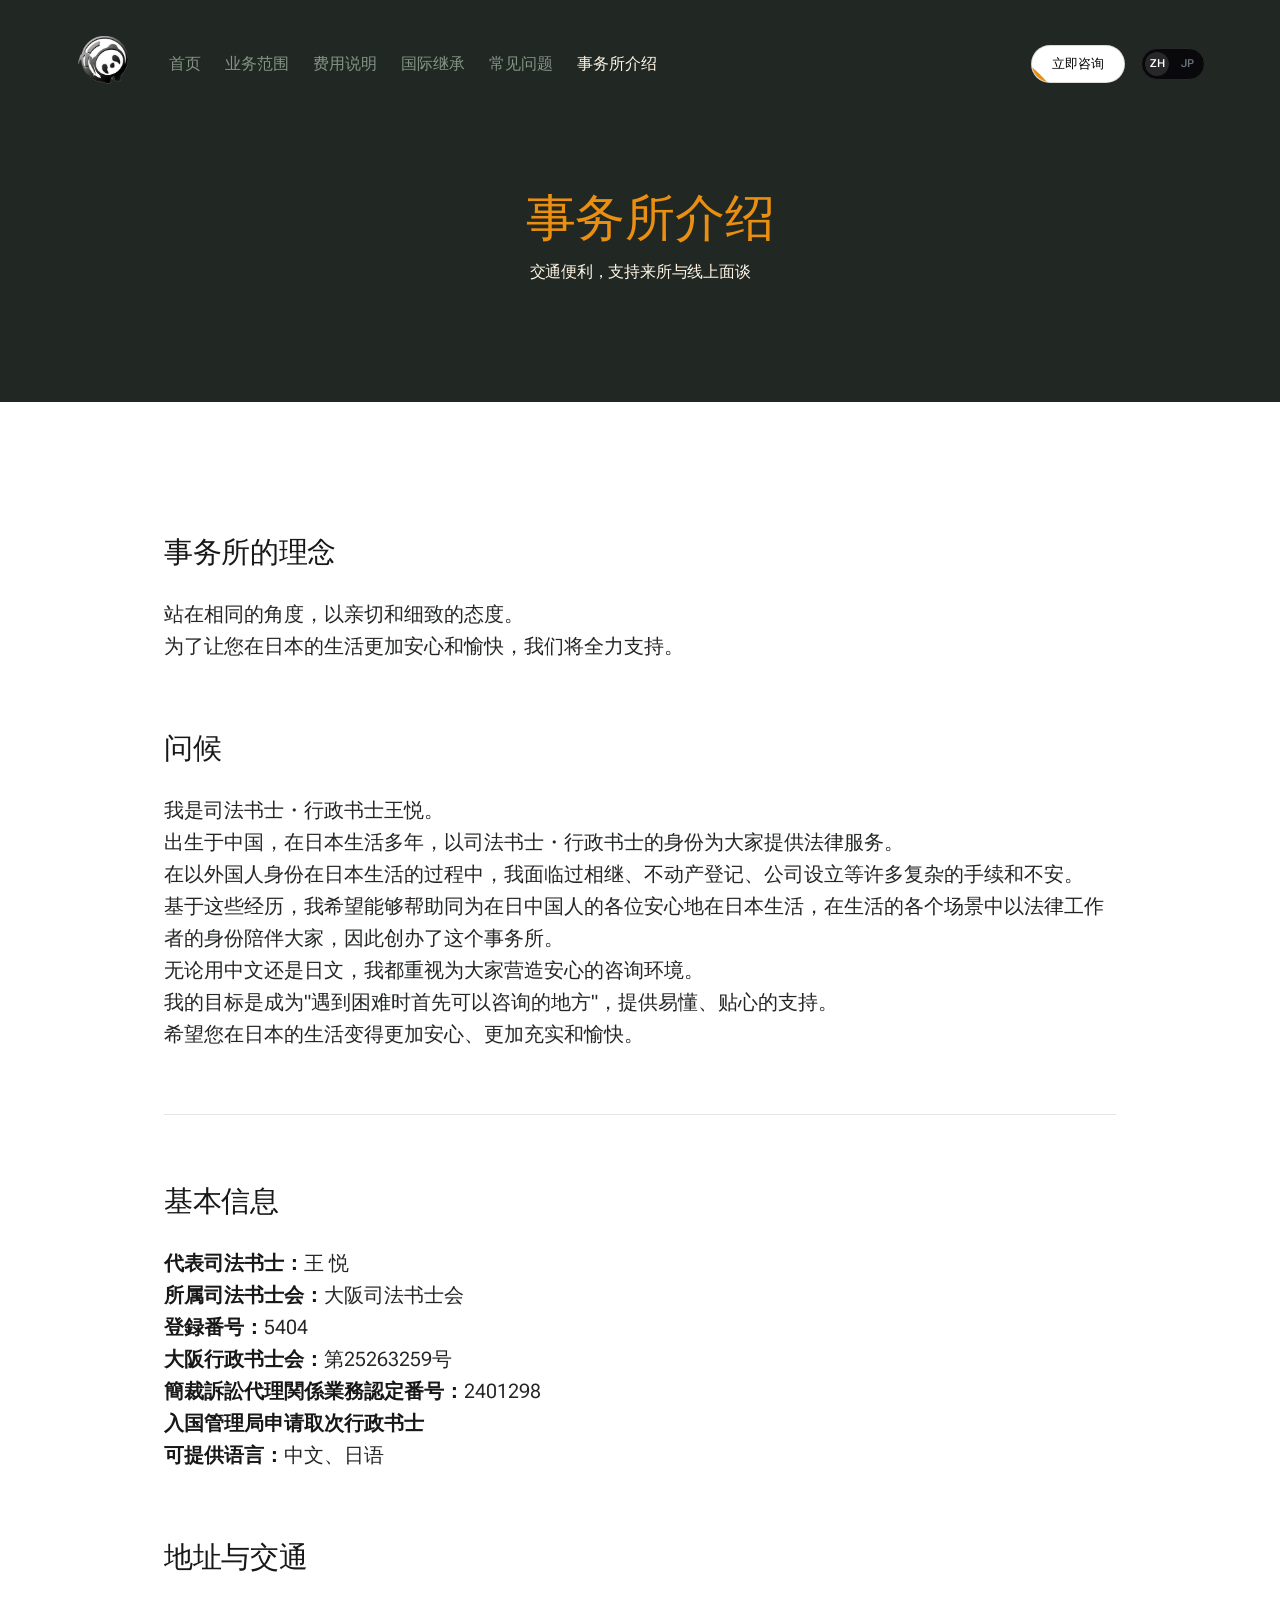
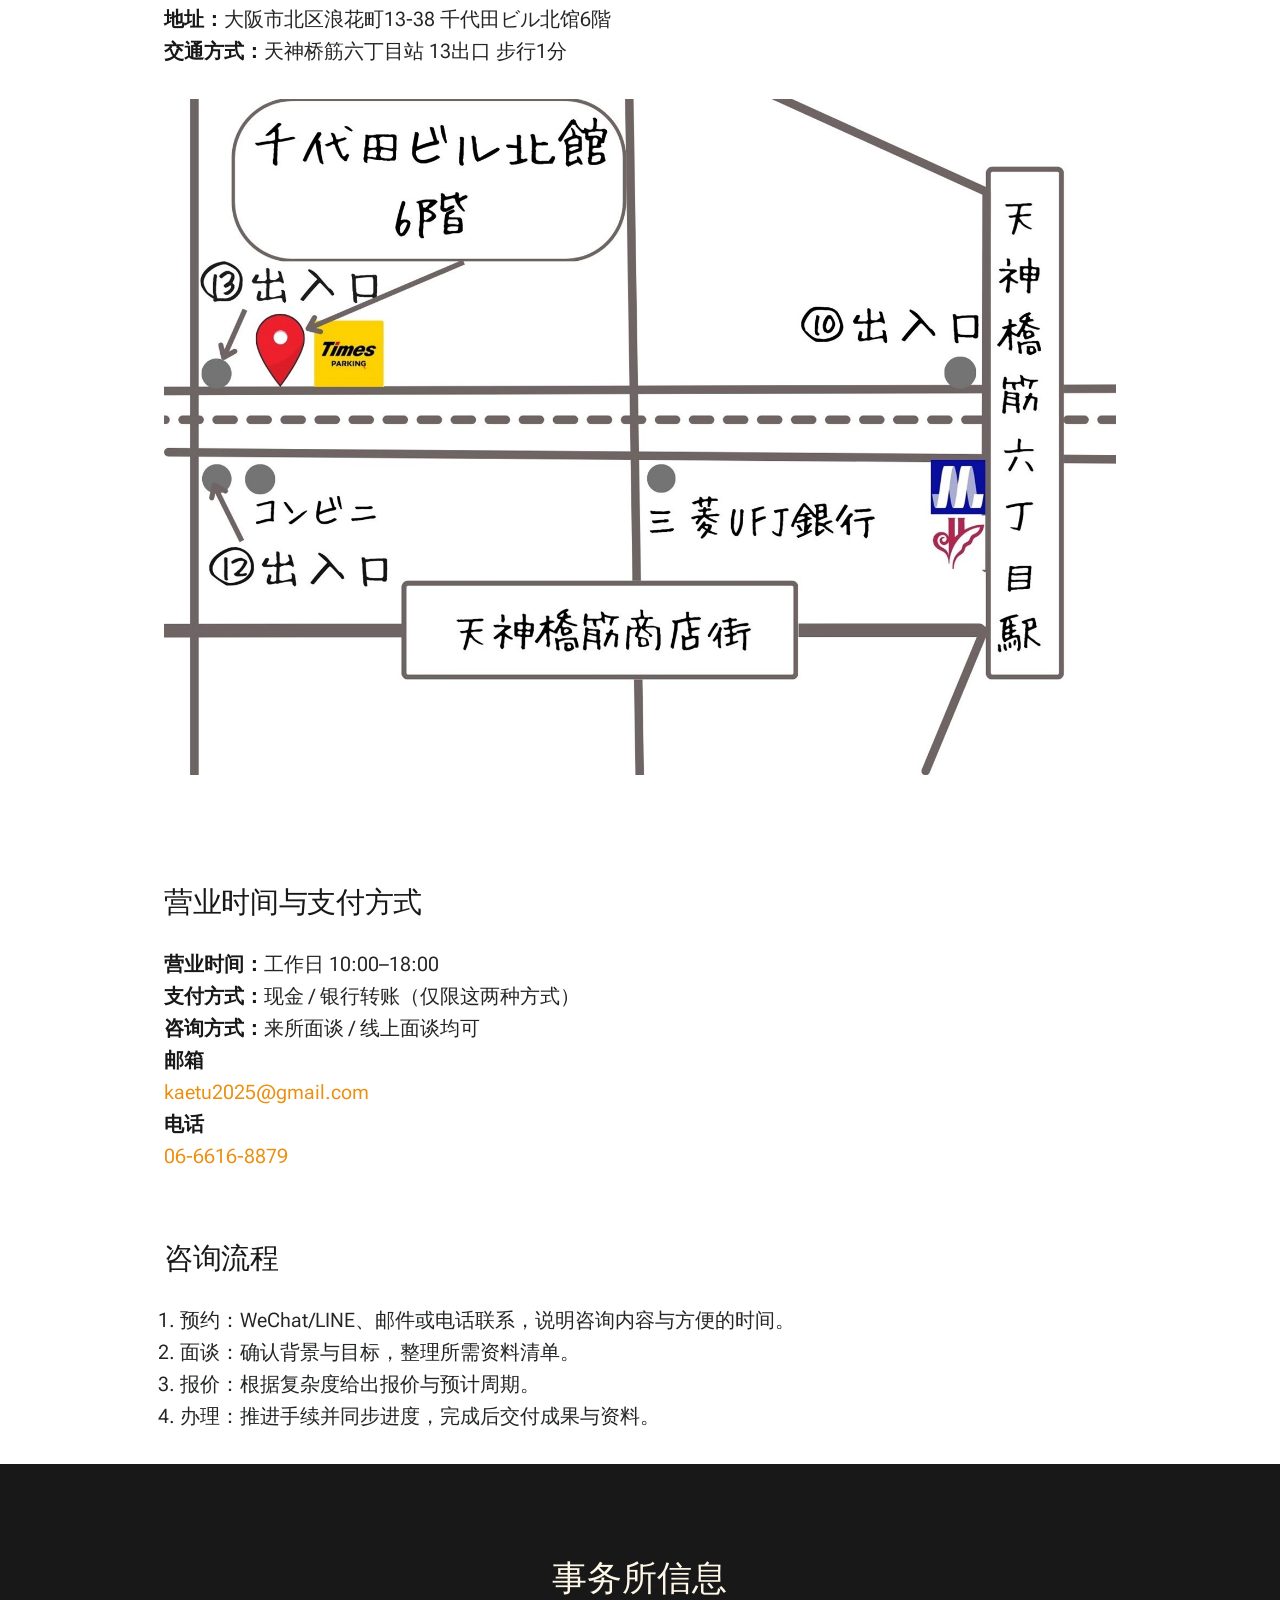
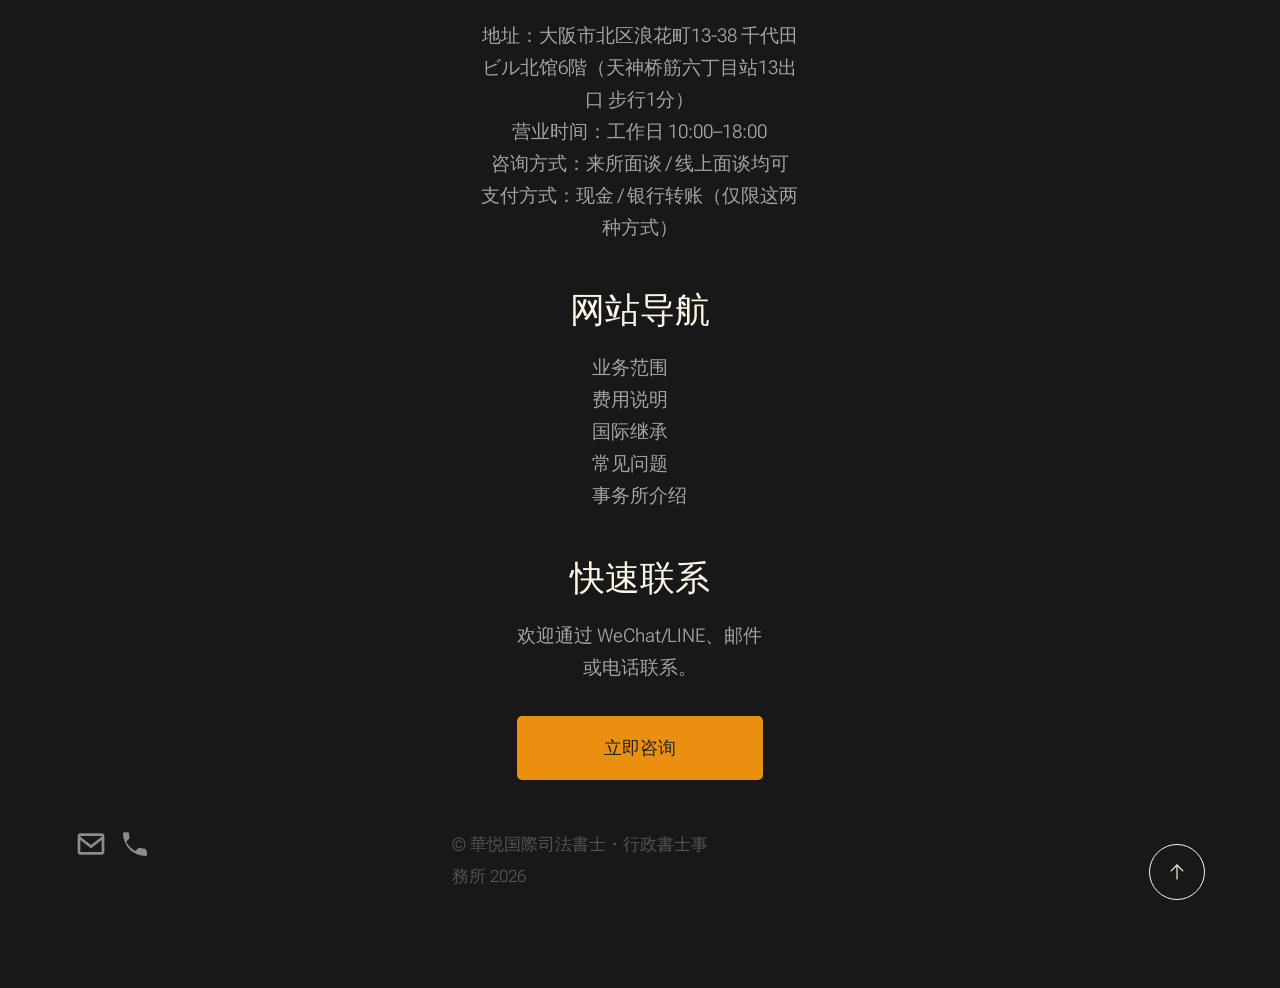
<file: site/office.html>
<!DOCTYPE html>
<html lang="zh-CN" class="no-js">
<head>
  <meta charset="utf-8">
  <meta name="viewport" content="width=device-width, initial-scale=1">
  <title>事务所介绍 - 華悦国際司法書士・行政書士事務所</title>

  <script>
    document.documentElement.classList.remove('no-js');
    document.documentElement.classList.add('js');
  </script>

  <link rel="stylesheet" href="css/vendor.css">
  <link rel="stylesheet" href="css/styles.css">

  <link rel="apple-touch-icon" sizes="180x180" href="assets/images/kaetsu_panda_only.svg">
  <link rel="icon" type="image/svg+xml" href="assets/images/kaetsu_panda_only.svg">
  <link rel="manifest" href="site.webmanifest">
</head>

<body id="top">

  <div id="preloader">
    <div id="loader" class="dots-fade">
      <div></div><div></div><div></div>
    </div>
  </div>

  <div id="page" class="s-pagewrap">

    <header class="s-header">
      <div class="row s-header__inner width-sixteen-col">
        <div class="s-header__block">
          <div class="s-header__logo">
            <a class="logo" href="index.html" aria-label="返回首页">
              <img src="assets/images/kaetsu_panda_only.svg" alt="華悦国際司法書士・行政書士事務所 标识">
            </a>
          </div>
          <a class="s-header__menu-toggle" href="#0" aria-label="打开菜单"><span><span lang="zh">菜单</span><span lang="ja">メニュー</span></span></a>
        </div>

        <nav class="s-header__nav" aria-label="主导航">
          <ul class="s-header__menu-links">
            <li><a href="index.html"><span lang="zh">首页</span><span lang="ja">ホーム</span></a></li>
            <li><a href="services.html"><span lang="zh">业务范围</span><span lang="ja">業務範囲</span></a></li>
            <li><a href="pricing.html"><span lang="zh">费用说明</span><span lang="ja">料金案内</span></a></li>
            <li><a href="inheritance-international.html"><span lang="zh">国际继承</span><span lang="ja">国際相続</span></a></li>
            <li><a href="faq.html"><span lang="zh">常见问题</span><span lang="ja">よくある質問</span></a></li>
            <li class="current"><a href="office.html"><span lang="zh">事务所介绍</span><span lang="ja">事務所紹介</span></a></li>
          </ul>

          <div class="s-header__contact">
            <a href="#0" class="btn btn--primary s-header__contact-btn" data-open-consult><span lang="zh">立即咨询</span><span lang="ja">ご相談はこちら</span></a>
            <button class="lang-switch" type="button"><span class="lang-switch__track"><span class="lang-switch__thumb"></span><span class="lang-switch__label lang-switch__label--zh">ZH</span><span class="lang-switch__label lang-switch__label--jp">JP</span></span></button>
          </div>
        </nav>
      </div>
    </header>

    <section id="content" class="s-content">

      <section class="s-pageheader pageheader">
        <div class="row">
          <div class="column xl-12">
            <h1 class="page-title">
              <span class="page-title__small-type text-pretitle"><span lang="zh">事务所介绍</span><span lang="ja">事務所紹介</span></span>
              <span lang="zh">交通便利，支持来所与线上面谈</span><span lang="ja">ご来所・オンライン面談に対応</span>
            </h1>
          </div>
        </div>
      </section>

      <section class="s-pagecontent pagecontent overwriteBottonBorder">
        <div class="row width-narrower pagemain">
          <div class="column xl-12">

            <h2 id="office-philosophy"><span lang="zh">事务所的理念</span><span lang="ja">事務所の理念</span></h2>
            <p>
              <span lang="zh">站在相同的角度，以亲切和细致的态度。</span><span lang="ja">同じ目線に立ち、親切で丁寧な対応を。</span><br>
              <span lang="zh">为了让您在日本的生活更加安心和愉快，我们将全力支持。</span><span lang="ja">日本での生活がより安心で楽しいものになるよう、全力でサポートいたします。</span>
            </p>

            <h2 id="greeting-title" class="u-add-top-1-5"><span lang="zh">问候</span><span lang="ja">ごあいさつ</span></h2>
            <p id="greeting-body">
              <span lang="zh">我是司法书士・行政书士王悦。</span><span lang="ja">司法書士・行政書士の王悦です。</span><br>
              <span lang="zh">出生于中国，在日本生活多年，以司法书士・行政书士的身份为大家提供法律服务。</span><span lang="ja">中国出身で、日本で長年暮らしており、司法書士・行政書士として皆様に法律サービスを提供しております。</span><br>
              <span lang="zh">在以外国人身份在日本生活的过程中，我面临过相继、不动产登记、公司设立等许多复杂的手续和不安。</span><span lang="ja">外国人として日本で生活する中で、相続・不動産登記・会社設立など多くの複雑な手続きや不安に直面してきました。</span><br>
              <span lang="zh">基于这些经历，我希望能够帮助同为在日中国人的各位安心地在日本生活，在生活的各个场景中以法律工作者的身份陪伴大家，因此创办了这个事务所。</span><span lang="ja">これらの経験を踏まえ、同じく在日中国人の皆様が安心して日本で生活できるよう、生活のさまざまな場面で法律の専門家として寄り添いたいという思いから、この事務所を開設しました。</span><br>
              <span lang="zh">无论用中文还是日文，我都重视为大家营造安心的咨询环境。</span><span lang="ja">中国語でも日本語でも、安心してご相談いただける環境づくりを大切にしています。</span><br>
              <span lang="zh">我的目标是成为"遇到困难时首先可以咨询的地方"，提供易懂、贴心的支持。</span><span lang="ja">「困ったときにまず相談できる場所」を目指し、わかりやすく心に寄り添うサポートを提供いたします。</span><br>
              <span lang="zh">希望您在日本的生活变得更加安心、更加充实和愉快。</span><span lang="ja">日本での生活がより安心で、より充実し、楽しいものになることを願っています。</span>
            </p>

            <hr class="u-add-top-2 u-add-bottom-2">

            <h2><span lang="zh">基本信息</span><span lang="ja">基本情報</span></h2>
            <p>
              <strong><span lang="zh">代表司法书士：</span><span lang="ja">代表司法書士：</span></strong>王 悦<br>
              <strong><span lang="zh">所属司法书士会：</span><span lang="ja">所属司法書士会：</span></strong><span lang="zh">大阪司法书士会</span><span lang="ja">大阪司法書士会</span><br>
              <strong>登録番号：</strong>5404<br>
              <strong><span lang="zh">大阪行政书士会：</span><span lang="ja">大阪行政書士会：</span></strong>第25263259号 <br>
              <strong>簡裁訴訟代理関係業務認定番号：</strong>2401298<br>
              <strong><span lang="zh">入国管理局申请取次行政书士</span><span lang="ja">入国管理局申請取次行政書士</span> </strong><br>
              <strong><span lang="zh">可提供语言：</span><span lang="ja">対応言語：</span></strong><span lang="zh">中文、日语</span><span lang="ja">中国語・日本語</span>
            </p>

            <h2 class="u-add-top-1-5"><span lang="zh">地址与交通</span><span lang="ja">住所とアクセス</span></h2>
            <p>
              <strong><span lang="zh">地址：</span><span lang="ja">住所：</span></strong><span lang="zh">大阪市北区浪花町13-38 千代田ビル北馆6階</span><span lang="ja">大阪市北区浪花町13-38 千代田ビル北館6階</span><br>
              <strong><span lang="zh">交通方式：</span><span lang="ja">アクセス：</span></strong><span lang="zh">天神桥筋六丁目站 13出口 步行1分</span><span lang="ja">天神橋筋六丁目駅 13番出口 徒歩1分</span>
            </p>

            <a
            href="https://www.google.com/maps?q=%E5%A4%A7%E9%98%AA%E5%B8%82%E5%8C%97%E5%8C%BA%E6%B5%AA%E8%8A%B1%E7%94%BA13-38%20%E5%8D%83%E4%BB%A3%E7%94%B0%E3%83%93%E3%83%AB%E5%8C%97%E9%A4%A86%E9%9A%8E"
            target="_blank"
            rel="noopener noreferrer"
            >
            <img
            src="assets/images/thumbs/location/office-map.jpg"
            />
            </a>


            <h2 class="u-add-top-1-5"><span lang="zh">营业时间与支付方式</span><span lang="ja">営業時間とお支払方法</span></h2>

              <strong><span lang="zh">营业时间：</span><span lang="ja">営業時間：</span></strong><span lang="zh">工作日 10:00–18:00</span><span lang="ja">平日 10:00–18:00</span><br>
              <strong><span lang="zh">支付方式：</span><span lang="ja">お支払方法：</span></strong><span lang="zh">现金 / 银行转账（仅限这两种方式）</span><span lang="ja">現金／銀行振込（この2種類のみ）</span><br>
              <strong><span lang="zh">咨询方式：</span><span lang="ja">ご相談方法：</span></strong><span lang="zh">来所面谈 / 线上面谈均可</span><span lang="ja">ご来所面談／オンライン面談いずれも可</span><br>
              <div>
                  <strong><span lang="zh">邮箱</span><span lang="ja">メール</span></strong><br>
                  <a href="mailto:kaetu2025@gmail.com">kaetu2025@gmail.com</a>
              </div>
              <div>
                  <strong><span lang="zh">电话</span><span lang="ja">電話</span></strong>
                  <ul class="contact-list">
                      <a href="tel:0666168879">06-6616-8879</a>
                  </ul>
              </div>



            <h2 class="u-add-top-1-5"><span lang="zh">咨询流程</span><span lang="ja">ご相談の流れ</span></h2>
            <ol>
              <li><span lang="zh">预约：WeChat/LINE、邮件或电话联系，说明咨询内容与方便的时间。</span><span lang="ja">ご予約：WeChat/LINE、メールまたはお電話でご連絡いただき、ご相談内容とご都合の良い時間をお知らせください。</span></li>
              <li><span lang="zh">面谈：确认背景与目标，整理所需资料清单。</span><span lang="ja">面談：背景と目的を確認し、必要な資料リストを整理します。</span></li>
              <li><span lang="zh">报价：根据复杂度给出报价与预计周期。</span><span lang="ja">お見積り：複雑さに応じてお見積りと想定スケジュールをご提示します。</span></li>
              <li><span lang="zh">办理：推进手续并同步进度，完成后交付成果与资料。</span><span lang="ja">手続き：手続きを進め、進捗を随時ご報告し、完了後に成果物と資料をお渡しします。</span></li>
            </ol>

          </div>
        </div>
      </section>

    </section>

    <footer class="s-footer">
      <div class="row s-footer__content">
        <div class="column xl-6 lg-6 md-12 s-footer__block s-footer__about">
          <h3><span lang="zh">事务所信息</span><span lang="ja">事務所情報</span></h3>
          <p>
            <span lang="zh">地址：大阪市北区浪花町13-38 千代田ビル北馆6階（天神桥筋六丁目站13出口 步行1分）</span><span lang="ja">住所：大阪市北区浪花町13-38 千代田ビル北館6階（天神橋筋六丁目駅13番出口 徒歩1分）</span><br>
            <span lang="zh">营业时间：工作日 10:00–18:00</span><span lang="ja">営業時間：平日 10:00–18:00</span><br>
            <span lang="zh">咨询方式：来所面谈 / 线上面谈均可</span><span lang="ja">ご相談方法：ご来所面談／オンライン面談いずれも可</span><br>
            <span lang="zh">支付方式：现金 / 银行转账（仅限这两种方式）</span><span lang="ja">お支払方法：現金／銀行振込（この2種類のみ）</span>
          </p>
        </div>

        <div class="column xl-3 lg-6 md-12 s-footer__block s-footer__site-links">
          <h3><span lang="zh">网站导航</span><span lang="ja">サイトマップ</span></h3>
          <ul class="link-list">
            <li><a href="services.html"><span lang="zh">业务范围</span><span lang="ja">業務範囲</span></a></li>
            <li><a href="pricing.html"><span lang="zh">费用说明</span><span lang="ja">料金案内</span></a></li>
            <li><a href="inheritance-international.html"><span lang="zh">国际继承</span><span lang="ja">国際相続</span></a></li>
            <li><a href="faq.html"><span lang="zh">常见问题</span><span lang="ja">よくある質問</span></a></li>
            <li><a href="office.html"><span lang="zh">事务所介绍</span><span lang="ja">事務所紹介</span></a></li>
          </ul>
        </div>

        <div class="column xl-3 lg-6 md-12 tab-12 s-footer__block s-footer__newsletter">
          <h3><span lang="zh">快速联系</span><span lang="ja">お問い合わせ</span></h3>
          <p><span lang="zh">欢迎通过 WeChat/LINE、邮件或电话联系。</span><span lang="ja">WeChat/LINE、メールまたはお電話でお気軽にご連絡ください。</span></p>
          <div class="u-add-top-0-5">
            <a class="btn btn--primary btn--small u-fullwidth" href="#0" data-open-consult><span lang="zh">立即咨询</span><span lang="ja">ご相談はこちら</span></a>
          </div>
        </div>
      </div>

      <div class="row s-footer__bottom">
        <div class="column xl-6 lg-12">
          <ul class="s-footer__social social-list">
            <li>
              <a href="mailto:kaetu2025@gmail.com">
                <svg xmlns="http://www.w3.org/2000/svg" width="24" height="24" viewBox="0 0 24 24" style="fill:rgba(0, 0, 0, 1);">
                  <path d="M20 4H4c-1.103 0-2 .897-2 2v12c0 1.103.897 2 2 2h16c1.103 0 2-.897 2-2V6c0-1.103-.897-2-2-2zm0 2v.511l-8 6.223-8-6.222V6h16zM4 18V9.044l7.386 5.745a.994.994 0 0 0 1.228 0L20 9.044 20.002 18H4z"></path>
                </svg>
                <span class="u-screen-reader-text">Email</span>
              </a>
            </li>
            <li>
              <a href="tel:0666168879">
                <svg xmlns="http://www.w3.org/2000/svg" width="24" height="24" viewBox="0 0 24 24" style="fill:rgba(0, 0, 0, 1);">
                  <path d="M20 15.5a14.56 14.56 0 0 1-4.5-.7 1 1 0 0 0-1 .24l-2.2 2.2a16.1 16.1 0 0 1-6.9-6.9l2.2-2.2a1 1 0 0 0 .24-1A14.56 14.56 0 0 1 7.5 4a1 1 0 0 0-1-.9H4a1 1 0 0 0-1 1A17 17 0 0 0 20 21a1 1 0 0 0 1-1v-2.5a1 1 0 0 0-1-.9Z"></path>
                </svg>
                <span class="u-screen-reader-text">Phone</span>
              </a>
            </li>
          </ul>
        </div>

        <div class="column xl-6 lg-12">
          <p class="ss-copyright">
            <span>© 華悦国際司法書士・行政書士事務所 2026</span>
          </p>
        </div>

        <div class="ss-go-top">
          <a class="smoothscroll" title="Back to Top" href="#top">
            <svg xmlns="http://www.w3.org/2000/svg" viewBox="0 0 24 24" width="36" height="36" fill="none" stroke="#ffffff" stroke-width="1" stroke-linecap="round" stroke-linejoin="round">
              <polyline points="17 11 12 6 7 11"></polyline>
              <line x1="12" y1="18" x2="12" y2="6"></line>
            </svg>
          </a>
        </div>
      </div>
    </footer>

    <dialog id="consult-dialog" class="consult-dialog">
      <div class="consult-dialog__inner">
        <button class="consult-dialog__close" type="button" aria-label="关闭" data-close-consult>×</button>
        <div class="consult-dialog__qr">
          <img src="assets/images/qr/wechat-line.jpg" alt="咨询二维码">
        </div>
      </div>
    </dialog>

  </div>

  <script src="js/plugins.js"></script>
  <script src="js/main.js"></script>
  <script src="js/consult-dialog.js"></script>
  <script src="js/i18n-switch.js"></script>

</body>
</html>
</file>
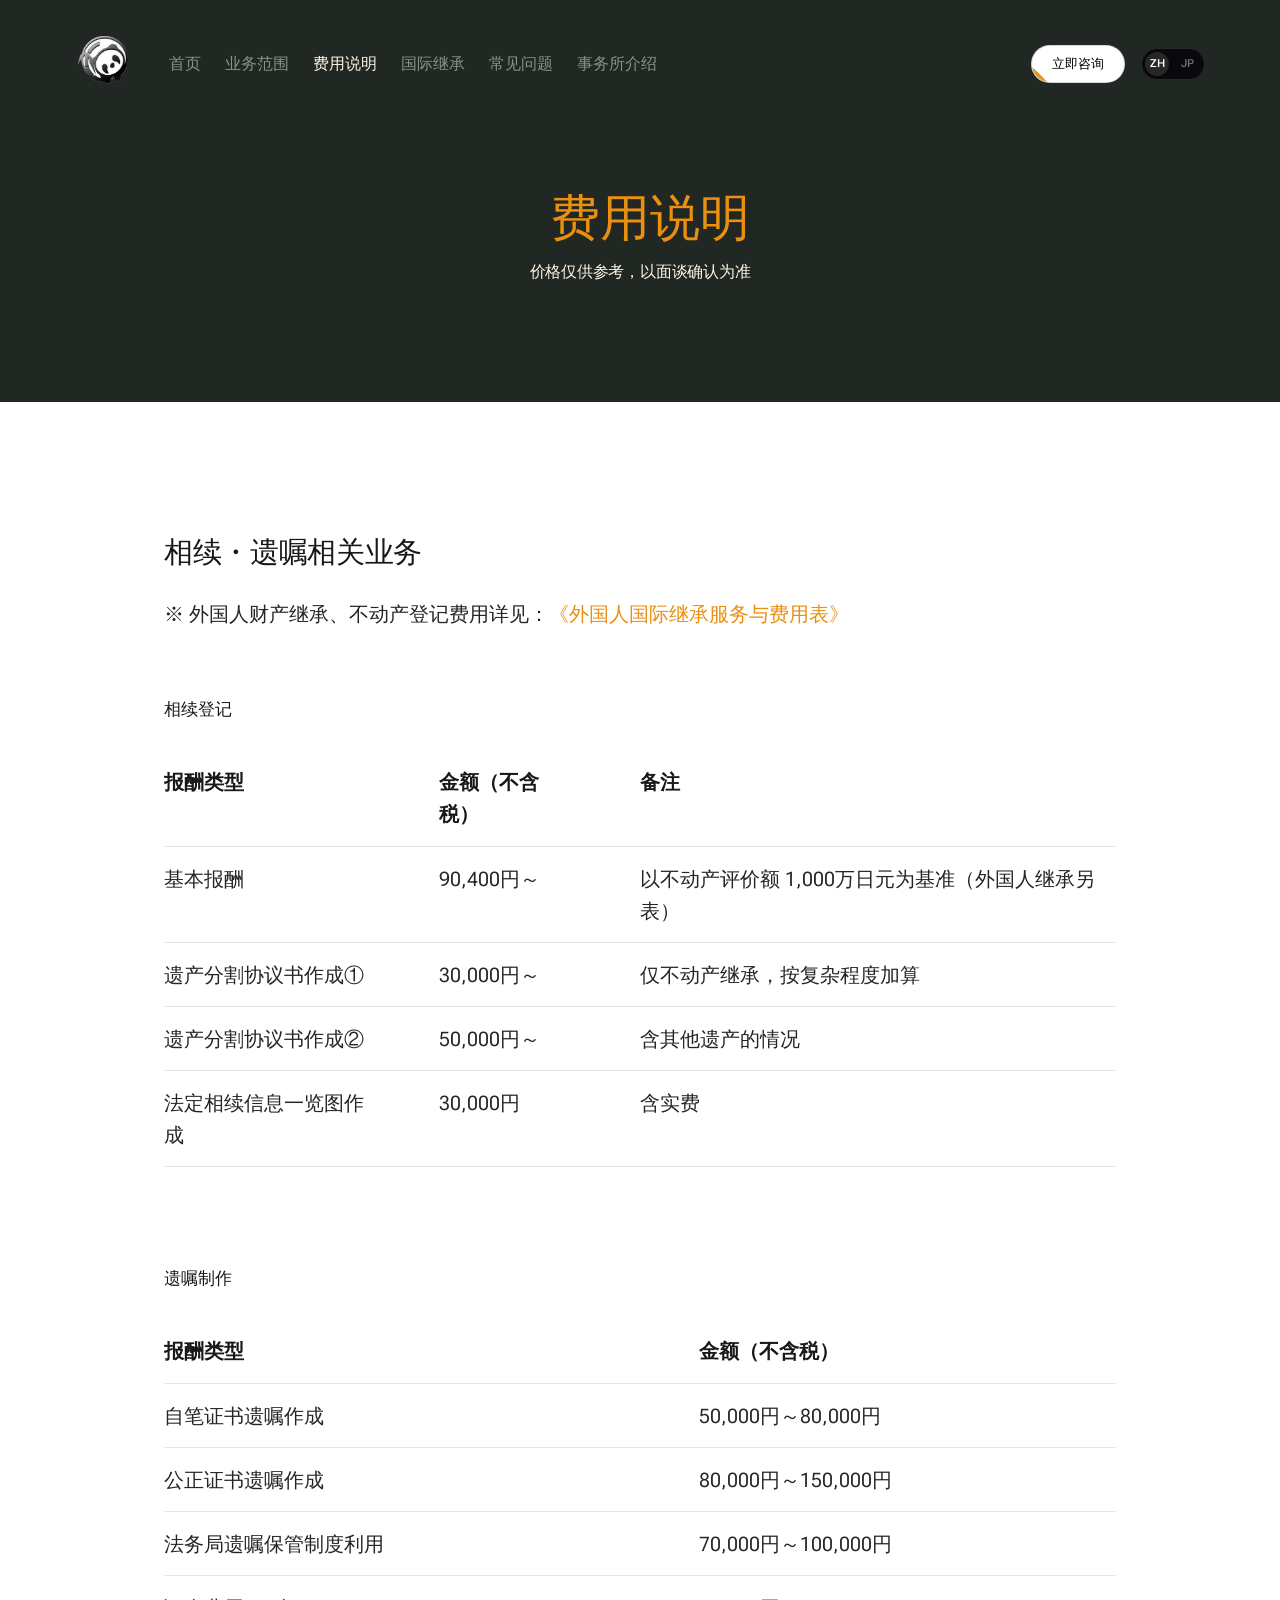
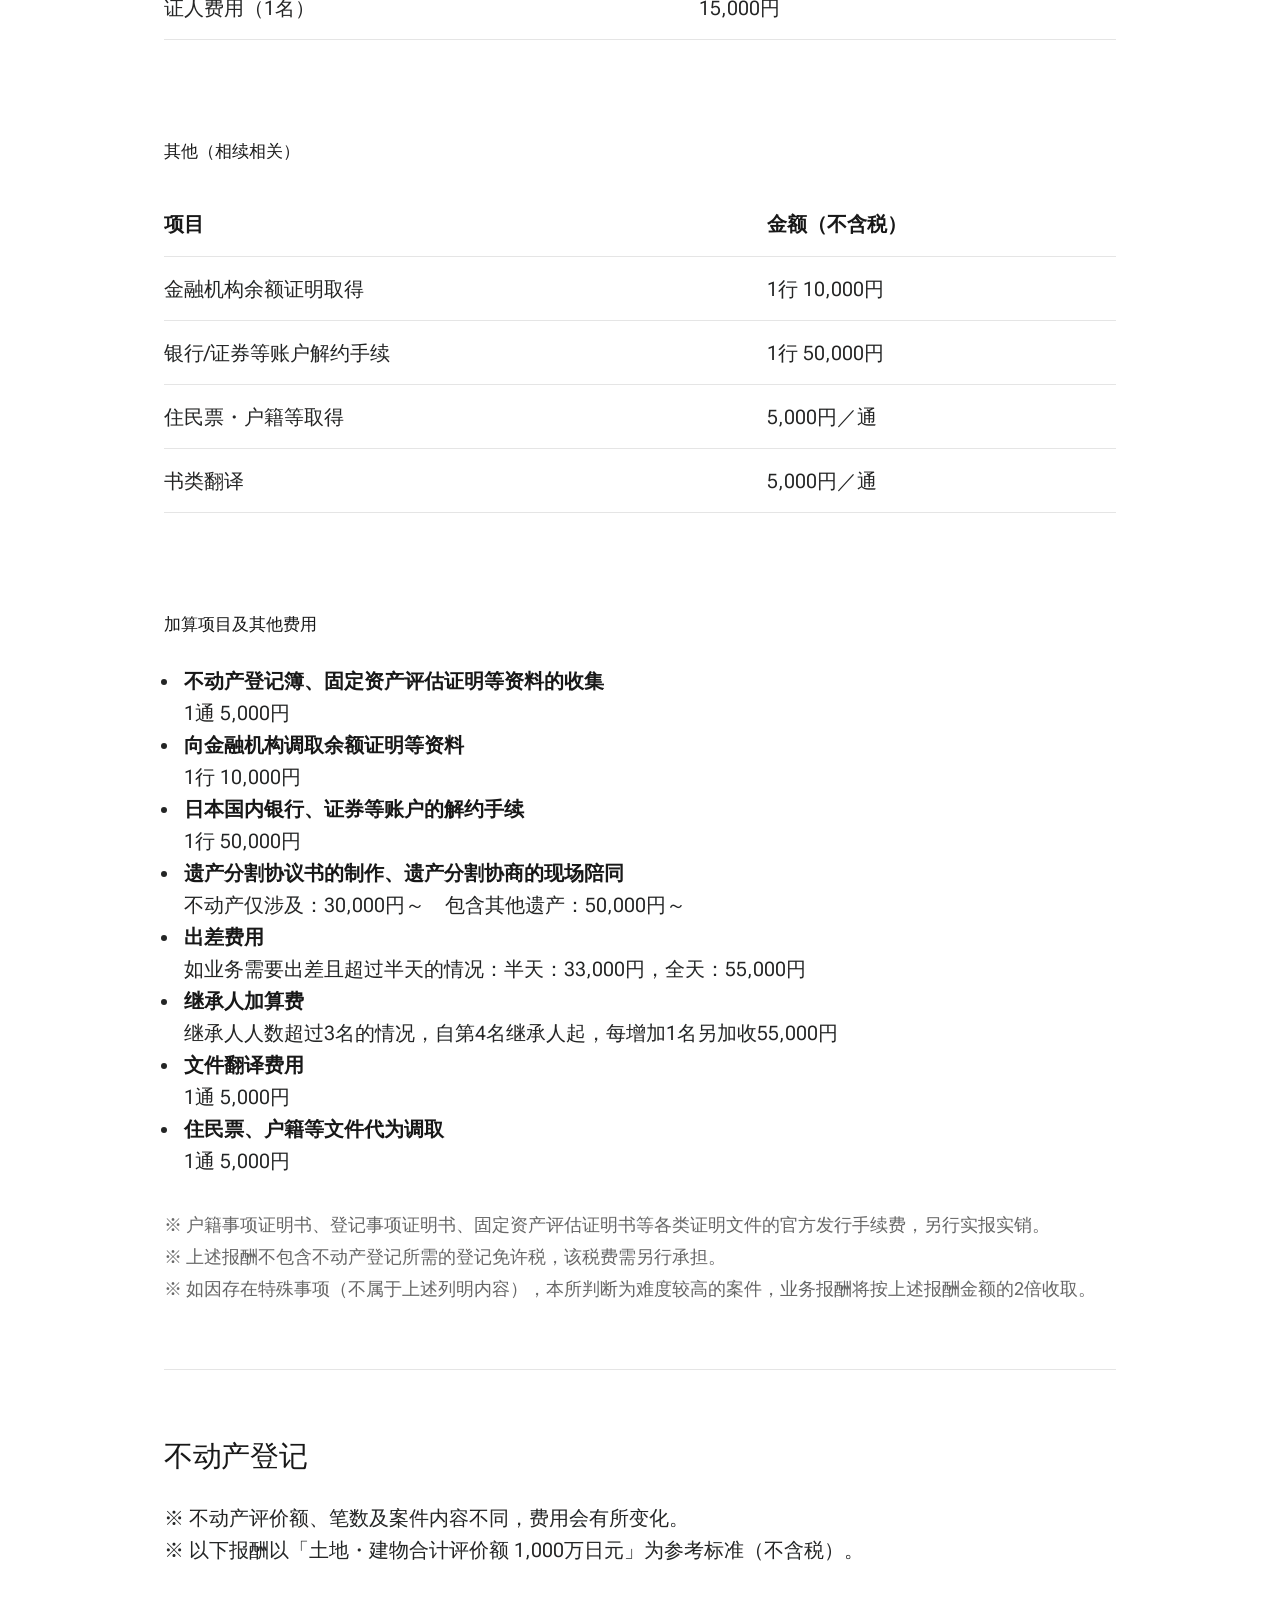
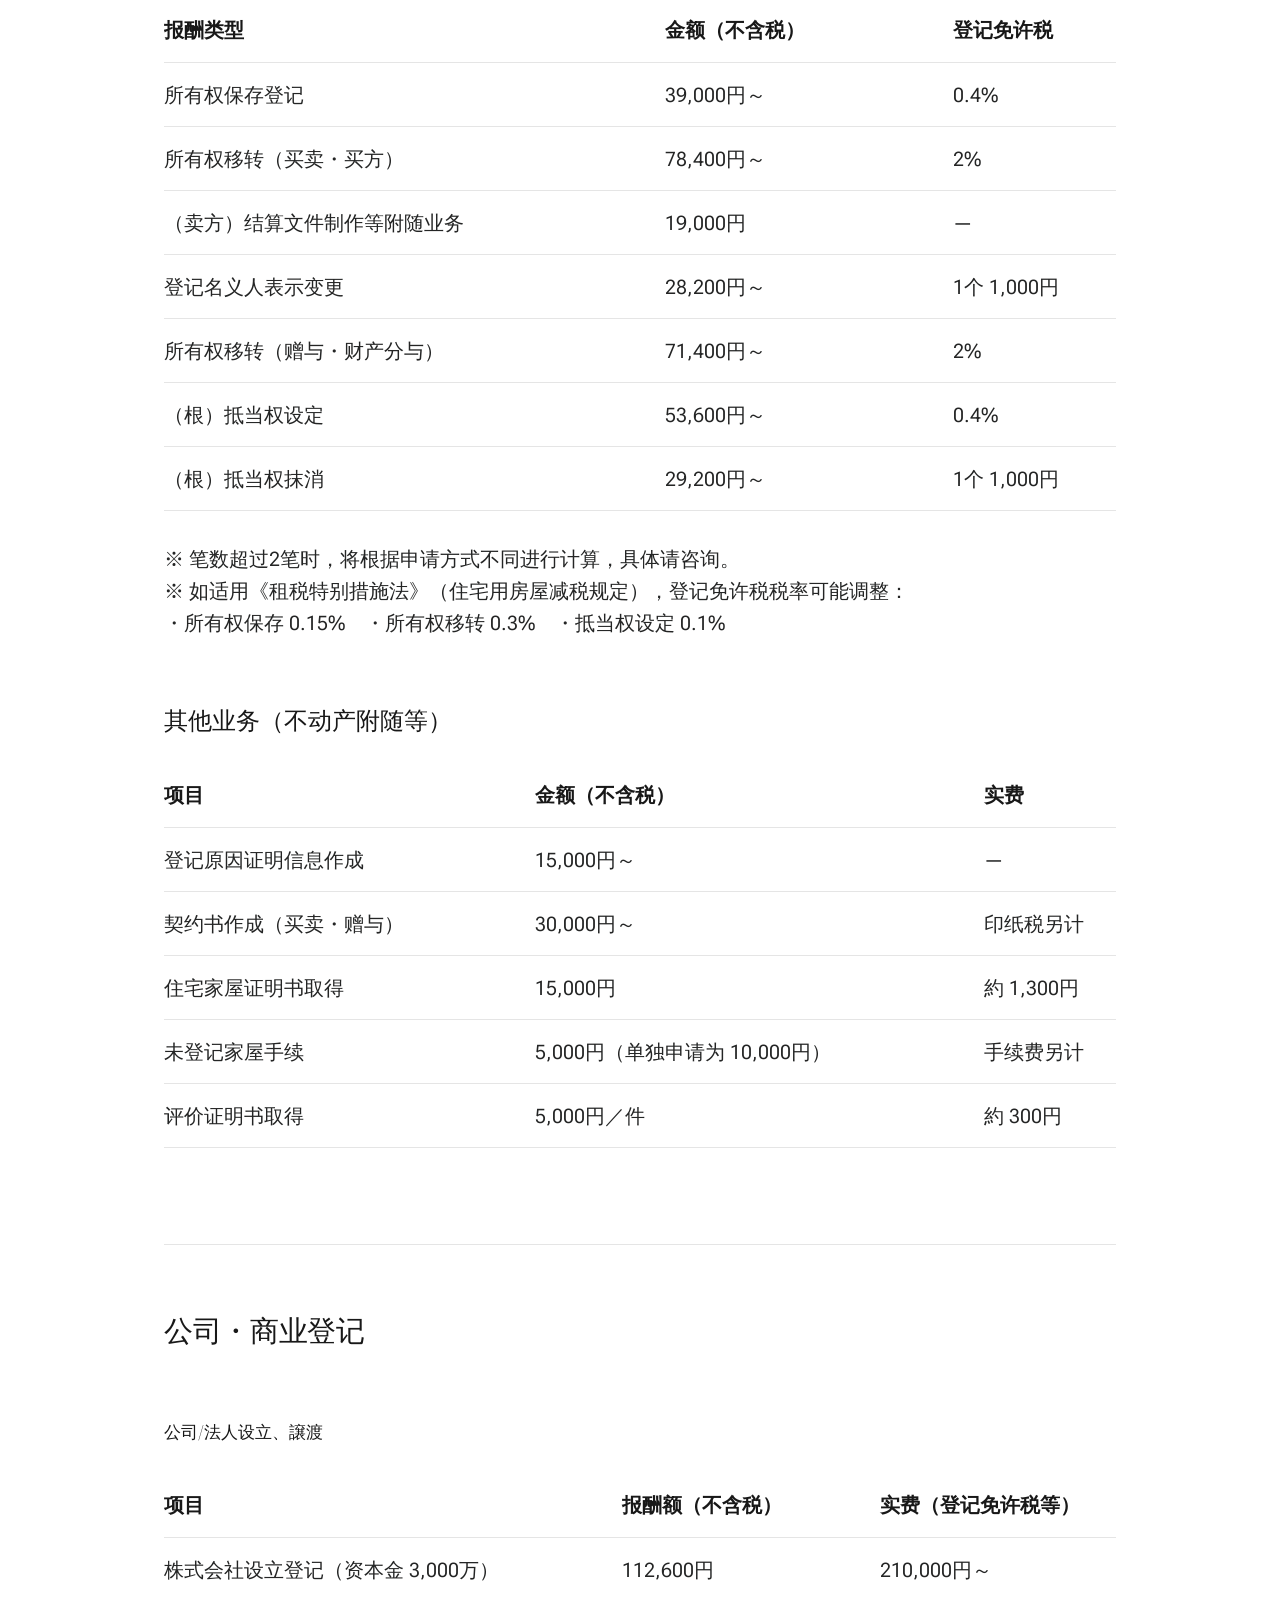
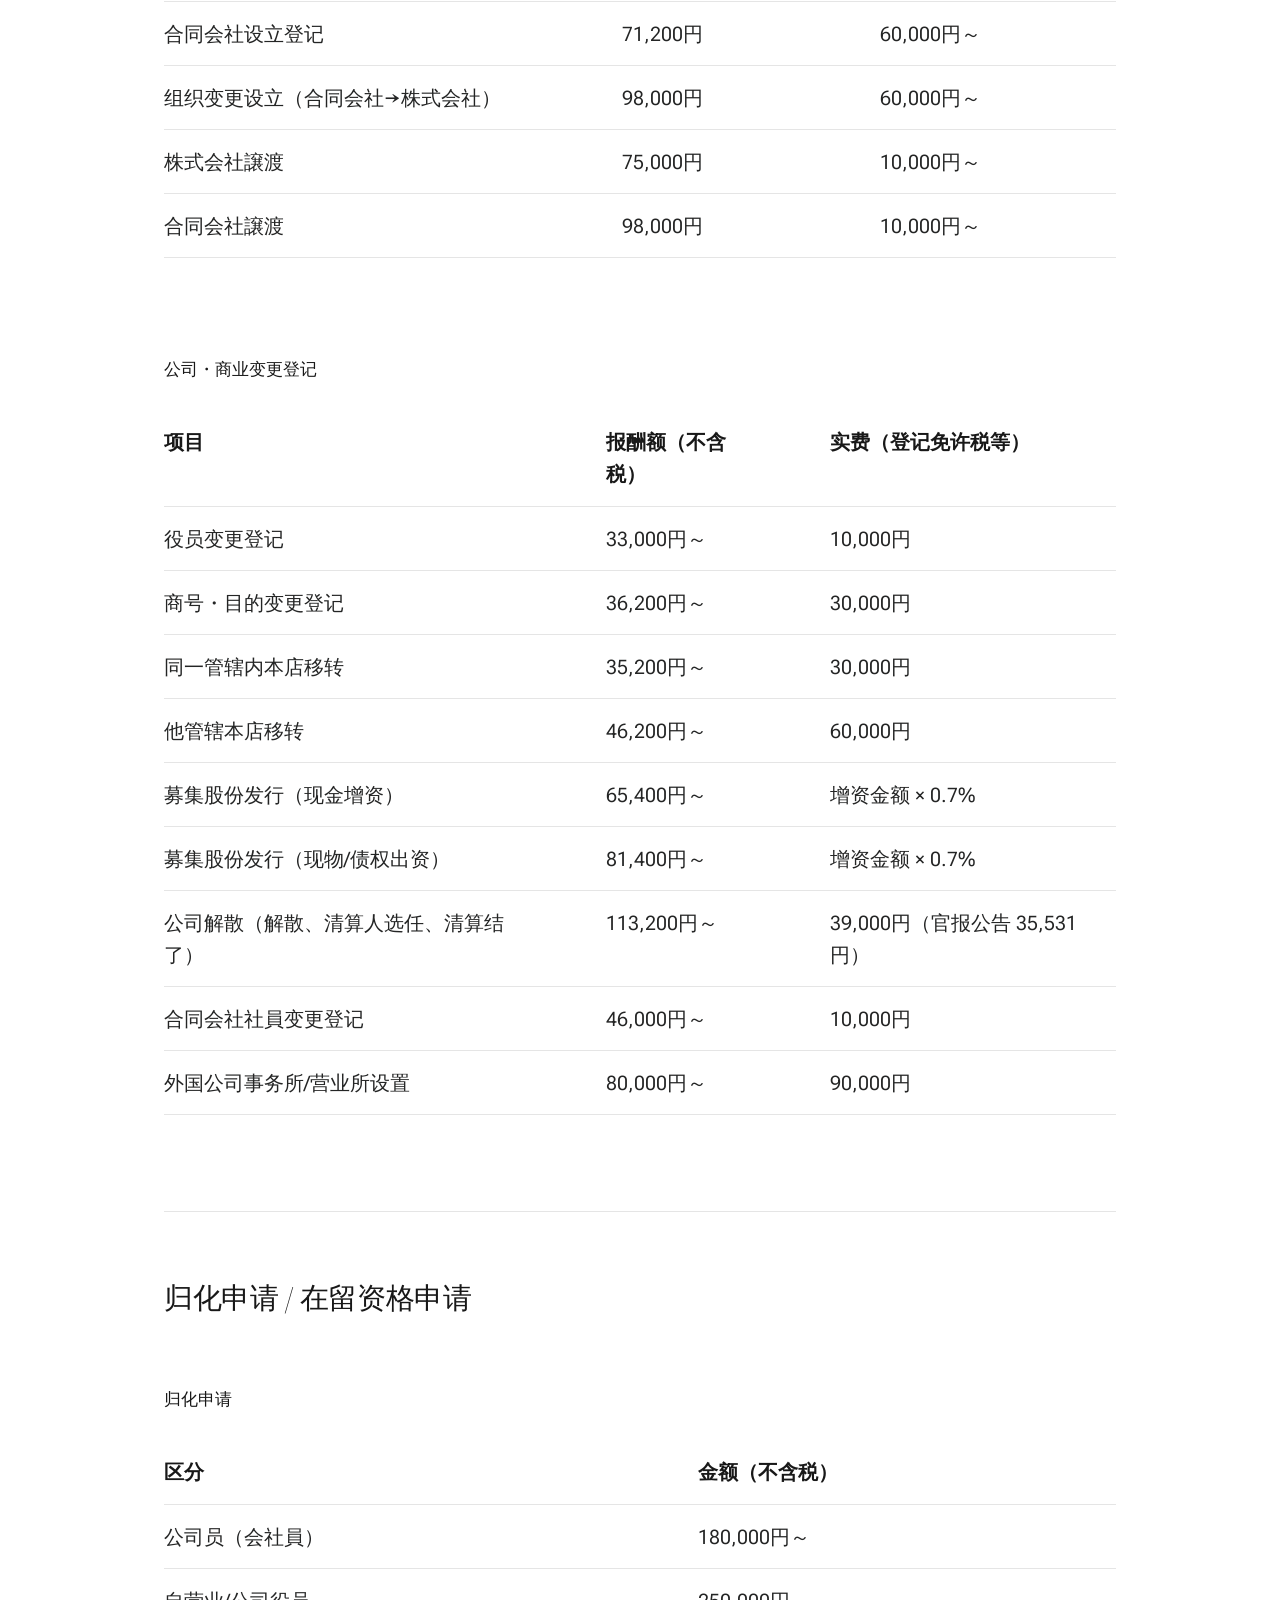
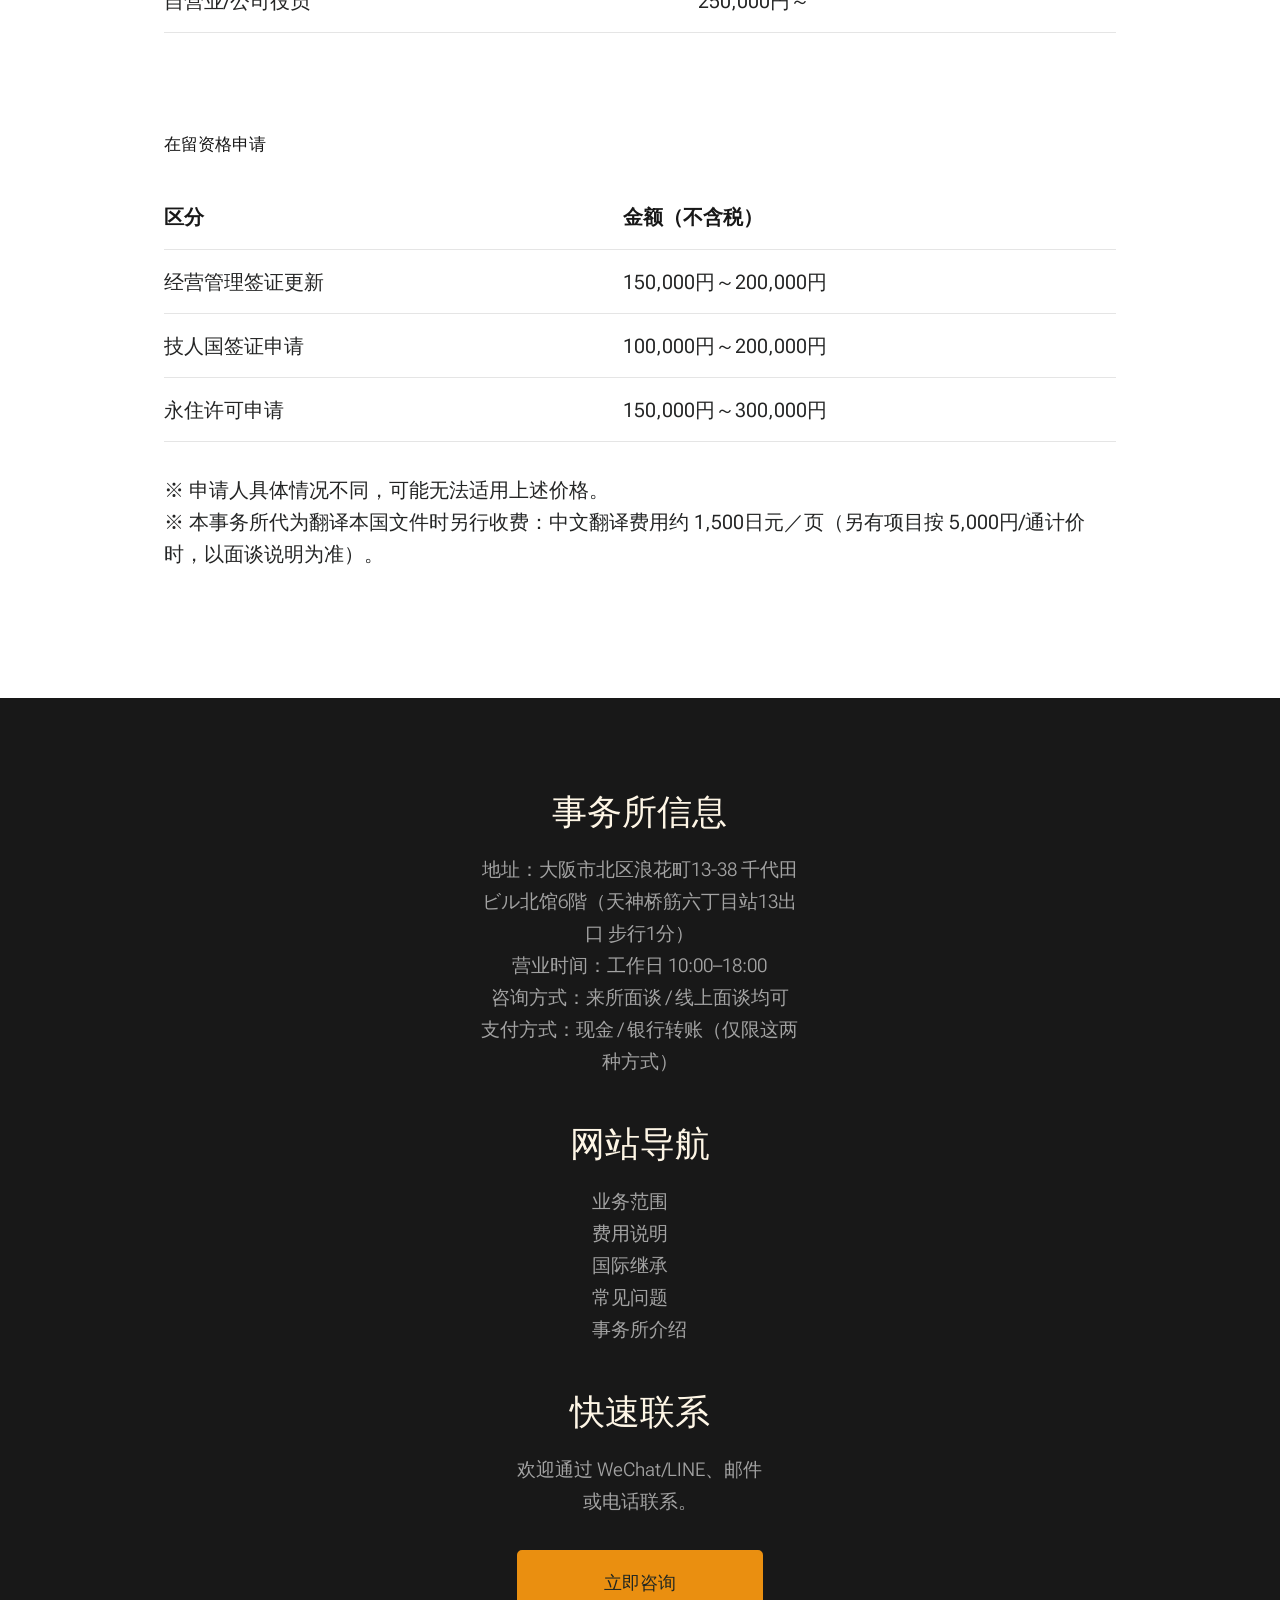
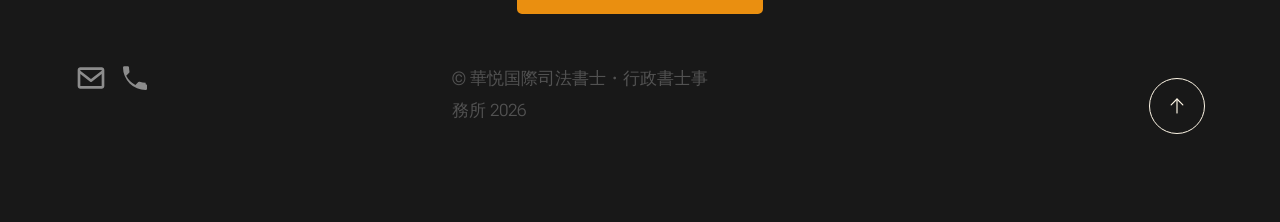
<file: site/pricing.html>
<!DOCTYPE html>
<html lang="zh-CN" class="no-js">
<head>
  <meta charset="utf-8">
  <meta name="viewport" content="width=device-width, initial-scale=1">
  <title>费用说明 - 華悦国際司法書士・行政書士事務所</title>

  <script>
    document.documentElement.classList.remove('no-js');
    document.documentElement.classList.add('js');
  </script>

  <link rel="stylesheet" href="css/vendor.css">
  <link rel="stylesheet" href="css/styles.css">

  <link rel="apple-touch-icon" sizes="180x180" href="assets/images/kaetsu_panda_only.svg">
  <link rel="icon" type="image/svg+xml" href="assets/images/kaetsu_panda_only.svg">
  <link rel="manifest" href="site.webmanifest">
</head>

<body id="top">

  <div id="preloader">
    <div id="loader" class="dots-fade">
      <div></div><div></div><div></div>
    </div>
  </div>

  <div id="page" class="s-pagewrap">

    <header class="s-header">
      <div class="row s-header__inner width-sixteen-col">
        <div class="s-header__block">
          <div class="s-header__logo">
            <a class="logo" href="index.html" aria-label="返回首页">
              <img src="assets/images/kaetsu_panda_only.svg" alt="華悦国際司法書士・行政書士事務所 标识">
            </a>
          </div>
          <a class="s-header__menu-toggle" href="#0" aria-label="打开菜单"><span><span lang="zh">菜单</span><span lang="ja">メニュー</span></span></a>
        </div>

        <nav class="s-header__nav" aria-label="主导航">
          <ul class="s-header__menu-links">
            <li><a href="index.html"><span lang="zh">首页</span><span lang="ja">ホーム</span></a></li>
            <li><a href="services.html"><span lang="zh">业务范围</span><span lang="ja">業務範囲</span></a></li>
            <li class="current"><a href="pricing.html"><span lang="zh">费用说明</span><span lang="ja">料金案内</span></a></li>
            <li><a href="inheritance-international.html"><span lang="zh">国际继承</span><span lang="ja">国際相続</span></a></li>
            <li><a href="faq.html"><span lang="zh">常见问题</span><span lang="ja">よくある質問</span></a></li>
            <li><a href="office.html"><span lang="zh">事务所介绍</span><span lang="ja">事務所紹介</span></a></li>
          </ul>

          <div class="s-header__contact">
            <a href="#0" class="btn btn--primary s-header__contact-btn" data-open-consult><span lang="zh">立即咨询</span><span lang="ja">ご相談はこちら</span></a>
            <button class="lang-switch" type="button"><span class="lang-switch__track"><span class="lang-switch__thumb"></span><span class="lang-switch__label lang-switch__label--zh">ZH</span><span class="lang-switch__label lang-switch__label--jp">JP</span></span></button>
          </div>
        </nav>
      </div>
    </header>

    <section id="content" class="s-content">

      <section class="s-pageheader pageheader">
        <div class="row">
          <div class="column xl-12">
            <h1 class="page-title">
              <span class="page-title__small-type text-pretitle"><span lang="zh">费用说明</span><span lang="ja">料金案内</span></span>
              <span lang="zh">价格仅供参考，以面谈确认为准</span><span lang="ja">料金は参考、面談確認後に確定</span>
            </h1>
          </div>
        </div>
      </section>

      <section class="s-pagecontent pagecontent">
        <div class="row width-narrower pagemain">
          <div class="column xl-12">

            <h2 id="inheritance"><span lang="zh">相续・遗嘱相关业务</span><span lang="ja">相続・遺言関連業務</span></h2>
            <p>
              <span lang="zh">※ 外国人财产继承、不动产登记费用详见：<a href="inheritance-international.html">《外国人国际继承服务与费用表》</a></span><span lang="ja">※ 外国人の財産相続・不動産登記費用の詳細は：<a href="inheritance-international.html">《外国人国際相続サービスと料金表》</a></span>
            </p>

            <h4><span lang="zh">相续登记</span><span lang="ja">相続登記</span></h4>
            <div class="table-responsive">
              <table>
                <thead>
                  <tr>
                    <th><span lang="zh">报酬类型</span><span lang="ja">報酬種類</span></th>
                    <th><span lang="zh">金额（不含税）</span><span lang="ja">金額（税抜）</span></th>
                    <th><span lang="zh">备注</span><span lang="ja">備考</span></th>
                  </tr>
                </thead>
                <tbody>
                  <tr>
                    <td><span lang="zh">基本报酬</span><span lang="ja">基本報酬</span></td>
                    <td>90,400円～</td>
                    <td><span lang="zh">以不动产评价额 1,000万日元为基准（外国人继承另表）</span><span lang="ja">不動産評価額1,000万円を基準（外国人相続は別表）</span></td>
                  </tr>
                  <tr>
                    <td><span lang="zh">遗产分割协议书作成①</span><span lang="ja">遺産分割協議書作成①</span></td>
                    <td>30,000円～</td>
                    <td><span lang="zh">仅不动产继承，按复杂程度加算</span><span lang="ja">不動産相続のみ、複雑度に応じて加算</span></td>
                  </tr>
                  <tr>
                    <td><span lang="zh">遗产分割协议书作成②</span><span lang="ja">遺産分割協議書作成②</span></td>
                    <td>50,000円～</td>
                    <td><span lang="zh">含其他遗产的情况</span><span lang="ja">その他の遺産を含む場合</span></td>
                  </tr>
                  <tr>
                    <td><span lang="zh">法定相续信息一览图作成</span><span lang="ja">法定相続情報一覧図作成</span></td>
                    <td>30,000円</td>
                    <td><span lang="zh">含实费</span><span lang="ja">実費込み</span></td>
                  </tr>
                </tbody>
              </table>
            </div>

            <h4 class="u-add-top-1"><span lang="zh">遗嘱制作</span><span lang="ja">遺言作成</span></h4>
            <div class="table-responsive">
              <table>
                <thead>
                  <tr>
                    <th><span lang="zh">报酬类型</span><span lang="ja">報酬種類</span></th>
                    <th><span lang="zh">金额（不含税）</span><span lang="ja">金額（税抜）</span></th>
                  </tr>
                </thead>
                <tbody>
                  <tr><td><span lang="zh">自笔证书遗嘱作成</span><span lang="ja">自筆証書遺言作成</span></td><td>50,000円～80,000円</td></tr>
                  <tr><td><span lang="zh">公正证书遗嘱作成</span><span lang="ja">公正証書遺言作成</span></td><td>80,000円～150,000円</td></tr>
                  <tr><td><span lang="zh">法务局遗嘱保管制度利用</span><span lang="ja">法務局遺言書保管制度利用</span></td><td>70,000円～100,000円</td></tr>
                  <tr><td><span lang="zh">证人费用（1名）</span><span lang="ja">証人費用（1名）</span></td><td>15,000円</td></tr>
                </tbody>
              </table>
            </div>

            <h4 class="u-add-top-1"><span lang="zh">其他（相续相关）</span><span lang="ja">その他（相続関連）</span></h4>
            <div class="table-responsive">
              <table>
                <thead>
                  <tr>
                    <th><span lang="zh">项目</span><span lang="ja">項目</span></th>
                    <th><span lang="zh">金额（不含税）</span><span lang="ja">金額（税抜）</span></th>
                  </tr>
                </thead>
                <tbody>
                  <tr><td><span lang="zh">金融机构余额证明取得</span><span lang="ja">金融機関残高証明取得</span></td><td>1行 10,000円</td></tr>
                  <tr><td><span lang="zh">银行/证券等账户解约手续</span><span lang="ja">銀行・証券等口座解約手続き</span></td><td>1行 50,000円</td></tr>
                  <tr><td><span lang="zh">住民票・户籍等取得</span><span lang="ja">住民票・戸籍等取得</span></td><td>5,000円／通</td></tr>
                  <tr><td><span lang="zh">书类翻译</span><span lang="ja">書類翻訳</span></td><td>5,000円／通</td></tr>
                </tbody>
              </table>
            </div>

            <h4 class="u-add-top-1"><span lang="zh">加算项目及其他费用</span><span lang="ja">加算項目およびその他の費用</span></h4>
            <ul style="text-align: left;">
              <li><strong><span lang="zh">不动产登记簿、固定资产评估证明等资料的收集</span><span lang="ja">不動産登記簿・固定資産評価証明等の資料収集</span></strong><br>1通 5,000円</li>
              <li><strong><span lang="zh">向金融机构调取余额证明等资料</span><span lang="ja">金融機関への残高証明等資料の取得</span></strong><br>1行 10,000円</li>
              <li><strong><span lang="zh">日本国内银行、证券等账户的解约手续</span><span lang="ja">日本国内の銀行・証券等口座の解約手続き</span></strong><br>1行 50,000円</li>
              <li><strong><span lang="zh">遗产分割协议书的制作、遗产分割协商的现场陪同</span><span lang="ja">遺産分割協議書の作成・遺産分割協議の現場立会い</span></strong><br><span lang="zh">不动产仅涉及：30,000円～　包含其他遗产：50,000円～</span><span lang="ja">不動産のみ：30,000円～　その他の遺産を含む：50,000円～</span></li>
              <li><strong><span lang="zh">出差费用</span><span lang="ja">出張費用</span></strong><br><span lang="zh">如业务需要出差且超过半天的情况：半天：33,000円，全天：55,000円</span><span lang="ja">業務上の出張が半日を超える場合：半日：33,000円、全日：55,000円</span></li>
              <li><strong><span lang="zh">继承人加算费</span><span lang="ja">相続人加算費</span></strong><br><span lang="zh">继承人人数超过3名的情况，自第4名继承人起，每增加1名另加收55,000円</span><span lang="ja">相続人が3名を超える場合、4人目以降1名につき55,000円を追加</span></li>
              <li><strong><span lang="zh">文件翻译费用</span><span lang="ja">書類翻訳費用</span></strong><br>1通 5,000円</li>
              <li><strong><span lang="zh">住民票、户籍等文件代为调取</span><span lang="ja">住民票・戸籍等の代理取得</span></strong><br>1通 5,000円</li>
            </ul>

            <p class="u-add-top-0-5" style="text-align: left; font-size: 0.9em; color: #666;">
              <span lang="zh">※ 户籍事项证明书、登记事项证明书、固定资产评估证明书等各类证明文件的官方发行手续费，另行实报实销。</span><span lang="ja">※ 戸籍事項証明書・登記事項証明書・固定資産評価証明書等の各種証明書類の公的発行手数料は別途実費精算となります。</span><br>
              <span lang="zh">※ 上述报酬不包含不动产登记所需的登记免许税，该税费需另行承担。</span><span lang="ja">※ 上記報酬には不動産登記に必要な登録免許税は含まれておらず、別途ご負担いただきます。</span><br>
              <span lang="zh">※ 如因存在特殊事项（不属于上述列明内容），本所判断为难度较高的案件，业务报酬将按上述报酬金额的2倍收取。</span><span lang="ja">※ 上記に記載のない特殊事項が存在し、当事務所が難易度が高いと判断した案件については、業務報酬は上記金額の2倍となります。</span>
            </p>

            <hr class="u-add-top-2 u-add-bottom-2">

            <h2 id="realestate"><span lang="zh">不动产登记</span><span lang="ja">不動産登記</span></h2>
            <p>
              <span lang="zh">※ 不动产评价额、笔数及案件内容不同，费用会有所变化。</span><span lang="ja">※ 不動産評価額・筆数・案件内容により、費用は変動します。</span><br>
              <span lang="zh">※ 以下报酬以「土地・建物合计评价额 1,000万日元」为参考标准（不含税）。</span><span lang="ja">※ 以下の報酬は「土地・建物合計評価額1,000万円」を参考基準としています（税抜）。</span>
            </p>

            <div class="table-responsive">
              <table>
                <thead>
                  <tr>
                    <th><span lang="zh">报酬类型</span><span lang="ja">報酬種類</span></th>
                    <th><span lang="zh">金额（不含税）</span><span lang="ja">金額（税抜）</span></th>
                    <th><span lang="zh">登记免许税</span><span lang="ja">登録免許税</span></th>
                  </tr>
                </thead>
                <tbody>
                  <tr><td><span lang="zh">所有权保存登记</span><span lang="ja">所有権保存登記</span></td><td>39,000円～</td><td>0.4%</td></tr>
                  <tr><td><span lang="zh">所有权移转（买卖・买方）</span><span lang="ja">所有権移転（売買・買主）</span></td><td>78,400円～</td><td>2%</td></tr>
                  <tr><td><span lang="zh">（卖方）结算文件制作等附随业务</span><span lang="ja">（売主）決済書類作成等の付随業務</span></td><td>19,000円</td><td>—</td></tr>
                  <tr><td><span lang="zh">登记名义人表示变更</span><span lang="ja">登記名義人表示変更</span></td><td>28,200円～</td><td>1个 1,000円</td></tr>
                  <tr><td><span lang="zh">所有权移转（赠与・财产分与）</span><span lang="ja">所有権移転（贈与・財産分与）</span></td><td>71,400円～</td><td>2%</td></tr>
                  <tr><td><span lang="zh">（根）抵当权设定</span><span lang="ja">（根）抵当権設定</span></td><td>53,600円～</td><td>0.4%</td></tr>
                  <tr><td><span lang="zh">（根）抵当权抹消</span><span lang="ja">（根）抵当権抹消</span></td><td>29,200円～</td><td>1个 1,000円</td></tr>
                </tbody>
              </table>
            </div>

            <p class="u-add-top-0-5">
              <span lang="zh">※ 笔数超过2笔时，将根据申请方式不同进行计算，具体请咨询。</span><span lang="ja">※ 筆数が2筆を超える場合、申請方法に応じて計算が異なります。詳しくはお問い合わせください。</span><br>
              <span lang="zh">※ 如适用《租税特别措施法》（住宅用房屋减税规定），登记免许税税率可能调整：</span><span lang="ja">※ 「租税特別措置法」（住宅用家屋の軽減規定）が適用される場合、登録免許税率が調整される場合があります：</span><br>
              <span lang="zh">・所有权保存 0.15%　・所有权移转 0.3%　・抵当权设定 0.1%</span><span lang="ja">・所有権保存 0.15%　・所有権移転 0.3%　・抵当権設定 0.1%</span>
            </p>

            <h3 id="other" class="u-add-top-1-5"><span lang="zh">其他业务（不动产附随等）</span><span lang="ja">その他の業務（不動産付随等）</span></h3>
            <div class="table-responsive">
              <table>
                <thead>
                  <tr>
                    <th><span lang="zh">项目</span><span lang="ja">項目</span></th>
                    <th><span lang="zh">金额（不含税）</span><span lang="ja">金額（税抜）</span></th>
                    <th><span lang="zh">实费</span><span lang="ja">実費</span></th>
                  </tr>
                </thead>
                <tbody>
                  <tr><td><span lang="zh">登记原因证明信息作成</span><span lang="ja">登記原因証明情報作成</span></td><td>15,000円～</td><td>—</td></tr>
                  <tr><td><span lang="zh">契约书作成（买卖・赠与）</span><span lang="ja">契約書作成（売買・贈与）</span></td><td>30,000円～</td><td><span lang="zh">印纸税另计</span><span lang="ja">印紙税別途</span></td></tr>
                  <tr><td><span lang="zh">住宅家屋证明书取得</span><span lang="ja">住宅用家屋証明書取得</span></td><td>15,000円</td><td>約 1,300円</td></tr>
                  <tr>
                    <td><span lang="zh">未登记家屋手续</span><span lang="ja">未登記家屋手続き</span></td>
                    <td>5,000円<span lang="zh">（单独申请为 10,000円）</span><span lang="ja">（単独申請の場合 10,000円）</span></td>
                    <td><span lang="zh">手续费另计</span><span lang="ja">手数料別途</span></td>
                  </tr>
                  <tr><td><span lang="zh">评价证明书取得</span><span lang="ja">評価証明書取得</span></td><td>5,000円／件</td><td>約 300円</td></tr>
                </tbody>
              </table>
            </div>

            <hr class="u-add-top-2 u-add-bottom-2">

            <h2 id="company"><span lang="zh">公司・商业登记</span><span lang="ja">会社・商業登記</span></h2>

            <h4><span lang="zh">公司/法人设立、譲渡</span><span lang="ja">会社・法人設立・譲渡</span></h4>
            <div class="table-responsive">
              <table>
                <thead>
                  <tr>
                    <th><span lang="zh">项目</span><span lang="ja">項目</span></th>
                    <th><span lang="zh">报酬额（不含税）</span><span lang="ja">報酬額（税抜）</span></th>
                    <th><span lang="zh">实费（登记免许税等）</span><span lang="ja">実費（登録免許税等）</span></th>
                  </tr>
                </thead>
                <tbody>
                  <tr>
                    <td><span lang="zh">株式会社设立登记（资本金 3,000万）</span><span lang="ja">株式会社設立登記（資本金3,000万）</span></td>
                    <td>112,600円</td>
                    <td>210,000円～</td>
                  </tr>
                  <tr>
                    <td><span lang="zh">合同会社设立登记</span><span lang="ja">合同会社設立登記</span></td>
                    <td>71,200円</td>
                    <td>60,000円～</td>
                  </tr>
                  <tr>
                    <td><span lang="zh">组织变更设立（合同会社→株式会社）</span><span lang="ja">組織変更設立（合同会社→株式会社）</span></td>
                    <td>98,000円</td>
                    <td>60,000円～</td>
                  </tr>
                  <tr>
                    <td>株式会社譲渡</td>
                    <td>75,000円</td>
                    <td>10,000円～</td>
                  </tr>
                  <tr>
                    <td>合同会社譲渡</td>
                    <td>98,000円</td>
                    <td>10,000円～</td>
                  </tr>
                </tbody>
              </table>
            </div>

            <h4 class="u-add-top-1"><span lang="zh">公司・商业变更登记</span><span lang="ja">会社・商業変更登記</span></h4>
            <div class="table-responsive">
              <table>
                <thead>
                  <tr>
                    <th><span lang="zh">项目</span><span lang="ja">項目</span></th>
                    <th><span lang="zh">报酬额（不含税）</span><span lang="ja">報酬額（税抜）</span></th>
                    <th><span lang="zh">实费（登记免许税等）</span><span lang="ja">実費（登録免許税等）</span></th>
                  </tr>
                </thead>
                <tbody>
                  <tr><td><span lang="zh">役员变更登记</span><span lang="ja">役員変更登記</span></td><td>33,000円～</td><td>10,000円</td></tr>
                  <tr><td><span lang="zh">商号・目的变更登记</span><span lang="ja">商号・目的変更登記</span></td><td>36,200円～</td><td>30,000円</td></tr>
                  <tr><td><span lang="zh">同一管辖内本店移转</span><span lang="ja">同一管轄内本店移転</span></td><td>35,200円～</td><td>30,000円</td></tr>
                  <tr><td><span lang="zh">他管辖本店移转</span><span lang="ja">他管轄本店移転</span></td><td>46,200円～</td><td>60,000円</td></tr>
                  <tr><td><span lang="zh">募集股份发行（现金增资）</span><span lang="ja">募集株式発行（現金増資）</span></td><td>65,400円～</td><td><span lang="zh">增资金额 × 0.7%</span><span lang="ja">増資金額 × 0.7%</span></td></tr>
                  <tr><td><span lang="zh">募集股份发行（现物/债权出资）</span><span lang="ja">募集株式発行（現物・DES出資）</span></td><td>81,400円～</td><td><span lang="zh">增资金额 × 0.7%</span><span lang="ja">増資金額 × 0.7%</span></td></tr>
                  <tr>
                    <td><span lang="zh">公司解散（解散、清算人选任、清算结了）</span><span lang="ja">会社解散（解散・清算人選任・清算結了）</span></td>
                    <td>113,200円～</td>
                    <td>39,000円（官报公告 35,531円）</td>
                  </tr>
                  <tr><td><span lang="zh">合同会社社員变更登记</span><span lang="ja">合同会社社員変更登記</span></td><td>46,000円～</td><td>10,000円</td></tr>
                  <tr><td><span lang="zh">外国公司事务所/营业所设置</span><span lang="ja">外国会社の事務所・営業所設置</span></td><td>80,000円～</td><td>90,000円</td></tr>
                </tbody>
              </table>
            </div>

            <hr class="u-add-top-2 u-add-bottom-2">

            <h2 id="visa"><span lang="zh">归化申请 / 在留资格申请</span><span lang="ja">帰化申請／在留資格申請</span></h2>

            <h4><span lang="zh">归化申请</span><span lang="ja">帰化申請</span></h4>
            <div class="table-responsive">
              <table>
                <thead>
                  <tr>
                    <th><span lang="zh">区分</span><span lang="ja">区分</span></th>
                    <th><span lang="zh">金额（不含税）</span><span lang="ja">金額（税抜）</span></th>
                  </tr>
                </thead>
                <tbody>
                  <tr><td><span lang="zh">公司员（会社員）</span><span lang="ja">会社員</span></td><td>180,000円～</td></tr>
                  <tr><td><span lang="zh">自营业/公司役员</span><span lang="ja">自営業・会社役員</span></td><td>250,000円～</td></tr>
                </tbody>
              </table>
            </div>

            <h4 class="u-add-top-1"><span lang="zh">在留资格申请</span><span lang="ja">在留資格申請</span></h4>
            <div class="table-responsive">
              <table>
                <thead>
                  <tr>
                    <th><span lang="zh">区分</span><span lang="ja">区分</span></th>
                    <th><span lang="zh">金额（不含税）</span><span lang="ja">金額（税抜）</span></th>
                  </tr>
                </thead>
                <tbody>
                  <tr><td><span lang="zh">经营管理签证更新</span><span lang="ja">経営管理ビザ更新</span></td><td>150,000円～200,000円</td></tr>
                  <tr><td><span lang="zh">技人国签证申请</span><span lang="ja">技人国ビザ申請</span></td><td>100,000円～200,000円</td></tr>
                  <tr><td><span lang="zh">永住许可申请</span><span lang="ja">永住許可申請</span></td><td>150,000円～300,000円</td></tr>
                </tbody>
              </table>
            </div>

            <p class="u-add-top-0-5">
              <span lang="zh">※ 申请人具体情况不同，可能无法适用上述价格。</span><span lang="ja">※ 申請者の具体的な状況により、上記の料金が適用されない場合があります。</span><br>
              <span lang="zh">※ 本事务所代为翻译本国文件时另行收费：中文翻译费用约 1,500日元／页（另有项目按 5,000円/通计价时，以面谈说明为准）。</span><span lang="ja">※ 当事務所が本国書類の翻訳を代行する場合は別途費用が発生します：中国語翻訳費用は約1,500円／ページ（別途5,000円／通で計算する項目がある場合は、面談時にご説明いたします）。</span>
            </p>
          </div>
        </div>
      </section>

    </section>

    <footer class="s-footer">
      <div class="row s-footer__content">
        <div class="column xl-6 lg-6 md-12 s-footer__block s-footer__about">
          <h3><span lang="zh">事务所信息</span><span lang="ja">事務所情報</span></h3>
          <p>
            <span lang="zh">地址：大阪市北区浪花町13-38 千代田ビル北馆6階（天神桥筋六丁目站13出口 步行1分）</span><span lang="ja">住所：大阪市北区浪花町13-38 千代田ビル北館6階（天神橋筋六丁目駅13番出口 徒歩1分）</span><br>
            <span lang="zh">营业时间：工作日 10:00–18:00</span><span lang="ja">営業時間：平日 10:00–18:00</span><br>
            <span lang="zh">咨询方式：来所面谈 / 线上面谈均可</span><span lang="ja">ご相談方法：来所面談／オンライン面談いずれも可</span><br>
            <span lang="zh">支付方式：现金 / 银行转账（仅限这两种方式）</span><span lang="ja">お支払い方法：現金／銀行振込（この2種類のみ）</span>
          </p>
        </div>

        <div class="column xl-3 lg-6 md-12 s-footer__block s-footer__site-links">
          <h3><span lang="zh">网站导航</span><span lang="ja">サイトマップ</span></h3>
          <ul class="link-list">
            <li><a href="services.html"><span lang="zh">业务范围</span><span lang="ja">業務範囲</span></a></li>
            <li><a href="pricing.html"><span lang="zh">费用说明</span><span lang="ja">料金案内</span></a></li>
            <li><a href="inheritance-international.html"><span lang="zh">国际继承</span><span lang="ja">国際相続</span></a></li>
            <li><a href="faq.html"><span lang="zh">常见问题</span><span lang="ja">よくある質問</span></a></li>
            <li><a href="office.html"><span lang="zh">事务所介绍</span><span lang="ja">事務所紹介</span></a></li>
          </ul>
        </div>

        <div class="column xl-3 lg-6 md-12 tab-12 s-footer__block s-footer__newsletter">
          <h3><span lang="zh">快速联系</span><span lang="ja">お問い合わせ</span></h3>
          <p><span lang="zh">欢迎通过 WeChat/LINE、邮件或电话联系。</span><span lang="ja">WeChat/LINE、メールまたはお電話でお気軽にご連絡ください。</span></p>
          <div class="u-add-top-0-5">
            <a class="btn btn--primary btn--small u-fullwidth" href="#0" data-open-consult><span lang="zh">立即咨询</span><span lang="ja">ご相談はこちら</span></a>
          </div>
        </div>
      </div>

      <div class="row s-footer__bottom">
        <div class="column xl-6 lg-12">
          <ul class="s-footer__social social-list">
            <li>
              <a href="mailto:kaetu2025@gmail.com">
                <svg xmlns="http://www.w3.org/2000/svg" width="24" height="24" viewBox="0 0 24 24" style="fill:rgba(0, 0, 0, 1);">
                  <path d="M20 4H4c-1.103 0-2 .897-2 2v12c0 1.103.897 2 2 2h16c1.103 0 2-.897 2-2V6c0-1.103-.897-2-2-2zm0 2v.511l-8 6.223-8-6.222V6h16zM4 18V9.044l7.386 5.745a.994.994 0 0 0 1.228 0L20 9.044 20.002 18H4z"></path>
                </svg>
                <span class="u-screen-reader-text">Email</span>
              </a>
            </li>
            <li>
              <a href="tel:0666168879">
                <svg xmlns="http://www.w3.org/2000/svg" width="24" height="24" viewBox="0 0 24 24" style="fill:rgba(0, 0, 0, 1);">
                  <path d="M20 15.5a14.56 14.56 0 0 1-4.5-.7 1 1 0 0 0-1 .24l-2.2 2.2a16.1 16.1 0 0 1-6.9-6.9l2.2-2.2a1 1 0 0 0 .24-1A14.56 14.56 0 0 1 7.5 4a1 1 0 0 0-1-.9H4a1 1 0 0 0-1 1A17 17 0 0 0 20 21a1 1 0 0 0 1-1v-2.5a1 1 0 0 0-1-.9Z"></path>
                </svg>
                <span class="u-screen-reader-text">Phone</span>
              </a>
            </li>
          </ul>
        </div>

        <div class="column xl-6 lg-12">
          <p class="ss-copyright">
            <span>© 華悦国際司法書士・行政書士事務所 2026</span>
          </p>
        </div>

        <div class="ss-go-top">
          <a class="smoothscroll" title="Back to Top" href="#top">
            <svg xmlns="http://www.w3.org/2000/svg" viewBox="0 0 24 24" width="36" height="36" fill="none" stroke="#ffffff" stroke-width="1" stroke-linecap="round" stroke-linejoin="round">
              <polyline points="17 11 12 6 7 11"></polyline>
              <line x1="12" y1="18" x2="12" y2="6"></line>
            </svg>
          </a>
        </div>
      </div>
    </footer>

    <dialog id="consult-dialog" class="consult-dialog">
      <div class="consult-dialog__inner">
        <button class="consult-dialog__close" type="button" aria-label="关闭" data-close-consult>×</button>
        <div class="consult-dialog__qr">
          <img src="assets/images/qr/wechat-line.jpg" alt="咨询二维码">
        </div>
      </div>
    </dialog>

  </div>

  <script src="js/plugins.js"></script>
  <script src="js/main.js"></script>
  <script src="js/consult-dialog.js"></script>
  <script src="js/i18n-switch.js"></script>

</body>
</html>
</file>
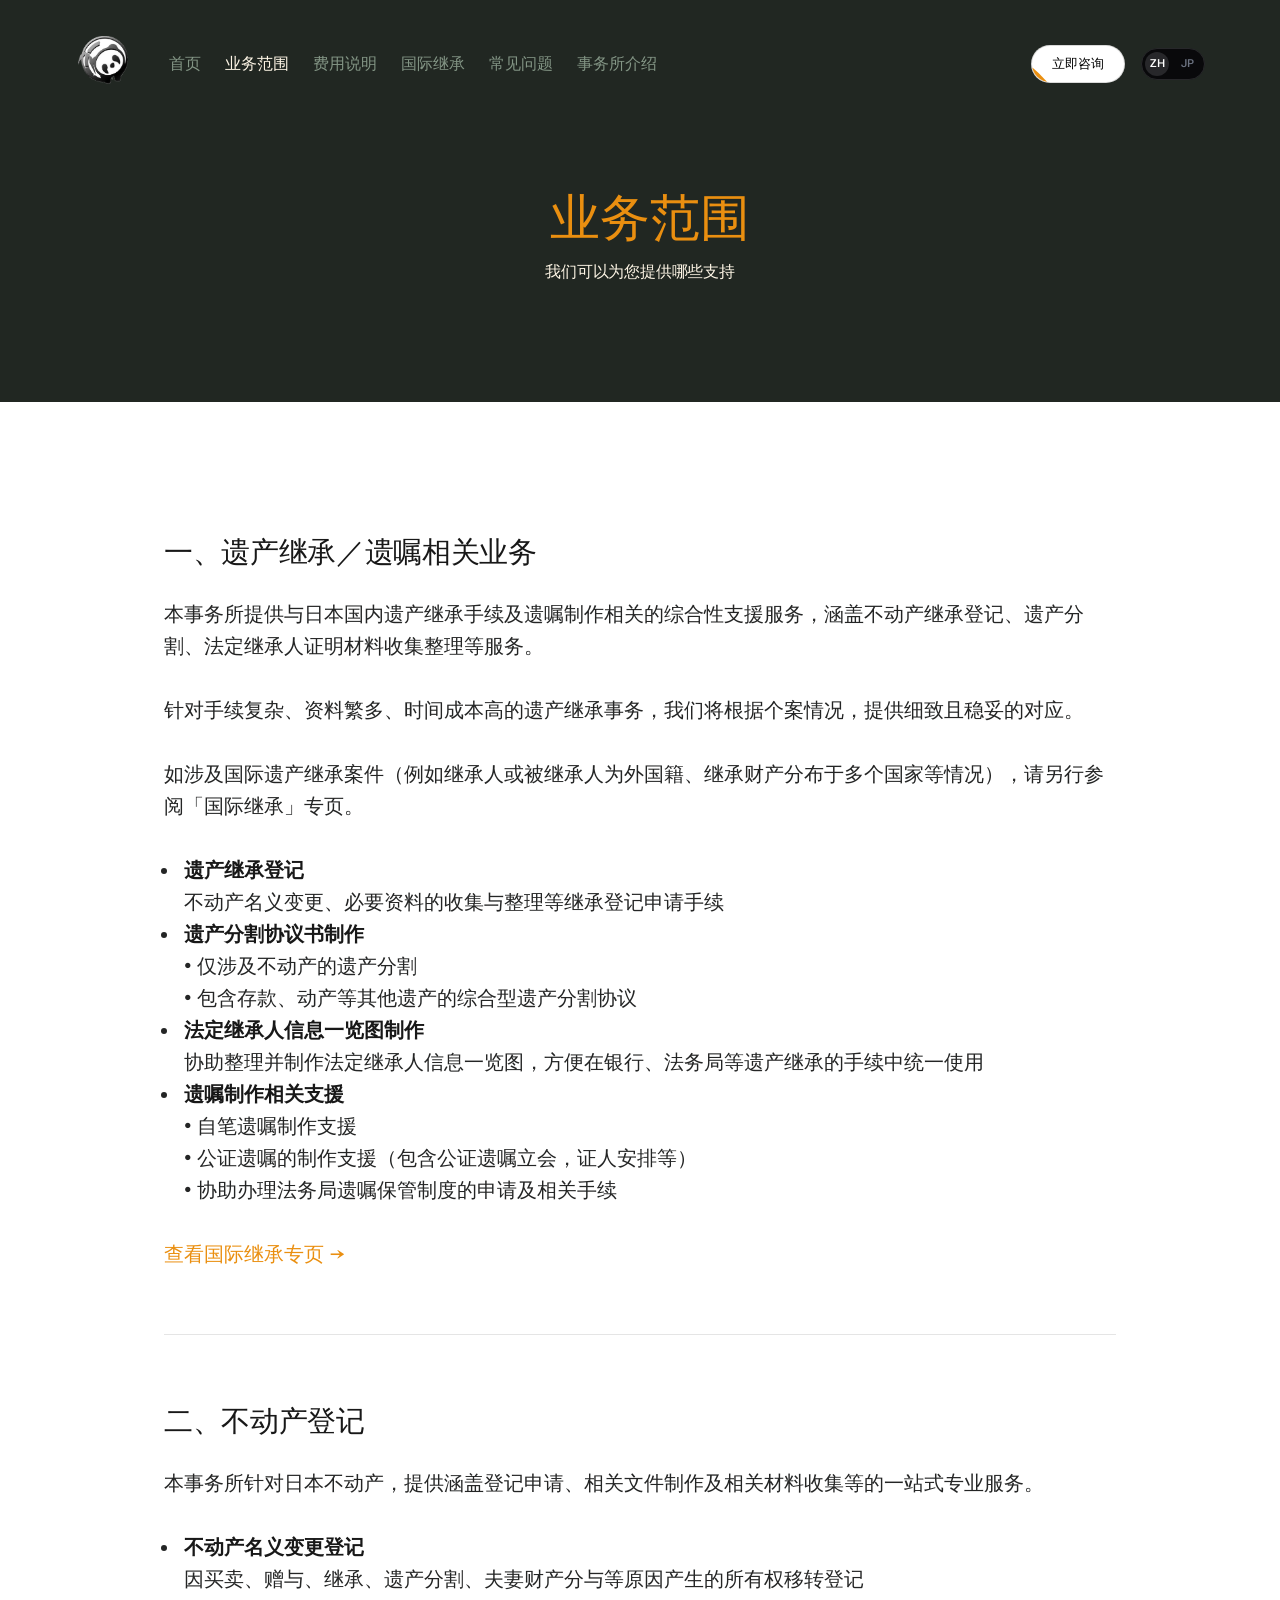
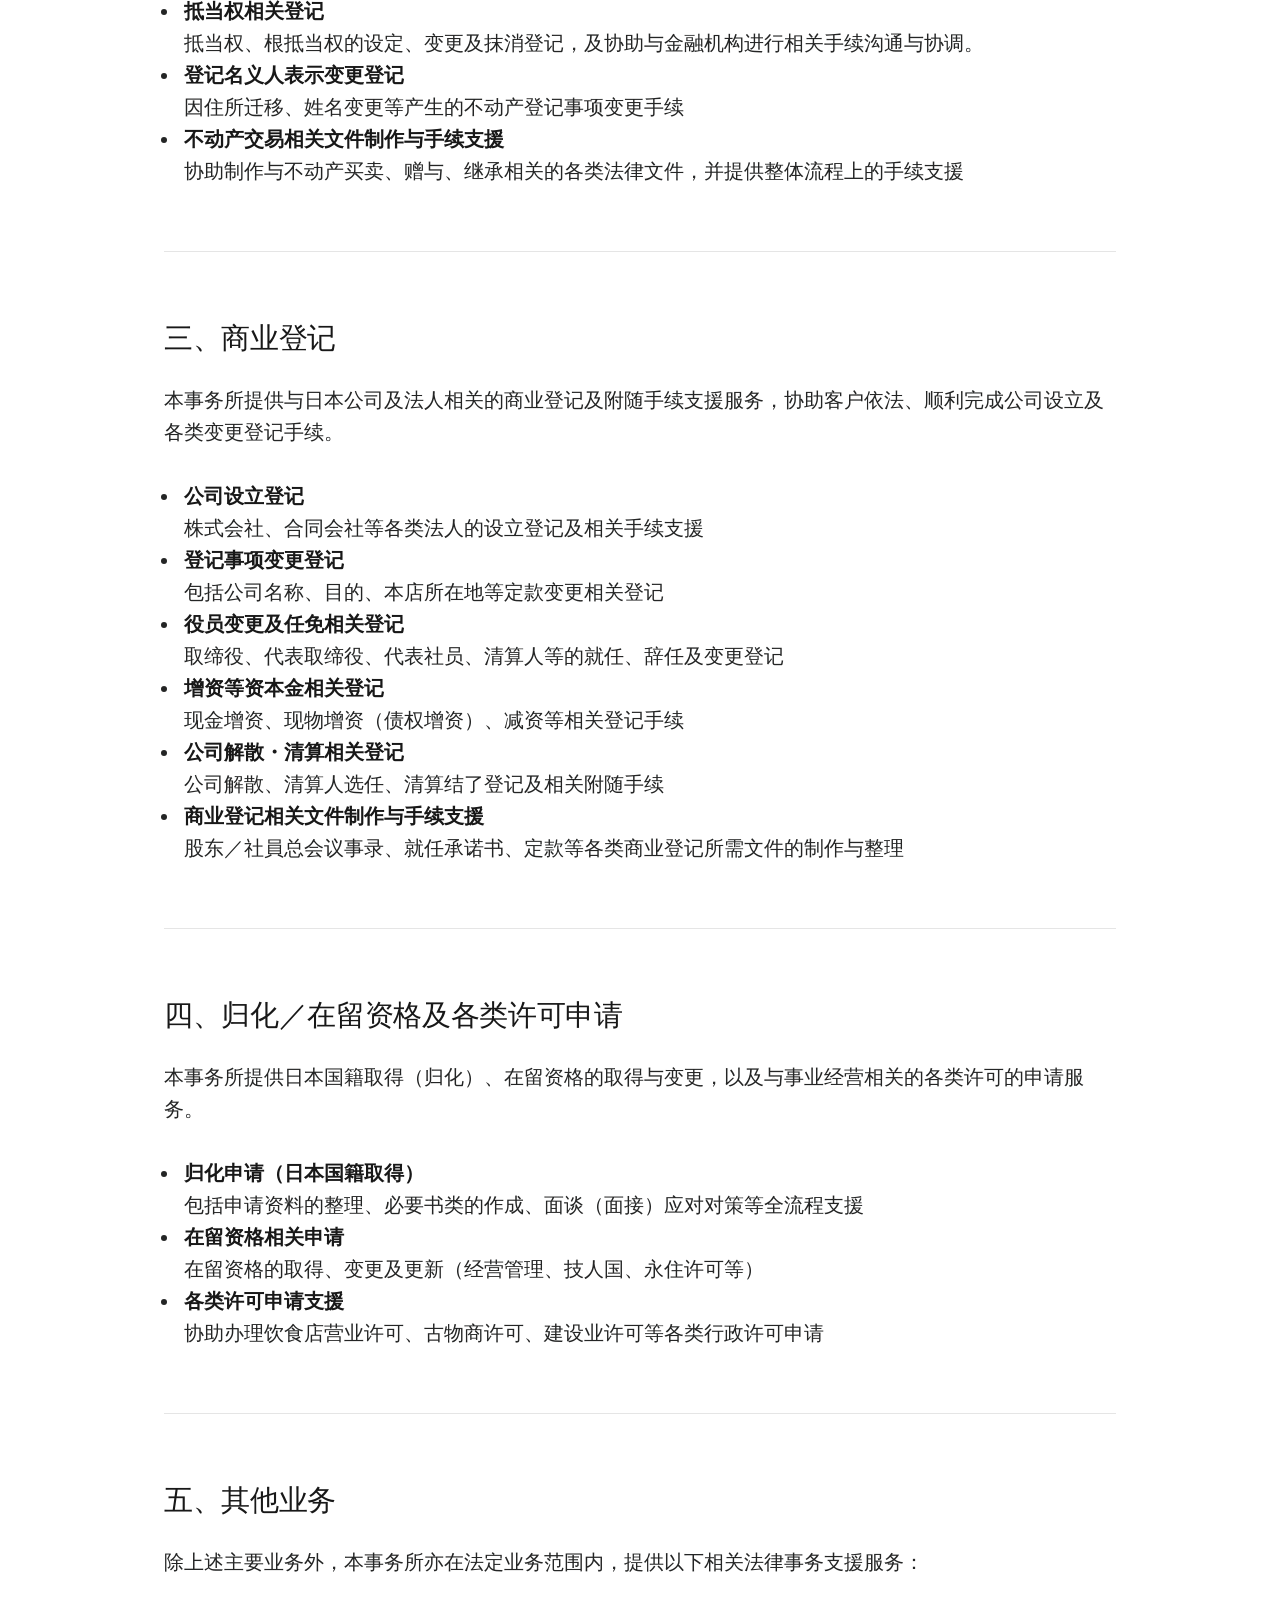
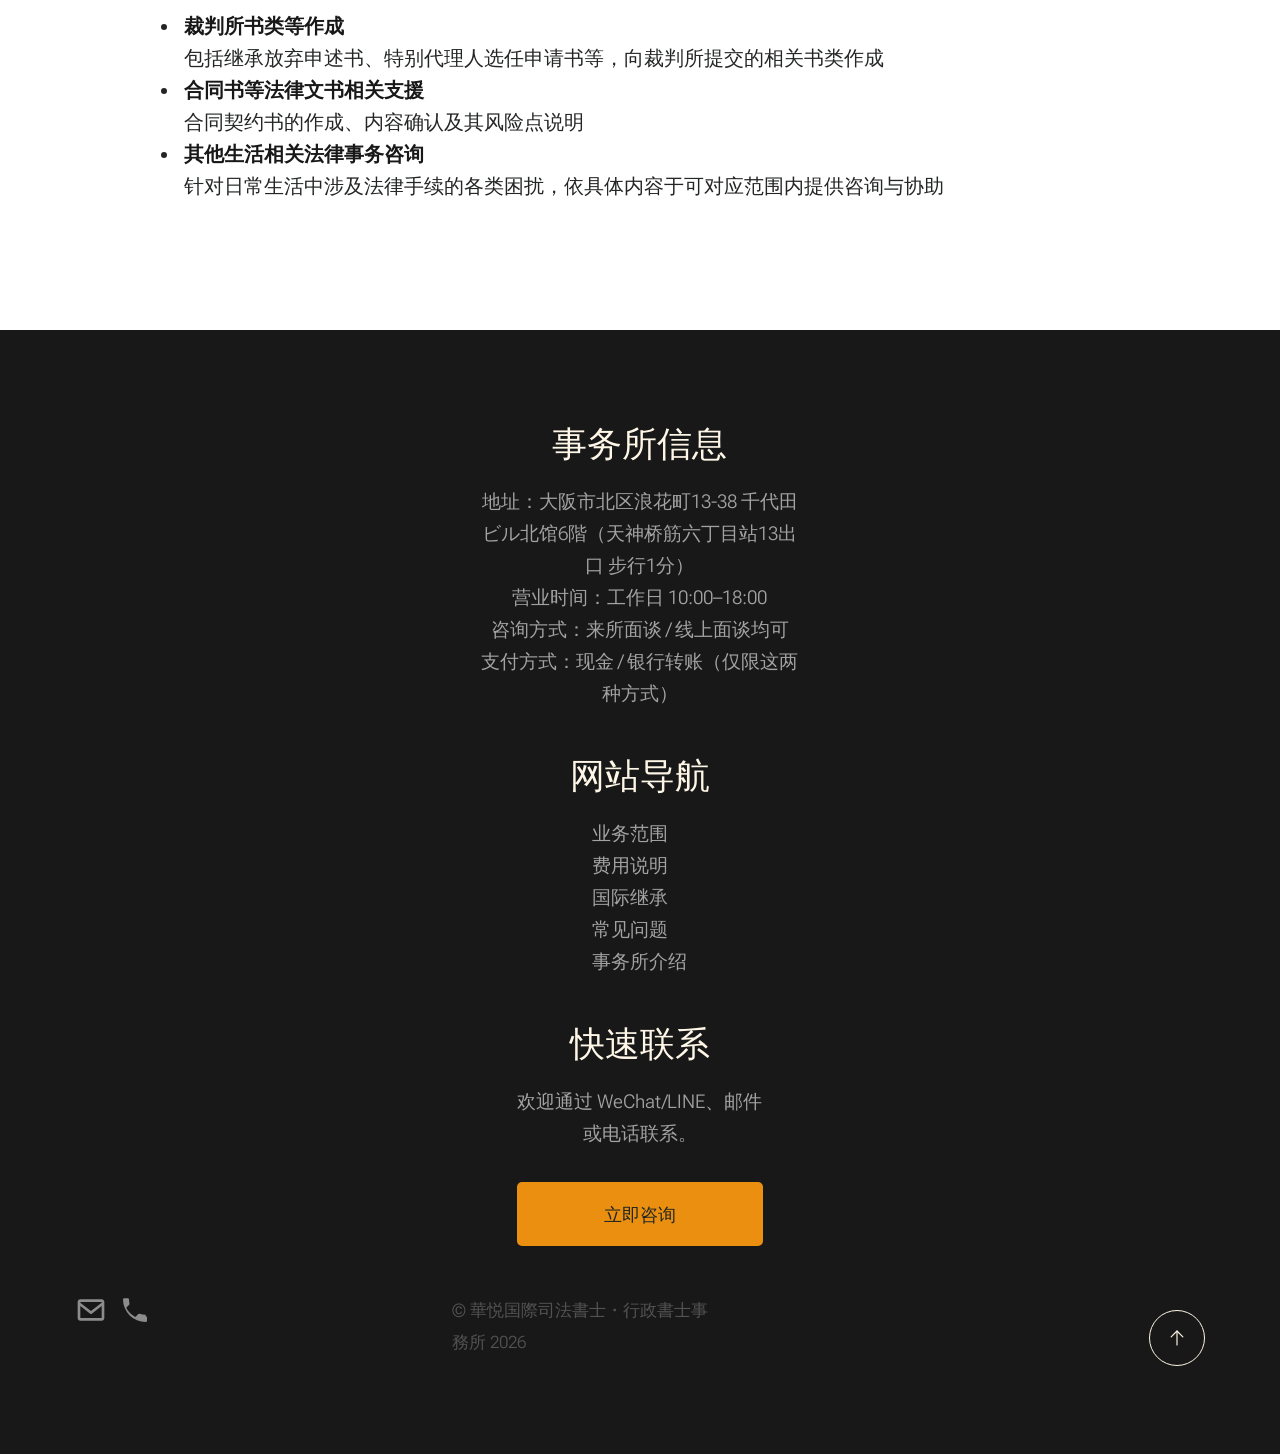
<file: site/services.html>
<!DOCTYPE html>
<html lang="zh-CN" class="no-js">
<head>
  <meta charset="utf-8">
  <meta name="viewport" content="width=device-width, initial-scale=1">
  <title>业务范围 - 華悦国際司法書士・行政書士事務所</title>

  <script>
    document.documentElement.classList.remove('no-js');
    document.documentElement.classList.add('js');
  </script>

  <link rel="stylesheet" href="css/vendor.css">
  <link rel="stylesheet" href="css/styles.css">

  <link rel="apple-touch-icon" sizes="180x180" href="assets/images/kaetsu_panda_only.svg">
  <link rel="icon" type="image/svg+xml" href="assets/images/kaetsu_panda_only.svg">
  <link rel="manifest" href="site.webmanifest">
</head>

<body id="top">

  <div id="preloader">
    <div id="loader" class="dots-fade">
      <div></div><div></div><div></div>
    </div>
  </div>

  <div id="page" class="s-pagewrap">

    <header class="s-header">
      <div class="row s-header__inner width-sixteen-col">
        <div class="s-header__block">
          <div class="s-header__logo">
            <a class="logo" href="index.html" aria-label="返回首页">
              <img src="assets/images/kaetsu_panda_only.svg" alt="華悦国際司法書士・行政書士事務所 标识">
            </a>
          </div>
          <a class="s-header__menu-toggle" href="#0" aria-label="打开菜单"><span><span lang="zh">菜单</span><span lang="ja">メニュー</span></span></a>
        </div>

        <nav class="s-header__nav" aria-label="主导航">
          <ul class="s-header__menu-links">
            <li><a href="index.html"><span lang="zh">首页</span><span lang="ja">ホーム</span></a></li>
            <li class="current"><a href="services.html"><span lang="zh">业务范围</span><span lang="ja">業務範囲</span></a></li>
            <li><a href="pricing.html"><span lang="zh">费用说明</span><span lang="ja">料金案内</span></a></li>
            <li><a href="inheritance-international.html"><span lang="zh">国际继承</span><span lang="ja">国際相続</span></a></li>
            <li><a href="faq.html"><span lang="zh">常见问题</span><span lang="ja">よくある質問</span></a></li>
            <li><a href="office.html"><span lang="zh">事务所介绍</span><span lang="ja">事務所紹介</span></a></li>
          </ul>

          <div class="s-header__contact">
            <a href="#0" class="btn btn--primary s-header__contact-btn" data-open-consult><span lang="zh">立即咨询</span><span lang="ja">ご相談はこちら</span></a>
            <button class="lang-switch" type="button"><span class="lang-switch__track"><span class="lang-switch__thumb"></span><span class="lang-switch__label lang-switch__label--zh">ZH</span><span class="lang-switch__label lang-switch__label--jp">JP</span></span></button>
          </div>
        </nav>
      </div>
    </header>

    <section id="content" class="s-content">

      <section class="s-pageheader pageheader">
        <div class="row">
          <div class="column xl-12">
            <h1 class="page-title">
              <span class="page-title__small-type text-pretitle"><span lang="zh">业务范围</span><span lang="ja">業務範囲</span></span>
              <span lang="zh">我们可以为您提供哪些支持</span><span lang="ja">可能なサポート</span>
            </h1>
          </div>
        </div>
      </section>

      <section class="s-pagecontent pagecontent">

        <div class="row width-narrower pagemain">
          <div class="column xl-12">

            <h2><span lang="zh">一、遗产继承／遗嘱相关业务</span><span lang="ja">一、遺産相続・遺言関連業務</span></h2>
            <p><span lang="zh">本事务所提供与日本国内遗产继承手续及遗嘱制作相关的综合性支援服务，涵盖不动产继承登记、遗产分割、法定继承人证明材料收集整理等服务。</span><span lang="ja">当事務所は日本国内の遺産相続手続きおよび遺言作成に関する総合的な支援サービスを提供しており、不動産相続登記、遺産分割、法定相続人証明資料の収集・整理等を承ります。</span></p>
            <p><span lang="zh">针对手续复杂、资料繁多、时间成本高的遗产继承事务，我们将根据个案情况，提供细致且稳妥的对应。</span><span lang="ja">手続きが複雑で資料が多く、時間的負担の大きい遺産相続事務について、個々の案件の状況に応じて、丁寧かつ確実な対応をいたします。</span></p>
            <p><span lang="zh">如涉及国际遗产继承案件（例如继承人或被继承人为外国籍、继承财产分布于多个国家等情况），请另行参阅「国际继承」专页。</span><span lang="ja">国際遺産相続案件（相続人または被相続人が外国籍、相続財産が複数の国に分布している場合など）については、「国際相続」専用ページをご参照ください。</span></p>

            <ul>
              <li><strong><span lang="zh">遗产继承登记</span><span lang="ja">遺産相続登記</span></strong><br><span lang="zh">不动产名义变更、必要资料的收集与整理等继承登记申请手续</span><span lang="ja">不動産名義変更、必要資料の収集・整理等の相続登記申請手続き</span></li>
              <li><strong><span lang="zh">遗产分割协议书制作</span><span lang="ja">遺産分割協議書作成</span></strong><br>
                <span lang="zh">• 仅涉及不动产的遗产分割</span><span lang="ja">• 不動産のみの遺産分割</span><br>
                <span lang="zh">• 包含存款、动产等其他遗产的综合型遗产分割协议</span><span lang="ja">• 預金・動産等その他の遺産を含む総合型遺産分割協議</span>
              </li>
              <li><strong><span lang="zh">法定继承人信息一览图制作</span><span lang="ja">法定相続人情報一覧図作成</span></strong><br><span lang="zh">协助整理并制作法定继承人信息一览图，方便在银行、法务局等遗产继承的手续中统一使用</span><span lang="ja">法定相続人情報一覧図を整理・作成し、銀行・法務局等での遺産相続手続きに統一的にご利用いただけるようサポートします</span></li>
              <li><strong><span lang="zh">遗嘱制作相关支援</span><span lang="ja">遺言作成関連サポート</span></strong><br>
                <span lang="zh">• 自笔遗嘱制作支援</span><span lang="ja">• 自筆証書遺言作成サポート</span><br>
                <span lang="zh">• 公证遗嘱的制作支援（包含公证遗嘱立会，证人安排等）</span><span lang="ja">• 公正証書遺言の作成サポート（公証遺言立会い、証人手配等を含む）</span><br>
                <span lang="zh">• 协助办理法务局遗嘱保管制度的申请及相关手续</span><span lang="ja">• 法務局遺言書保管制度の申請および関連手続きのサポート</span>
              </li>
            </ul>
            <p><a href="inheritance-international.html"><span lang="zh">查看国际继承专页 →</span><span lang="ja">国際相続専用ページを見る →</span></a></p>

            <hr class="u-add-top-1-5 u-add-bottom-1-5">

            <h2><span lang="zh">二、不动产登记</span><span lang="ja">二、不動産登記</span></h2>
            <p><span lang="zh">本事务所针对日本不动产，提供涵盖登记申请、相关文件制作及相关材料收集等的一站式专业服务。</span><span lang="ja">当事務所は日本の不動産について、登記申請、関連書類の作成および関連資料の収集等を含むワンストップの専門サービスを提供しています。</span></p>

            <ul>
              <li><strong><span lang="zh">不动产名义变更登记</span><span lang="ja">不動産名義変更登記</span></strong><br><span lang="zh">因买卖、赠与、继承、遗产分割、夫妻财产分与等原因产生的所有权移转登记</span><span lang="ja">売買・贈与・相続・遺産分割・夫婦財産分与等の原因による所有権移転登記</span></li>
              <li><strong><span lang="zh">抵当权相关登记</span><span lang="ja">抵当権関連登記</span></strong><br><span lang="zh">抵当权、根抵当权的设定、变更及抹消登记，及协助与金融机构进行相关手续沟通与协调。</span><span lang="ja">抵当権・根抵当権の設定・変更および抹消登記、ならびに金融機関との関連手続きの連絡調整をサポートします。</span></li>
              <li><strong><span lang="zh">登记名义人表示变更登记</span><span lang="ja">登記名義人表示変更登記</span></strong><br><span lang="zh">因住所迁移、姓名变更等产生的不动产登记事项变更手续</span><span lang="ja">住所移転・氏名変更等による不動産登記事項の変更手続き</span></li>
              <li><strong><span lang="zh">不动产交易相关文件制作与手续支援</span><span lang="ja">不動産取引関連書類作成・手続きサポート</span></strong><br><span lang="zh">协助制作与不动产买卖、赠与、继承相关的各类法律文件，并提供整体流程上的手续支援</span><span lang="ja">不動産の売買・贈与・相続に関する各種法的書類の作成を支援し、全体的な手続きフローにおけるサポートを提供します</span></li>
            </ul>

            <hr class="u-add-top-1-5 u-add-bottom-1-5">

            <h2><span lang="zh">三、商业登记</span><span lang="ja">三、商業登記</span></h2>
            <p><span lang="zh">本事务所提供与日本公司及法人相关的商业登记及附随手续支援服务，协助客户依法、顺利完成公司设立及各类变更登记手续。</span><span lang="ja">当事務所は日本の会社および法人に関する商業登記ならびに付随手続きの支援サービスを提供し、お客様が法令に従いスムーズに会社設立および各種変更登記手続きを完了できるようサポートいたします。</span></p>

            <ul>
              <li><strong><span lang="zh">公司设立登记</span><span lang="ja">会社設立登記</span></strong><br><span lang="zh">株式会社、合同会社等各类法人的设立登记及相关手续支援</span><span lang="ja">株式会社・合同会社等各種法人の設立登記および関連手続きサポート</span></li>
              <li><strong><span lang="zh">登记事项变更登记</span><span lang="ja">登記事項変更登記</span></strong><br><span lang="zh">包括公司名称、目的、本店所在地等定款变更相关登记</span><span lang="ja">会社名称・目的・本店所在地等の定款変更に関する登記を含む</span></li>
              <li><strong><span lang="zh">役员变更及任免相关登记</span><span lang="ja">役員変更・選解任関連登記</span></strong><br><span lang="zh">取缔役、代表取缔役、代表社员、清算人等的就任、辞任及变更登记</span><span lang="ja">取締役・代表取締役・代表社員・清算人等の就任・辞任および変更登記</span></li>
              <li><strong><span lang="zh">增资等资本金相关登记</span><span lang="ja">増資等資本金関連登記</span></strong><br><span lang="zh">现金增资、现物增资（债权增资）、减资等相关登记手续</span><span lang="ja">現金増資・現物出資（DES）・減資等の関連登記手続き</span></li>
              <li><strong><span lang="zh">公司解散・清算相关登记</span><span lang="ja">会社解散・清算関連登記</span></strong><br><span lang="zh">公司解散、清算人选任、清算结了登记及相关附随手续</span><span lang="ja">会社解散・清算人選任・清算結了登記および関連付随手続き</span></li>
              <li><strong><span lang="zh">商业登记相关文件制作与手续支援</span><span lang="ja">商業登記関連書類作成・手続きサポート</span></strong><br><span lang="zh">股东／社員总会议事录、就任承诺书、定款等各类商业登记所需文件的制作与整理</span><span lang="ja">株主・社員総会議事録、就任承諾書、定款等の各種商業登記に必要な書類の作成・整理</span></li>
            </ul>

            <hr class="u-add-top-1-5 u-add-bottom-1-5">

            <h2><span lang="zh">四、归化／在留资格及各类许可申请</span><span lang="ja">四、帰化・在留資格および各種許認可申請</span></h2>
            <p><span lang="zh">本事务所提供日本国籍取得（归化）、在留资格的取得与变更，以及与事业经营相关的各类许可的申请服务。</span><span lang="ja">当事務所は日本国籍の取得（帰化）、在留資格の取得・変更、ならびに事業経営に関する各種許認可の申請サービスを提供しています。</span></p>

            <ul>
              <li><strong><span lang="zh">归化申请（日本国籍取得）</span><span lang="ja">帰化申請（日本国籍取得）</span></strong><br><span lang="zh">包括申请资料的整理、必要书类的作成、面谈（面接）应对对策等全流程支援</span><span lang="ja">申請資料の整理、必要書類の作成、面談（面接）対策等の全プロセスサポートを含む</span></li>
              <li><strong><span lang="zh">在留资格相关申请</span><span lang="ja">在留資格関連申請</span></strong><br><span lang="zh">在留资格的取得、变更及更新（经营管理、技人国、永住许可等）</span><span lang="ja">在留資格の取得・変更・更新（経営管理・技人国・永住許可等）</span></li>
              <li><strong><span lang="zh">各类许可申请支援</span><span lang="ja">各種許認可申請サポート</span></strong><br><span lang="zh">协助办理饮食店营业许可、古物商许可、建设业许可等各类行政许可申请</span><span lang="ja">飲食店営業許可・古物商許可・建設業許可等の各種行政許認可申請のサポート</span></li>
            </ul>

            <hr class="u-add-top-1-5 u-add-bottom-1-5">

            <h2><span lang="zh">五、其他业务</span><span lang="ja">五、その他の業務</span></h2>
            <p><span lang="zh">除上述主要业务外，本事务所亦在法定业务范围内，提供以下相关法律事务支援服务：</span><span lang="ja">上記の主要業務のほか、当事務所は法定業務の範囲内で、以下の関連法律事務の支援サービスも提供しています：</span></p>

            <ul>
              <li><strong><span lang="zh">裁判所书类等作成</span><span lang="ja">裁判所書類等作成</span></strong><br><span lang="zh">包括继承放弃申述书、特别代理人选任申请书等，向裁判所提交的相关书类作成</span><span lang="ja">相続放棄申述書・特別代理人選任申立書等、裁判所への提出書類の作成を含む</span></li>
              <li><strong><span lang="zh">合同书等法律文书相关支援</span><span lang="ja">契約書等法的書類関連サポート</span></strong><br><span lang="zh">合同契约书的作成、内容确认及其风险点说明</span><span lang="ja">契約書の作成・内容確認およびリスクポイントのご説明</span></li>
              <li><strong><span lang="zh">其他生活相关法律事务咨询</span><span lang="ja">その他生活関連法律事務の相談</span></strong><br><span lang="zh">针对日常生活中涉及法律手续的各类困扰，依具体内容于可对应范围内提供咨询与协助</span><span lang="ja">日常生活における法的手続きに関する各種お困りごとについて、具体的な内容に応じて対応可能な範囲でご相談・サポートを提供します</span></li>
            </ul>

          </div>
        </div>
      </section>

    </section>

    <footer class="s-footer">
      <div class="row s-footer__content">
        <div class="column xl-6 lg-6 md-12 s-footer__block s-footer__about">
          <h3><span lang="zh">事务所信息</span><span lang="ja">事務所情報</span></h3>
          <p>
            <span lang="zh">地址：大阪市北区浪花町13-38 千代田ビル北馆6階（天神桥筋六丁目站13出口 步行1分）</span><span lang="ja">住所：大阪市北区浪花町13-38 千代田ビル北館6階（天神橋筋六丁目駅13番出口 徒歩1分）</span><br>
            <span lang="zh">营业时间：工作日 10:00–18:00</span><span lang="ja">営業時間：平日 10:00–18:00</span><br>
            <span lang="zh">咨询方式：来所面谈 / 线上面谈均可</span><span lang="ja">ご相談方法：ご来所面談／オンライン面談いずれも可</span><br>
            <span lang="zh">支付方式：现金 / 银行转账（仅限这两种方式）</span><span lang="ja">お支払方法：現金／銀行振込（この2種類のみ）</span>
          </p>
        </div>

        <div class="column xl-3 lg-6 md-12 s-footer__block s-footer__site-links">
          <h3><span lang="zh">网站导航</span><span lang="ja">サイトマップ</span></h3>
          <ul class="link-list">
            <li><a href="services.html"><span lang="zh">业务范围</span><span lang="ja">業務範囲</span></a></li>
            <li><a href="pricing.html"><span lang="zh">费用说明</span><span lang="ja">料金案内</span></a></li>
            <li><a href="inheritance-international.html"><span lang="zh">国际继承</span><span lang="ja">国際相続</span></a></li>
            <li><a href="faq.html"><span lang="zh">常见问题</span><span lang="ja">よくある質問</span></a></li>
            <li><a href="office.html"><span lang="zh">事务所介绍</span><span lang="ja">事務所紹介</span></a></li>
          </ul>
        </div>

        <div class="column xl-3 lg-6 md-12 tab-12 s-footer__block s-footer__newsletter">
          <h3><span lang="zh">快速联系</span><span lang="ja">お問い合わせ</span></h3>
          <p><span lang="zh">欢迎通过 WeChat/LINE、邮件或电话联系。</span><span lang="ja">WeChat/LINE、メールまたはお電話でお気軽にご連絡ください。</span></p>
          <div class="u-add-top-0-5">
            <a class="btn btn--primary btn--small u-fullwidth" href="#0" data-open-consult><span lang="zh">立即咨询</span><span lang="ja">ご相談はこちら</span></a>
          </div>
        </div>
      </div>

      <div class="row s-footer__bottom">
        <div class="column xl-6 lg-12">
          <ul class="s-footer__social social-list">
            <li>
              <a href="mailto:kaetu2025@gmail.com">
                <svg xmlns="http://www.w3.org/2000/svg" width="24" height="24" viewBox="0 0 24 24" style="fill:rgba(0, 0, 0, 1);">
                  <path d="M20 4H4c-1.103 0-2 .897-2 2v12c0 1.103.897 2 2 2h16c1.103 0 2-.897 2-2V6c0-1.103-.897-2-2-2zm0 2v.511l-8 6.223-8-6.222V6h16zM4 18V9.044l7.386 5.745a.994.994 0 0 0 1.228 0L20 9.044 20.002 18H4z"></path>
                </svg>
                <span class="u-screen-reader-text">Email</span>
              </a>
            </li>
            <li>
              <a href="tel:0666168879">
                <svg xmlns="http://www.w3.org/2000/svg" width="24" height="24" viewBox="0 0 24 24" style="fill:rgba(0, 0, 0, 1);">
                  <path d="M20 15.5a14.56 14.56 0 0 1-4.5-.7 1 1 0 0 0-1 .24l-2.2 2.2a16.1 16.1 0 0 1-6.9-6.9l2.2-2.2a1 1 0 0 0 .24-1A14.56 14.56 0 0 1 7.5 4a1 1 0 0 0-1-.9H4a1 1 0 0 0-1 1A17 17 0 0 0 20 21a1 1 0 0 0 1-1v-2.5a1 1 0 0 0-1-.9Z"></path>
                </svg>
                <span class="u-screen-reader-text">Phone</span>
              </a>
            </li>
          </ul>
        </div>
        <div class="column xl-6 lg-12">
          <p class="ss-copyright">
            <span>© 華悦国際司法書士・行政書士事務所 2026</span>
          </p>
        </div>

        <div class="ss-go-top">
          <a class="smoothscroll" title="Back to Top" href="#top">
            <svg xmlns="http://www.w3.org/2000/svg" viewBox="0 0 24 24" width="36" height="36" fill="none" stroke="#ffffff" stroke-width="1" stroke-linecap="round" stroke-linejoin="round">
              <polyline points="17 11 12 6 7 11"></polyline>
              <line x1="12" y1="18" x2="12" y2="6"></line>
            </svg>
          </a>
        </div>
      </div>
    </footer>

    <dialog id="consult-dialog" class="consult-dialog">
      <div class="consult-dialog__inner">
        <button class="consult-dialog__close" type="button" aria-label="关闭" data-close-consult>×</button>
        <div class="consult-dialog__qr">
          <img src="assets/images/qr/wechat-line.jpg" alt="咨询二维码">
        </div>
      </div>
    </dialog>

  </div>

  <script src="js/plugins.js"></script>
  <script src="js/main.js"></script>
  <script src="js/consult-dialog.js"></script>
  <script src="js/i18n-switch.js"></script>

</body>
</html>
</file>
<file: css/vendor.css>
/* ===================================================================
 * Monica Third-party Stylesheets
 * Template Ver. 1.0.0
 * 12-13-2022
 * -------------------------------------------------------------------
 *
 * TOC:
 * # PrismJS
 * # Swiper
 *
 * ------------------------------------------------------------------- */


/* ===================================================================
 * # PrismJS 1.20.0
 *   https://prismjs.com/download.html#themes=prism-okaidia&languages=markup+css+clike+javascript+markup-templating+php 
 *   
 *   okaidia theme for JavaScript, CSS and HTML
 *   Loosely based on Monokai textmate theme by http://www.monokai.nl/
 *   @author ocodia
 * ------------------------------------------------------------------- */
code[class*=language-],
pre[class*=language-] {
  color          : #f8f8f2;
  background     : none;
  text-shadow    : 0 1px rgba(0, 0, 0, 0.3);
  font-family    : var(--font-mono);
  font-size      : calc(var(--text-size) * 0.9444);
  text-align     : left;
  white-space    : pre;
  word-spacing   : normal;
  word-break     : normal;
  word-wrap      : normal;
  line-height    : var(--vspace-1);
  -moz-tab-size  : 4;
  -o-tab-size    : 4;
  tab-size       : 4;
  -webkit-hyphens: none;
  -ms-hyphens    : none;
  hyphens        : none;
}

/* Code blocks */
pre[class*=language-] {
  padding : var(--vspace-0_5) 0 var(--vspace-1);
  margin  : var(--vspace-1) 0;
  overflow: auto;
}

:not(pre)>code[class*=language-],
pre[class*=language-] {
  background: #272822;
}

/* Inline code */
:not(pre)>code[class*=language-] {
  padding    : 0.1em;
  white-space: normal;
}

.token.comment,
.token.prolog,
.token.doctype,
.token.cdata {
  color: slategray;
}

.token.punctuation {
  color: #f8f8f2;
}

.token.namespace {
  opacity: 0.7;
}

.token.property,
.token.tag,
.token.constant,
.token.symbol,
.token.deleted {
  color: #f92672;
}

.token.boolean,
.token.number {
  color: #ae81ff;
}

.token.selector,
.token.attr-name,
.token.string,
.token.char,
.token.builtin,
.token.inserted {
  color: #a6e22e;
}

.token.operator,
.token.entity,
.token.url,
.language-css .token.string,
.style .token.string,
.token.variable {
  color: #f8f8f2;
}

.token.atrule,
.token.attr-value,
.token.function,
.token.class-name {
  color: #e6db74;
}

.token.keyword {
  color: #66d9ef;
}

.token.regex,
.token.important {
  color: #fd971f;
}

.token.important,
.token.bold {
  font-weight: bold;
}

.token.italic {
  font-style: italic;
}

.token.entity {
  cursor: help;
}



/* ===================================================================
 * # Swiper 6.4.5
 *   Most modern mobile touch slider and framework with hardware accelerated transitions
 *   https://swiperjs.com
 *
 *   Copyright 2014-2020 Vladimir Kharlampidi
 *
 *   Released under the MIT License
 *
 *   Released on: December 18, 2020
 * ------------------------------------------------------------------- */
@font-face {
  font-family: "swiper-icons";
  src        : url("data:application/font-woff;charset=utf-8;base64, [base64]//wADZ2x5ZgAAAywAAADMAAAD2MHtryVoZWFkAAABbAAAADAAAAA2E2+eoWhoZWEAAAGcAAAAHwAAACQC9gDzaG10eAAAAigAAAAZAAAArgJkABFsb2NhAAAC0AAAAFoAAABaFQAUGG1heHAAAAG8AAAAHwAAACAAcABAbmFtZQAAA/gAAAE5AAACXvFdBwlwb3N0AAAFNAAAAGIAAACE5s74hXjaY2BkYGAAYpf5Hu/j+W2+MnAzMYDAzaX6QjD6/4//Bxj5GA8AuRwMYGkAPywL13jaY2BkYGA88P8Agx4j+/8fQDYfA1AEBWgDAIB2BOoAeNpjYGRgYNBh4GdgYgABEMnIABJzYNADCQAACWgAsQB42mNgYfzCOIGBlYGB0YcxjYGBwR1Kf2WQZGhhYGBiYGVmgAFGBiQQkOaawtDAoMBQxXjg/wEGPcYDDA4wNUA2CCgwsAAAO4EL6gAAeNpj2M0gyAACqxgGNWBkZ2D4/wMA+xkDdgAAAHjaY2BgYGaAYBkGRgYQiAHyGMF8FgYHIM3DwMHABGQrMOgyWDLEM1T9/w8UBfEMgLzE////P/5//f/V/xv+r4eaAAeMbAxwIUYmIMHEgKYAYjUcsDAwsLKxc3BycfPw8jEQA/[base64]/uznmfPFBNODM2K7MTQ45YEAZqGP81AmGGcF3iPqOop0r1SPTaTbVkfUe4HXj97wYE+yNwWYxwWu4v1ugWHgo3S1XdZEVqWM7ET0cfnLGxWfkgR42o2PvWrDMBSFj/IHLaF0zKjRgdiVMwScNRAoWUoH78Y2icB/yIY09An6AH2Bdu/UB+yxopYshQiEvnvu0dURgDt8QeC8PDw7Fpji3fEA4z/PEJ6YOB5hKh4dj3EvXhxPqH/SKUY3rJ7srZ4FZnh1PMAtPhwP6fl2PMJMPDgeQ4rY8YT6Gzao0eAEA409DuggmTnFnOcSCiEiLMgxCiTI6Cq5DZUd3Qmp10vO0LaLTd2cjN4fOumlc7lUYbSQcZFkutRG7g6JKZKy0RmdLY680CDnEJ+UMkpFFe1RN7nxdVpXrC4aTtnaurOnYercZg2YVmLN/d/gczfEimrE/fs/bOuq29Zmn8tloORaXgZgGa78yO9/cnXm2BpaGvq25Dv9S4E9+5SIc9PqupJKhYFSSl47+Qcr1mYNAAAAeNptw0cKwkAAAMDZJA8Q7OUJvkLsPfZ6zFVERPy8qHh2YER+3i/BP83vIBLLySsoKimrqKqpa2hp6+jq6RsYGhmbmJqZSy0sraxtbO3sHRydnEMU4uR6yx7JJXveP7WrDycAAAAAAAH//wACeNpjYGRgYOABYhkgZgJCZgZNBkYGLQZtIJsFLMYAAAw3ALgAeNolizEKgDAQBCchRbC2sFER0YD6qVQiBCv/H9ezGI6Z5XBAw8CBK/m5iQQVauVbXLnOrMZv2oLdKFa8Pjuru2hJzGabmOSLzNMzvutpB3N42mNgZGBg4GKQYzBhYMxJLMlj4GBgAYow/P/PAJJhLM6sSoWKfWCAAwDAjgbRAAB42mNgYGBkAIIbCZo5IPrmUn0hGA0AO8EFTQAA") format("woff");
  font-weight: 400;
  font-style : normal;
}

:root {
  --swiper-theme-color: #007aff;
}

.swiper-container {
  margin-left : auto;
  margin-right: auto;
  position    : relative;
  overflow    : hidden;
  list-style  : none;
  padding     : 0;
  /* Fix of Webkit flickering */
  z-index     : 1;
}

.swiper-container-vertical>.swiper-wrapper {
  flex-direction: column;
}

.swiper-wrapper {
  position           : relative;
  width              : 100%;
  height             : 100%;
  z-index            : 1;
  display            : flex;
  transition-property: transform;
  box-sizing         : content-box;
}

.swiper-container-android .swiper-slide,
.swiper-wrapper {
  transform: translate3d(0px, 0, 0);
}

.swiper-container-multirow>.swiper-wrapper {
  flex-wrap: wrap;
}

.swiper-container-multirow-column>.swiper-wrapper {
  flex-wrap     : wrap;
  flex-direction: column;
}

.swiper-container-free-mode>.swiper-wrapper {
  transition-timing-function: ease-out;
  margin                    : 0 auto;
}

.swiper-slide {
  flex-shrink        : 0;
  width              : 100%;
  height             : 100%;
  position           : relative;
  transition-property: transform;
}

.swiper-slide-invisible-blank {
  visibility: hidden;
}

/* Auto Height */
.swiper-container-autoheight,
.swiper-container-autoheight .swiper-slide {
  height: auto;
}

.swiper-container-autoheight .swiper-wrapper {
  align-items        : flex-start;
  transition-property: transform, height;
}

/* 3D Effects */
.swiper-container-3d {
  perspective: 1200px;
}

.swiper-container-3d .swiper-wrapper,
.swiper-container-3d .swiper-slide,
.swiper-container-3d .swiper-slide-shadow-left,
.swiper-container-3d .swiper-slide-shadow-right,
.swiper-container-3d .swiper-slide-shadow-top,
.swiper-container-3d .swiper-slide-shadow-bottom,
.swiper-container-3d .swiper-cube-shadow {
  transform-style: preserve-3d;
}

.swiper-container-3d .swiper-slide-shadow-left,
.swiper-container-3d .swiper-slide-shadow-right,
.swiper-container-3d .swiper-slide-shadow-top,
.swiper-container-3d .swiper-slide-shadow-bottom {
  position      : absolute;
  left          : 0;
  top           : 0;
  width         : 100%;
  height        : 100%;
  pointer-events: none;
  z-index       : 10;
}

.swiper-container-3d .swiper-slide-shadow-left {
  background-image: linear-gradient(to left, rgba(0, 0, 0, 0.5), rgba(0, 0, 0, 0));
}

.swiper-container-3d .swiper-slide-shadow-right {
  background-image: linear-gradient(to right, rgba(0, 0, 0, 0.5), rgba(0, 0, 0, 0));
}

.swiper-container-3d .swiper-slide-shadow-top {
  background-image: linear-gradient(to top, rgba(0, 0, 0, 0.5), rgba(0, 0, 0, 0));
}

.swiper-container-3d .swiper-slide-shadow-bottom {
  background-image: linear-gradient(to bottom, rgba(0, 0, 0, 0.5), rgba(0, 0, 0, 0));
}

/* CSS Mode */
.swiper-container-css-mode>.swiper-wrapper {
  overflow          : auto;
  scrollbar-width   : none;
  /* For Firefox */
  -ms-overflow-style: none;
  /* For Internet Explorer and Edge */
}

.swiper-container-css-mode>.swiper-wrapper::-webkit-scrollbar {
  display: none;
}

.swiper-container-css-mode>.swiper-wrapper>.swiper-slide {
  scroll-snap-align: start start;
}

.swiper-container-horizontal.swiper-container-css-mode>.swiper-wrapper {
  -ms-scroll-snap-type: x mandatory;
  scroll-snap-type    : x mandatory;
}

.swiper-container-vertical.swiper-container-css-mode>.swiper-wrapper {
  -ms-scroll-snap-type: y mandatory;
  scroll-snap-type    : y mandatory;
}

:root {
  --swiper-navigation-size   : 44px;
  /*
    --swiper-navigation-color: var(--swiper-theme-color);
    */
}

.swiper-button-prev,
.swiper-button-next {
  position       : absolute;
  top            : 50%;
  width          : calc(var(--swiper-navigation-size) / 44 * 27);
  height         : var(--swiper-navigation-size);
  margin-top     : calc(-1 * var(--swiper-navigation-size) / 2);
  z-index        : 10;
  cursor         : pointer;
  display        : flex;
  align-items    : center;
  justify-content: center;
  color          : var(--swiper-navigation-color, var(--swiper-theme-color));
}

.swiper-button-prev.swiper-button-disabled,
.swiper-button-next.swiper-button-disabled {
  opacity       : 0.35;
  cursor        : auto;
  pointer-events: none;
}

.swiper-button-prev:after,
.swiper-button-next:after {
  font-family   : swiper-icons;
  font-size     : var(--swiper-navigation-size);
  text-transform: none !important;
  letter-spacing: 0;
  text-transform: none;
  font-variant  : initial;
  line-height   : 1;
}

.swiper-button-prev,
.swiper-container-rtl .swiper-button-next {
  left : 10px;
  right: auto;
}

.swiper-button-prev:after,
.swiper-container-rtl .swiper-button-next:after {
  content: "prev";
}

.swiper-button-next,
.swiper-container-rtl .swiper-button-prev {
  right: 10px;
  left : auto;
}

.swiper-button-next:after,
.swiper-container-rtl .swiper-button-prev:after {
  content: "next";
}

.swiper-button-prev.swiper-button-white,
.swiper-button-next.swiper-button-white {
  --swiper-navigation-color: #ffffff;
}

.swiper-button-prev.swiper-button-black,
.swiper-button-next.swiper-button-black {
  --swiper-navigation-color: #000000;
}

.swiper-button-lock {
  display: none;
}

:root {
  /*
    --swiper-pagination-color: var(--swiper-theme-color);
    */
}

.swiper-pagination {
  position  : absolute;
  text-align: center;
  transition: 300ms opacity;
  transform : translate3d(0, 0, 0);
  z-index   : 10;
}

.swiper-pagination.swiper-pagination-hidden {
  opacity: 0;
}

/* Common Styles */
.swiper-pagination-fraction,
.swiper-pagination-custom,
.swiper-container-horizontal>.swiper-pagination-bullets {
  bottom: 10px;
  left  : 0;
  width : 100%;
}

/* Bullets */
.swiper-pagination-bullets-dynamic {
  overflow : hidden;
  font-size: 0;
}

.swiper-pagination-bullets-dynamic .swiper-pagination-bullet {
  transform: scale(0.33);
  position : relative;
}

.swiper-pagination-bullets-dynamic .swiper-pagination-bullet-active {
  transform: scale(1);
}

.swiper-pagination-bullets-dynamic .swiper-pagination-bullet-active-main {
  transform: scale(1);
}

.swiper-pagination-bullets-dynamic .swiper-pagination-bullet-active-prev {
  transform: scale(0.66);
}

.swiper-pagination-bullets-dynamic .swiper-pagination-bullet-active-prev-prev {
  transform: scale(0.33);
}

.swiper-pagination-bullets-dynamic .swiper-pagination-bullet-active-next {
  transform: scale(0.66);
}

.swiper-pagination-bullets-dynamic .swiper-pagination-bullet-active-next-next {
  transform: scale(0.33);
}

.swiper-pagination-bullet {
  width        : 8px;
  height       : 8px;
  display      : inline-block;
  border-radius: 100%;
  background   : #000;
  opacity      : 0.2;
}

button.swiper-pagination-bullet {
  border            : none;
  margin            : 0;
  padding           : 0;
  box-shadow        : none;
  -webkit-appearance: none;
  -moz-appearance   : none;
  appearance        : none;
}

.swiper-pagination-clickable .swiper-pagination-bullet {
  cursor: pointer;
}

.swiper-pagination-bullet-active {
  opacity   : 1;
  background: var(--swiper-pagination-color, var(--swiper-theme-color));
}

.swiper-container-vertical>.swiper-pagination-bullets {
  right    : 10px;
  top      : 50%;
  transform: translate3d(0px, -50%, 0);
}

.swiper-container-vertical>.swiper-pagination-bullets .swiper-pagination-bullet {
  margin : 6px 0;
  display: block;
}

.swiper-container-vertical>.swiper-pagination-bullets.swiper-pagination-bullets-dynamic {
  top      : 50%;
  transform: translateY(-50%);
  width    : 8px;
}

.swiper-container-vertical>.swiper-pagination-bullets.swiper-pagination-bullets-dynamic .swiper-pagination-bullet {
  display   : inline-block;
  transition: 200ms transform, 200ms top;
}

.swiper-container-horizontal>.swiper-pagination-bullets .swiper-pagination-bullet {
  margin: 0 4px;
}

.swiper-container-horizontal>.swiper-pagination-bullets.swiper-pagination-bullets-dynamic {
  left       : 50%;
  transform  : translateX(-50%);
  white-space: nowrap;
}

.swiper-container-horizontal>.swiper-pagination-bullets.swiper-pagination-bullets-dynamic .swiper-pagination-bullet {
  transition: 200ms transform, 200ms left;
}

.swiper-container-horizontal.swiper-container-rtl>.swiper-pagination-bullets-dynamic .swiper-pagination-bullet {
  transition: 200ms transform, 200ms right;
}

/* Progress */
.swiper-pagination-progressbar {
  background: rgba(0, 0, 0, 0.25);
  position  : absolute;
}

.swiper-pagination-progressbar .swiper-pagination-progressbar-fill {
  background      : var(--swiper-pagination-color, var(--swiper-theme-color));
  position        : absolute;
  left            : 0;
  top             : 0;
  width           : 100%;
  height          : 100%;
  transform       : scale(0);
  transform-origin: left top;
}

.swiper-container-rtl .swiper-pagination-progressbar .swiper-pagination-progressbar-fill {
  transform-origin: right top;
}

.swiper-container-horizontal>.swiper-pagination-progressbar,
.swiper-container-vertical>.swiper-pagination-progressbar.swiper-pagination-progressbar-opposite {
  width : 100%;
  height: 4px;
  left  : 0;
  top   : 0;
}

.swiper-container-vertical>.swiper-pagination-progressbar,
.swiper-container-horizontal>.swiper-pagination-progressbar.swiper-pagination-progressbar-opposite {
  width : 4px;
  height: 100%;
  left  : 0;
  top   : 0;
}

.swiper-pagination-white {
  --swiper-pagination-color: #ffffff;
}

.swiper-pagination-black {
  --swiper-pagination-color: #000000;
}

.swiper-pagination-lock {
  display: none;
}

/* Scrollbar */
.swiper-scrollbar {
  border-radius   : 10px;
  position        : relative;
  -ms-touch-action: none;
  background      : rgba(0, 0, 0, 0.1);
}

.swiper-container-horizontal>.swiper-scrollbar {
  position: absolute;
  left    : 1%;
  bottom  : 3px;
  z-index : 50;
  height  : 5px;
  width   : 98%;
}

.swiper-container-vertical>.swiper-scrollbar {
  position: absolute;
  right   : 3px;
  top     : 1%;
  z-index : 50;
  width   : 5px;
  height  : 98%;
}

.swiper-scrollbar-drag {
  height       : 100%;
  width        : 100%;
  position     : relative;
  background   : rgba(0, 0, 0, 0.5);
  border-radius: 10px;
  left         : 0;
  top          : 0;
}

.swiper-scrollbar-cursor-drag {
  cursor: move;
}

.swiper-scrollbar-lock {
  display: none;
}

.swiper-zoom-container {
  width          : 100%;
  height         : 100%;
  display        : flex;
  justify-content: center;
  align-items    : center;
  text-align     : center;
}

.swiper-zoom-container>img,
.swiper-zoom-container>svg,
.swiper-zoom-container>canvas {
  max-width    : 100%;
  max-height   : 100%;
  -o-object-fit: contain;
  object-fit   : contain;
}

.swiper-slide-zoomed {
  cursor: move;
}

/* Preloader */
:root {
  /*
    --swiper-preloader-color: var(--swiper-theme-color);
    */
}

.swiper-lazy-preloader {
  width            : 42px;
  height           : 42px;
  position         : absolute;
  left             : 50%;
  top              : 50%;
  margin-left      : -21px;
  margin-top       : -21px;
  z-index          : 10;
  transform-origin : 50%;
  -webkit-animation: swiper-preloader-spin 1s infinite linear;
  animation        : swiper-preloader-spin 1s infinite linear;
  box-sizing       : border-box;
  border           : 4px solid var(--swiper-preloader-color, var(--swiper-theme-color));
  border-radius    : 50%;
  border-top-color : transparent;
}

.swiper-lazy-preloader-white {
  --swiper-preloader-color: #fff;
}

.swiper-lazy-preloader-black {
  --swiper-preloader-color: #000;
}

@-webkit-keyframes swiper-preloader-spin {
  100% {
    transform: rotate(360deg);
  }
}

@keyframes swiper-preloader-spin {
  100% {
    transform: rotate(360deg);
  }
}

/* a11y */
.swiper-container .swiper-notification {
  position      : absolute;
  left          : 0;
  top           : 0;
  pointer-events: none;
  opacity       : 0;
  z-index       : -1000;
}

.swiper-container-fade.swiper-container-free-mode .swiper-slide {
  transition-timing-function: ease-out;
}

.swiper-container-fade .swiper-slide {
  pointer-events     : none;
  transition-property: opacity;
}

.swiper-container-fade .swiper-slide .swiper-slide {
  pointer-events: none;
}

.swiper-container-fade .swiper-slide-active,
.swiper-container-fade .swiper-slide-active .swiper-slide-active {
  pointer-events: auto;
}

.swiper-container-cube {
  overflow: visible;
}

.swiper-container-cube .swiper-slide {
  pointer-events             : none;
  -webkit-backface-visibility: hidden;
  backface-visibility        : hidden;
  z-index                    : 1;
  visibility                 : hidden;
  transform-origin           : 0 0;
  width                      : 100%;
  height                     : 100%;
}

.swiper-container-cube .swiper-slide .swiper-slide {
  pointer-events: none;
}

.swiper-container-cube.swiper-container-rtl .swiper-slide {
  transform-origin: 100% 0;
}

.swiper-container-cube .swiper-slide-active,
.swiper-container-cube .swiper-slide-active .swiper-slide-active {
  pointer-events: auto;
}

.swiper-container-cube .swiper-slide-active,
.swiper-container-cube .swiper-slide-next,
.swiper-container-cube .swiper-slide-prev,
.swiper-container-cube .swiper-slide-next+.swiper-slide {
  pointer-events: auto;
  visibility    : visible;
}

.swiper-container-cube .swiper-slide-shadow-top,
.swiper-container-cube .swiper-slide-shadow-bottom,
.swiper-container-cube .swiper-slide-shadow-left,
.swiper-container-cube .swiper-slide-shadow-right {
  z-index                    : 0;
  -webkit-backface-visibility: hidden;
  backface-visibility        : hidden;
}

.swiper-container-cube .swiper-cube-shadow {
  position  : absolute;
  left      : 0;
  bottom    : 0px;
  width     : 100%;
  height    : 100%;
  background: #000;
  opacity   : 0.6;
  filter    : blur(50px);
  z-index   : 0;
}

.swiper-container-flip {
  overflow: visible;
}

.swiper-container-flip .swiper-slide {
  pointer-events             : none;
  -webkit-backface-visibility: hidden;
  backface-visibility        : hidden;
  z-index                    : 1;
}

.swiper-container-flip .swiper-slide .swiper-slide {
  pointer-events: none;
}

.swiper-container-flip .swiper-slide-active,
.swiper-container-flip .swiper-slide-active .swiper-slide-active {
  pointer-events: auto;
}

.swiper-container-flip .swiper-slide-shadow-top,
.swiper-container-flip .swiper-slide-shadow-bottom,
.swiper-container-flip .swiper-slide-shadow-left,
.swiper-container-flip .swiper-slide-shadow-right {
  z-index                    : 0;
  -webkit-backface-visibility: hidden;
  backface-visibility        : hidden;
}
</file>
<file: css/styles.css>
@charset "UTF-8";
/* =================================================================== 
 * Monica Main Stylesheet
 * Template Ver. 1.0.0
 * 12-13-2022
 * ------------------------------------------------------------------
 *
 * TOC:
 * # SETTINGS
 *		## fonts
 *    	## colors
 *	  	## spacing and typescale
 *		## grid variables
 * # CSS RESET
 * # GRID
 *		## extra large devices
 *		## large devices
 *		## medium devices 
 *		## tablet devices
 *		## mobile devices
 *		## small mobile devices
 *		## additional column stackpoints 
 * # BASE SETUP
 * # UTILITY CLASSES
 * # TYPOGRAPHY 
 *		## additional typography & helper classes
 *		## lists
 *		## media 
 *		## spacing
 * # PRELOADER
 *		## page loaded
 * # FORM 
 *		## style placeholder text
 *		## change autocomplete styles in Chrome
 * # BUTTONS
 * # TABLE
 * # COMPONENTS
 *		## pagination 
 *		## alert box 
 *		## skillbars
 *		## stats tabs
 * # PROJECT-WIDE SHARED STYLES
 *		## list items
 *		## social list
 *		## blog card
 *		## testimonials
 *		## swiper overrides
 * # GRID-BASED LAYOUTS
 *		## grid block
 *		## list grid
 * # PAGE WRAP
 * # SITE HEADER
 *		## logo
 *		## main navigation
 *		## mobile menu toggle
 * # PAGEHEADER & PAGECONTENT
 * # INTRO
 *		## intro content
 *		## intro scroll down
 *		## intro transitions
 * # ABOUT
 * # EXPERTISE
 * # CLIENTS
 *		## clients list
 * # CTA
 * # JOURNAL
 * # FOOTER
 *		## newsletter
 *		## copyright
 *		## go top
 * # BLOG STYLES 
 * # PAGE STYLES 
 *		## services page
 *		## contact page
 *
 * ------------------------------------------------------------------ */


/* ===================================================================
 * # SETTINGS
 *
 *
 * ------------------------------------------------------------------- */

/* ------------------------------------------------------------------- 
 * ## fonts 
 * ------------------------------------------------------------------- */
@import url("https://fonts.googleapis.com/css2?family=DM+Serif+Display&family=Roboto+Flex:opsz,wght@8..144,300;8..144,400;8..144,500;8..144,600&display=swap");

:root {
	--font-1: "Roboto Flex", sans-serif;
	--font-2: "DM Serif Display", Serif;

  /* monospace
   */
	--font-mono: Consolas, "Andale Mono", Courier, "Courier New", monospace;
}

/* ------------------------------------------------------------------- 
 * ## colors
 * ------------------------------------------------------------------- */
:root {
  /* color-1(#EA9010)
   * color-2(#343D35)
   * color-3(#FEF5E4)
   */
	--color-1: hsla(35, 87%, 49%, 1);
	--color-2: hsla(127, 8%, 22%, 1);
	--color-3: hsla(39, 93%, 95%, 1);

  /* theme color variations
   */
	--color-1-lightest             : hsla(35, 87%, 96%, 1);
	--color-1-lighter              : hsla(35, 87%, 69%, 1);
	--color-1-light                : hsla(35, 87%, 59%, 1);
	--color-1-dark                 : hsla(35, 87%, 39%, 1);
	--color-1-darker               : hsla(35, 87%, 29%, 1);
	--color-1-darkest              : hsla(35, 87%, 10%, 1);

	--color-2-lightest             : hsla(127, 8%, 55%, 1);
	--color-2-lighter              : hsla(127, 8%, 42%, 1);
	--color-2-light                : hsla(127, 8%, 32%, 1);
	--color-2-dark                 : hsla(127, 8%, 14%, 1);
	--color-2-darker               : hsla(127, 8%, 2%, 1);
	
	--color-3-light                : hsla(39, 93%, 100%, 1);
	--color-3-dark                 : hsla(39, 93%, 85%, 1);
	--color-3-darker               : hsla(39, 93%, 75%, 1);

  /* feedback colors
   * color-error(#ffd1d2), color-success(#c8e675), 
   * color-info(#d7ecfb), color-notice(#fff099)
   */
	--color-error                  : hsla(359, 100%, 91%, 1);
	--color-success                : hsla(76, 69%, 68%, 1);
	--color-info                   : hsla(205, 82%, 91%, 1);
	--color-notice                 : hsla(51, 100%, 80%, 1);
	--color-error-content          : hsla(359, 50%, 50%, 1);
	--color-success-content        : hsla(76, 29%, 28%, 1);
	--color-info-content           : hsla(205, 32%, 31%, 1);
	--color-notice-content         : hsla(51, 30%, 30%, 1);

  /* shades 
   * generated using 
   * Tint & Shade Generator 
   * (https                     ://maketintsandshades.com/)
   */
	--color-black                  : #000000;
	--color-gray-19                : #121212;
	--color-gray-18                : #242525;
	--color-gray-17                : #363737;
	--color-gray-16                : #484949;
	--color-gray-15                : #5b5c5c;
	--color-gray-14                : #6d6e6e;
	--color-gray-13                : #7f8080;
	--color-gray-12                : #919292;
	--color-gray-11                : #a3a5a5;
	--color-gray-10                : #b5b7b7;
	--color-gray-9                 : #bcbebe;
	--color-gray-8                 : #c4c5c5;
	--color-gray-7                 : #cbcdcd;
	--color-gray-6                 : #d3d4d4;
	--color-gray-5                 : #dadbdb;
	--color-gray-4                 : #e1e2e2;
	--color-gray-3                 : #e9e9e9;
	--color-gray-2                 : #f0f1f1;
	--color-gray-1                 : #f8f8f8;
	--color-white                  : #ffffff;

  /* text
   */
	--color-text                   : var(--color-gray-18);
	--color-text-dark              : #181818;
	--color-text-light             : var(--color-gray-14);
	--color-placeholder            : var(--color-gray-12);

  /* link
   */
	--color-link                   : var(--color-1);
	--color-link-hover             : var(--color-2-lighter);
	--color-link-active            : var(--color-2-lighter);

  /* buttons
   */
	--color-btn                    : var(--color-gray-4);
	--color-btn-text               : var(--color-text);
	--color-btn-hover              : var(--color-gray-5);
	--color-btn-hover-text         : var(--color-text);
	--color-btn-primary            : var(--color-1);
	--color-btn-primary-text       : var(--color-2-dark);
	--color-btn-primary-hover      : var(--color-1-light);
	--color-btn-primary-hover-text : var(--color-2-dark);
	--color-btn-stroke             : var(--color-text-dark);
	--color-btn-stroke-text        : var(--color-text-dark);
	--color-btn-stroke-hover       : var(--color-text-dark);
	--color-btn-stroke-hover-text  : var(--color-white);

  /* preloader
   */
	--color-preloader-bg           : var(--color-2-dark);
	--color-loader                 : var(--color-white);
	--color-loader-light           : var(--color-2-light);

  /* others
   */
	--color-body                   : white;
	--color-border                 : rgba(0, 0, 0, .1);
	--border-radius                : 5px;
}

/* ------------------------------------------------------------------- 
 * ## spacing and typescale
 * ------------------------------------------------------------------- */
:root {
  /* spacing
   * base font size: 20px 
   * vertical space unit : 32px
   */
	--base-size        : 62.5%;
	--multiplier       : 1;
	--base-font-size   : calc(2rem * var(--multiplier));
	--space            : calc(3.2rem * var(--multiplier));

  /* vertical spacing 
   */
	--vspace-0_125     : calc(0.125 * var(--space));
	--vspace-0_25      : calc(0.25 * var(--space));
	--vspace-0_375     : calc(0.375 * var(--space));
	--vspace-0_5       : calc(0.5 * var(--space));
	--vspace-0_625     : calc(0.625 * var(--space));
	--vspace-0_75      : calc(0.75 * var(--space));
	--vspace-0_875     : calc(0.875 * var(--space));
	--vspace-1         : calc(var(--space));
	--vspace-1_25      : calc(1.25 * var(--space));
	--vspace-1_5       : calc(1.5 * var(--space));
	--vspace-1_75      : calc(1.75 * var(--space));
	--vspace-2         : calc(2 * var(--space));
	--vspace-2_5       : calc(2.5 * var(--space));
	--vspace-3         : calc(3 * var(--space));
	--vspace-3_5       : calc(3.5 * var(--space));
	--vspace-4         : calc(4 * var(--space));
	--vspace-4_5       : calc(4.5 * var(--space));
	--vspace-5         : calc(5 * var(--space));
	--vspace-5_5       : calc(5.5 * var(--space));
	--vspace-6         : calc(6 * var(--space));
	--vspace-6_5       : calc(6.5 * var(--space));
	--vspace-7         : calc(7 * var(--space));
	--vspace-7_5       : calc(7.5 * var(--space));
	--vspace-8         : calc(8 * var(--space));
	--vspace-8_5       : calc(8.5 * var(--space));
	--vspace-9         : calc(9 * var(--space));
	--vspace-9_5       : calc(9.5 * var(--space));
	--vspace-10        : calc(10 * var(--space));

  /* type scale
   * ratio 1        :2 | base: 20px
   * -------------------------------------------------------
   *
   * --text-huge-3    = (148.60px)
   * --text-huge-2    = (123.83px)
   * --text-huge-1    = (103.20px)
   * --text-display-3 = (86.00px)
   * --text-display-2 = (71.66px)
   * --text-display-1 = (59.72px)
   * --text-xxxl      = (49.77px)
   * --text-xxl       = (41.47px)
   * --text-xl        = (34.56px)
   * --text-lg        = (28.80px)
   * --text-md        = (24.00px)
   * --text-size      = (20.00px) BASE
   * --text-sm        = (16.67px)
   * --text-xs        = (13.89px)
   *
   * ---------------------------------------------------------
   */
	--text-scale-ratio : 1.2;
	--text-size        : var(--base-font-size);
	--text-xs          : calc((var(--text-size) / var(--text-scale-ratio)) / var(--text-scale-ratio));
	--text-sm          : calc(var(--text-xs) * var(--text-scale-ratio));
	--text-md          : calc(var(--text-sm) * var(--text-scale-ratio) * var(--text-scale-ratio));
	--text-lg          : calc(var(--text-md) * var(--text-scale-ratio));
	--text-xl          : calc(var(--text-lg) * var(--text-scale-ratio));
	--text-xxl         : calc(var(--text-xl) * var(--text-scale-ratio));
	--text-xxxl        : calc(var(--text-xxl) * var(--text-scale-ratio));
	--text-display-1   : calc(var(--text-xxxl) * var(--text-scale-ratio));
	--text-display-2   : calc(var(--text-display-1) * var(--text-scale-ratio));
	--text-display-3   : calc(var(--text-display-2) * var(--text-scale-ratio));
	--text-huge-1      : calc(var(--text-display-3) * var(--text-scale-ratio));
	--text-huge-2      : calc(var(--text-huge-1) * var(--text-scale-ratio));
	--text-huge-3      : calc(var(--text-huge-2) * var(--text-scale-ratio));

  /* default button height
   */
	--vspace-btn       : var(--vspace-2);
}

/* on mobile devices below 600px, change the value of '--multiplier' 
 * to adjust the values of base font size and vertical space unit.
 */
@media screen and (max-width: 600px) {
	:root {
		--multiplier: .9375;
	}
}

/* ------------------------------------------------------------------- 
 * ## grid variables
 * ------------------------------------------------------------------- */
:root {
  
  /* widths for rows and containers
   */
	--width-sixteen-cols: 1760px;
	--width-default     : 1320px;
	--width-wide        : 1600px;
	--width-wider       : 1800px;
	--width-narrow      : 1200px;
	--width-narrower    : 1000px;
	--width-narrowest   : 800px;
	--width-full        : 100%;
	--width-grid-max    : var(--width-default);

  /* gutter
   */
	--gutter            : 2.4rem;
}

/* on large screen devices
 */
@media screen and (max-width: 1000px) {
	:root {
		--gutter: 2.2rem;
	}
}

/* on small devices
 */
@media screen and (max-width: 600px) {
	:root {
		--gutter: 1rem;
	}
}



/* ====================================================================
 * # CSS RESET
 *
 *
 * --------------------------------------------------------------------
 * http://meyerweb.com/eric/tools/css/reset/ 
 * v2.0 | 20110126
 * License: none (public domain)
 * -------------------------------------------------------------------- */
html,
body,
div,
span,
applet,
object,
iframe,
h1,
h2,
h3,
h4,
h5,
h6,
p,
blockquote,
pre,
a,
abbr,
acronym,
address,
big,
cite,
code,
del,
dfn,
em,
img,
ins,
kbd,
q,
s,
samp,
small,
strike,
strong,
sub,
sup,
tt,
var,
b,
u,
i,
center,
dl,
dt,
dd,
ol,
ul,
li,
fieldset,
form,
label,
legend,
table,
caption,
tbody,
tfoot,
thead,
tr,
th,
td,
article,
aside,
canvas,
details,
embed,
figure,
figcaption,
footer,
header,
hgroup,
menu,
nav,
output,
ruby,
section,
summary,
time,
mark,
audio,
video {
	margin        : 0;
	padding       : 0;
	border        : 0;
	font-size     : 100%;
	font          : inherit;
	vertical-align: baseline;
}

/* HTML5 display-role reset for older browsers */
article,
aside,
details,
figcaption,
figure,
footer,
header,
hgroup,
menu,
nav,
section {
	display: block;
}

body {
	line-height: 1;
}

ol,
ul {
	list-style: none;
}

blockquote,
q {
	quotes: none;
}

blockquote:before,
blockquote:after,
q:before,
q:after {
	content: "";
	content: none;
}

table {
	border-collapse: collapse;
	border-spacing : 0;
}


/* ===================================================================
 * # GRID v5.0.0
 *
 *
 * -------------------------------------------------------------------
 * - Grid system based on the flex display property.
 *
 * - Grid breakpoints are based on MAXIMUM WIDTH media queries, 
 *   meaning they apply to that one breakpoint and ALL THOSE BELOW IT.
 *
 * - Grid columns without a specified width will automatically layout 
 *   as equal width columns.
 *
 * - On viewports 400px and below, all grid columns will stacked 
 *   vertically
 *
 * ------------------------------------------------------------------- */

/* row 
 */
.row {
	display  : flex;
	flex-flow: row wrap;
	width    : min(92%, var(--width-grid-max));
	margin   : 0 auto;
}

.row .row {
	width       : auto;
	margin-left : calc(var(--gutter) * -1);
	margin-right: calc(var(--gutter) * -1);
}

/* column
 */
.column {
	flex   : 1;
	padding: 0 var(--gutter);
}

.collapse>.column,
.column.collapse {
	padding: 0;
}

/* row utility classes
 */
.row.row-wrap {
	flex-wrap: wrap;
}

.row.row-nowrap {
	flex-wrap: nowrap;
}

.row.row-y-top {
	align-items: flex-start;
}

.row.row-y-bottom {
	align-items: flex-end;
}

.row.row-y-center {
	align-items: center;
}

.row.row-stretch {
	align-items: stretch;
}

.row.row-baseline {
	align-items: baseline;
}

.row.row-x-left {
	justify-content: flex-start;
}

.row.row-x-right {
	justify-content: flex-end;
}

.row.row-x-center {
	justify-content: center;
}

.row.row-center {
	align-items    : center;
	justify-content: center;
}

/* ------------------------- -------------------------------------------
 * ## extra large devices (1201px and above)
 * -------------------------------------------------------------------- */
.xl-1 {
	flex : none;
	width: 8.3333333333%;
}

.xl-2 {
	flex : none;
	width: 16.6666666667%;
}

.xl-3 {
	flex : none;
	width: 25%;
}

.xl-4 {
	flex : none;
	width: 33.3333333333%;
}

.xl-5 {
	flex : none;
	width: 41.6666666667%;
}

.xl-6 {
	flex : none;
	width: 32%;
}

.xl-7 {
	flex : none;
	width: 58.3333333333%;
}

.xl-8 {
	flex : none;
	width: 66.6666666667%;
}

.xl-9 {
	flex : none;
	width: 75%;
}

.xl-10 {
	flex : none;
	width: 83.3333333333%;
}

.xl-11 {
	flex : none;
	width: 91.6666666667%;
}

.xl-12 {
	flex : none;
	width: 100%;
}

/* --------------------------------------------------------------------
 * ## large devices (1001px to 1200px)
 * -------------------------------------------------------------------- */
@media screen and (max-width: 1200px) {
	.lg-1 {
		flex : none;
		width: 8.3333333333%;
	}

	.lg-2 {
		flex : none;
		width: 16.6666666667%;
	}

	.lg-3 {
		flex : none;
		width: 25%;
	}

	.lg-4 {
		flex : none;
		width: 33.3333333333%;
	}

	.lg-5 {
		flex : none;
		width: 41.6666666667%;
	}

	.lg-6 {
		flex : none;
		width: 50%;
	}

	.lg-7 {
		flex : none;
		width: 58.3333333333%;
	}

	.lg-8 {
		flex : none;
		width: 66.6666666667%;
	}

	.lg-9 {
		flex : none;
		width: 75%;
	}

	.lg-10 {
		flex : none;
		width: 83.3333333333%;
	}

	.lg-11 {
		flex : none;
		width: 91.6666666667%;
	}

	.lg-12 {
		flex : none;
		width: 100%;
	}
}

/* --------------------------------------------------------------------
 * ## medium devices (801px to 1000px)
 * -------------------------------------------------------------------- */
@media screen and (max-width: 1000px) {
	.md-1 {
		flex : none;
		width: 8.3333333333%;
	}

	.md-2 {
		flex : none;
		width: 16.6666666667%;
	}

	.md-3 {
		flex : none;
		width: 25%;
	}

	.md-4 {
		flex : none;
		width: 33.3333333333%;
	}

	.md-5 {
		flex : none;
		width: 41.6666666667%;
	}

	.md-6 {
		flex : none;
		width: 50%;
	}

	.md-7 {
		flex : none;
		width: 58.3333333333%;
	}

	.md-8 {
		flex : none;
		width: 66.6666666667%;
	}

	.md-9 {
		flex : none;
		width: 75%;
	}

	.md-10 {
		flex : none;
		width: 83.3333333333%;
	}

	.md-11 {
		flex : none;
		width: 91.6666666667%;
	}

	.md-12 {
		flex : none;
		width: 100%;
	}
}

/* --------------------------------------------------------------------
 * ## tablet devices (601px to 800px)  
 * -------------------------------------------------------------------- */
@media screen and (max-width: 800px) {
	.tab-1 {
		flex : none;
		width: 8.3333333333%;
	}

	.tab-2 {
		flex : none;
		width: 16.6666666667%;
	}

	.tab-3 {
		flex : none;
		width: 25%;
	}

	.tab-4 {
		flex : none;
		width: 33.3333333333%;
	}

	.tab-5 {
		flex : none;
		width: 41.6666666667%;
	}

	.tab-6 {
		flex : none;
		width: 50%;
	}

	.tab-7 {
		flex : none;
		width: 58.3333333333%;
	}

	.tab-8 {
		flex : none;
		width: 66.6666666667%;
	}

	.tab-9 {
		flex : none;
		width: 75%;
	}

	.tab-10 {
		flex : none;
		width: 83.3333333333%;
	}

	.tab-11 {
		flex : none;
		width: 91.6666666667%;
	}

	.tab-12 {
		flex : none;
		width: 100%;
	}
}

/* --------------------------------------------------------------------
 * ## mobile devices (401px to 600px)  
 * -------------------------------------------------------------------- */
@media screen and (max-width: 600px) {
	.row {
		width        : 100%;
		padding-left : 6vw;
		padding-right: 6vw;
	}

	.row .row {
		padding-left : 0;
		padding-right: 0;
	}

	.mob-1 {
		flex : none;
		width: 8.3333333333%;
	}

	.mob-2 {
		flex : none;
		width: 16.6666666667%;
	}

	.mob-3 {
		flex : none;
		width: 25%;
	}

	.mob-4 {
		flex : none;
		width: 33.3333333333%;
	}

	.mob-5 {
		flex : none;
		width: 41.6666666667%;
	}

	.mob-6 {
		flex : none;
		width: 50%;
	}

	.mob-7 {
		flex : none;
		width: 58.3333333333%;
	}

	.mob-8 {
		flex : none;
		width: 66.6666666667%;
	}

	.mob-9 {
		flex : none;
		width: 75%;
	}

	.mob-10 {
		flex : none;
		width: 83.3333333333%;
	}

	.mob-11 {
		flex : none;
		width: 91.6666666667%;
	}

	.mob-12 {
		flex : none;
		width: 100%;
	}
}

/* --------------------------------------------------------------------
 * ## small mobile devices (up to 400px)
 * -------------------------------------------------------------------- */

/* stack columns vertically
 */
@media screen and (max-width: 400px) {
	.row .row {
		margin-left : 0;
		margin-right: 0;
	}

	.column {
		flex        : none;
		width       : 100%;
		margin-left : 0;
		margin-right: 0;
		padding     : 0;
	}
}

/* --------------------------------------------------------------------
 * ## additional column stackpoints 
 * -------------------------------------------------------------------- */
@media screen and (max-width: 900px) {
	.stack-on-900 {
		flex        : none;
		width       : 100%;
		margin-left : 0;
		margin-right: 0;
	}
}

@media screen and (max-width: 700px) {
	.stack-on-700 {
		flex        : none;
		width       : 100%;
		margin-left : 0;
		margin-right: 0;
	}
}

@media screen and (max-width: 550px) {
	.stack-on-550 {
		flex        : none;
		width       : 100%;
		margin-left : 0;
		margin-right: 0;
	}
}


/* ===================================================================
 * # BASE SETUP
 *
 *
 * ------------------------------------------------------------------- */
html {
	font-size : var(--base-size);
	box-sizing: border-box;
}

*,
*::before,
*::after {
	box-sizing: inherit;
}

html,
body {
	height: 100%;
}

body {
	background-color          : var(--color-body);
	-webkit-overflow-scrolling: touch;
	-webkit-text-size-adjust  : 100%;
	-webkit-font-smoothing    : antialiased;
	-moz-osx-font-smoothing   : grayscale;
}

p {
	font-size     : inherit;
	text-rendering: optimizeLegibility;
}

a {
	text-decoration: none;
}

svg,
img,
video {
	max-width: 100%;
	height   : auto;
}

pre {
	overflow: auto;
}

div,
dl,
dt,
dd,
ul,
ol,
li,
h1,
h2,
h3,
h4,
h5,
h6,
pre,
form,
p,
blockquote,
th,
td {
	margin : 0;
	padding: 0;
}

input[type=email],
input[type=number],
input[type=search],
input[type=text],
input[type=tel],
input[type=url],
input[type=password],
textarea {
	-webkit-appearance: none;
	-moz-appearance   : none;
	appearance        : none;
}


/* ===================================================================
 * # UTILITY CLASSES
 *
 *
 * ------------------------------------------------------------------- */

/* flex item alignment classes
 */
.u-flexitem-center {
	margin    : auto;
	align-self: center;
}

.u-flexitem-left {
	margin-right: auto;
	align-self  : center;
}

.u-flexitem-right {
	margin-left: auto;
	align-self : center;
}

.u-flexitem-x-center {
	margin-right: auto;
	margin-left : auto;
}

.u-flexitem-x-left {
	margin-right: auto;
}

.u-flexitem-x-right {
	margin-left: auto;
}

.u-flexitem-y-center {
	align-self: center;
}

.u-flexitem-y-top {
	align-self: flex-start;
}

.u-flexitem-y-bottom {
	align-self: flex-end;
}

/* misc helper classes
 */
.u-screen-reader-text {
	clip             : rect(1px, 1px, 1px, 1px);
	-webkit-clip-path: inset(50%);
	clip-path        : inset(50%);
	height           : 1px;
	width            : 1px;
	margin           : -1px;
	overflow         : hidden;
	padding          : 0;
	border           : 0;
	position         : absolute;
	word-wrap        : normal !important;
}

.u-clearfix:after {
	content: "";
	display: table;
	clear  : both;
}

.u-flex-center {
	align-items    : center;
	justify-content: center;
}

.u-hidden {
	display: none;
}

.u-invisible {
	visibility: hidden;
}

.u-antialiased {
	-webkit-font-smoothing : antialiased;
	-moz-osx-font-smoothing: grayscale;
}

.u-overflow-hidden {
	overflow: hidden;
}

.u-remove-top {
	margin-top: 0;
}

.u-remove-bottom {
	margin-bottom: 0;
}

.u-add-half-bottom {
	margin-bottom: var(--vspace-0_5);
}

.u-add-bottom {
	margin-bottom: var(--vspace-1);
}

.u-no-border {
	border: none;
}

.u-fullwidth {
	width: 100%;
}

.u-pull-left {
	float: left;
}

.u-pull-right {
	float: right;
}


/* ===================================================================
 * # TYPOGRAPHY 
 *
 *
 * ------------------------------------------------------------------- 
 * type scale - ratio 1:2 | base: 20px
 * -------------------------------------------------------------------
 *
 * --text-huge-3    = (148.60px)
 * --text-huge-2    = (123.83px)
 * --text-huge-1    = (103.20px)
 * --text-display-3 = (86.00px)
 * --text-display-2 = (71.66px)
 * --text-display-1 = (59.72px)
 * --text-xxxl      = (49.77px)
 * --text-xxl       = (41.47px)
 * --text-xl        = (34.56px)
 * --text-lg        = (28.80px)
 * --text-md        = (24.00px)
 * --text-size      = (20.00px) BASE
 * --text-sm        = (16.67px)
 * --text-xs        = (13.89px)
 *
 * -------------------------------------------------------------------- */

/* --------------------------------------------------------------------
 * ## base type styles
 * -------------------------------------------------------------------- */
body {
	font-family: var(--font-1);
	font-size  : var(--base-font-size);
	font-weight: 400;
	line-height: var(--vspace-1);
	color      : var(--color-text);
}

/* links
 */
a {
	color     : var(--color-link);
	transition: all 0.3s ease-in-out;
}

a:focus,
a:hover,
a:active {
	color: var(--color-link-hover);
}

a:hover,
a:active {
	outline: 0;
}

/* headings
 */
h1,
h2,
h3,
h4,
h5,
h6,
.h1,
.h2,
.h3,
.h4,
.h5,
.h6 {
	font-family           : var(--font-2);
	font-weight           : 400;
	color                 : var(--color-text-dark);
	font-variant-ligatures: common-ligatures;
	text-rendering        : optimizeLegibility;
}

h1,
.h1 {
	margin-top   : var(--vspace-2_5);
	margin-bottom: var(--vspace-0_75);
}

h2,
.h2,
h3,
.h3,
h4,
.h4 {
	margin-top   : var(--vspace-2);
	margin-bottom: var(--vspace-0_75);
}

h5,
.h5,
h6,
.h6 {
	margin-top   : var(--vspace-1_75);
	margin-bottom: var(--vspace-0_5);
}

h1,
.h1 {
	font-size     : var(--text-display-2);
	line-height   : calc(2.25 * var(--space));
	letter-spacing: -0.015em;
}

@media screen and (max-width: 500px) {

	h1,
	.h1 {
		font-size  : var(--text-xxxl);
		line-height: calc(1.625 * var(--space));
	}
}

h2,
.h2 {
	font-size     : var(--text-xxl);
	line-height   : calc(1.375 * var(--space));
	letter-spacing: -0.012em;
}

h3,
.h3 {
	font-size  : var(--text-xl);
	line-height: calc(1.125 * var(--space));
}

h4,
.h4 {
	font-size  : var(--text-lg);
	line-height: var(--vspace-1);
}

h5,
.h5 {
	font-size  : var(--text-md);
	line-height: var(--vspace-0_875);
}

h6,
.h6 {
	font-family   : var(--font-1);
	font-weight   : 600;
	font-size     : var(--text-sm);
	line-height   : var(--vspace-0_75);
	text-transform: uppercase;
	letter-spacing: 0.3rem;
}

/* emphasis, italic,
 * strong, bold and small text
 */
em,
i,
strong,
b {
	font-size  : inherit;
	line-height: inherit;
}

em,
i {
	font-style: italic;
}

strong,
b {
	font-weight: 600;
	color      : var(--color-text-dark);
}

small {
	font-size  : 80%;
	font-weight: 400;
	line-height: var(--vspace-0_5);
}

/* blockquotes
 */
blockquote {
	margin     : 0 0 var(--vspace-1) 0;
	padding    : var(--vspace-1) var(--vspace-1_5);
	border-left: 2px solid var(--color-text-dark);
	position   : relative;
}

blockquote p {
	font-family: var(--font-1);
	font-weight: 400;
	font-size  : var(--text-lg);
	font-style : normal;
	line-height: var(--vspace-1_25);
	color      : var(--color-text-dark);
	padding    : 0;
}

blockquote cite {
	display    : block;
	font-family: var(--font-1);
	font-weight: 400;
	font-size  : var(--text-sm);
	line-height: var(--vspace-0_75);
	font-style : normal;
}

blockquote cite:before {
	content: "— ";
}

blockquote cite,
blockquote cite a,
blockquote cite a:visited {
	color : var(--color-text-light);
	border: none;
}

@media screen and (max-width: 500px) {
	blockquote {
		padding: var(--vspace-0_75) var(--vspace-0_75);
	}

	blockquote p {
		font-size  : var(--text-md);
		line-height: var(--vspace-1);
	}
}

/* figures
 */
figure img,
p img {
	margin        : 0;
	vertical-align: bottom;
}

figure {
	display     : block;
	margin-left : 0;
	margin-right: 0;
}

figure img+figcaption {
	margin-top: var(--vspace-1);
}

figcaption {
	/* font-style: italic; */
	font-size    : var(--text-sm);
	text-align   : center;
	margin-bottom: 0;
}

/* preformatted, code
 */
var,
kbd,
samp,
code,
pre {
	font-family: var(--font-mono);
}

pre {
	padding   : var(--vspace-0_75) var(--vspace-1) var(--vspace-1);
	background: var(--color-gray-2);
	overflow-x: auto;
}

code {
	font-size    : var(--text-sm);
	line-height  : 1.6rem;
	margin       : 0 0.2rem;
	padding      : calc((var(--vspace-1) - 1.6rem) / 2 - 0.1rem) 0.7rem;
	white-space  : nowrap;
	background   : var(--color-gray-2);
	border       : 1px solid var(--color-gray-5);
	color        : var(--color-text);
	border-radius: 3px;
}

pre>code {
	display    : block;
	white-space: pre;
	line-height: var(--vspace-1);
	padding    : 0;
	margin     : 0;
	border     : none;
}

/* deleted text, abbreviation,
 * & mark text
 */
del {
	text-decoration: line-through;
}

abbr {
	font-family   : var(--font-1);
	font-weight   : 600;
	font-variant  : small-caps;
	text-transform: lowercase;
	letter-spacing: 0.1em;
	color         : var(--color-text-dark);
}

abbr[title],
dfn[title] {
	border-bottom  : 1px dotted;
	cursor         : help;
	text-decoration: none;
}

mark {
	background: var(--color-1-light);
	color     : var(--color-text);
}

/* horizontal rule
 */
hr {
	border      : solid var(--color-border);
	border-width: 0.1rem 0 0;
	clear       : both;
	margin      : var(--vspace-2) 0 calc(var(--vspace-2) - 1px);
	height      : 0;
}

hr.fancy {
	border    : none;
	margin    : var(--vspace-2) 0;
	height    : var(--vspace-1);
	text-align: center;
}

hr.fancy::before {
	content       : "*****";
	letter-spacing: 0.3em;
}

/* --------------------------------------------------------------------
 * ## additional typography & helper classes
 * -------------------------------------------------------------------- */
.lead,
.attention-getter {
	font-family: var(--font-1);
	font-size  : var(--text-md);
	line-height: var(--vspace-1_25);
}

@media screen and (max-width: 800px) {

	.lead,
	.attention-getter {
		font-size  : calc(var(--text-size) * 1.1);
		line-height: calc(1.125 * var(--space));
	}
}

.pull-quote {
	position  : relative;
	padding   : 0;
	margin-top: 0;
	text-align: center;
}

.pull-quote blockquote {
	border     : none;
	margin     : 0 auto;
	max-width  : 62rem;
	padding-top: var(--vspace-2_5);
	position   : relative;
}

.pull-quote blockquote p {
	font-weight: 400;
	color      : var(--color-text-dark);
}

.pull-quote blockquote:before {
	content          : "";
	display          : block;
	height           : var(--vspace-1);
	width            : var(--vspace-1);
	background-repeat: no-repeat;
	background       : center center;
	background-size  : contain;
	background-image : url(../assets/images/icons/icon-quote.svg);
	transform        : translate(-50%, 0, 0);
	position         : absolute;
	top              : var(--vspace-1);
	left             : 50%;
}

.drop-cap:first-letter {
	float         : left;
	font-family   : var(--font-1);
	font-weight   : 600;
	font-size     : calc(3 * var(--space));
	line-height   : 1;
	padding       : 0 0.125em 0 0;
	text-transform: uppercase;
	background    : transparent;
	color         : var(--color-text-dark);
}

.text-center {
	text-align: center;
}

.text-left {
	text-align: left;
}

.text-right {
	text-align: right;
}

/* --------------------------------------------------------------------
 * ## lists
 * -------------------------------------------------------------------- */
ol {
	list-style: decimal;
}

ul {
	list-style: disc;
}

li {
	display: list-item;
}

ol,
ul {
	margin-left: 1.6rem;
}

ul li {
	padding-left: 0.4rem;
}

ul ul,
ul ol,
ol ol,
ol ul {
	margin: 1.6rem 0 1.6rem 1.6rem;
}

ul.disc li {
	display   : list-item;
	list-style: none;
	padding   : 0 0 0 0.8rem;
	position  : relative;
}

ul.disc li::before {
	content       : "";
	display       : inline-block;
	width         : 6px;
	height        : 6px;
	border-radius : 50%;
	background    : var(--color-1);
	position      : absolute;
	left          : -0.8em;
	top           : calc(50% - 4px);
	vertical-align: middle;
}

dt {
	margin: 0;
	color : var(--color-1);
}

dt strong {
	color: var(--color-1);
}

dd {
	margin: 0 0 0 2rem;
}

/* definition list line style 
 */
.lining dt,
.lining dd {
	display: inline;
	margin : 0;
}

.lining dt+dt:before,
.lining dd+dt:before {
	content    : "\a";
	white-space: pre;
}

.lining dd+dd:before {
	content: ", ";
}

.lining dd+dd:before {
	content: ", ";
}

.lining dd:before {
	content    : ": ";
	margin-left: -0.2em;
}

/* definition list dictionary style 
 */
.dictionary-style dt {
	display      : inline;
	counter-reset: definitions;
}

.dictionary-style dt+dt:before {
	content    : ", ";
	margin-left: -0.2em;
}

.dictionary-style dd {
	display          : block;
	counter-increment: definitions;
}

.dictionary-style dd:before {
	content: counter(definitions, decimal) ". ";
}

/* ------------------------------------------------------------------- 
 * ## media 
 * ------------------------------------------------------------------- */

/* floated image
 */
img.u-pull-right {
	margin: var(--vspace-0_5) 0 var(--vspace-0_5) var(--vspace-0_875);
}

img.u-pull-left {
	margin: var(--vspace-0_5) var(--vspace-0_875) var(--vspace-0_5) 0;
}

/* responsive video container
 */
.video-container {
	--aspect-ratio: 16/9;
	position      : relative;
	height        : 0;
	overflow      : hidden;
	padding-bottom: calc(100% / (var(--aspect-ratio)));
}

.video-container iframe,
.video-container object,
.video-container embed,
.video-container video {
	position: absolute;
	top     : 0;
	left    : 0;
	width   : 100%;
	height  : 100%;
}

/* --------------------------------------------------------------------
 * ## spacing
 * -------------------------------------------------------------------- */
fieldset,
button,
.btn {
	margin-bottom: var(--vspace-0_5);
}

input,
textarea,
select,
pre,
blockquote,
figure,
figcaption,
table,
p,
ul,
ol,
dl,
form,
img,
.video-container,
.ss-custom-select {
	margin-bottom: var(--vspace-1);
}



/* ===================================================================
 * # PRELOADER
 * 
 * 
 * -------------------------------------------------------------------
 * - markup:
 *
 * <div id="preloader">
 *     <div id="loader" class="dots-fade">
 *         <div></div>
 *         <div></div>
 *         <div></div>
 *     </div>
 * </div>
 *
 * - loader class:
 * <dots-fade | dots-jump | dots-pulse>
 *
 * ------------------------------------------------------------------- */
#preloader {
	position       : fixed;
	display        : flex;
	flex-flow      : row wrap;
	justify-content: center;
	align-items    : center;
	background     : var(--color-preloader-bg);
	z-index        : 500;
	height         : 100vh;
	width          : 100%;
	opacity        : 1;
	overflow       : hidden;
}

.no-js #preloader {
	display: none;
}

#loader {
	position: relative;
	width   : 4px;
	height  : 4px;
	padding : 0;
	display : inline-block;
}

#loader>div {
	content      : "";
	background   : var(--color-loader);
	width        : 4px;
	height       : 4px;
	position     : absolute;
	top          : 0;
	left         : 0;
	border-radius: 50%;
}

#loader>div:nth-of-type(1) {
	left: 15px;
}

#loader>div:nth-of-type(3) {
	left: -15px;
}

/* dots jump */
.dots-jump>div {
	-webkit-animation      : dots-jump 1.2s infinite ease;
	animation              : dots-jump 1.2s infinite ease;
	-webkit-animation-delay: 0.2s;
	animation-delay        : 0.2s;
}

.dots-jump>div:nth-of-type(1) {
	-webkit-animation-delay: 0.4s;
	animation-delay        : 0.4s;
}

.dots-jump>div:nth-of-type(3) {
	-webkit-animation-delay: 0s;
	animation-delay        : 0s;
}

@-webkit-keyframes dots-jump {
	0% {
		top: 0;
	}

	40% {
		top: -6px;
	}

	80% {
		top: 0;
	}
}

@keyframes dots-jump {
	0% {
		top: 0;
	}

	40% {
		top: -6px;
	}

	80% {
		top: 0;
	}
}

/* dots fade */
.dots-fade>div {
	-webkit-animation      : dots-fade 1.6s infinite ease;
	animation              : dots-fade 1.6s infinite ease;
	-webkit-animation-delay: 0.4s;
	animation-delay        : 0.4s;
}

.dots-fade>div:nth-of-type(1) {
	-webkit-animation-delay: 0.8s;
	animation-delay        : 0.8s;
}

.dots-fade>div:nth-of-type(3) {
	-webkit-animation-delay: 0s;
	animation-delay        : 0s;
}

@-webkit-keyframes dots-fade {
	0% {
		opacity: 1;
	}

	40% {
		opacity: 0.2;
	}

	80% {
		opacity: 1;
	}
}

@keyframes dots-fade {
	0% {
		opacity: 1;
	}

	40% {
		opacity: 0.2;
	}

	80% {
		opacity: 1;
	}
}

/* dots pulse */
.dots-pulse>div {
	-webkit-animation      : dots-pulse 1.2s infinite ease;
	animation              : dots-pulse 1.2s infinite ease;
	-webkit-animation-delay: 0.2s;
	animation-delay        : 0.2s;
}

.dots-pulse>div:nth-of-type(1) {
	-webkit-animation-delay: 0.4s;
	animation-delay        : 0.4s;
}

.dots-pulse>div:nth-of-type(3) {
	-webkit-animation-delay: 0s;
	animation-delay        : 0s;
}

@-webkit-keyframes dots-pulse {
	0% {
		transform: scale(1);
	}

	40% {
		transform: scale(1.3);
	}

	80% {
		transform: scale(1);
	}
}

@keyframes dots-pulse {
	0% {
		transform: scale(1);
	}

	40% {
		transform: scale(1.3);
	}

	80% {
		transform: scale(1);
	}
}

/* ------------------------------------------------------------------- 
 * ## page loaded
 * ------------------------------------------------------------------- */
.ss-loaded #preloader {
	opacity   : 0;
	visibility: hidden;
	transition: all 0.6s 0.9s ease-in-out;
}

.ss-loaded #preloader #loader {
	opacity   : 0;
	transition: opacity 0.6s ease-in-out;
}



/* ===================================================================
 * # FORM 
 *
 *
 * ------------------------------------------------------------------- */
fieldset {
	border : none;
	padding: 0;
}

input[type=email],
input[type=number],
input[type=search],
input[type=text],
input[type=tel],
input[type=url],
input[type=password],
textarea,
select {
	--input-height     : var(--vspace-2);
	--input-line-height: var(--vspace-1);
	--input-vpadding   : calc(((var(--input-height) - var(--input-line-height)) / 2) - 1px);
	display            : block;
	height             : var(--input-height);
	padding            : var(--input-vpadding) calc(2.4rem - 1px);
	border             : 0;
	outline            : 0;
	color              : var(--color-placeholder);
	font-family        : var(--font-1);
	font-size          : var(--text-sm);
	font-size          : calc(var(--text-size) * 0.8889);
	line-height        : var(--input-line-height);
	max-width          : 100%;
	background-color   : var(--color-gray-3);
	border             : 1px solid transparent;
	transition         : all 0.3s ease-in-out;
	border-radius      : var(--border-radius);
}

.ss-custom-select {
	position: relative;
	padding : 0;
}

.ss-custom-select select {
	-webkit-appearance: none;
	-moz-appearance   : none;
	appearance        : none;
	text-indent       : 0.01px;
	text-overflow     : "";
	margin            : 0;
	vertical-align    : middle;
}

.ss-custom-select select option {
	padding-left : 2rem;
	padding-right: 2rem;
}

.ss-custom-select select::-ms-expand {
	display: none;
}

.ss-custom-select::after {
	border-bottom   : 2px solid rgb(0, 0, 0);
	border-right    : 2px solid rgb(0, 0, 0);
	content         : "";
	display         : block;
	height          : 8px;
	width           : 8px;
	margin-top      : -7px;
	pointer-events  : none;
	position        : absolute;
	right           : 2.4rem;
	top             : 50%;
	transition      : all 0.15s ease-in-out;
	transform-origin: 66% 66%;
	transform       : rotate(45deg);
}

textarea {
	min-height: calc(8 * var(--space));
}

input[type=email]:focus,
input[type=number]:focus,
input[type=search]:focus,
input[type=text]:focus,
input[type=tel]:focus,
input[type=url]:focus,
input[type=password]:focus,
textarea:focus,
select:focus {
	color           : var(--color-black);
	background-color: white;
	box-shadow      : 0 0 5px var(--color-1);
	border          : 1px solid var(--color-1-light);
}

label,
legend {
	font-family  : var(--font-1);
	font-weight  : 600;
	font-size    : var(--text-sm);
	line-height  : var(--vspace-0_5);
	margin-bottom: var(--vspace-0_5);
	color        : var(--color-text-dark);
	display      : block;
}

input[type=checkbox],
input[type=radio] {
	display: inline;
}

label>.label-text {
	display    : inline-block;
	margin-left: 1rem;
	font-family: var(--font-1);
	line-height: inherit;
}

label>input[type=checkbox],
label>input[type=radio] {
	margin  : 0;
	position: relative;
	top     : 2px;
}

/* ------------------------------------------------------------------- 
 * ## style placeholder text
 * ------------------------------------------------------------------- */

::-moz-placeholder {
	/* Mozilla Firefox 19+ */
	color  : var(--color-placeholder);
	opacity: 1;
}

:-ms-input-placeholder {
	/* Internet Explorer 10-11 */
	color: var(--color-placeholder);
}

::placeholder {
	/* Most modern browsers support this now. */
	color: var(--color-placeholder);
}

/* ------------------------------------------------------------------- 
 * ## change autocomplete styles in Chrome
 * ------------------------------------------------------------------- */
input:-webkit-autofill,
input:-webkit-autofill:hover,
input:-webkit-autofill:focus,
textarea:-webkit-autofill,
textarea:-webkit-autofill:hover,
textarea:-webkit-autofill:focus,
select:-webkit-autofill,
select:-webkit-autofill:hover,
select:-webkit-autofill:focus {
	-webkit-text-fill-color: var(--color-1);
	-webkit-transition     : background-color 5000s ease-in-out 0s;
	transition             : background-color 5000s ease-in-out 0s;
}

/* ===================================================================
 * # BUTTONS
 *
 *
 * ------------------------------------------------------------------- */
.btn,
button,
input[type=submit],
input[type=reset],
input[type=button] {
	--btn-height           : var(--vspace-btn);
	display                : inline-block;
	font-family            : var(--font-1);
	font-weight            : 500;
	font-size              : calc(var(--text-size) * 0.9);
	height                 : var(--btn-height);
	line-height            : calc(var(--btn-height) - 4px);
	padding                : 0 3.6rem;
	margin                 : 0 0.4rem var(--vspace-0_5) 0;
	color                  : var(--color-btn-text);
	text-decoration        : none;
	text-align             : center;
	white-space            : nowrap;
	cursor                 : pointer;
	transition             : all 0.3s;
	border-radius          : var(--border-radius);
	background-color       : var(--color-btn);
	border                 : 2px solid var(--color-btn);
	-webkit-font-smoothing : antialiased;
	-moz-osx-font-smoothing: grayscale;
}

.btn:focus,
button:focus,
input[type=submit]:focus,
input[type=reset]:focus,
input[type=button]:focus,
.btn:hover,
button:hover,
input[type=submit]:hover,
input[type=reset]:hover,
input[type=button]:hover {
	background-color: var(--color-btn-hover);
	border-color    : var(--color-btn-hover);
	color           : var(--color-btn-hover-text);
	outline         : 0;
}

/* button primary
 */
.btn.btn--primary,
button.btn--primary,
input[type=submit].btn--primary,
input[type=reset].btn--primary,
input[type=button].btn--primary {
	background  : var(--color-btn-primary);
	border-color: var(--color-btn-primary);
	color       : var(--color-btn-primary-text);
}

.btn.btn--primary:focus,
button.btn--primary:focus,
input[type=submit].btn--primary:focus,
input[type=reset].btn--primary:focus,
input[type=button].btn--primary:focus,
.btn.btn--primary:hover,
button.btn--primary:hover,
input[type=submit].btn--primary:hover,
input[type=reset].btn--primary:hover,
input[type=button].btn--primary:hover {
	background  : var(--color-btn-primary-hover);
	border-color: var(--color-btn-primary-hover);
	color       : var(--color-btn-primary-hover-text);
}

/* button modifiers
 */
.btn.u-fullwidth,
button.u-fullwidth {
	width       : 100%;
	margin-right: 0;
}

.btn--small,
button.btn--small {
	--btn-height: calc(var(--vspace-btn) - 1.6rem);
}

.btn--medium,
button.btn--medium {
	--btn-height: calc(var(--vspace-btn) + .8rem);
}

.btn--large,
button.btn--large {
	--btn-height: calc(var(--vspace-btn) + 1.6rem);
}

.btn--stroke,
button.btn--stroke {
	background: transparent !important;
	border    : 2px solid var(--color-btn-stroke);
	color     : var(--color-btn-stroke-text);
}

.btn--stroke:focus,
button.btn--stroke:focus,
.btn--stroke:hover,
button.btn--stroke:hover {
	background: var(--color-btn-stroke-hover) !important;
	border    : 2px solid var(--color-btn-stroke-hover);
	color     : var(--color-btn-stroke-hover-text);
}

.btn--pill,
button.btn--pill {
	padding-left : 3.2rem !important;
	padding-right: 3.2rem !important;
	border-radius: 1000px !important;
}


/* ===================================================================
 * # TABLE
 *
 *
 * ------------------------------------------------------------------- */
table {
	border-width   : 0;
	width          : 100%;
	max-width      : 100%;
	font-family    : var(--font-1);
	border-collapse: collapse;
}

th,
td {
	padding      : var(--vspace-0_5) 3.2rem calc(var(--vspace-0_5) - 1px);
	text-align   : left;
	border-bottom: 1px solid var(--color-border);
}

th {
	padding    : var(--vspace-0_5) 3.2rem;
	color      : var(--color-text-dark);
	font-family: var(--font-1);
	font-weight: 600;
}

th:first-child,
td:first-child {
	padding-left: 0;
}

th:last-child,
td:last-child {
	padding-right: 0;
}

.table-responsive {
	overflow-x                : auto;
	-webkit-overflow-scrolling: touch;
}



/* ===================================================================
 * # COMPONENTS
 *
 *
 * ------------------------------------------------------------------- */

/* -------------------------------------------------------------------
 * ## pagination 
 * ------------------------------------------------------------------- */
.pgn {
	--pgn-num-height: calc(var(--vspace-1) + .4rem);
	margin          : 0 auto var(--vspace-1);
	text-align      : center;
}

.pgn ul {
	display        : inline-flex;
	flex-flow      : row wrap;
	justify-content: center;
	list-style     : none;
	margin-left    : 0;
	position       : relative;
	padding        : 0 6rem;
}

.pgn ul li {
	margin : 0;
	padding: 0;
}

.pgn__num {
	font-family  : var(--font-1);
	font-weight  : 600;
	font-size    : var(--text-size);
	line-height  : var(--vspace-1);
	display      : block;
	padding      : 0.2rem 1.2rem;
	height       : var(--pgn-num-height);
	margin       : 0.2rem 0.2rem;
	color        : var(--color-text-dark);
	border-radius: var(--border-radius);
	transition   : all, 0.3s, ease-in-out;
}

.pgn__num:focus,
.pgn__num:hover {
	background: var(--color-text-dark);
	color     : var(--color-white);
}

.pgn .current,
.pgn .current:focus,
.pgn .current:hover {
	background: var(--color-text-dark);
	color     : var(--color-white);
}

.pgn .inactive,
.pgn .inactive:focus,
.pgn .inactive:hover {
	opacity: 0.4;
	cursor : default;
}

.pgn__prev,
.pgn__next {
	display        : inline-flex;
	flex-flow      : row wrap;
	justify-content: center;
	align-items    : center;
	height         : var(--pgn-num-height);
	width          : 4.8rem;
	line-height    : var(--vspace-1);
	border-radius  : 4px;
	padding        : 0;
	margin         : 0;
	opacity        : 1;
	font           : 0/0 a;
	text-shadow    : none;
	color          : transparent;
	transition     : all, 0.3s, ease-in-out;
	position       : absolute;
	top            : 50%;
	transform      : translate(0, -50%);
}

.pgn__prev:focus,
.pgn__prev:hover,
.pgn__next:focus,
.pgn__next:hover {
	background: var(--color-text-dark);
}

.pgn__prev svg,
.pgn__next svg {
	height    : 2.4rem;
	width     : 2.4rem;
	transition: all, 0.3s, ease-in-out;
}

.pgn__prev svg path,
.pgn__next svg path {
	fill: var(--color-text-dark);
}

.pgn__prev:focus svg path,
.pgn__prev:hover svg path,
.pgn__next:focus svg path,
.pgn__next:hover svg path {
	fill: white;
}

.pgn__prev {
	left: 0;
}

.pgn__next {
	right: 0;
}

.pgn__prev.inactive,
.pgn__next.inactive {
	opacity: 0.4;
	cursor : default;
}

.pgn__prev.inactive:focus,
.pgn__prev.inactive:hover,
.pgn__next.inactive:focus,
.pgn__next.inactive:hover {
	background-color: transparent;
}

/* ------------------------------------------------------------------- 
 * responsive:
 * pagination
 * ------------------------------------------------------------------- */
@media screen and (max-width: 600px) {
	.pgn ul {
		padding: 0 5.2rem;
	}
}

/* ------------------------------------------------------------------- 
 * ## alert box 
 * ------------------------------------------------------------------- */
.alert-box {
	padding      : var(--vspace-0_75) 4rem var(--vspace-0_75) 3.2rem;
	margin-bottom: var(--vspace-1);
	border-radius: var(--border-radius);
	font-family  : var(--font-1);
	font-weight  : 500;
	font-size    : var(--text-sm);
	line-height  : var(--vspace-0_75);
	opacity      : 1;
	visibility   : visible;
	position     : relative;
}

.alert-box__close {
	position: absolute;
	display : block;
	right   : 1.6rem;
	top     : 1.6rem;
	cursor  : pointer;
	width   : 12px;
	height  : 12px;
}

.alert-box__close::before,
.alert-box__close::after {
	content : "";
	display : inline-block;
	width   : 1px;
	height  : 12px;
	position: absolute;
	top     : 0;
	left    : 5px;
}

.alert-box__close::before {
	transform: rotate(45deg);
}

.alert-box__close::after {
	transform: rotate(-45deg);
}

.alert-box--error {
	background-color: var(--color-error);
	color           : var(--color-error-content);
}

.alert-box--error .alert-box__close::before,
.alert-box--error .alert-box__close::after {
	background-color: var(--color-error-content);
}

.alert-box--success {
	background-color: var(--color-success);
	color           : var(--color-success-content);
}

.alert-box--success .alert-box__close::before,
.alert-box--success .alert-box__close::after {
	background-color: var(--color-success-content);
}

.alert-box--info {
	background-color: var(--color-info);
	color           : var(--color-info-content);
}

.alert-box--info .alert-box__close::before,
.alert-box--info .alert-box__close::after {
	background-color: var(--color-info-content);
}

.alert-box--notice {
	background-color: var(--color-notice);
	color           : var(--color-notice-content);
}

.alert-box--notice .alert-box__close::before,
.alert-box--notice .alert-box__close::after {
	background-color: var(--color-notice-content);
}

.alert-box.hideit {
	opacity   : 0;
	visibility: hidden;
	transition: all 0.5s;
}

/* ------------------------------------------------------------------- 
 * ## skillbars
 * ------------------------------------------------------------------- */
.skill-bars {
	list-style: none;
	margin    : var(--vspace-2) 0 var(--vspace-1);
}

.skill-bars li {
	height       : 0.4rem;
	background   : var(--color-gray-5);
	width        : 100%;
	margin-bottom: calc(var(--vspace-2) - 0.4rem);
	padding      : 0;
	position     : relative;
}

.skill-bars li strong {
	position      : absolute;
	left          : 0;
	top           : calc(var(--vspace-1) * 1.25 * -1);
	font-family   : var(--font-1);
	font-weight   : 600;
	color         : var(--color-text);
	text-transform: uppercase;
	letter-spacing: 0.2em;
	font-size     : var(--text-xs);
	line-height   : var(--vspace-0_75);
}

.skill-bars li .progress {
	background: var(--color-text);
	position  : relative;
	height    : 100%;
}

.skill-bars li .progress span {
	display      : block;
	font-family  : var(--font-1);
	color        : white;
	font-size    : 1rem;
	line-height  : 1;
	background   : var(--color-text);
	padding      : var(--vspace-0_25);
	border-radius: 4px;
	position     : absolute;
	right        : 0;
	top          : calc((var(--vspace-1) + 0.8rem) * -1);
}

.skill-bars li .progress span::after {
	position        : absolute;
	left            : 50%;
	bottom          : -10px;
	margin-left     : -5px;
	width           : 0;
	height          : 0;
	border          : 5px solid transparent;
	border-top-color: var(--color-text, var(--color-black));
	content         : "";
}

.skill-bars li .percent5 {
	width: 5%;
}

.skill-bars li .percent10 {
	width: 10%;
}

.skill-bars li .percent15 {
	width: 15%;
}

.skill-bars li .percent20 {
	width: 20%;
}

.skill-bars li .percent25 {
	width: 25%;
}

.skill-bars li .percent30 {
	width: 30%;
}

.skill-bars li .percent35 {
	width: 35%;
}

.skill-bars li .percent40 {
	width: 40%;
}

.skill-bars li .percent45 {
	width: 45%;
}

.skill-bars li .percent50 {
	width: 50%;
}

.skill-bars li .percent55 {
	width: 55%;
}

.skill-bars li .percent60 {
	width: 60%;
}

.skill-bars li .percent65 {
	width: 65%;
}

.skill-bars li .percent70 {
	width: 70%;
}

.skill-bars li .percent75 {
	width: 75%;
}

.skill-bars li .percent80 {
	width: 80%;
}

.skill-bars li .percent85 {
	width: 85%;
}

.skill-bars li .percent90 {
	width: 90%;
}

.skill-bars li .percent95 {
	width: 95%;
}

.skill-bars li .percent100 {
	width: 100%;
}

/* --------------------------------------------------------------------
 * ## stats tabs
 * -------------------------------------------------------------------- */
.stats-tabs {
	padding: 0;
	margin : var(--vspace-1) 0;
}

.stats-tabs li {
	display     : inline-block;
	margin      : 0 1.6rem var(--vspace-0_5) 0;
	padding     : 0 1.5rem 0 0;
	border-right: 1px solid var(--color-border);
}

.stats-tabs li:last-child {
	margin : 0;
	padding: 0;
	border : none;
}

.stats-tabs li a {
	display    : block;
	font-family: var(--font-1);
	font-size  : var(--text-lg);
	font-weight: 600;
	line-height: var(--vspace-1_5);
	border     : none;
	color      : var(--color-text-dark);
}

.stats-tabs li a:hover {
	color: var(--color-1);
}

.stats-tabs li a em {
	display    : block;
	margin     : 0;
	font-family: var(--font-1);
	font-size  : var(--text-sm);
	line-height: var(--vspace-0_5);
	font-weight: 400;
	font-style : normal;
	color      : var(--color-text-light);
}



/* ===================================================================
 * # PROJECT-WIDE SHARED STYLES
 *
 *
 * ------------------------------------------------------------------- */
.width-sixteen-col {
	--width-grid-max: var(--width-sixteen-cols);
}

.width-narrower {
	--width-grid-max: var(--width-narrower);
}

.text-body-sm {
	font-size  : calc(var(--text-size) * 0.95);
	line-height: calc(0.9375 * var(--space));
}

.text-pretitle {
	font-family: var(--font-1);
	font-size  : var(--text-md);
	line-height: var(--vspace-1);
	color      : var(--color-1);
	transform  : translate(0.2em, 0);
	margin-top : 0;
}

.text-display-title {
	font-size     : var(--text-display-2);
	line-height   : 1.0606;
	letter-spacing: -0.012em;
	color         : var(--color-text-dark);
	margin-top    : 0;
	margin-bottom : var(--vspace-1_5);
}

/* ------------------------------------------------------------------- 
 * ## list items
 * ------------------------------------------------------------------- */
.list-items.show-ctr {
	counter-reset: ctr;
}

.show-ctr .list-items__item-header {
	display      : flex;
	margin-bottom: var(--vspace-0_75);
	align-items  : baseline;
}

.show-ctr .list-items__item-header .list-items__item-title,
.show-ctr .list-items__item-header .list-items__item-small-title {
	margin: 0;
}

.show-ctr .list-items__item-header::before {
	content          : counter(ctr, decimal-leading-zero) ".";
	counter-increment: ctr;
	display          : block;
	font-family      : var(--font-1);
	font-weight      : 500;
	font-size        : 1.1em;
	line-height      : 1;
	color            : var(--color-1);
	margin-right     : var(--vspace-0_25);
	margin-bottom    : var(--vspace-0_25);
}

.list-items__item.u-remove-bottom {
	margin-bottom: 0;
}

.list-items__item-title,
.list-items__item-small-title {
	color     : var(--color-text-dark);
	margin-top: 0;
}

.list-items__item-icon {
	display         : inline-block;
	margin-bottom   : var(--vspace-0_5);
	display         : flex;
	justify-content : center;
	align-items     : center;
	height          : var(--vspace-2);
	width           : var(--vspace-2);
	border-radius   : 50%;
	background-color: var(--color-3);
	box-shadow      : 0 1px 1px rgba(0, 0, 0, 0.03), 0 2px 2px rgba(0, 0, 0, 0.03), 0 4px 4px rgba(0, 0, 0, 0.03);
}

.list-items__item-icon svg {
	height: var(--vspace-1);
	width : var(--vspace-1);
}

.list-items__item-icon svg path {
	fill: var(--color-1);
}

/* ------------------------------------------------------------------- 
 * ## social list
 * ------------------------------------------------------------------- */
.social-list {
	display    : flex;
	align-items: center;
	list-style : none;
	margin     : 0;
}

.social-list li {
	padding-left: 0;
	margin-right: 1.2rem;
}

.social-list li:last-child {
	margin-right: 0;
}

.social-list a {
	display    : flex;
	align-items: center;
}

.social-list a:focus svg path,
.social-list a:hover svg path {
	fill: var(--color-3);
}

.social-list svg {
	height: var(--vspace-1);
	width : var(--vspace-1);
}

.social-list svg path,
.social-list svg circle {
	fill      : rgba(255, 255, 255, 0.5);
	transition: all 0.5s;
}

/* ------------------------------------------------------------------- 
 * ## blog card
 * ------------------------------------------------------------------- */
.blog-card__header {
	margin-bottom: var(--vspace-0_75);
}

.blog-card__cat-links {
	font-size: var(--text-sm);
}

.blog-card__cat-links a {
	color: var(--color-1);
}

.blog-card__title {
	margin     : 0;
	line-height: 1.1574;
}

.blog-card__title a {
	color: var(--color-text-dark);
}

/* --------------------------------------------------------------------
 * ## testimonials
 * -------------------------------------------------------------------- */
.s-testimonials {
	padding-top     : var(--vspace-4);
	padding-bottom  : var(--vspace-3);
	background-color: var(--color-3);
}

.s-testimonials__header {
	margin-bottom: var(--vspace-1);
}

.s-testimonials__header .text-pretitle {
	margin-bottom: var(--vspace-0_125);
}

.s-testimonials__header h3 {
	margin-top: 0;
}

.s-testimonials .testimonials {
	margin: 0;
}

.testimonials {
	margin-top: var(--vspace-3);
	position  : relative;
}

.testimonials__slider {
	padding-bottom: var(--vspace-2_5);
}

.testimonials__author {
	display      : inline-block;
	min-height   : var(--vspace-2);
	margin-bottom: var(--vspace-0_625);
	padding-left : calc(2.25 * var(--space));
	position     : relative;
}

.testimonials__avatar {
	width        : var(--vspace-1_75);
	height       : var(--vspace-1_75);
	border-radius: 100%;
	outline      : none;
	position     : absolute;
	top          : 0;
	left         : 0;
}

.testimonials__cite {
	display: block;
}

.testimonials__cite strong,
.testimonials__cite span {
	font-style: normal;
	transition: all 0.3s ease-in-out;
}

.testimonials__cite strong {
	font-size  : calc(var(--text-size) * 0.9);
	font-weight: 500;
	line-height: var(--vspace-0_75);
	color      : var(--color-text-dark);
}

.testimonials__cite span {
	display    : block;
	font-size  : var(--text-xs);
	font-weight: 400;
	line-height: var(--vspace-0_5);
	color      : var(--color-text-light);
}

/* ------------------------------------------------------------------- 
 * ## swiper overrides
 * ------------------------------------------------------------------- */
.swiper-container .swiper-pagination-bullets .swiper-pagination-bullet {
	margin: 0 1.2rem;
}

.swiper-container .swiper-pagination-bullet {
	width     : 8px;
	height    : 8px;
	background: var(--color-gray-12);
	opacity   : 1;
}

.swiper-container .swiper-pagination-bullet-active {
	background: var(--color-gray-19);
	opacity   : 1;
}

.swiper-container .swiper-pagination-bullet:only-child {
	visibility: hidden;
}

/* ------------------------------------------------------------------- 
 * responsive:
 * project-wide and shared styles
 * ------------------------------------------------------------------- */
@media screen and (max-width: 1200px) {
	.text-display-title {
		font-size: clamp(4rem, 8vw, var(--text-display-2));
	}
}

@media screen and (max-width: 800px) {
	.testimonials__slide {
		text-align: center;
	}

	.testimonials__cite {
		text-align: left;
	}
}

@media screen and (max-width: 500px) {
	.text-pretitle {
		font-size  : var(--text-size);
		line-height: var(--vspace-0_75);
	}

	.show-ctr .list-items__item-header::before {
		font-size   : 0.9em;
		margin-right: var(--vspace-0_125);
	}
}



/* ===================================================================
 * # GRID-BASED LAYOUTS
 *
 *
 * ------------------------------------------------------------------- */

/* --------------------------------------------------------------------
 * ## grid block
 * -------------------------------------------------------------------- */
.grid-block {
	--col                : 12;
	--grid-gap-h         : calc(var(--gutter) * 2);
	--grid-gap-v         : var(--vspace-1);
	display              : grid;
	grid-template-columns: repeat(var(--col), [col] 1fr);
	-moz-column-gap      : var(--grid-gap-h);
	column-gap           : var(--grid-gap-h);
	row-gap              : var(--grid-gap-v);
}

.grid-block.no-h-gutter {
	--grid-gap-h: 0;
}

.grid-block.no-v-gutter {
	--grid-gap-h: 0;
}

.grid-block .grid-full {
	grid-column: 1/-1;
}

.grid-section-split {
	--col             : 16;
	grid-template-rows: auto 1fr;
}

.grid-section-split__header {
	grid-column: 1/span 6;
	grid-row   : 1/2;
	align-self : start;
}

.grid-section-split__header>* {
	width: min(55rem, 95%);
}

.grid-section-split__primary {
	grid-column: 9/span 8;
	grid-row   : 1/3;
	margin-top : var(--vspace-1);
}

.grid-section-split__bottom {
	grid-column: 1/span 4;
	grid-row   : 2;
}

/* ------------------------------------------------------------------- 
 * ## list grid
 * ------------------------------------------------------------------- */
.grid-list-items {
	--gap                : calc(var(--gutter) * 2);
	--min-width          : 360px;
	display              : grid;
	grid-template-columns: repeat(auto-fit, minmax(min(var(--min-width), 100%), 1fr));
	-moz-column-gap      : var(--gap);
	column-gap           : var(--gap);
}

.grid-list-items__item {
	margin-bottom: var(--vspace-0_5);
}

/* ------------------------------------------------------------------- 
 * responsive:
 * grid layouts
 * ------------------------------------------------------------------- */
@media screen and (max-width: 1600px) {
	.grid-section-split__header {
		grid-column: 1/span 8;
	}

	.grid-section-split__primary {
		grid-column: 9/span 8;
	}

	.grid-section-split__bottom {
		grid-column: 1/span 4;
	}
}

@media screen and (max-width: 1200px) {
	.grid-section-split__header {
		grid-column: 1/-1;
	}

	.grid-section-split__header>* {
		width: auto;
	}

	.grid-section-split__primary {
		grid-column: 1/-1;
		grid-row   : auto;
		margin-top : 0;
	}

	.grid-section-split__bottom {
		grid-column: 1/-1;
		grid-row   : auto;
	}
}

@media screen and (max-width: 800px) {
	.grid-block {
		--col: 8;
	}
}

@media screen and (max-width: 600px) {
	.grid-block {
		--col: 4;
	}
}



/* ===================================================================
 * # PAGE WRAP
 *
 *
 * ------------------------------------------------------------------- */
.s-pagewrap {
	display       : flex;
	flex-direction: column;
	min-height    : 100%;
	overflow      : hidden;
	position      : relative;
}


/* ===================================================================
 * # SITE HEADER
 *
 *
 * ------------------------------------------------------------------- */
.s-header {
	--header-height: 80px;
	--logo-width   : 9.6rem;
	--box-shadow   : 0 1px 1px rgba(0, 0, 0, 0.02),
		             0 2px 2px rgba(0, 0, 0, 0.02),
		             0 4px 4px rgba(0, 0, 0, 0.02),
		             0 8px 8px rgba(0, 0, 0, 0.02);
	--box-shadow-2:  0 2px 2px rgba(0, 0, 0, 0.03),
		             0 4px 4px rgba(0, 0, 0, 0.03),
		             0 8px 8px rgba(0, 0, 0, 0.03),
		              16px 16px rgba(0, 0, 0, 0.03);
	z-index         : 100;
	background-color: transparent;
	height          : var(--header-height);
	width           : 100%;
	position        : absolute;
	top             : var(--vspace-0_75);
	left            : 0;
}

.s-header__inner {
	height     : var(--header-height);
	align-items: center;
	padding    : 0 var(--gutter);
}

.s-header__block {
	z-index : 101;
	position: relative;
}

/* --------------------------------------------------------------------
 * ## logo
 * -------------------------------------------------------------------- */
.s-header__logo {
	z-index    : 3;
	line-height: 1;
	transform  : translate(0.3rem, -0.2em);
}

.s-header__logo a {
	display: block;
	margin : 0;
	padding: 0;
	outline: 0;
	border : none;
}

.s-header__logo img {
	width         : 50px;
	margin        : 0;
	vertical-align: bottom;
}

/* --------------------------------------------------------------------
 * ## main navigation
 * -------------------------------------------------------------------- */
.s-header__nav {
	margin-left    : var(--vspace-1);
	display        : flex;
	flex           : 1 1 0%;
	align-items    : center;
	justify-content: space-between;
}

.s-header__menu-links {
	list-style: none;
	display   : inline-flex;
	flex-flow : row nowrap;
	margin    : 0 4rem 0 0;
	padding   : 0;
}

.s-header__menu-links li {
	padding-left: 0;
}

.s-header__menu-links a {
	display            : block;
	font-family        : var(--font-1);
	font-weight        : 400;
	font-size          : 1.6rem;
	line-height        : var(--vspace-1);
	color              : var(--color-2-lightest);
	padding            : 0 1.2rem;
	transition-property: color, background-color;
}

.s-header__menu-links a:focus,
.s-header__menu-links a:hover {
	color: var(--color-3);
}

.s-header__menu-links .current a {
	color: var(--color-3);
}

/* header contact button
 */
.s-header__contact-btn {
	margin: 0;
}

/* --------------------------------------------------------------------
 * ## mobile menu toggle
 * -------------------------------------------------------------------- */
.s-header__menu-toggle {
	--toggle-block-width: 44px;
	--toggle-line-width : 28px;
	--toggle-line-height: 1px;

	display             : none;
	width               : var(--toggle-block-width);
	height              : var(--toggle-block-width);
	position            : absolute;
	top                 : calc((var(--header-height) - var(--toggle-block-width)) / 2);
	right               : calc(var(--gutter) * 2);
}

.s-header__menu-toggle span {
	display         : block;
	background-color: var(--color-3);
	width           : var(--toggle-line-width);
	height          : var(--toggle-line-height);
	margin-top      : -1px;
	font            : 0/0 a;
	text-shadow     : none;
	color           : transparent;
	transition      : all 0.5s;
	position        : absolute;
	right           : calc((var(--toggle-block-width) - var(--toggle-line-width)) / 2);
	top             : 50%;
	bottom          : auto;
	left            : auto;
}

.s-header__menu-toggle span::before,
.s-header__menu-toggle span::after {
	content         : "";
	width           : 100%;
	height          : 100%;
	background-color: inherit;
	transition      : all 0.5s;
	position        : absolute;
	left            : 0;
}

.s-header__menu-toggle span::before {
	top: -10px;
}

.s-header__menu-toggle span::after {
	bottom: -10px;
}

/* is clicked 
 */
.s-header__menu-toggle.is-clicked span {
	background-color: rgba(255, 255, 255, 0);
	transition      : all 0.1s;
}

.s-header__menu-toggle.is-clicked span::before,
.s-header__menu-toggle.is-clicked span::after {
	background-color: var(--color-3);
}

.s-header__menu-toggle.is-clicked span::before {
	top      : 0;
	transform: rotate(135deg);
}

.s-header__menu-toggle.is-clicked span::after {
	bottom   : 0;
	transform: rotate(225deg);
}

/* ------------------------------------------------------------------- 
 * responsive:
 * site-header
 * ------------------------------------------------------------------- */
@media screen and (max-width: 900px) {
	.s-header {
		--logo-width: 10rem;
		top         : var(--vspace-0_25);
	}

	.s-header__inner {
		width  : 100%;
		margin : 0;
		padding: 0;
	}

	.s-header__block {
		width        : 100%;
		height       : var(--header-height);
		box-shadow   : var(--box-shadow);
		border-bottom: 1px solid rgba(255, 255, 255, 0.05);
	}

	.s-header__logo {
		position : absolute;
		left     : calc(var(--gutter) * 2 + 1.5%);
		top      : 50%;
		transform: translate(0, -50%);
	}

	.s-header__nav {
		display         : block;
		width           : 100%;
		transform       : scaleY(0);
		transform-origin: center top;
		background-color: var(--color-2-dark);
		box-shadow      : var(--box-shadow-2);
		border-bottom   : 1px solid rgba(255, 255, 255, 0.05);
		padding-top     : calc(var(--header-height) + var(--vspace-3));
		padding-right   : calc(var(--gutter) + 4.4vw);
		padding-left    : calc(var(--gutter) + 4.4vw);
		padding-bottom  : 4.4rem;
		margin          : 0;
		position        : absolute;
		top             : calc(var(--vspace-1_5) * -1);
		left            : 0;
	}

	.s-header__nav a:not(.btn) {
		display    : inline-block;
		font-size  : var(--text-md);
		line-height: 1;
		padding    : var(--vspace-0_5) 0;
	}

	.s-header__menu-links,
	.s-header__contact {
		margin    : 0;
		transform : translateY(-2rem);
		opacity   : 0;
		visibility: hidden;
	}

	.s-header__menu-links {
		display      : block;
		margin-bottom: var(--vspace-1);
	}

	.s-header__contact {
		margin-top: var(--vspace-1_5);
	}

	.s-header__contact .btn {
		width : 100%;
		margin: 0;
	}

	.s-header__menu-toggle {
		display: block;
	}

	.menu-is-open .s-header {
		height: auto;
	}

	.menu-is-open .s-header__block {
		box-shadow: none;
	}

	.menu-is-open .s-header__nav {
		transform       : scaleY(1);
		transition      : transform 0.4s cubic-bezier(0.215, 0.61, 0.355, 1);
		transition-delay: 0s;
	}

	.menu-is-open .s-header__menu-links,
	.menu-is-open .s-header__contact {
		transform       : translateY(0);
		opacity         : 1;
		visibility      : visible;
		transition      : all 0.6s cubic-bezier(0.215, 0.61, 0.355, 1);
		transition-delay: 0.3s;
	}
}

@media screen and (max-width: 600px) {
	.s-header__logo {
		left: calc(var(--gutter) * 2 + 1vw);
	}

	.s-header__nav a:not(.btn) {
		font-size: var(--text-size);
		padding  : var(--vspace-0_5) 0;
	}

	.s-header__menu-toggle {
		right: calc(var(--gutter) * 2 + 0.4rem);
	}
}

@media screen and (max-width: 400px) {
	.s-header__nav {
		padding-right: 7vw;
		padding-left : 7vw;
	}

	.s-header__nav a:not(.btn) {
		font-size: var(--text-size);
	}
}



/* ===================================================================
 * # PAGEHEADER & PAGECONTENT
 *
 *
 * ------------------------------------------------------------------- */
.s-pageheader {
	padding-top     : var(--vspace-6);
	padding-bottom  : var(--vspace-3);
	background-color: var(--color-2-dark);
	text-align      : center;
}

.s-pageheader .page-title {
	margin-top : 0;
	font-size  : clamp(5.2rem, 10vw, var(--text-huge-1));
	line-height: 1.0465;
	color      : var(--color-3);
}

.s-pageheader .page-title__small-type {
	display      : block;
	margin-bottom: 0;
}

.s-pagecontent {
	padding-top   : var(--vspace-4);
	padding-bottom: var(--vspace-3);
}

.s-pagecontent .pageintro {
	margin-bottom: var(--vspace-2_5);
}

.s-pagecontent .pageintro h1,
.s-pagecontent .pageintro h2 {
	margin-top   : 0;
	margin-bottom: var(--vspace-1_5);
}

.s-pagecontent .pagination {
	margin-top: var(--vspace-2);
}

.overwriteBottonBorder {
	padding-bottom: 0 !important;
}

.marginTop60 {
	margin-top: 60px !important;
}

/* ------------------------------------------------------------------- 
 * responsive:
 * pageheader & pagecontent
 * ------------------------------------------------------------------- */
@media screen and (max-width: 1200px) {

	.s-pagecontent .pageintro h1,
	.s-pagecontent .pageintro h2 {
		text-align: center;
	}
}

@media screen and (max-width: 800px) {
	.s-pageheader {
		padding-top   : var(--vspace-5);
		padding-bottom: var(--vspace-2);
	}

	.s-pagecontent .pageintro {
		margin-bottom: var(--vspace-1_5);
	}
}

@media screen and (max-width: 600px) {
	.s-pagecontent {
		padding-top: var(--vspace-3);
	}
}



/* ===================================================================
 * # INTRO
 *
 *
 * ------------------------------------------------------------------- */
.s-intro {
	--content-padding-top   : max(20rem, 18vh);
	--content-padding-bottom: 10.8rem;
	--content-min-height    : calc(var(--vspace-1) * 27);
	z-index                 : 2;
	background-color        : var(--color-2-dark);
	background              : linear-gradient(20deg, hsl(130deg, 8%, 14%) 40%, hsl(0deg, 0%, 13%) 100%);
	width                   : 100%;
	height                  : max(var(--content-min-height), 100vh);
	overflow                : hidden;
	position                : relative;
}

/* --------------------------------------------------------------------
 * ## intro content
 * -------------------------------------------------------------------- */
.s-intro__content {
	z-index       : 2;
	align-items   : center;
	height        : 100%;
	color         : var(--color-3);
	padding-top   : var(--content-padding-top);
	padding-bottom: var(--content-padding-bottom);
	position      : relative;
}

.s-intro__content-inner {
	--col       : 16;
	--grid-gap-v: var(--vspace-0_5);
}

.s-intro__content-text {
	z-index    : 2;
	grid-column: 1/span 11;
	margin-top : var(--vspace-1);
}

.s-intro__content-pretitle {
	margin-bottom: var(--vspace-0_125);
	padding-left : 10rem;
	color        : var(--color-3);
	transform    : translate(-9.6rem, 0);
	position     : relative;
}

.s-intro__content-pretitle::before {
	content         : "";
	display         : block;
	width           : 8rem;
	height          : 1px;
	background-color: var(--color-1);
	position        : absolute;
	top             : 50%;
	left            : 0;
}

.s-intro__content-title {
	font-size    : clamp(5rem, 7vw, 6.6rem);
	line-height  : 1;
	margin-top   : 0;
	margin-bottom: var(--vspace-1_25);
	color        : var(--color-3);
}

.s-intro__content-media {
	grid-column : 12/-1;
	grid-row    : span 2;
	justify-self: end;
	align-self  : center;
}

.s-intro__content-media-inner {
	position: relative;
}

.s-intro__content-media img {
	z-index       : 2;
	width         : max(440px, 10vw);
	margin        : 0;
	-o-object-fit : cover;
	object-fit    : cover;
	aspect-ratio  : 2/2.5;
	vertical-align: bottom;
	box-shadow    : 0 60px 40px -40px rgba(0, 0, 0, 0.2);
	position      : relative;
}

.s-intro__content-media .lines {
	--line-color : var(--color-1-darker);
	width        : 100%;
	height       : 18%;
	border-top   : 1px solid var(--line-color);
	border-bottom: 1px solid var(--line-color);
	transform    : translate(-35%, 0);
	position     : absolute;
	left         : 0;
	bottom       : 6%;
}

.s-intro__content-media .lines:before,
.s-intro__content-media .lines:after {
	content: "";
}

.s-intro__content-media .lines:before,
.s-intro__content-media .lines:after,
.s-intro__content-media .lines span {
	display         : block;
	width           : 100%;
	height          : 1px;
	background-color: var(--line-color);
	position        : absolute;
	right           : 0;
}

.s-intro__content-media .lines::before {
	top: 25%;
}

.s-intro__content-media .lines::after {
	top: 75%;
}

.s-intro__content-media .lines span {
	top: 50%;
}

/* --------------------------------------------------------------------
 * ## intro scroll down
 * -------------------------------------------------------------------- */
.s-intro__scroll-down {
	z-index    : 2;
	grid-column: 1/10;
	grid-row   : 2;
}

.s-intro__scroll-down a {
	display    : inline-flex;
	align-items: center;
	color      : var(--color-3);
}

.s-intro__scroll-down span {
	display    : block;
	font-family: var(--font-1);
	font-size  : var(--text-size);
	font-weight: 300;
	line-height: var(--vspace-2);
}

.s-intro__scroll-down .scroll-icon {
	display        : flex;
	justify-content: center;
	align-items    : center;
	height         : var(--vspace-1_5);
	width          : var(--vspace-1_5);
	border-radius  : 50%;
	border         : 1px solid var(--color-1);
	margin-right   : var(--vspace-0_5);
}

.s-intro__scroll-down svg {
	height: var(--vspace-0_875);
	width : var(--vspace-0_875);
	stroke: var(--color-3);
}

/* --------------------------------------------------------------------
 * ## intro transitions
 * -------------------------------------------------------------------- */
.ss-home .s-header__inner,
.s-intro__content-media img,
.s-intro__content-media .lines,
.s-intro__content-title,
.s-intro__content-pretitle,
.s-intro__scroll-down {
	transition-timing-function: cubic-bezier(0.28, 0.12, 0.22, 1);
	transition-duration       : 0.9s;
	transition-delay          : 0s;
	opacity                   : 0;
}

.ss-home .s-header__inner {
	transition-duration: 0.6s;
}

.ss-home .s-header__inner,
.s-intro__content-media .lines {
	transition-property: opacity;
}

.s-intro__content-media img {
	transition-property: opacity, transform;
	transform          : translate(-100px, 0);
}

.s-intro__content-pretitle {
	transition-property: opacity, transform;
	transform          : translate(-9.6rem, 150px);
}

.s-intro__content-title,
.s-intro__scroll-down {
	transition-property: opacity, transform;
	transform          : translateY(150px);
}

.no-js .ss-home .s-header__inner,
.no-js .s-intro__content-media .lines,
.ss-show .ss-home .s-header__inner,
.ss-show .s-intro__content-media .lines {
	opacity: 1;
}

.no-js .s-intro__content-media img,
.ss-show .s-intro__content-media img {
	opacity  : 1;
	transform: translate(0, 0);
}

.no-js .s-intro__content-pretitle,
.ss-show .s-intro__content-pretitle {
	opacity  : 1;
	transform: translate(-9.6rem, 0);
}

.no-js .s-intro__content-title,
.no-js .s-intro__scroll-down,
.ss-show .s-intro__content-title,
.ss-show .s-intro__scroll-down {
	opacity  : 1;
	transform: translateY(0);
}

.no-js .s-intro__content-media img,
.ss-show .s-intro__content-media img {
	transition-delay: 0.6s;
}

.no-js .s-intro__content-media .lines,
.ss-show .s-intro__content-media .lines {
	transition-delay: 0.9s;
}

.no-js .s-intro__content-pretitle,
.ss-show .s-intro__content-pretitle {
	transition-delay: 1.2s;
}

.no-js .s-intro__content-title,
.ss-show .s-intro__content-title {
	transition-delay: 1.5s;
}

.no-js .s-intro__scroll-down,
.ss-show .s-intro__scroll-down {
	transition-delay: 1.8s;
	bottom          : 0;
}

/* ------------------------------------------------------------------- 
 * responsive:
 * intro
 * ------------------------------------------------------------------- */
@media screen and (max-width: 900px) {
	.s-intro {
		--content-padding-top: max(12rem, 18vh);
		height               : auto;
	}

	.s-intro__content-inner {
		--col       : 8;
		--grid-gap-v: 0;
	}

	.s-intro__content-text {
		grid-column-end: span 8;
	}

	.s-intro__content-title {
		font-size: clamp(4rem, 10vw, 10.4rem);
	}

	.s-intro__content-title br {
		display: none;
	}

	.s-intro__content-media {
		grid-column: 4/-1;
		grid-row   : 2;
	}

	.s-intro__content-media .lines {
		transform: translate(-90%, 0);
	}

	.s-intro__scroll-down {
		grid-column-end: span 4;
		grid-row       : 2;
		margin-top     : var(--vspace-0_5);
	}

	.no-js .s-intro__content-pretitle,
	.ss-show .s-intro__content-pretitle {
		transition-delay: 0.6s;
	}

	.no-js .s-intro__content-title,
	.ss-show .s-intro__content-title {
		transition-delay: 0.9s;
	}

	.no-js .s-intro__content-media img,
	.ss-show .s-intro__content-media img {
		transition-delay: 1.5s;
	}

	.no-js .s-intro__content-media .lines,
	.ss-show .s-intro__content-media .lines {
		transition-delay: 1.8s;
	}

	.no-js .s-intro__scroll-down,
	.ss-show .s-intro__scroll-down {
		transition-delay: 2.1s;
		bottom          : 0;
	}
}

@media screen and (max-width: 800px) {
	.s-intro__scroll-down span {
		font-size: var(--text-sm);
	}
}

@media screen and (max-width: 600px) {
	.s-intro {
		--content-padding-top: max(12rem, 16vh);
	}

	.s-intro__content-media .lines {
		width    : 200%;
		transform: translate(-100%, 0);
	}
}

@media screen and (max-width: 560px) {
	.s-intro__content-pretitle {
		padding-left: 9.6rem;
	}

	.s-intro__content-pretitle::before {
		width: 8.6rem;
	}

	.s-intro__scroll-down {
		margin-left: var(--vspace-0_25);
	}

	.s-intro__scroll-down span {
		display: none;
	}
}



/* ===================================================================
 * # ABOUT
 *
 *
 * ------------------------------------------------------------------- */
.s-about {
	padding-top     : var(--vspace-6);
	padding-bottom  : var(--vspace-6);
	background-color: var(--color-2-dark);
	color           : var(--color-3);
}

.s-about .section-header {
	z-index: 2;
}

.s-about .text-display-title {
	color: var(--color-3);
}

.s-about__content-imgbg {
	aspect-ratio: 1/1;
	width       : 25vw;
	transform   : translate(-40%, 0);
	margin      : -20% 0 0 0;
	opacity     : 0.25;
	grid-column : 1/span 5;
	grid-row    : 1/span 1;
}

.s-about__content-main .attention-getter,
.s-about__content-main .lead {
	font-weight: 300;
}

.s-about__content-btn {
	--color-btn-stroke           : var(--color-3);
	--color-btn-stroke-text      : var(--color-3);
	--color-btn-stroke-hover     : var(--color-3);
	--color-btn-stroke-hover-text: var(--color-2-dark);
}

.s-about__social {
	margin-top     : var(--vspace-0_75);
	justify-content: center;
}

.s-about__social svg path,
.s-about__social svg circle {
	fill: var(--color-3);
}

/* ------------------------------------------------------------------- 
 * responsive:
 * about
 * ------------------------------------------------------------------- */
@media screen and (max-width: 800px) {
	.s-about {
		padding-top   : var(--vspace-4);
		padding-bottom: var(--vspace-5);
	}

	.s-about__content-imgbg {
		grid-column: 1/span 4;
		width      : 60vw;
	}
}



/* ===================================================================
 * # EXPERTISE
 *
 *
 * ------------------------------------------------------------------- */
.s-expertise {
	padding-top   : var(--vspace-6);
	padding-bottom: var(--vspace-5);
}

.s-expertise__content-main {
	margin-top: var(--vspace-1_5);
}

/* ------------------------------------------------------------------- 
 * responsive:
 * expertise
 * ------------------------------------------------------------------- */
@media screen and (max-width: 800px) {
	.s-expertise {
		padding-top: var(--vspace-5);
	}
}



/* ===================================================================
 * # CLIENTS
 *
 *
 * ------------------------------------------------------------------- */
.s-clients {
	padding-top     : var(--vspace-6);
	padding-bottom  : var(--vspace-4);
	background-color: var(--color-3);
}

.s-clients__content-block:first-child {
	margin-bottom: var(--vspace-1_75);
}

.s-clients__content-block:first-child .grid-block {
	--grid-gap-v: 0;
}

.s-clients__content-block:first-child .grid-section-split__primary {
	grid-row: auto;
}

/* --------------------------------------------------------------------
 * ## clients list
 * -------------------------------------------------------------------- */
.clients-list {
	display     : flex;
	flex-flow   : row wrap;
	border-color: rgba(0, 0, 0, 0.2);
	border-style: solid;
	border-width: 1px 0 0 1px;
	margin-top  : 0;
}

.clients-list__item {
	flex        : none;
	width       : 20%;
	border-color: rgba(0, 0, 0, 0.2);
	border-width: 1px;
	text-align  : center;
	padding     : 0;
}

.clients-list__item a {
	display   : block;
	padding   : var(--vspace-1) var(--vspace-0_75);
	transition: all 0.5s ease-in;
}

.clients-list__item a:focus,
.clients-list__item a:hover {
	background-color: var(--color-3-dark);
}

.clients-list__item img {
	margin        : 0;
	transform     : scale(0.95);
	transition    : all 0.5s ease-in;
	vertical-align: bottom;
}

.clients-list__item:nth-child(n) {
	border-style: none solid solid none;
}

/* ------------------------------------------------------------------- 
 * responsive:
 * clients
 * ------------------------------------------------------------------- */
@media screen and (max-width: 1600px) {
	.clients-list__item {
		width: 25%;
	}
}

@media screen and (max-width: 1200px) {
	.s-clients__content-block:first-child .grid-section-split__primary {
		margin-top: 0;
	}

	.clients-list__item {
		width: 33.3333%;
	}
}

@media screen and (max-width: 900px) {
	.clients-list__item {
		width: 50%;
	}
}

@media screen and (max-width: 600px) {
	.clients-list__item a {
		padding: var(--vspace-1) var(--vspace-0_25);
	}
}

@media screen and (max-width: 460px) {
	.clients-list__item {
		width: 100%;
	}

	.clients-list__item a {
		padding: var(--vspace-0_75) var(--vspace-0_75);
	}
}



/* ===================================================================
 * # CTA
 *
 *
 * ------------------------------------------------------------------- */
.s-cta {
	padding-top     : var(--vspace-4_5);
	padding-bottom  : var(--vspace-3_5);
	background-color: var(--color-2-dark);
	color           : var(--color-3);
}

.s-cta .text-pretitle {
	color: var(--color-2);
}

.s-cta .text-display-title {
	color: var(--color-3);
}

.s-cta .attention-getter,
.s-cta .lead {
	font-weight: 300;
}

/* ------------------------------------------------------------------- 
 * responsive:
 * CTA
 * ------------------------------------------------------------------- */
@media screen and (max-width: 1000px) {
	.s-cta__content .btn {
		width       : 100%;
		margin-right: 0;
	}
}



/* ===================================================================
 * # JOURNAL
 *
 *
 * ------------------------------------------------------------------- */
.s-journal {
	padding-top     : var(--vspace-6);
	padding-bottom  : var(--vspace-3);
	background-color: #181818;
	color           : rgba(255, 255, 255, 0.6);
	border-bottom   : 1px solid rgba(255, 255, 255, 0.05);
}

.s-journal a {
	color: var(--color-1);
}

.s-journal a:focus,
.s-journal a:hover {
	color: var(--color-3-dark);
}

.s-journal h3 a {
	color: var(--color-3);
}

.s-journal h3 a:focus,
.s-journal h3 a:hover {
	color: var(--color-3);
}

.s-journal .section-header {
	margin: 0 auto;
}

.s-journal .text-display-title,
.s-journal h3 {
	color: var(--color-3);
}

.s-journal .text-pretitle,
.s-journal .text-display-title {
	width : min(900px, 100%);
	margin: 0 auto;
}

.s-journal .blog-card-title a {
	color: var(--color-3);
}

.s-journal__content-main {
	margin-top: var(--vspace-2);
}



/* ===================================================================
 * # FOOTER
 *
 *
 * ------------------------------------------------------------------- */
.s-footer {
	font-size       : calc(var(--text-size) * 0.95);
	font-weight     : 300;
	color           : rgba(255, 255, 255, 0.6);
	background-color: #181818;
	padding-top     : var(--vspace-3);
	padding-bottom  : var(--vspace-3);
}

.s-footer a {
	color: var(--color-1);
}

.s-footer a:focus,
.s-footer a:hover {
	color: var(--color-3-dark);
}

.s-footer h3 {
	color     : var(--color-3);
	margin-top: 0;
}

.s-footer__block {
	margin-bottom: var(--vspace-0_5);
}

.s-footer__about>* {
	width: min(100%, 560px);
}

.s-footer__bottom {
	font-size : calc(var(--text-size) * 0.85);
	color     : rgba(255, 255, 255, 0.25);
	margin-top: var(--vspace-0_5);
	position  : relative;
}

.s-footer .link-list {
	list-style : none;
	margin-left: 0;
}

.s-footer .link-list li {
	padding-left: 0;
}

.s-footer .link-list a {
	color : rgba(255, 255, 255, 0.6);
	border: none;
}

.s-footer .link-list a:focus,
.s-footer .link-list a:hover {
	color: var(--color-3);
}

/* ------------------------------------------------------------------- 
 * ## newsletter
 * ------------------------------------------------------------------- */
.s-footer__newsletter input[type=email] {
	margin-bottom   : var(--vspace-0_5);
	background-color: var(--color-gray-18);
}

.s-footer__newsletter input[type=email]:focus {
	color           : var(--color-3);
	background-color: var(--color-gray-18);
	box-shadow      : 0 0 5px var(--color-1-dark);
	border          : 1px solid var(--color-1-darker);
}

.s-footer__newsletter .mc-status {
	width      : 100%;
	margin-top : var(--vspace-0_125);
	font-size  : var(--text-sm);
	font-weight: 400;
	line-height: var(--vspace-0_75);
	color      : var(--color-1);
}

/* ------------------------------------------------------------------- 
 * ## copyright
 * ------------------------------------------------------------------- */
.ss-copyright {
	margin: 0 var(--vspace-2) 0 0;
}

.ss-copyright a {
	color: var(--color-gray-5);
}

.ss-copyright a:focus,
.ss-copyright a:hover {
	color: var(--color-1);
}

.ss-copyright span {
	display: inline-block;
}

.ss-copyright span::after {
	content: "|";
	display: inline-block;
	padding: 0 0.8rem 0 1rem;
	color  : rgba(255, 255, 255, 0.05);
}

.ss-copyright span:last-child::after {
	display: none;
}

/* ------------------------------------------------------------------- 
 * ## go top
 * ------------------------------------------------------------------- */
.ss-go-top {
	z-index : 2;
	position: absolute;
	bottom  : -0.8rem;
	right   : var(--gutter);
}

.ss-go-top a {
	display        : flex;
	align-items    : center;
	justify-content: center;
	text-decoration: none;
	border         : none;
	height         : var(--vspace-1_75);
	width          : var(--vspace-1_75);
	border-radius  : 50%;
	border         : 1px solid var(--color-3);
	position       : relative;
}

.ss-go-top a:focus,
.ss-go-top a:hover {
	border: 1px solid var(--color-1);
}

.ss-go-top a:focus svg,
.ss-go-top a:hover svg {
	stroke: var(--color-1);
}

.ss-go-top svg {
	height    : var(--vspace-0_875);
	width     : var(--vspace-0_875);
	stroke    : var(--color-3);
	transition: all 0.3s ease-in-out;
}

/* ------------------------------------------------------------------- 
 * responsive:
 * footer
 * ------------------------------------------------------------------- */
@media screen and (max-width: 1200px) {
	.ss-copyright {
		margin-top: var(--vspace-0_5);
	}

	.ss-go-top {
		bottom: var(--vspace-0_25);
	}
}

@media screen and (max-width: 1000px) {
	.s-footer__about>* {
		width: 100%;
	}
}

@media screen and (max-width: 600px) {
	.ss-copyright span {
		display: block;
	}

	.ss-copyright span::after {
		display: none;
	}

	.ss-go-top {
		right : calc(6vw + 1rem);
		bottom: var(--vspace-0_5);
	}

	.ss-go-top a {
		height: var(--vspace-1_5);
		width : var(--vspace-1_5);
	}

	.ss-go-top svg {
		height: var(--vspace-0_75);
		width : var(--vspace-0_75);
	}
}



/* ===================================================================
 * # BLOG STYLES 
 *
 *
 * ------------------------------------------------------------------- */
.entry__header {
	--width-grid-max: min(90%, var(--width-narrower));
}

.entry__title {
	margin-top : 0;
	font-size  : clamp(5rem, 7vw, var(--text-display-3));
	line-height: 1.1163;
	color      : var(--color-3);
}

.entry__meta {
	display        : flex;
	flex-flow      : row wrap;
	align-items    : center;
	justify-content: center;
	font-size      : calc(var(--text-size) * 0.9);
	font-weight    : 300;
	color          : rgba(255, 255, 255, 0.7);
	margin-top     : var(--vspace-1);
}

.entry__meta a {
	color: rgba(255, 255, 255, 0.7);
}

.entry__meta .cat-links a::after {
	content: ", ";
}

.entry__meta .cat-links a:last-child::after {
	display: none;
}

.entry__meta>[class*=entry__meta] {
	display    : flex;
	align-items: center;
	margin     : 0 var(--vspace-0_75);
}

.entry__meta>[class*=entry__meta] svg {
	margin-right: 0.4rem;
	height      : var(--vspace-0_875);
	width       : var(--vspace-0_875);
}

.entry__meta>[class*=entry__meta] svg path,
.entry__meta>[class*=entry__meta] svg circle {
	stroke: var(--color-1);
}

.entry__content {
	padding-top: var(--vspace-3);
}

.entry__media {
	margin-top   : var(--vspace-0_5);
	margin-bottom: var(--vspace-2_5);
}

.entry__media .featured-image {
	margin: 0;
}

.entry__media img {
	vertical-align: bottom;
}

.entry__primary figure {
	margin: var(--vspace-2) 0;
}

/* post navigation
 */
.post-nav {
	display      : flex;
	margin-top   : var(--vspace-2_5);
	padding      : var(--vspace-1_25) 0 var(--vspace-2);
	border-top   : 1px solid var(--color-border);
	border-bottom: 1px solid var(--color-border);
	position     : relative;
}

.post-nav::before {
	content         : "";
	display         : block;
	width           : 1px;
	height          : 100%;
	background-color: var(--color-border);
	position        : absolute;
	top             : 0;
	left            : 50%;
	bottom          : 0;
}

.post-nav__prev,
.post-nav__next {
	flex : none;
	width: 50%;
}

.post-nav__prev {
	padding-right: calc(var(--gutter) + 1.2rem);
}

.post-nav__next {
	padding-left: calc(var(--gutter) + 1.2rem);
	margin-left : auto;
}

.post-nav a {
	font-family: var(--font-1);
	font-size  : var(--text-md);
	line-height: 1.1667;
	color      : var(--color-text);
}

.post-nav span {
	display      : block;
	font-family  : var(--font-1);
	font-weight  : 400;
	font-size    : var(--text-sm);
	line-height  : var(--vspace-1);
	color        : var(--color-1);
	margin-left  : 0.2rem;
	margin-bottom: var(--vspace-0_25);
}

/* related post
 */
.related-posts {
	margin-top: var(--vspace-1_5);
}

.related-posts h4 {
	font-family  : var(--font-1);
	font-size    : var(--text-md);
	margin-bottom: var(--vspace-1_25);
}

/* ------------------------------------------------------------------- 
 * responsive:
 * blog styles
 * ------------------------------------------------------------------- */
@media screen and (max-width: 900px) {
	.entry__media {
		margin-top   : 0;
		margin-bottom: var(--vspace-2);
	}
}

@media screen and (max-width: 800px) {
	.entry__header {
		padding-top: var(--vspace-4_5);
	}

	.post-nav {
		display   : block;
		text-align: center;
	}

	.post-nav::before {
		display: none;
	}

	.post-nav>div:first-child {
		margin-bottom: var(--vspace-1);
	}

	.post-nav__prev,
	.post-nav__next {
		flex   : none;
		width  : 100%;
		padding: 0;
	}
}



/* ===================================================================
 * # PAGE STYLES 
 *
 *
 * ------------------------------------------------------------------- */
.pagemedia {
	margin-bottom: var(--vspace-2_5);
}

.pagemedia figure,
.pagemedia img {
	margin-bottom: 0;
}

.pagemedia img {
	vertical-align: bottom;
}

.pagemain .column:first-child>*:first-child {
	margin-top: 0;
}

/* --------------------------------------------------------------------
 * ## services page
 * -------------------------------------------------------------------- */
.list-services {
	list-style : none;
	font-size  : calc(var(--text-size) * 0.95);
	font-weight: 400;
	color      : var(--color-text-dark);
	border-top : 1px dotted var(--color-border);
	margin-top : calc(var(--vspace-0_25) * -1);
	margin-left: 0;
}

.list-services li {
	display      : block;
	border-bottom: 1px dotted var(--color-border);
	padding      : 0.6rem 0;
	padding-left : 2.8rem;
	position     : relative;
}

.list-services li::before {
	content         : "";
	display         : block;
	height          : 6px;
	width           : 6px;
	background-color: var(--color-2);
	border-radius   : 50%;
	position        : absolute;
	left            : 0.4rem;
	top             : calc(0.8rem + var(--vspace-0_375));
}

/* --------------------------------------------------------------------
 * ## contact page
 * -------------------------------------------------------------------- */
.contact-cta {
	margin-bottom: var(--vspace-2);
}

.contact-btn {
	display        : flex;
	justify-content: center;
	align-items    : center;
}

.contact-btn svg {
	margin-right: 1rem;
	height      : var(--vspace-0_75);
	width       : var(--vspace-0_75);
}

.contact-btn svg path {
	fill: var(--color-text);
}

.contact-block {
	margin-bottom: var(--vspace-1_25);
}

.contact-block a {
	color: var(--color-text);
}

.contact-block a:focus,
.contact-block a:hover {
	color: var(--color-link);
}

.contact-block h6 {
	margin-top   : 0;
	margin-bottom: var(--vspace-0_125);
}

.contact-social {
	margin-top: var(--vspace-0_375);
}

.contact-social svg path {
	fill: var(--color-text);
}

.contact-list {
	list-style : none;
	margin-left: 0;
}

.contact-list li {
	padding-left: 0;
}

footer .s-footer__ContentOverride { display: none; }
footer .s-footer__content {
	display: flex !important;
	flex-direction: column !important;
	align-items: center !important;
}
footer .s-footer__content > .column {
	text-align: center !important;
	margin-bottom: 1.6rem;
}
footer .s-footer__content > .column ul.link-list {
	display: inline-block;
	text-align: left;
}
</file>
<file: site/css/vendor.css>
/* ===================================================================
 * Monica Third-party Stylesheets
 * Template Ver. 1.0.0
 * 12-13-2022
 * -------------------------------------------------------------------
 *
 * TOC:
 * # PrismJS
 * # Swiper
 *
 * ------------------------------------------------------------------- */


/* ===================================================================
 * # PrismJS 1.20.0
 *   https://prismjs.com/download.html#themes=prism-okaidia&languages=markup+css+clike+javascript+markup-templating+php 
 *   
 *   okaidia theme for JavaScript, CSS and HTML
 *   Loosely based on Monokai textmate theme by http://www.monokai.nl/
 *   @author ocodia
 * ------------------------------------------------------------------- */
code[class*=language-],
pre[class*=language-] {
  color          : #f8f8f2;
  background     : none;
  text-shadow    : 0 1px rgba(0, 0, 0, 0.3);
  font-family    : var(--font-mono);
  font-size      : calc(var(--text-size) * 0.9444);
  text-align     : left;
  white-space    : pre;
  word-spacing   : normal;
  word-break     : normal;
  word-wrap      : normal;
  line-height    : var(--vspace-1);
  -moz-tab-size  : 4;
  -o-tab-size    : 4;
  tab-size       : 4;
  -webkit-hyphens: none;
  -ms-hyphens    : none;
  hyphens        : none;
}

/* Code blocks */
pre[class*=language-] {
  padding : var(--vspace-0_5) 0 var(--vspace-1);
  margin  : var(--vspace-1) 0;
  overflow: auto;
}

:not(pre)>code[class*=language-],
pre[class*=language-] {
  background: #272822;
}

/* Inline code */
:not(pre)>code[class*=language-] {
  padding    : 0.1em;
  white-space: normal;
}

.token.comment,
.token.prolog,
.token.doctype,
.token.cdata {
  color: slategray;
}

.token.punctuation {
  color: #f8f8f2;
}

.token.namespace {
  opacity: 0.7;
}

.token.property,
.token.tag,
.token.constant,
.token.symbol,
.token.deleted {
  color: #f92672;
}

.token.boolean,
.token.number {
  color: #ae81ff;
}

.token.selector,
.token.attr-name,
.token.string,
.token.char,
.token.builtin,
.token.inserted {
  color: #a6e22e;
}

.token.operator,
.token.entity,
.token.url,
.language-css .token.string,
.style .token.string,
.token.variable {
  color: #f8f8f2;
}

.token.atrule,
.token.attr-value,
.token.function,
.token.class-name {
  color: #e6db74;
}

.token.keyword {
  color: #66d9ef;
}

.token.regex,
.token.important {
  color: #fd971f;
}

.token.important,
.token.bold {
  font-weight: bold;
}

.token.italic {
  font-style: italic;
}

.token.entity {
  cursor: help;
}



/* ===================================================================
 * # Swiper 6.4.5
 *   Most modern mobile touch slider and framework with hardware accelerated transitions
 *   https://swiperjs.com
 *
 *   Copyright 2014-2020 Vladimir Kharlampidi
 *
 *   Released under the MIT License
 *
 *   Released on: December 18, 2020
 * ------------------------------------------------------------------- */
@font-face {
  font-family: "swiper-icons";
  src        : url("data:application/font-woff;charset=utf-8;base64, [base64]//wADZ2x5ZgAAAywAAADMAAAD2MHtryVoZWFkAAABbAAAADAAAAA2E2+eoWhoZWEAAAGcAAAAHwAAACQC9gDzaG10eAAAAigAAAAZAAAArgJkABFsb2NhAAAC0AAAAFoAAABaFQAUGG1heHAAAAG8AAAAHwAAACAAcABAbmFtZQAAA/gAAAE5AAACXvFdBwlwb3N0AAAFNAAAAGIAAACE5s74hXjaY2BkYGAAYpf5Hu/j+W2+MnAzMYDAzaX6QjD6/4//Bxj5GA8AuRwMYGkAPywL13jaY2BkYGA88P8Agx4j+/8fQDYfA1AEBWgDAIB2BOoAeNpjYGRgYNBh4GdgYgABEMnIABJzYNADCQAACWgAsQB42mNgYfzCOIGBlYGB0YcxjYGBwR1Kf2WQZGhhYGBiYGVmgAFGBiQQkOaawtDAoMBQxXjg/wEGPcYDDA4wNUA2CCgwsAAAO4EL6gAAeNpj2M0gyAACqxgGNWBkZ2D4/wMA+xkDdgAAAHjaY2BgYGaAYBkGRgYQiAHyGMF8FgYHIM3DwMHABGQrMOgyWDLEM1T9/w8UBfEMgLzE////P/5//f/V/xv+r4eaAAeMbAxwIUYmIMHEgKYAYjUcsDAwsLKxc3BycfPw8jEQA/[base64]/uznmfPFBNODM2K7MTQ45YEAZqGP81AmGGcF3iPqOop0r1SPTaTbVkfUe4HXj97wYE+yNwWYxwWu4v1ugWHgo3S1XdZEVqWM7ET0cfnLGxWfkgR42o2PvWrDMBSFj/IHLaF0zKjRgdiVMwScNRAoWUoH78Y2icB/yIY09An6AH2Bdu/UB+yxopYshQiEvnvu0dURgDt8QeC8PDw7Fpji3fEA4z/PEJ6YOB5hKh4dj3EvXhxPqH/SKUY3rJ7srZ4FZnh1PMAtPhwP6fl2PMJMPDgeQ4rY8YT6Gzao0eAEA409DuggmTnFnOcSCiEiLMgxCiTI6Cq5DZUd3Qmp10vO0LaLTd2cjN4fOumlc7lUYbSQcZFkutRG7g6JKZKy0RmdLY680CDnEJ+UMkpFFe1RN7nxdVpXrC4aTtnaurOnYercZg2YVmLN/d/gczfEimrE/fs/bOuq29Zmn8tloORaXgZgGa78yO9/cnXm2BpaGvq25Dv9S4E9+5SIc9PqupJKhYFSSl47+Qcr1mYNAAAAeNptw0cKwkAAAMDZJA8Q7OUJvkLsPfZ6zFVERPy8qHh2YER+3i/BP83vIBLLySsoKimrqKqpa2hp6+jq6RsYGhmbmJqZSy0sraxtbO3sHRydnEMU4uR6yx7JJXveP7WrDycAAAAAAAH//wACeNpjYGRgYOABYhkgZgJCZgZNBkYGLQZtIJsFLMYAAAw3ALgAeNolizEKgDAQBCchRbC2sFER0YD6qVQiBCv/H9ezGI6Z5XBAw8CBK/m5iQQVauVbXLnOrMZv2oLdKFa8Pjuru2hJzGabmOSLzNMzvutpB3N42mNgZGBg4GKQYzBhYMxJLMlj4GBgAYow/P/PAJJhLM6sSoWKfWCAAwDAjgbRAAB42mNgYGBkAIIbCZo5IPrmUn0hGA0AO8EFTQAA") format("woff");
  font-weight: 400;
  font-style : normal;
}

:root {
  --swiper-theme-color: #007aff;
}

.swiper-container {
  margin-left : auto;
  margin-right: auto;
  position    : relative;
  overflow    : hidden;
  list-style  : none;
  padding     : 0;
  /* Fix of Webkit flickering */
  z-index     : 1;
}

.swiper-container-vertical>.swiper-wrapper {
  flex-direction: column;
}

.swiper-wrapper {
  position           : relative;
  width              : 100%;
  height             : 100%;
  z-index            : 1;
  display            : flex;
  transition-property: transform;
  box-sizing         : content-box;
}

.swiper-container-android .swiper-slide,
.swiper-wrapper {
  transform: translate3d(0px, 0, 0);
}

.swiper-container-multirow>.swiper-wrapper {
  flex-wrap: wrap;
}

.swiper-container-multirow-column>.swiper-wrapper {
  flex-wrap     : wrap;
  flex-direction: column;
}

.swiper-container-free-mode>.swiper-wrapper {
  transition-timing-function: ease-out;
  margin                    : 0 auto;
}

.swiper-slide {
  flex-shrink        : 0;
  width              : 100%;
  height             : 100%;
  position           : relative;
  transition-property: transform;
}

.swiper-slide-invisible-blank {
  visibility: hidden;
}

/* Auto Height */
.swiper-container-autoheight,
.swiper-container-autoheight .swiper-slide {
  height: auto;
}

.swiper-container-autoheight .swiper-wrapper {
  align-items        : flex-start;
  transition-property: transform, height;
}

/* 3D Effects */
.swiper-container-3d {
  perspective: 1200px;
}

.swiper-container-3d .swiper-wrapper,
.swiper-container-3d .swiper-slide,
.swiper-container-3d .swiper-slide-shadow-left,
.swiper-container-3d .swiper-slide-shadow-right,
.swiper-container-3d .swiper-slide-shadow-top,
.swiper-container-3d .swiper-slide-shadow-bottom,
.swiper-container-3d .swiper-cube-shadow {
  transform-style: preserve-3d;
}

.swiper-container-3d .swiper-slide-shadow-left,
.swiper-container-3d .swiper-slide-shadow-right,
.swiper-container-3d .swiper-slide-shadow-top,
.swiper-container-3d .swiper-slide-shadow-bottom {
  position      : absolute;
  left          : 0;
  top           : 0;
  width         : 100%;
  height        : 100%;
  pointer-events: none;
  z-index       : 10;
}

.swiper-container-3d .swiper-slide-shadow-left {
  background-image: linear-gradient(to left, rgba(0, 0, 0, 0.5), rgba(0, 0, 0, 0));
}

.swiper-container-3d .swiper-slide-shadow-right {
  background-image: linear-gradient(to right, rgba(0, 0, 0, 0.5), rgba(0, 0, 0, 0));
}

.swiper-container-3d .swiper-slide-shadow-top {
  background-image: linear-gradient(to top, rgba(0, 0, 0, 0.5), rgba(0, 0, 0, 0));
}

.swiper-container-3d .swiper-slide-shadow-bottom {
  background-image: linear-gradient(to bottom, rgba(0, 0, 0, 0.5), rgba(0, 0, 0, 0));
}

/* CSS Mode */
.swiper-container-css-mode>.swiper-wrapper {
  overflow          : auto;
  scrollbar-width   : none;
  /* For Firefox */
  -ms-overflow-style: none;
  /* For Internet Explorer and Edge */
}

.swiper-container-css-mode>.swiper-wrapper::-webkit-scrollbar {
  display: none;
}

.swiper-container-css-mode>.swiper-wrapper>.swiper-slide {
  scroll-snap-align: start start;
}

.swiper-container-horizontal.swiper-container-css-mode>.swiper-wrapper {
  -ms-scroll-snap-type: x mandatory;
  scroll-snap-type    : x mandatory;
}

.swiper-container-vertical.swiper-container-css-mode>.swiper-wrapper {
  -ms-scroll-snap-type: y mandatory;
  scroll-snap-type    : y mandatory;
}

:root {
  --swiper-navigation-size   : 44px;
  /*
    --swiper-navigation-color: var(--swiper-theme-color);
    */
}

.swiper-button-prev,
.swiper-button-next {
  position       : absolute;
  top            : 50%;
  width          : calc(var(--swiper-navigation-size) / 44 * 27);
  height         : var(--swiper-navigation-size);
  margin-top     : calc(-1 * var(--swiper-navigation-size) / 2);
  z-index        : 10;
  cursor         : pointer;
  display        : flex;
  align-items    : center;
  justify-content: center;
  color          : var(--swiper-navigation-color, var(--swiper-theme-color));
}

.swiper-button-prev.swiper-button-disabled,
.swiper-button-next.swiper-button-disabled {
  opacity       : 0.35;
  cursor        : auto;
  pointer-events: none;
}

.swiper-button-prev:after,
.swiper-button-next:after {
  font-family   : swiper-icons;
  font-size     : var(--swiper-navigation-size);
  text-transform: none !important;
  letter-spacing: 0;
  text-transform: none;
  font-variant  : initial;
  line-height   : 1;
}

.swiper-button-prev,
.swiper-container-rtl .swiper-button-next {
  left : 10px;
  right: auto;
}

.swiper-button-prev:after,
.swiper-container-rtl .swiper-button-next:after {
  content: "prev";
}

.swiper-button-next,
.swiper-container-rtl .swiper-button-prev {
  right: 10px;
  left : auto;
}

.swiper-button-next:after,
.swiper-container-rtl .swiper-button-prev:after {
  content: "next";
}

.swiper-button-prev.swiper-button-white,
.swiper-button-next.swiper-button-white {
  --swiper-navigation-color: #ffffff;
}

.swiper-button-prev.swiper-button-black,
.swiper-button-next.swiper-button-black {
  --swiper-navigation-color: #000000;
}

.swiper-button-lock {
  display: none;
}

:root {
  /*
    --swiper-pagination-color: var(--swiper-theme-color);
    */
}

.swiper-pagination {
  position  : absolute;
  text-align: center;
  transition: 300ms opacity;
  transform : translate3d(0, 0, 0);
  z-index   : 10;
}

.swiper-pagination.swiper-pagination-hidden {
  opacity: 0;
}

/* Common Styles */
.swiper-pagination-fraction,
.swiper-pagination-custom,
.swiper-container-horizontal>.swiper-pagination-bullets {
  bottom: 10px;
  left  : 0;
  width : 100%;
}

/* Bullets */
.swiper-pagination-bullets-dynamic {
  overflow : hidden;
  font-size: 0;
}

.swiper-pagination-bullets-dynamic .swiper-pagination-bullet {
  transform: scale(0.33);
  position : relative;
}

.swiper-pagination-bullets-dynamic .swiper-pagination-bullet-active {
  transform: scale(1);
}

.swiper-pagination-bullets-dynamic .swiper-pagination-bullet-active-main {
  transform: scale(1);
}

.swiper-pagination-bullets-dynamic .swiper-pagination-bullet-active-prev {
  transform: scale(0.66);
}

.swiper-pagination-bullets-dynamic .swiper-pagination-bullet-active-prev-prev {
  transform: scale(0.33);
}

.swiper-pagination-bullets-dynamic .swiper-pagination-bullet-active-next {
  transform: scale(0.66);
}

.swiper-pagination-bullets-dynamic .swiper-pagination-bullet-active-next-next {
  transform: scale(0.33);
}

.swiper-pagination-bullet {
  width        : 8px;
  height       : 8px;
  display      : inline-block;
  border-radius: 100%;
  background   : #000;
  opacity      : 0.2;
}

button.swiper-pagination-bullet {
  border            : none;
  margin            : 0;
  padding           : 0;
  box-shadow        : none;
  -webkit-appearance: none;
  -moz-appearance   : none;
  appearance        : none;
}

.swiper-pagination-clickable .swiper-pagination-bullet {
  cursor: pointer;
}

.swiper-pagination-bullet-active {
  opacity   : 1;
  background: var(--swiper-pagination-color, var(--swiper-theme-color));
}

.swiper-container-vertical>.swiper-pagination-bullets {
  right    : 10px;
  top      : 50%;
  transform: translate3d(0px, -50%, 0);
}

.swiper-container-vertical>.swiper-pagination-bullets .swiper-pagination-bullet {
  margin : 6px 0;
  display: block;
}

.swiper-container-vertical>.swiper-pagination-bullets.swiper-pagination-bullets-dynamic {
  top      : 50%;
  transform: translateY(-50%);
  width    : 8px;
}

.swiper-container-vertical>.swiper-pagination-bullets.swiper-pagination-bullets-dynamic .swiper-pagination-bullet {
  display   : inline-block;
  transition: 200ms transform, 200ms top;
}

.swiper-container-horizontal>.swiper-pagination-bullets .swiper-pagination-bullet {
  margin: 0 4px;
}

.swiper-container-horizontal>.swiper-pagination-bullets.swiper-pagination-bullets-dynamic {
  left       : 50%;
  transform  : translateX(-50%);
  white-space: nowrap;
}

.swiper-container-horizontal>.swiper-pagination-bullets.swiper-pagination-bullets-dynamic .swiper-pagination-bullet {
  transition: 200ms transform, 200ms left;
}

.swiper-container-horizontal.swiper-container-rtl>.swiper-pagination-bullets-dynamic .swiper-pagination-bullet {
  transition: 200ms transform, 200ms right;
}

/* Progress */
.swiper-pagination-progressbar {
  background: rgba(0, 0, 0, 0.25);
  position  : absolute;
}

.swiper-pagination-progressbar .swiper-pagination-progressbar-fill {
  background      : var(--swiper-pagination-color, var(--swiper-theme-color));
  position        : absolute;
  left            : 0;
  top             : 0;
  width           : 100%;
  height          : 100%;
  transform       : scale(0);
  transform-origin: left top;
}

.swiper-container-rtl .swiper-pagination-progressbar .swiper-pagination-progressbar-fill {
  transform-origin: right top;
}

.swiper-container-horizontal>.swiper-pagination-progressbar,
.swiper-container-vertical>.swiper-pagination-progressbar.swiper-pagination-progressbar-opposite {
  width : 100%;
  height: 4px;
  left  : 0;
  top   : 0;
}

.swiper-container-vertical>.swiper-pagination-progressbar,
.swiper-container-horizontal>.swiper-pagination-progressbar.swiper-pagination-progressbar-opposite {
  width : 4px;
  height: 100%;
  left  : 0;
  top   : 0;
}

.swiper-pagination-white {
  --swiper-pagination-color: #ffffff;
}

.swiper-pagination-black {
  --swiper-pagination-color: #000000;
}

.swiper-pagination-lock {
  display: none;
}

/* Scrollbar */
.swiper-scrollbar {
  border-radius   : 10px;
  position        : relative;
  -ms-touch-action: none;
  background      : rgba(0, 0, 0, 0.1);
}

.swiper-container-horizontal>.swiper-scrollbar {
  position: absolute;
  left    : 1%;
  bottom  : 3px;
  z-index : 50;
  height  : 5px;
  width   : 98%;
}

.swiper-container-vertical>.swiper-scrollbar {
  position: absolute;
  right   : 3px;
  top     : 1%;
  z-index : 50;
  width   : 5px;
  height  : 98%;
}

.swiper-scrollbar-drag {
  height       : 100%;
  width        : 100%;
  position     : relative;
  background   : rgba(0, 0, 0, 0.5);
  border-radius: 10px;
  left         : 0;
  top          : 0;
}

.swiper-scrollbar-cursor-drag {
  cursor: move;
}

.swiper-scrollbar-lock {
  display: none;
}

.swiper-zoom-container {
  width          : 100%;
  height         : 100%;
  display        : flex;
  justify-content: center;
  align-items    : center;
  text-align     : center;
}

.swiper-zoom-container>img,
.swiper-zoom-container>svg,
.swiper-zoom-container>canvas {
  max-width    : 100%;
  max-height   : 100%;
  -o-object-fit: contain;
  object-fit   : contain;
}

.swiper-slide-zoomed {
  cursor: move;
}

/* Preloader */
:root {
  /*
    --swiper-preloader-color: var(--swiper-theme-color);
    */
}

.swiper-lazy-preloader {
  width            : 42px;
  height           : 42px;
  position         : absolute;
  left             : 50%;
  top              : 50%;
  margin-left      : -21px;
  margin-top       : -21px;
  z-index          : 10;
  transform-origin : 50%;
  -webkit-animation: swiper-preloader-spin 1s infinite linear;
  animation        : swiper-preloader-spin 1s infinite linear;
  box-sizing       : border-box;
  border           : 4px solid var(--swiper-preloader-color, var(--swiper-theme-color));
  border-radius    : 50%;
  border-top-color : transparent;
}

.swiper-lazy-preloader-white {
  --swiper-preloader-color: #fff;
}

.swiper-lazy-preloader-black {
  --swiper-preloader-color: #000;
}

@-webkit-keyframes swiper-preloader-spin {
  100% {
    transform: rotate(360deg);
  }
}

@keyframes swiper-preloader-spin {
  100% {
    transform: rotate(360deg);
  }
}

/* a11y */
.swiper-container .swiper-notification {
  position      : absolute;
  left          : 0;
  top           : 0;
  pointer-events: none;
  opacity       : 0;
  z-index       : -1000;
}

.swiper-container-fade.swiper-container-free-mode .swiper-slide {
  transition-timing-function: ease-out;
}

.swiper-container-fade .swiper-slide {
  pointer-events     : none;
  transition-property: opacity;
}

.swiper-container-fade .swiper-slide .swiper-slide {
  pointer-events: none;
}

.swiper-container-fade .swiper-slide-active,
.swiper-container-fade .swiper-slide-active .swiper-slide-active {
  pointer-events: auto;
}

.swiper-container-cube {
  overflow: visible;
}

.swiper-container-cube .swiper-slide {
  pointer-events             : none;
  -webkit-backface-visibility: hidden;
  backface-visibility        : hidden;
  z-index                    : 1;
  visibility                 : hidden;
  transform-origin           : 0 0;
  width                      : 100%;
  height                     : 100%;
}

.swiper-container-cube .swiper-slide .swiper-slide {
  pointer-events: none;
}

.swiper-container-cube.swiper-container-rtl .swiper-slide {
  transform-origin: 100% 0;
}

.swiper-container-cube .swiper-slide-active,
.swiper-container-cube .swiper-slide-active .swiper-slide-active {
  pointer-events: auto;
}

.swiper-container-cube .swiper-slide-active,
.swiper-container-cube .swiper-slide-next,
.swiper-container-cube .swiper-slide-prev,
.swiper-container-cube .swiper-slide-next+.swiper-slide {
  pointer-events: auto;
  visibility    : visible;
}

.swiper-container-cube .swiper-slide-shadow-top,
.swiper-container-cube .swiper-slide-shadow-bottom,
.swiper-container-cube .swiper-slide-shadow-left,
.swiper-container-cube .swiper-slide-shadow-right {
  z-index                    : 0;
  -webkit-backface-visibility: hidden;
  backface-visibility        : hidden;
}

.swiper-container-cube .swiper-cube-shadow {
  position  : absolute;
  left      : 0;
  bottom    : 0px;
  width     : 100%;
  height    : 100%;
  background: #000;
  opacity   : 0.6;
  filter    : blur(50px);
  z-index   : 0;
}

.swiper-container-flip {
  overflow: visible;
}

.swiper-container-flip .swiper-slide {
  pointer-events             : none;
  -webkit-backface-visibility: hidden;
  backface-visibility        : hidden;
  z-index                    : 1;
}

.swiper-container-flip .swiper-slide .swiper-slide {
  pointer-events: none;
}

.swiper-container-flip .swiper-slide-active,
.swiper-container-flip .swiper-slide-active .swiper-slide-active {
  pointer-events: auto;
}

.swiper-container-flip .swiper-slide-shadow-top,
.swiper-container-flip .swiper-slide-shadow-bottom,
.swiper-container-flip .swiper-slide-shadow-left,
.swiper-container-flip .swiper-slide-shadow-right {
  z-index                    : 0;
  -webkit-backface-visibility: hidden;
  backface-visibility        : hidden;
}
</file>
<file: site/css/styles.css>
@charset "UTF-8";
/* =================================================================== 
 * Monica Main Stylesheet
 * Template Ver. 1.0.0
 * 12-13-2022
 * ------------------------------------------------------------------
 *
 * TOC:
 * # SETTINGS
 *		## fonts
 *    	## colors
 *	  	## spacing and typescale
 *		## grid variables
 * # CSS RESET
 * # GRID
 *		## extra large devices
 *		## large devices
 *		## medium devices 
 *		## tablet devices
 *		## mobile devices
 *		## small mobile devices
 *		## additional column stackpoints 
 * # BASE SETUP
 * # UTILITY CLASSES
 * # TYPOGRAPHY 
 *		## additional typography & helper classes
 *		## lists
 *		## media 
 *		## spacing
 * # PRELOADER
 *		## page loaded
 * # FORM 
 *		## style placeholder text
 *		## change autocomplete styles in Chrome
 * # BUTTONS
 * # TABLE
 * # COMPONENTS
 *		## pagination 
 *		## alert box 
 *		## skillbars
 *		## stats tabs
 * # PROJECT-WIDE SHARED STYLES
 *		## list items
 *		## social list
 *		## blog card
 *		## testimonials
 *		## swiper overrides
 * # GRID-BASED LAYOUTS
 *		## grid block
 *		## list grid
 * # PAGE WRAP
 * # SITE HEADER
 *		## logo
 *		## main navigation
 *		## mobile menu toggle
 * # PAGEHEADER & PAGECONTENT
 * # INTRO
 *		## intro content
 *		## intro scroll down
 *		## intro transitions
 * # ABOUT
 * # EXPERTISE
 * # CLIENTS
 *		## clients list
 * # CTA
 * # JOURNAL
 * # FOOTER
 *		## newsletter
 *		## copyright
 *		## go top
 * # BLOG STYLES 
 * # PAGE STYLES 
 *		## services page
 *		## contact page
 *
 * ------------------------------------------------------------------ */


/* ===================================================================
 * # SETTINGS
 *
 *
 * ------------------------------------------------------------------- */

/* ------------------------------------------------------------------- 
 * ## fonts 
 * ------------------------------------------------------------------- */
@import url("https://fonts.googleapis.com/css2?family=DM+Serif+Display&family=Roboto+Flex:opsz,wght@8..144,300;8..144,400;8..144,500;8..144,600&display=swap");

:root {
	--font-1: "Roboto Flex", sans-serif;
	--font-2: "DM Serif Display", Serif;

  /* monospace
   */
	--font-mono: Consolas, "Andale Mono", Courier, "Courier New", monospace;
}

/* ------------------------------------------------------------------- 
 * ## colors
 * ------------------------------------------------------------------- */
:root {
  /* color-1(#EA9010)
   * color-2(#343D35)
   * color-3(#FEF5E4)
   */
	--color-1: hsla(35, 87%, 49%, 1);
	--color-2: hsla(127, 8%, 22%, 1);
	--color-3: hsla(39, 93%, 95%, 1);

  /* theme color variations
   */
	--color-1-lightest             : hsla(35, 87%, 96%, 1);
	--color-1-lighter              : hsla(35, 87%, 69%, 1);
	--color-1-light                : hsla(35, 87%, 59%, 1);
	--color-1-dark                 : hsla(35, 87%, 39%, 1);
	--color-1-darker               : hsla(35, 87%, 29%, 1);
	--color-1-darkest              : hsla(35, 87%, 10%, 1);

	--color-2-lightest             : hsla(127, 8%, 55%, 1);
	--color-2-lighter              : hsla(127, 8%, 42%, 1);
	--color-2-light                : hsla(127, 8%, 32%, 1);
	--color-2-dark                 : hsla(127, 8%, 14%, 1);
	--color-2-darker               : hsla(127, 8%, 2%, 1);
	
	--color-3-light                : hsla(39, 93%, 100%, 1);
	--color-3-dark                 : hsla(39, 93%, 85%, 1);
	--color-3-darker               : hsla(39, 93%, 75%, 1);

  /* feedback colors
   * color-error(#ffd1d2), color-success(#c8e675), 
   * color-info(#d7ecfb), color-notice(#fff099)
   */
	--color-error                  : hsla(359, 100%, 91%, 1);
	--color-success                : hsla(76, 69%, 68%, 1);
	--color-info                   : hsla(205, 82%, 91%, 1);
	--color-notice                 : hsla(51, 100%, 80%, 1);
	--color-error-content          : hsla(359, 50%, 50%, 1);
	--color-success-content        : hsla(76, 29%, 28%, 1);
	--color-info-content           : hsla(205, 32%, 31%, 1);
	--color-notice-content         : hsla(51, 30%, 30%, 1);

  /* shades 
   * generated using 
   * Tint & Shade Generator 
   * (https                     ://maketintsandshades.com/)
   */
	--color-black                  : #000000;
	--color-gray-19                : #121212;
	--color-gray-18                : #242525;
	--color-gray-17                : #363737;
	--color-gray-16                : #484949;
	--color-gray-15                : #5b5c5c;
	--color-gray-14                : #6d6e6e;
	--color-gray-13                : #7f8080;
	--color-gray-12                : #919292;
	--color-gray-11                : #a3a5a5;
	--color-gray-10                : #b5b7b7;
	--color-gray-9                 : #bcbebe;
	--color-gray-8                 : #c4c5c5;
	--color-gray-7                 : #cbcdcd;
	--color-gray-6                 : #d3d4d4;
	--color-gray-5                 : #dadbdb;
	--color-gray-4                 : #e1e2e2;
	--color-gray-3                 : #e9e9e9;
	--color-gray-2                 : #f0f1f1;
	--color-gray-1                 : #f8f8f8;
	--color-white                  : #ffffff;

  /* text
   */
	--color-text                   : var(--color-gray-18);
	--color-text-dark              : #181818;
	--color-text-light             : var(--color-gray-14);
	--color-placeholder            : var(--color-gray-12);

  /* link
   */
	--color-link                   : var(--color-1);
	--color-link-hover             : var(--color-2-lighter);
	--color-link-active            : var(--color-2-lighter);

  /* buttons
   */
	--color-btn                    : var(--color-gray-4);
	--color-btn-text               : var(--color-text);
	--color-btn-hover              : var(--color-gray-5);
	--color-btn-hover-text         : var(--color-text);
	--color-btn-primary            : var(--color-1);
	--color-btn-primary-text       : var(--color-2-dark);
	--color-btn-primary-hover      : var(--color-1-light);
	--color-btn-primary-hover-text : var(--color-2-dark);
	--color-btn-stroke             : var(--color-text-dark);
	--color-btn-stroke-text        : var(--color-text-dark);
	--color-btn-stroke-hover       : var(--color-text-dark);
	--color-btn-stroke-hover-text  : var(--color-white);

  /* preloader
   */
	--color-preloader-bg           : var(--color-2-dark);
	--color-loader                 : var(--color-white);
	--color-loader-light           : var(--color-2-light);

  /* others
   */
	--color-body                   : white;
	--color-border                 : rgba(0, 0, 0, .1);
	--border-radius                : 5px;
}

/* ------------------------------------------------------------------- 
 * ## spacing and typescale
 * ------------------------------------------------------------------- */
:root {
  /* spacing
   * base font size: 20px 
   * vertical space unit : 32px
   */
	--base-size        : 62.5%;
	--multiplier       : 1;
	--base-font-size   : calc(2rem * var(--multiplier));
	--space            : calc(3.2rem * var(--multiplier));

  /* vertical spacing 
   */
	--vspace-0_125     : calc(0.125 * var(--space));
	--vspace-0_25      : calc(0.25 * var(--space));
	--vspace-0_375     : calc(0.375 * var(--space));
	--vspace-0_5       : calc(0.5 * var(--space));
	--vspace-0_625     : calc(0.625 * var(--space));
	--vspace-0_75      : calc(0.75 * var(--space));
	--vspace-0_875     : calc(0.875 * var(--space));
	--vspace-1         : calc(var(--space));
	--vspace-1_25      : calc(1.25 * var(--space));
	--vspace-1_5       : calc(1.5 * var(--space));
	--vspace-1_75      : calc(1.75 * var(--space));
	--vspace-2         : calc(2 * var(--space));
	--vspace-2_5       : calc(2.5 * var(--space));
	--vspace-3         : calc(3 * var(--space));
	--vspace-3_5       : calc(3.5 * var(--space));
	--vspace-4         : calc(4 * var(--space));
	--vspace-4_5       : calc(4.5 * var(--space));
	--vspace-5         : calc(5 * var(--space));
	--vspace-5_5       : calc(5.5 * var(--space));
	--vspace-6         : calc(6 * var(--space));
	--vspace-6_5       : calc(6.5 * var(--space));
	--vspace-7         : calc(7 * var(--space));
	--vspace-7_5       : calc(7.5 * var(--space));
	--vspace-8         : calc(8 * var(--space));
	--vspace-8_5       : calc(8.5 * var(--space));
	--vspace-9         : calc(9 * var(--space));
	--vspace-9_5       : calc(9.5 * var(--space));
	--vspace-10        : calc(10 * var(--space));

  /* type scale
   * ratio 1        :2 | base: 20px
   * -------------------------------------------------------
   *
   * --text-huge-3    = (148.60px)
   * --text-huge-2    = (123.83px)
   * --text-huge-1    = (103.20px)
   * --text-display-3 = (86.00px)
   * --text-display-2 = (71.66px)
   * --text-display-1 = (59.72px)
   * --text-xxxl      = (49.77px)
   * --text-xxl       = (41.47px)
   * --text-xl        = (34.56px)
   * --text-lg        = (28.80px)
   * --text-md        = (24.00px)
   * --text-size      = (20.00px) BASE
   * --text-sm        = (16.67px)
   * --text-xs        = (13.89px)
   *
   * ---------------------------------------------------------
   */
	--text-scale-ratio : 1.2;
	--text-size        : var(--base-font-size);
	--text-xs          : calc((var(--text-size) / var(--text-scale-ratio)) / var(--text-scale-ratio));
	--text-sm          : calc(var(--text-xs) * var(--text-scale-ratio));
	--text-md          : calc(var(--text-sm) * var(--text-scale-ratio) * var(--text-scale-ratio));
	--text-lg          : calc(var(--text-md) * var(--text-scale-ratio));
	--text-xl          : calc(var(--text-lg) * var(--text-scale-ratio));
	--text-xxl         : calc(var(--text-xl) * var(--text-scale-ratio));
	--text-xxxl        : calc(var(--text-xxl) * var(--text-scale-ratio));
	--text-display-1   : calc(var(--text-xxxl) * var(--text-scale-ratio));
	--text-display-2   : calc(var(--text-display-1) * var(--text-scale-ratio));
	--text-display-3   : calc(var(--text-display-2) * var(--text-scale-ratio));
	--text-huge-1      : calc(var(--text-display-3) * var(--text-scale-ratio));
	--text-huge-2      : calc(var(--text-huge-1) * var(--text-scale-ratio));
	--text-huge-3      : calc(var(--text-huge-2) * var(--text-scale-ratio));

  /* default button height
   */
	--vspace-btn       : var(--vspace-2);
}

/* on mobile devices below 600px, change the value of '--multiplier' 
 * to adjust the values of base font size and vertical space unit.
 */
@media screen and (max-width: 600px) {
	:root {
		--multiplier: .9375;
	}
}

/* ------------------------------------------------------------------- 
 * ## grid variables
 * ------------------------------------------------------------------- */
:root {
  
  /* widths for rows and containers
   */
	--width-sixteen-cols: 1760px;
	--width-default     : 1320px;
	--width-wide        : 1600px;
	--width-wider       : 1800px;
	--width-narrow      : 1200px;
	--width-narrower    : 1000px;
	--width-narrowest   : 800px;
	--width-full        : 100%;
	--width-grid-max    : var(--width-default);

  /* gutter
   */
	--gutter            : 2.4rem;
}

/* on large screen devices
 */
@media screen and (max-width: 1000px) {
	:root {
		--gutter: 2.2rem;
	}
}

/* on small devices
 */
@media screen and (max-width: 600px) {
	:root {
		--gutter: 1rem;
	}
}



/* ====================================================================
 * # CSS RESET
 *
 *
 * --------------------------------------------------------------------
 * http://meyerweb.com/eric/tools/css/reset/ 
 * v2.0 | 20110126
 * License: none (public domain)
 * -------------------------------------------------------------------- */
html,
body,
div,
span,
applet,
object,
iframe,
h1,
h2,
h3,
h4,
h5,
h6,
p,
blockquote,
pre,
a,
abbr,
acronym,
address,
big,
cite,
code,
del,
dfn,
em,
img,
ins,
kbd,
q,
s,
samp,
small,
strike,
strong,
sub,
sup,
tt,
var,
b,
u,
i,
center,
dl,
dt,
dd,
ol,
ul,
li,
fieldset,
form,
label,
legend,
table,
caption,
tbody,
tfoot,
thead,
tr,
th,
td,
article,
aside,
canvas,
details,
embed,
figure,
figcaption,
footer,
header,
hgroup,
menu,
nav,
output,
ruby,
section,
summary,
time,
mark,
audio,
video {
	margin        : 0;
	padding       : 0;
	border        : 0;
	font-size     : 100%;
	font          : inherit;
	vertical-align: baseline;
}

/* HTML5 display-role reset for older browsers */
article,
aside,
details,
figcaption,
figure,
footer,
header,
hgroup,
menu,
nav,
section {
	display: block;
}

body {
	line-height: 1;
}

ol,
ul {
	list-style: none;
}

blockquote,
q {
	quotes: none;
}

blockquote:before,
blockquote:after,
q:before,
q:after {
	content: "";
	content: none;
}

table {
	border-collapse: collapse;
	border-spacing : 0;
}


/* ===================================================================
 * # GRID v5.0.0
 *
 *
 * -------------------------------------------------------------------
 * - Grid system based on the flex display property.
 *
 * - Grid breakpoints are based on MAXIMUM WIDTH media queries, 
 *   meaning they apply to that one breakpoint and ALL THOSE BELOW IT.
 *
 * - Grid columns without a specified width will automatically layout 
 *   as equal width columns.
 *
 * - On viewports 400px and below, all grid columns will stacked 
 *   vertically
 *
 * ------------------------------------------------------------------- */

/* row 
 */
.row {
	display  : flex;
	flex-flow: row wrap;
	width    : min(92%, var(--width-grid-max));
	margin   : 0 auto;
}

.row .row {
	width       : auto;
	margin-left : calc(var(--gutter) * -1);
	margin-right: calc(var(--gutter) * -1);
}

/* column
 */
.column {
	flex   : 1;
	padding: 0 var(--gutter);
}

.collapse>.column,
.column.collapse {
	padding: 0;
}

/* row utility classes
 */
.row.row-wrap {
	flex-wrap: wrap;
}

.row.row-nowrap {
	flex-wrap: nowrap;
}

.row.row-y-top {
	align-items: flex-start;
}

.row.row-y-bottom {
	align-items: flex-end;
}

.row.row-y-center {
	align-items: center;
}

.row.row-stretch {
	align-items: stretch;
}

.row.row-baseline {
	align-items: baseline;
}

.row.row-x-left {
	justify-content: flex-start;
}

.row.row-x-right {
	justify-content: flex-end;
}

.row.row-x-center {
	justify-content: center;
}

.row.row-center {
	align-items    : center;
	justify-content: center;
}

/* ------------------------- -------------------------------------------
 * ## extra large devices (1201px and above)
 * -------------------------------------------------------------------- */
.xl-1 {
	flex : none;
	width: 8.3333333333%;
}

.xl-2 {
	flex : none;
	width: 16.6666666667%;
}

.xl-3 {
	flex : none;
	width: 25%;
}

.xl-4 {
	flex : none;
	width: 33.3333333333%;
}

.xl-5 {
	flex : none;
	width: 41.6666666667%;
}

.xl-6 {
	flex : none;
	width: 32%;
}

.xl-7 {
	flex : none;
	width: 58.3333333333%;
}

.xl-8 {
	flex : none;
	width: 66.6666666667%;
}

.xl-9 {
	flex : none;
	width: 75%;
}

.xl-10 {
	flex : none;
	width: 83.3333333333%;
}

.xl-11 {
	flex : none;
	width: 91.6666666667%;
}

.xl-12 {
	flex : none;
	width: 100%;
}

/* --------------------------------------------------------------------
 * ## large devices (1001px to 1200px)
 * -------------------------------------------------------------------- */
@media screen and (max-width: 1200px) {
	.lg-1 {
		flex : none;
		width: 8.3333333333%;
	}

	.lg-2 {
		flex : none;
		width: 16.6666666667%;
	}

	.lg-3 {
		flex : none;
		width: 25%;
	}

	.lg-4 {
		flex : none;
		width: 33.3333333333%;
	}

	.lg-5 {
		flex : none;
		width: 41.6666666667%;
	}

	.lg-6 {
		flex : none;
		width: 50%;
	}

	.lg-7 {
		flex : none;
		width: 58.3333333333%;
	}

	.lg-8 {
		flex : none;
		width: 66.6666666667%;
	}

	.lg-9 {
		flex : none;
		width: 75%;
	}

	.lg-10 {
		flex : none;
		width: 83.3333333333%;
	}

	.lg-11 {
		flex : none;
		width: 91.6666666667%;
	}

	.lg-12 {
		flex : none;
		width: 100%;
	}
}

/* --------------------------------------------------------------------
 * ## medium devices (801px to 1000px)
 * -------------------------------------------------------------------- */
@media screen and (max-width: 1000px) {
	.md-1 {
		flex : none;
		width: 8.3333333333%;
	}

	.md-2 {
		flex : none;
		width: 16.6666666667%;
	}

	.md-3 {
		flex : none;
		width: 25%;
	}

	.md-4 {
		flex : none;
		width: 33.3333333333%;
	}

	.md-5 {
		flex : none;
		width: 41.6666666667%;
	}

	.md-6 {
		flex : none;
		width: 50%;
	}

	.md-7 {
		flex : none;
		width: 58.3333333333%;
	}

	.md-8 {
		flex : none;
		width: 66.6666666667%;
	}

	.md-9 {
		flex : none;
		width: 75%;
	}

	.md-10 {
		flex : none;
		width: 83.3333333333%;
	}

	.md-11 {
		flex : none;
		width: 91.6666666667%;
	}

	.md-12 {
		flex : none;
		width: 100%;
	}
}

/* --------------------------------------------------------------------
 * ## tablet devices (601px to 800px)  
 * -------------------------------------------------------------------- */
@media screen and (max-width: 800px) {
	.tab-1 {
		flex : none;
		width: 8.3333333333%;
	}

	.tab-2 {
		flex : none;
		width: 16.6666666667%;
	}

	.tab-3 {
		flex : none;
		width: 25%;
	}

	.tab-4 {
		flex : none;
		width: 33.3333333333%;
	}

	.tab-5 {
		flex : none;
		width: 41.6666666667%;
	}

	.tab-6 {
		flex : none;
		width: 50%;
	}

	.tab-7 {
		flex : none;
		width: 58.3333333333%;
	}

	.tab-8 {
		flex : none;
		width: 66.6666666667%;
	}

	.tab-9 {
		flex : none;
		width: 75%;
	}

	.tab-10 {
		flex : none;
		width: 83.3333333333%;
	}

	.tab-11 {
		flex : none;
		width: 91.6666666667%;
	}

	.tab-12 {
		flex : none;
		width: 100%;
	}
}

/* --------------------------------------------------------------------
 * ## mobile devices (401px to 600px)  
 * -------------------------------------------------------------------- */
@media screen and (max-width: 600px) {
	.row {
		width        : 100%;
		padding-left : 6vw;
		padding-right: 6vw;
	}

	.row .row {
		padding-left : 0;
		padding-right: 0;
	}

	.mob-1 {
		flex : none;
		width: 8.3333333333%;
	}

	.mob-2 {
		flex : none;
		width: 16.6666666667%;
	}

	.mob-3 {
		flex : none;
		width: 25%;
	}

	.mob-4 {
		flex : none;
		width: 33.3333333333%;
	}

	.mob-5 {
		flex : none;
		width: 41.6666666667%;
	}

	.mob-6 {
		flex : none;
		width: 50%;
	}

	.mob-7 {
		flex : none;
		width: 58.3333333333%;
	}

	.mob-8 {
		flex : none;
		width: 66.6666666667%;
	}

	.mob-9 {
		flex : none;
		width: 75%;
	}

	.mob-10 {
		flex : none;
		width: 83.3333333333%;
	}

	.mob-11 {
		flex : none;
		width: 91.6666666667%;
	}

	.mob-12 {
		flex : none;
		width: 100%;
	}
}

/* --------------------------------------------------------------------
 * ## small mobile devices (up to 400px)
 * -------------------------------------------------------------------- */

/* stack columns vertically
 */
@media screen and (max-width: 400px) {
	.row .row {
		margin-left : 0;
		margin-right: 0;
	}

	.column {
		flex        : none;
		width       : 100%;
		margin-left : 0;
		margin-right: 0;
		padding     : 0;
	}
}

/* --------------------------------------------------------------------
 * ## additional column stackpoints 
 * -------------------------------------------------------------------- */
@media screen and (max-width: 900px) {
	.stack-on-900 {
		flex        : none;
		width       : 100%;
		margin-left : 0;
		margin-right: 0;
	}
}

@media screen and (max-width: 700px) {
	.stack-on-700 {
		flex        : none;
		width       : 100%;
		margin-left : 0;
		margin-right: 0;
	}
}

@media screen and (max-width: 550px) {
	.stack-on-550 {
		flex        : none;
		width       : 100%;
		margin-left : 0;
		margin-right: 0;
	}
}


/* ===================================================================
 * # BASE SETUP
 *
 *
 * ------------------------------------------------------------------- */
html {
	font-size : var(--base-size);
	box-sizing: border-box;
}

*,
*::before,
*::after {
	box-sizing: inherit;
}

html,
body {
	height: 100%;
}

body {
	background-color          : var(--color-body);
	-webkit-overflow-scrolling: touch;
	-webkit-text-size-adjust  : 100%;
	-webkit-font-smoothing    : antialiased;
	-moz-osx-font-smoothing   : grayscale;
}

p {
	font-size     : inherit;
	text-rendering: optimizeLegibility;
}

a {
	text-decoration: none;
}

svg,
img,
video {
	max-width: 100%;
	height   : auto;
}

pre {
	overflow: auto;
}

div,
dl,
dt,
dd,
ul,
ol,
li,
h1,
h2,
h3,
h4,
h5,
h6,
pre,
form,
p,
blockquote,
th,
td {
	margin : 0;
	padding: 0;
}

input[type=email],
input[type=number],
input[type=search],
input[type=text],
input[type=tel],
input[type=url],
input[type=password],
textarea {
	-webkit-appearance: none;
	-moz-appearance   : none;
	appearance        : none;
}


/* ===================================================================
 * # UTILITY CLASSES
 *
 *
 * ------------------------------------------------------------------- */

/* flex item alignment classes
 */
.u-flexitem-center {
	margin    : auto;
	align-self: center;
}

.u-flexitem-left {
	margin-right: auto;
	align-self  : center;
}

.u-flexitem-right {
	margin-left: auto;
	align-self : center;
}

.u-flexitem-x-center {
	margin-right: auto;
	margin-left : auto;
}

.u-flexitem-x-left {
	margin-right: auto;
}

.u-flexitem-x-right {
	margin-left: auto;
}

.u-flexitem-y-center {
	align-self: center;
}

.u-flexitem-y-top {
	align-self: flex-start;
}

.u-flexitem-y-bottom {
	align-self: flex-end;
}

/* misc helper classes
 */
.u-screen-reader-text {
	clip             : rect(1px, 1px, 1px, 1px);
	-webkit-clip-path: inset(50%);
	clip-path        : inset(50%);
	height           : 1px;
	width            : 1px;
	margin           : -1px;
	overflow         : hidden;
	padding          : 0;
	border           : 0;
	position         : absolute;
	word-wrap        : normal !important;
}

.u-clearfix:after {
	content: "";
	display: table;
	clear  : both;
}

.u-flex-center {
	align-items    : center;
	justify-content: center;
}

.u-hidden {
	display: none;
}

.u-invisible {
	visibility: hidden;
}

.u-antialiased {
	-webkit-font-smoothing : antialiased;
	-moz-osx-font-smoothing: grayscale;
}

.u-overflow-hidden {
	overflow: hidden;
}

.u-remove-top {
	margin-top: 0;
}

.u-remove-bottom {
	margin-bottom: 0;
}

.u-add-half-bottom {
	margin-bottom: var(--vspace-0_5);
}

.u-add-bottom {
	margin-bottom: var(--vspace-1);
}

.u-no-border {
	border: none;
}

.u-fullwidth {
	width: 100%;
}

.u-pull-left {
	float: left;
}

.u-pull-right {
	float: right;
}


/* ===================================================================
 * # TYPOGRAPHY 
 *
 *
 * ------------------------------------------------------------------- 
 * type scale - ratio 1:2 | base: 20px
 * -------------------------------------------------------------------
 *
 * --text-huge-3    = (148.60px)
 * --text-huge-2    = (123.83px)
 * --text-huge-1    = (103.20px)
 * --text-display-3 = (86.00px)
 * --text-display-2 = (71.66px)
 * --text-display-1 = (59.72px)
 * --text-xxxl      = (49.77px)
 * --text-xxl       = (41.47px)
 * --text-xl        = (34.56px)
 * --text-lg        = (28.80px)
 * --text-md        = (24.00px)
 * --text-size      = (20.00px) BASE
 * --text-sm        = (16.67px)
 * --text-xs        = (13.89px)
 *
 * -------------------------------------------------------------------- */

/* --------------------------------------------------------------------
 * ## base type styles
 * -------------------------------------------------------------------- */
body {
	font-family: var(--font-1);
	font-size  : var(--base-font-size);
	font-weight: 400;
	line-height: var(--vspace-1);
	color      : var(--color-text);
}

/* links
 */
a {
	color     : var(--color-link);
	transition: all 0.3s ease-in-out;
}

a:focus,
a:hover,
a:active {
	color: var(--color-link-hover);
}

a:hover,
a:active {
	outline: 0;
}

/* headings
 */
h1,
h2,
h3,
h4,
h5,
h6,
.h1,
.h2,
.h3,
.h4,
.h5,
.h6 {
	font-family           : var(--font-2);
	font-weight           : 400;
	color                 : var(--color-text-dark);
	font-variant-ligatures: common-ligatures;
	text-rendering        : optimizeLegibility;
}

h1,
.h1 {
	margin-top   : var(--vspace-2_5);
	margin-bottom: var(--vspace-0_75);
}

h2,
.h2,
h3,
.h3,
h4,
.h4 {
	margin-top   : var(--vspace-2);
	margin-bottom: var(--vspace-0_75);
}

h5,
.h5,
h6,
.h6 {
	margin-top   : var(--vspace-1_75);
	margin-bottom: var(--vspace-0_5);
}

h1,
.h1 {
	font-size     : var(--text-display-2);
	line-height   : calc(2.25 * var(--space));
	letter-spacing: -0.015em;
}

@media screen and (max-width: 500px) {

	h1,
	.h1 {
		font-size  : var(--text-xxxl);
		line-height: calc(1.625 * var(--space));
	}
}

h2,
.h2 {
	font-size     : var(--text-xxl);
	line-height   : calc(1.375 * var(--space));
	letter-spacing: -0.012em;
}

h3,
.h3 {
	font-size  : var(--text-xl);
	line-height: calc(1.125 * var(--space));
}

h4,
.h4 {
	font-size  : var(--text-lg);
	line-height: var(--vspace-1);
}

h5,
.h5 {
	font-size  : var(--text-md);
	line-height: var(--vspace-0_875);
}

h6,
.h6 {
	font-family   : var(--font-1);
	font-weight   : 600;
	font-size     : var(--text-sm);
	line-height   : var(--vspace-0_75);
	text-transform: uppercase;
	letter-spacing: 0.3rem;
}

/* emphasis, italic,
 * strong, bold and small text
 */
em,
i,
strong,
b {
	font-size  : inherit;
	line-height: inherit;
}

em,
i {
	font-style: italic;
}

strong,
b {
	font-weight: 600;
	color      : var(--color-text-dark);
}

small {
	font-size  : 80%;
	font-weight: 400;
	line-height: var(--vspace-0_5);
}

/* blockquotes
 */
blockquote {
	margin     : 0 0 var(--vspace-1) 0;
	padding    : var(--vspace-1) var(--vspace-1_5);
	border-left: 2px solid var(--color-text-dark);
	position   : relative;
}

blockquote p {
	font-family: var(--font-1);
	font-weight: 400;
	font-size  : var(--text-lg);
	font-style : normal;
	line-height: var(--vspace-1_25);
	color      : var(--color-text-dark);
	padding    : 0;
}

blockquote cite {
	display    : block;
	font-family: var(--font-1);
	font-weight: 400;
	font-size  : var(--text-sm);
	line-height: var(--vspace-0_75);
	font-style : normal;
}

blockquote cite:before {
	content: "— ";
}

blockquote cite,
blockquote cite a,
blockquote cite a:visited {
	color : var(--color-text-light);
	border: none;
}

@media screen and (max-width: 500px) {
	blockquote {
		padding: var(--vspace-0_75) var(--vspace-0_75);
	}

	blockquote p {
		font-size  : var(--text-md);
		line-height: var(--vspace-1);
	}
}

/* figures
 */
figure img,
p img {
	margin        : 0;
	vertical-align: bottom;
}

figure {
	display     : block;
	margin-left : 0;
	margin-right: 0;
}

figure img+figcaption {
	margin-top: var(--vspace-1);
}

figcaption {
	/* font-style: italic; */
	font-size    : var(--text-sm);
	text-align   : center;
	margin-bottom: 0;
}

/* preformatted, code
 */
var,
kbd,
samp,
code,
pre {
	font-family: var(--font-mono);
}

pre {
	padding   : var(--vspace-0_75) var(--vspace-1) var(--vspace-1);
	background: var(--color-gray-2);
	overflow-x: auto;
}

code {
	font-size    : var(--text-sm);
	line-height  : 1.6rem;
	margin       : 0 0.2rem;
	padding      : calc((var(--vspace-1) - 1.6rem) / 2 - 0.1rem) 0.7rem;
	white-space  : nowrap;
	background   : var(--color-gray-2);
	border       : 1px solid var(--color-gray-5);
	color        : var(--color-text);
	border-radius: 3px;
}

pre>code {
	display    : block;
	white-space: pre;
	line-height: var(--vspace-1);
	padding    : 0;
	margin     : 0;
	border     : none;
}

/* deleted text, abbreviation,
 * & mark text
 */
del {
	text-decoration: line-through;
}

abbr {
	font-family   : var(--font-1);
	font-weight   : 600;
	font-variant  : small-caps;
	text-transform: lowercase;
	letter-spacing: 0.1em;
	color         : var(--color-text-dark);
}

abbr[title],
dfn[title] {
	border-bottom  : 1px dotted;
	cursor         : help;
	text-decoration: none;
}

mark {
	background: var(--color-1-light);
	color     : var(--color-text);
}

/* horizontal rule
 */
hr {
	border      : solid var(--color-border);
	border-width: 0.1rem 0 0;
	clear       : both;
	margin      : var(--vspace-2) 0 calc(var(--vspace-2) - 1px);
	height      : 0;
}

hr.fancy {
	border    : none;
	margin    : var(--vspace-2) 0;
	height    : var(--vspace-1);
	text-align: center;
}

hr.fancy::before {
	content       : "*****";
	letter-spacing: 0.3em;
}

/* --------------------------------------------------------------------
 * ## additional typography & helper classes
 * -------------------------------------------------------------------- */
.lead,
.attention-getter {
	font-family: var(--font-1);
	font-size  : var(--text-size);
	line-height: var(--vspace-1_25);
}

@media screen and (max-width: 800px) {

	.lead,
	.attention-getter {
		font-size  : calc(var(--text-size) * 0.9);
		line-height: calc(1.125 * var(--space));
	}
}

.pull-quote {
	position  : relative;
	padding   : 0;
	margin-top: 0;
	text-align: center;
}

.pull-quote blockquote {
	border     : none;
	margin     : 0 auto;
	max-width  : 62rem;
	padding-top: var(--vspace-2_5);
	position   : relative;
}

.pull-quote blockquote p {
	font-weight: 400;
	color      : var(--color-text-dark);
}

.pull-quote blockquote:before {
	content          : "";
	display          : block;
	height           : var(--vspace-1);
	width            : var(--vspace-1);
	background-repeat: no-repeat;
	background       : center center;
	background-size  : contain;
	background-image : url(../assets/images/icons/icon-quote.svg);
	transform        : translate(-50%, 0, 0);
	position         : absolute;
	top              : var(--vspace-1);
	left             : 50%;
}

.drop-cap:first-letter {
	float         : left;
	font-family   : var(--font-1);
	font-weight   : 600;
	font-size     : calc(3 * var(--space));
	line-height   : 1;
	padding       : 0 0.125em 0 0;
	text-transform: uppercase;
	background    : transparent;
	color         : var(--color-text-dark);
}

.text-center {
	text-align: center;
}

.text-left {
	text-align: left;
}

.text-right {
	text-align: right;
}

/* --------------------------------------------------------------------
 * ## lists
 * -------------------------------------------------------------------- */
ol {
	list-style: decimal;
}

ul {
	list-style: disc;
}

li {
	display: list-item;
}

ol,
ul {
	margin-left: 1.6rem;
}

ul li {
	padding-left: 0.4rem;
}

ul ul,
ul ol,
ol ol,
ol ul {
	margin: 1.6rem 0 1.6rem 1.6rem;
}

ul.disc li {
	display   : list-item;
	list-style: none;
	padding   : 0 0 0 0.8rem;
	position  : relative;
}

ul.disc li::before {
	content       : "";
	display       : inline-block;
	width         : 6px;
	height        : 6px;
	border-radius : 50%;
	background    : var(--color-1);
	position      : absolute;
	left          : -0.8em;
	top           : calc(50% - 4px);
	vertical-align: middle;
}

dt {
	margin: 0;
	color : var(--color-1);
}

dt strong {
	color: var(--color-1);
}

dd {
	margin: 0 0 0 2rem;
}

/* definition list line style 
 */
.lining dt,
.lining dd {
	display: inline;
	margin : 0;
}

.lining dt+dt:before,
.lining dd+dt:before {
	content    : "\a";
	white-space: pre;
}

.lining dd+dd:before {
	content: ", ";
}

.lining dd+dd:before {
	content: ", ";
}

.lining dd:before {
	content    : ": ";
	margin-left: -0.2em;
}

/* definition list dictionary style 
 */
.dictionary-style dt {
	display      : inline;
	counter-reset: definitions;
}

.dictionary-style dt+dt:before {
	content    : ", ";
	margin-left: -0.2em;
}

.dictionary-style dd {
	display          : block;
	counter-increment: definitions;
}

.dictionary-style dd:before {
	content: counter(definitions, decimal) ". ";
}

/* ------------------------------------------------------------------- 
 * ## media 
 * ------------------------------------------------------------------- */

/* floated image
 */
img.u-pull-right {
	margin: var(--vspace-0_5) 0 var(--vspace-0_5) var(--vspace-0_875);
}

img.u-pull-left {
	margin: var(--vspace-0_5) var(--vspace-0_875) var(--vspace-0_5) 0;
}

/* responsive video container
 */
.video-container {
	--aspect-ratio: 16/9;
	position      : relative;
	height        : 0;
	overflow      : hidden;
	padding-bottom: calc(100% / (var(--aspect-ratio)));
}

.video-container iframe,
.video-container object,
.video-container embed,
.video-container video {
	position: absolute;
	top     : 0;
	left    : 0;
	width   : 100%;
	height  : 100%;
}

/* --------------------------------------------------------------------
 * ## spacing
 * -------------------------------------------------------------------- */
fieldset,
button,
.btn {
	margin-bottom: var(--vspace-0_5);
}

input,
textarea,
select,
pre,
blockquote,
figure,
figcaption,
table,
p,
ul,
ol,
dl,
form,
img,
.video-container,
.ss-custom-select {
	margin-bottom: var(--vspace-1);
}



/* ===================================================================
 * # PRELOADER
 * 
 * 
 * -------------------------------------------------------------------
 * - markup:
 *
 * <div id="preloader">
 *     <div id="loader" class="dots-fade">
 *         <div></div>
 *         <div></div>
 *         <div></div>
 *     </div>
 * </div>
 *
 * - loader class:
 * <dots-fade | dots-jump | dots-pulse>
 *
 * ------------------------------------------------------------------- */
#preloader {
	position       : fixed;
	display        : flex;
	flex-flow      : row wrap;
	justify-content: center;
	align-items    : center;
	background     : var(--color-preloader-bg);
	z-index        : 500;
	height         : 100vh;
	width          : 100%;
	opacity        : 1;
	overflow       : hidden;
}

.no-js #preloader {
	display: none;
}

#loader {
	position: relative;
	width   : 4px;
	height  : 4px;
	padding : 0;
	display : inline-block;
}

#loader>div {
	content      : "";
	background   : var(--color-loader);
	width        : 4px;
	height       : 4px;
	position     : absolute;
	top          : 0;
	left         : 0;
	border-radius: 50%;
}

#loader>div:nth-of-type(1) {
	left: 15px;
}

#loader>div:nth-of-type(3) {
	left: -15px;
}

/* dots jump */
.dots-jump>div {
	-webkit-animation      : dots-jump 1.2s infinite ease;
	animation              : dots-jump 1.2s infinite ease;
	-webkit-animation-delay: 0.2s;
	animation-delay        : 0.2s;
}

.dots-jump>div:nth-of-type(1) {
	-webkit-animation-delay: 0.4s;
	animation-delay        : 0.4s;
}

.dots-jump>div:nth-of-type(3) {
	-webkit-animation-delay: 0s;
	animation-delay        : 0s;
}

@-webkit-keyframes dots-jump {
	0% {
		top: 0;
	}

	40% {
		top: -6px;
	}

	80% {
		top: 0;
	}
}

@keyframes dots-jump {
	0% {
		top: 0;
	}

	40% {
		top: -6px;
	}

	80% {
		top: 0;
	}
}

/* dots fade */
.dots-fade>div {
	-webkit-animation      : dots-fade 1.6s infinite ease;
	animation              : dots-fade 1.6s infinite ease;
	-webkit-animation-delay: 0.4s;
	animation-delay        : 0.4s;
}

.dots-fade>div:nth-of-type(1) {
	-webkit-animation-delay: 0.8s;
	animation-delay        : 0.8s;
}

.dots-fade>div:nth-of-type(3) {
	-webkit-animation-delay: 0s;
	animation-delay        : 0s;
}

@-webkit-keyframes dots-fade {
	0% {
		opacity: 1;
	}

	40% {
		opacity: 0.2;
	}

	80% {
		opacity: 1;
	}
}

@keyframes dots-fade {
	0% {
		opacity: 1;
	}

	40% {
		opacity: 0.2;
	}

	80% {
		opacity: 1;
	}
}

/* dots pulse */
.dots-pulse>div {
	-webkit-animation      : dots-pulse 1.2s infinite ease;
	animation              : dots-pulse 1.2s infinite ease;
	-webkit-animation-delay: 0.2s;
	animation-delay        : 0.2s;
}

.dots-pulse>div:nth-of-type(1) {
	-webkit-animation-delay: 0.4s;
	animation-delay        : 0.4s;
}

.dots-pulse>div:nth-of-type(3) {
	-webkit-animation-delay: 0s;
	animation-delay        : 0s;
}

@-webkit-keyframes dots-pulse {
	0% {
		transform: scale(1);
	}

	40% {
		transform: scale(1.3);
	}

	80% {
		transform: scale(1);
	}
}

@keyframes dots-pulse {
	0% {
		transform: scale(1);
	}

	40% {
		transform: scale(1.3);
	}

	80% {
		transform: scale(1);
	}
}

/* ------------------------------------------------------------------- 
 * ## page loaded
 * ------------------------------------------------------------------- */
.ss-loaded #preloader {
	opacity   : 0;
	visibility: hidden;
	transition: all 0.6s 0.9s ease-in-out;
}

.ss-loaded #preloader #loader {
	opacity   : 0;
	transition: opacity 0.6s ease-in-out;
}



/* ===================================================================
 * # FORM 
 *
 *
 * ------------------------------------------------------------------- */
fieldset {
	border : none;
	padding: 0;
}

input[type=email],
input[type=number],
input[type=search],
input[type=text],
input[type=tel],
input[type=url],
input[type=password],
textarea,
select {
	--input-height     : var(--vspace-2);
	--input-line-height: var(--vspace-1);
	--input-vpadding   : calc(((var(--input-height) - var(--input-line-height)) / 2) - 1px);
	display            : block;
	height             : var(--input-height);
	padding            : var(--input-vpadding) calc(2.4rem - 1px);
	border             : 0;
	outline            : 0;
	color              : var(--color-placeholder);
	font-family        : var(--font-1);
	font-size          : var(--text-sm);
	font-size          : calc(var(--text-size) * 0.8889);
	line-height        : var(--input-line-height);
	max-width          : 100%;
	background-color   : var(--color-gray-3);
	border             : 1px solid transparent;
	transition         : all 0.3s ease-in-out;
	border-radius      : var(--border-radius);
}

.ss-custom-select {
	position: relative;
	padding : 0;
}

.ss-custom-select select {
	-webkit-appearance: none;
	-moz-appearance   : none;
	appearance        : none;
	text-indent       : 0.01px;
	text-overflow     : "";
	margin            : 0;
	vertical-align    : middle;
}

.ss-custom-select select option {
	padding-left : 2rem;
	padding-right: 2rem;
}

.ss-custom-select select::-ms-expand {
	display: none;
}

.ss-custom-select::after {
	border-bottom   : 2px solid rgb(0, 0, 0);
	border-right    : 2px solid rgb(0, 0, 0);
	content         : "";
	display         : block;
	height          : 8px;
	width           : 8px;
	margin-top      : -7px;
	pointer-events  : none;
	position        : absolute;
	right           : 2.4rem;
	top             : 50%;
	transition      : all 0.15s ease-in-out;
	transform-origin: 66% 66%;
	transform       : rotate(45deg);
}

textarea {
	min-height: calc(8 * var(--space));
}

input[type=email]:focus,
input[type=number]:focus,
input[type=search]:focus,
input[type=text]:focus,
input[type=tel]:focus,
input[type=url]:focus,
input[type=password]:focus,
textarea:focus,
select:focus {
	color           : var(--color-black);
	background-color: white;
	box-shadow      : 0 0 5px var(--color-1);
	border          : 1px solid var(--color-1-light);
}

label,
legend {
	font-family  : var(--font-1);
	font-weight  : 600;
	font-size    : var(--text-sm);
	line-height  : var(--vspace-0_5);
	margin-bottom: var(--vspace-0_5);
	color        : var(--color-text-dark);
	display      : block;
}

input[type=checkbox],
input[type=radio] {
	display: inline;
}

label>.label-text {
	display    : inline-block;
	margin-left: 1rem;
	font-family: var(--font-1);
	line-height: inherit;
}

label>input[type=checkbox],
label>input[type=radio] {
	margin  : 0;
	position: relative;
	top     : 2px;
}

/* ------------------------------------------------------------------- 
 * ## style placeholder text
 * ------------------------------------------------------------------- */

::-moz-placeholder {
	/* Mozilla Firefox 19+ */
	color  : var(--color-placeholder);
	opacity: 1;
}

:-ms-input-placeholder {
	/* Internet Explorer 10-11 */
	color: var(--color-placeholder);
}

::placeholder {
	/* Most modern browsers support this now. */
	color: var(--color-placeholder);
}

/* ------------------------------------------------------------------- 
 * ## change autocomplete styles in Chrome
 * ------------------------------------------------------------------- */
input:-webkit-autofill,
input:-webkit-autofill:hover,
input:-webkit-autofill:focus,
textarea:-webkit-autofill,
textarea:-webkit-autofill:hover,
textarea:-webkit-autofill:focus,
select:-webkit-autofill,
select:-webkit-autofill:hover,
select:-webkit-autofill:focus {
	-webkit-text-fill-color: var(--color-1);
	-webkit-transition     : background-color 5000s ease-in-out 0s;
	transition             : background-color 5000s ease-in-out 0s;
}

/* ===================================================================
 * # BUTTONS
 *
 *
 * ------------------------------------------------------------------- */
.btn,
button,
input[type=submit],
input[type=reset],
input[type=button] {
	--btn-height           : var(--vspace-btn);
	display                : inline-block;
	font-family            : var(--font-1);
	font-weight            : 500;
	font-size              : calc(var(--text-size) * 0.9);
	height                 : var(--btn-height);
	line-height            : calc(var(--btn-height) - 4px);
	padding                : 0 3.6rem;
	margin                 : 0 0.4rem var(--vspace-0_5) 0;
	color                  : var(--color-btn-text);
	text-decoration        : none;
	text-align             : center;
	white-space            : nowrap;
	cursor                 : pointer;
	transition             : all 0.3s;
	border-radius          : var(--border-radius);
	background-color       : var(--color-btn);
	border                 : 2px solid var(--color-btn);
	-webkit-font-smoothing : antialiased;
	-moz-osx-font-smoothing: grayscale;
}

.btn:focus,
button:focus,
input[type=submit]:focus,
input[type=reset]:focus,
input[type=button]:focus,
.btn:hover,
button:hover,
input[type=submit]:hover,
input[type=reset]:hover,
input[type=button]:hover {
	background-color: var(--color-btn-hover);
	border-color    : var(--color-btn-hover);
	color           : var(--color-btn-hover-text);
	outline         : 0;
}

/* button primary
 */
.btn.btn--primary,
button.btn--primary,
input[type=submit].btn--primary,
input[type=reset].btn--primary,
input[type=button].btn--primary {
	background  : var(--color-btn-primary);
	border-color: var(--color-btn-primary);
	color       : var(--color-btn-primary-text);
}

.btn.btn--primary:focus,
button.btn--primary:focus,
input[type=submit].btn--primary:focus,
input[type=reset].btn--primary:focus,
input[type=button].btn--primary:focus,
.btn.btn--primary:hover,
button.btn--primary:hover,
input[type=submit].btn--primary:hover,
input[type=reset].btn--primary:hover,
input[type=button].btn--primary:hover {
	background  : var(--color-btn-primary-hover);
	border-color: var(--color-btn-primary-hover);
	color       : var(--color-btn-primary-hover-text);
}

/* button modifiers
 */
.btn.u-fullwidth,
button.u-fullwidth {
	width       : 100%;
	margin-right: 0;
	height      : auto;
	min-height  : var(--vspace-btn);
	padding-top : 0.8rem;
	padding-bottom: 0.8rem;
	line-height : 1.4;
	white-space : normal;
	display     : flex;
	align-items : center;
	justify-content: center;
	text-align  : center;
}

.btn--small,
button.btn--small {
	--btn-height: calc(var(--vspace-btn) - 1.6rem);
}

.btn--medium,
button.btn--medium {
	--btn-height: calc(var(--vspace-btn) + .8rem);
}

.btn--large,
button.btn--large {
	--btn-height: calc(var(--vspace-btn) + 1.6rem);
}

.btn--stroke,
button.btn--stroke {
	background: transparent !important;
	border    : 2px solid var(--color-btn-stroke);
	color     : var(--color-btn-stroke-text);
}

.btn--stroke:focus,
button.btn--stroke:focus,
.btn--stroke:hover,
button.btn--stroke:hover {
	background: var(--color-btn-stroke-hover) !important;
	border    : 2px solid var(--color-btn-stroke-hover);
	color     : var(--color-btn-stroke-hover-text);
}

.btn--pill,
button.btn--pill {
	padding-left : 3.2rem !important;
	padding-right: 3.2rem !important;
	border-radius: 1000px !important;
}


/* ===================================================================
 * # TABLE
 *
 *
 * ------------------------------------------------------------------- */
table {
	border-width   : 0;
	width          : 100%;
	max-width      : 100%;
	font-family    : var(--font-1);
	border-collapse: collapse;
}

th,
td {
	padding      : var(--vspace-0_5) 3.2rem calc(var(--vspace-0_5) - 1px);
	text-align   : left;
	border-bottom: 1px solid var(--color-border);
}

th {
	padding    : var(--vspace-0_5) 3.2rem;
	color      : var(--color-text-dark);
	font-family: var(--font-1);
	font-weight: 600;
}

th:first-child,
td:first-child {
	padding-left: 0;
}

th:last-child,
td:last-child {
	padding-right: 0;
}

.table-responsive {
	overflow-x                : auto;
	-webkit-overflow-scrolling: touch;
}



/* ===================================================================
 * # COMPONENTS
 *
 *
 * ------------------------------------------------------------------- */

/* -------------------------------------------------------------------
 * ## pagination 
 * ------------------------------------------------------------------- */
.pgn {
	--pgn-num-height: calc(var(--vspace-1) + .4rem);
	margin          : 0 auto var(--vspace-1);
	text-align      : center;
}

.pgn ul {
	display        : inline-flex;
	flex-flow      : row wrap;
	justify-content: center;
	list-style     : none;
	margin-left    : 0;
	position       : relative;
	padding        : 0 6rem;
}

.pgn ul li {
	margin : 0;
	padding: 0;
}

.pgn__num {
	font-family  : var(--font-1);
	font-weight  : 600;
	font-size    : var(--text-size);
	line-height  : var(--vspace-1);
	display      : block;
	padding      : 0.2rem 1.2rem;
	height       : var(--pgn-num-height);
	margin       : 0.2rem 0.2rem;
	color        : var(--color-text-dark);
	border-radius: var(--border-radius);
	transition   : all, 0.3s, ease-in-out;
}

.pgn__num:focus,
.pgn__num:hover {
	background: var(--color-text-dark);
	color     : var(--color-white);
}

.pgn .current,
.pgn .current:focus,
.pgn .current:hover {
	background: var(--color-text-dark);
	color     : var(--color-white);
}

.pgn .inactive,
.pgn .inactive:focus,
.pgn .inactive:hover {
	opacity: 0.4;
	cursor : default;
}

.pgn__prev,
.pgn__next {
	display        : inline-flex;
	flex-flow      : row wrap;
	justify-content: center;
	align-items    : center;
	height         : var(--pgn-num-height);
	width          : 4.8rem;
	line-height    : var(--vspace-1);
	border-radius  : 4px;
	padding        : 0;
	margin         : 0;
	opacity        : 1;
	font           : 0/0 a;
	text-shadow    : none;
	color          : transparent;
	transition     : all, 0.3s, ease-in-out;
	position       : absolute;
	top            : 50%;
	transform      : translate(0, -50%);
}

.pgn__prev:focus,
.pgn__prev:hover,
.pgn__next:focus,
.pgn__next:hover {
	background: var(--color-text-dark);
}

.pgn__prev svg,
.pgn__next svg {
	height    : 2.4rem;
	width     : 2.4rem;
	transition: all, 0.3s, ease-in-out;
}

.pgn__prev svg path,
.pgn__next svg path {
	fill: var(--color-text-dark);
}

.pgn__prev:focus svg path,
.pgn__prev:hover svg path,
.pgn__next:focus svg path,
.pgn__next:hover svg path {
	fill: white;
}

.pgn__prev {
	left: 0;
}

.pgn__next {
	right: 0;
}

.pgn__prev.inactive,
.pgn__next.inactive {
	opacity: 0.4;
	cursor : default;
}

.pgn__prev.inactive:focus,
.pgn__prev.inactive:hover,
.pgn__next.inactive:focus,
.pgn__next.inactive:hover {
	background-color: transparent;
}

/* ------------------------------------------------------------------- 
 * responsive:
 * pagination
 * ------------------------------------------------------------------- */
@media screen and (max-width: 600px) {
	.pgn ul {
		padding: 0 5.2rem;
	}
}

/* ------------------------------------------------------------------- 
 * ## alert box 
 * ------------------------------------------------------------------- */
.alert-box {
	padding      : var(--vspace-0_75) 4rem var(--vspace-0_75) 3.2rem;
	margin-bottom: var(--vspace-1);
	border-radius: var(--border-radius);
	font-family  : var(--font-1);
	font-weight  : 500;
	font-size    : var(--text-sm);
	line-height  : var(--vspace-0_75);
	opacity      : 1;
	visibility   : visible;
	position     : relative;
}

.alert-box__close {
	position: absolute;
	display : block;
	right   : 1.6rem;
	top     : 1.6rem;
	cursor  : pointer;
	width   : 12px;
	height  : 12px;
}

.alert-box__close::before,
.alert-box__close::after {
	content : "";
	display : inline-block;
	width   : 1px;
	height  : 12px;
	position: absolute;
	top     : 0;
	left    : 5px;
}

.alert-box__close::before {
	transform: rotate(45deg);
}

.alert-box__close::after {
	transform: rotate(-45deg);
}

.alert-box--error {
	background-color: var(--color-error);
	color           : var(--color-error-content);
}

.alert-box--error .alert-box__close::before,
.alert-box--error .alert-box__close::after {
	background-color: var(--color-error-content);
}

.alert-box--success {
	background-color: var(--color-success);
	color           : var(--color-success-content);
}

.alert-box--success .alert-box__close::before,
.alert-box--success .alert-box__close::after {
	background-color: var(--color-success-content);
}

.alert-box--info {
	background-color: var(--color-info);
	color           : var(--color-info-content);
}

.alert-box--info .alert-box__close::before,
.alert-box--info .alert-box__close::after {
	background-color: var(--color-info-content);
}

.alert-box--notice {
	background-color: var(--color-notice);
	color           : var(--color-notice-content);
}

.alert-box--notice .alert-box__close::before,
.alert-box--notice .alert-box__close::after {
	background-color: var(--color-notice-content);
}

.alert-box.hideit {
	opacity   : 0;
	visibility: hidden;
	transition: all 0.5s;
}

/* ------------------------------------------------------------------- 
 * ## skillbars
 * ------------------------------------------------------------------- */
.skill-bars {
	list-style: none;
	margin    : var(--vspace-2) 0 var(--vspace-1);
}

.skill-bars li {
	height       : 0.4rem;
	background   : var(--color-gray-5);
	width        : 100%;
	margin-bottom: calc(var(--vspace-2) - 0.4rem);
	padding      : 0;
	position     : relative;
}

.skill-bars li strong {
	position      : absolute;
	left          : 0;
	top           : calc(var(--vspace-1) * 1.25 * -1);
	font-family   : var(--font-1);
	font-weight   : 600;
	color         : var(--color-text);
	text-transform: uppercase;
	letter-spacing: 0.2em;
	font-size     : var(--text-xs);
	line-height   : var(--vspace-0_75);
}

.skill-bars li .progress {
	background: var(--color-text);
	position  : relative;
	height    : 100%;
}

.skill-bars li .progress span {
	display      : block;
	font-family  : var(--font-1);
	color        : white;
	font-size    : 1rem;
	line-height  : 1;
	background   : var(--color-text);
	padding      : var(--vspace-0_25);
	border-radius: 4px;
	position     : absolute;
	right        : 0;
	top          : calc((var(--vspace-1) + 0.8rem) * -1);
}

.skill-bars li .progress span::after {
	position        : absolute;
	left            : 50%;
	bottom          : -10px;
	margin-left     : -5px;
	width           : 0;
	height          : 0;
	border          : 5px solid transparent;
	border-top-color: var(--color-text, var(--color-black));
	content         : "";
}

.skill-bars li .percent5 {
	width: 5%;
}

.skill-bars li .percent10 {
	width: 10%;
}

.skill-bars li .percent15 {
	width: 15%;
}

.skill-bars li .percent20 {
	width: 20%;
}

.skill-bars li .percent25 {
	width: 25%;
}

.skill-bars li .percent30 {
	width: 30%;
}

.skill-bars li .percent35 {
	width: 35%;
}

.skill-bars li .percent40 {
	width: 40%;
}

.skill-bars li .percent45 {
	width: 45%;
}

.skill-bars li .percent50 {
	width: 50%;
}

.skill-bars li .percent55 {
	width: 55%;
}

.skill-bars li .percent60 {
	width: 60%;
}

.skill-bars li .percent65 {
	width: 65%;
}

.skill-bars li .percent70 {
	width: 70%;
}

.skill-bars li .percent75 {
	width: 75%;
}

.skill-bars li .percent80 {
	width: 80%;
}

.skill-bars li .percent85 {
	width: 85%;
}

.skill-bars li .percent90 {
	width: 90%;
}

.skill-bars li .percent95 {
	width: 95%;
}

.skill-bars li .percent100 {
	width: 100%;
}

/* --------------------------------------------------------------------
 * ## stats tabs
 * -------------------------------------------------------------------- */
.stats-tabs {
	padding: 0;
	margin : var(--vspace-1) 0;
}

.stats-tabs li {
	display     : inline-block;
	margin      : 0 1.6rem var(--vspace-0_5) 0;
	padding     : 0 1.5rem 0 0;
	border-right: 1px solid var(--color-border);
}

.stats-tabs li:last-child {
	margin : 0;
	padding: 0;
	border : none;
}

.stats-tabs li a {
	display    : block;
	font-family: var(--font-1);
	font-size  : var(--text-lg);
	font-weight: 600;
	line-height: var(--vspace-1_5);
	border     : none;
	color      : var(--color-text-dark);
}

.stats-tabs li a:hover {
	color: var(--color-1);
}

.stats-tabs li a em {
	display    : block;
	margin     : 0;
	font-family: var(--font-1);
	font-size  : var(--text-sm);
	line-height: var(--vspace-0_5);
	font-weight: 400;
	font-style : normal;
	color      : var(--color-text-light);
}



/* ===================================================================
 * # PROJECT-WIDE SHARED STYLES
 *
 *
 * ------------------------------------------------------------------- */
.width-sixteen-col {
	--width-grid-max: var(--width-sixteen-cols);
}

.width-narrower {
	--width-grid-max: var(--width-narrower);
}

.text-body-sm {
	font-size  : calc(var(--text-size) * 0.95);
	line-height: calc(0.9375 * var(--space));
}

.text-pretitle {
	font-family: var(--font-1);
	font-size  : var(--text-size);
	line-height: var(--vspace-1);
	color      : var(--color-1);
	transform  : translate(0.2em, 0);
	margin-top : 0;
}

.text-display-title {
	font-size     : var(--text-xxxl);
	line-height   : 1.0606;
	letter-spacing: -0.012em;
	color         : var(--color-text-dark);
	margin-top    : 0;
	margin-bottom : var(--vspace-1_5);
}

/* ------------------------------------------------------------------- 
 * ## list items
 * ------------------------------------------------------------------- */
.list-items.show-ctr {
	counter-reset: ctr;
}

.show-ctr .list-items__item-header {
	display      : flex;
	margin-bottom: var(--vspace-0_75);
	align-items  : baseline;
}

.show-ctr .list-items__item-header .list-items__item-title,
.show-ctr .list-items__item-header .list-items__item-small-title {
	margin: 0;
}

.show-ctr .list-items__item-header::before {
	content          : counter(ctr, decimal-leading-zero) ".";
	counter-increment: ctr;
	display          : block;
	font-family      : var(--font-1);
	font-weight      : 500;
	font-size        : 1.1em;
	line-height      : 1;
	color            : var(--color-1);
	margin-right     : var(--vspace-0_25);
	margin-bottom    : var(--vspace-0_25);
}

.list-items__item.u-remove-bottom {
	margin-bottom: 0;
}

.list-items__item-title,
.list-items__item-small-title {
	color     : var(--color-text-dark);
	margin-top: 0;
}

.list-items__item-icon {
	display         : inline-block;
	margin-bottom   : var(--vspace-0_5);
	display         : flex;
	justify-content : center;
	align-items     : center;
	height          : var(--vspace-2);
	width           : var(--vspace-2);
	border-radius   : 50%;
	background-color: var(--color-3);
	box-shadow      : 0 1px 1px rgba(0, 0, 0, 0.03), 0 2px 2px rgba(0, 0, 0, 0.03), 0 4px 4px rgba(0, 0, 0, 0.03);
}

.list-items__item-icon svg {
	height: var(--vspace-1);
	width : var(--vspace-1);
}

.list-items__item-icon svg path {
	fill: var(--color-1);
}

/* ------------------------------------------------------------------- 
 * ## social list
 * ------------------------------------------------------------------- */
.social-list {
	display    : flex;
	align-items: center;
	list-style : none;
	margin     : 0;
}

.social-list li {
	padding-left: 0;
	margin-right: 1.2rem;
}

.social-list li:last-child {
	margin-right: 0;
}

.social-list a {
	display    : flex;
	align-items: center;
}

.social-list a:focus svg path,
.social-list a:hover svg path {
	fill: var(--color-3);
}

.social-list svg {
	height: var(--vspace-1);
	width : var(--vspace-1);
}

.social-list svg path,
.social-list svg circle {
	fill      : rgba(255, 255, 255, 0.5);
	transition: all 0.5s;
}

/* ------------------------------------------------------------------- 
 * ## blog card
 * ------------------------------------------------------------------- */
.blog-card__header {
	margin-bottom: var(--vspace-0_75);
}

.blog-card__cat-links {
	font-size: var(--text-sm);
}

.blog-card__cat-links a {
	color: var(--color-1);
}

.blog-card__title {
	margin     : 0;
	line-height: 1.1574;
}

.blog-card__title a {
	color: var(--color-text-dark);
}

/* --------------------------------------------------------------------
 * ## testimonials
 * -------------------------------------------------------------------- */
.s-testimonials {
	padding-top     : var(--vspace-4);
	padding-bottom  : var(--vspace-3);
	background-color: var(--color-3);
}

.s-testimonials__header {
	margin-bottom: var(--vspace-1);
}

.s-testimonials__header .text-pretitle {
	margin-bottom: var(--vspace-0_125);
}

.s-testimonials__header h3 {
	margin-top: 0;
}

.s-testimonials .testimonials {
	margin: 0;
}

.testimonials {
	margin-top: var(--vspace-3);
	position  : relative;
}

.testimonials__slider {
	padding-bottom: var(--vspace-2_5);
}

.testimonials__author {
	display      : inline-block;
	min-height   : var(--vspace-2);
	margin-bottom: var(--vspace-0_625);
	padding-left : calc(2.25 * var(--space));
	position     : relative;
}

.testimonials__avatar {
	width        : var(--vspace-1_75);
	height       : var(--vspace-1_75);
	border-radius: 100%;
	outline      : none;
	position     : absolute;
	top          : 0;
	left         : 0;
}

.testimonials__cite {
	display: block;
}

.testimonials__cite strong,
.testimonials__cite span {
	font-style: normal;
	transition: all 0.3s ease-in-out;
}

.testimonials__cite strong {
	font-size  : calc(var(--text-size) * 0.9);
	font-weight: 500;
	line-height: var(--vspace-0_75);
	color      : var(--color-text-dark);
}

.testimonials__cite span {
	display    : block;
	font-size  : var(--text-xs);
	font-weight: 400;
	line-height: var(--vspace-0_5);
	color      : var(--color-text-light);
}

/* ------------------------------------------------------------------- 
 * ## swiper overrides
 * ------------------------------------------------------------------- */
.swiper-container .swiper-pagination-bullets .swiper-pagination-bullet {
	margin: 0 1.2rem;
}

.swiper-container .swiper-pagination-bullet {
	width     : 8px;
	height    : 8px;
	background: var(--color-gray-12);
	opacity   : 1;
}

.swiper-container .swiper-pagination-bullet-active {
	background: var(--color-gray-19);
	opacity   : 1;
}

.swiper-container .swiper-pagination-bullet:only-child {
	visibility: hidden;
}

/* ------------------------------------------------------------------- 
 * responsive:
 * project-wide and shared styles
 * ------------------------------------------------------------------- */
@media screen and (max-width: 1200px) {
	.text-display-title {
		font-size: clamp(3.2rem, 6vw, var(--text-xxxl));
	}
}

@media screen and (max-width: 800px) {
	.testimonials__slide {
		text-align: center;
	}

	.testimonials__cite {
		text-align: left;
	}
}

@media screen and (max-width: 500px) {
	.text-pretitle {
		font-size  : var(--text-size);
		line-height: var(--vspace-0_75);
	}

	.show-ctr .list-items__item-header::before {
		font-size   : 0.9em;
		margin-right: var(--vspace-0_125);
	}
}



/* ===================================================================
 * # GRID-BASED LAYOUTS
 *
 *
 * ------------------------------------------------------------------- */

/* --------------------------------------------------------------------
 * ## grid block
 * -------------------------------------------------------------------- */
.grid-block {
	--col                : 12;
	--grid-gap-h         : calc(var(--gutter) * 2);
	--grid-gap-v         : var(--vspace-1);
	display              : grid;
	grid-template-columns: repeat(var(--col), [col] 1fr);
	-moz-column-gap      : var(--grid-gap-h);
	column-gap           : var(--grid-gap-h);
	row-gap              : var(--grid-gap-v);
}

.grid-block.no-h-gutter {
	--grid-gap-h: 0;
}

.grid-block.no-v-gutter {
	--grid-gap-h: 0;
}

.grid-block .grid-full {
	grid-column: 1/-1;
}

.grid-section-split {
	--col             : 16;
	grid-template-rows: auto 1fr;
}

.grid-section-split__header {
	grid-column: 1/span 6;
	grid-row   : 1/2;
	align-self : start;
}

.grid-section-split__header>* {
	width: min(55rem, 95%);
}

.grid-section-split__primary {
	grid-column: 9/span 8;
	grid-row   : 1/3;
	margin-top : var(--vspace-1);
}

.grid-section-split__bottom {
	grid-column: 1/span 4;
	grid-row   : 2;
}

/* ------------------------------------------------------------------- 
 * ## list grid
 * ------------------------------------------------------------------- */
.grid-list-items {
	--gap                : calc(var(--gutter) * 2);
	--min-width          : 360px;
	display              : grid;
	grid-template-columns: repeat(auto-fit, minmax(min(var(--min-width), 100%), 1fr));
	-moz-column-gap      : var(--gap);
	column-gap           : var(--gap);
}

.grid-list-items__item {
	margin-bottom: var(--vspace-0_5);
}

/* ------------------------------------------------------------------- 
 * responsive:
 * grid layouts
 * ------------------------------------------------------------------- */
@media screen and (max-width: 1600px) {
	.grid-section-split__header {
		grid-column: 1/span 8;
	}

	.grid-section-split__primary {
		grid-column: 9/span 8;
	}

	.grid-section-split__bottom {
		grid-column: 1/span 4;
	}
}

@media screen and (max-width: 1200px) {
	.grid-section-split__header {
		grid-column: 1/-1;
	}

	.grid-section-split__header>* {
		width: auto;
	}

	.grid-section-split__primary {
		grid-column: 1/-1;
		grid-row   : auto;
		margin-top : 0;
	}

	.grid-section-split__bottom {
		grid-column: 1/-1;
		grid-row   : auto;
	}
}

@media screen and (max-width: 800px) {
	.grid-block {
		--col: 8;
	}
}

@media screen and (max-width: 600px) {
	.grid-block {
		--col: 4;
	}
}



/* ===================================================================
 * # PAGE WRAP
 *
 *
 * ------------------------------------------------------------------- */
.s-pagewrap {
	display       : flex;
	flex-direction: column;
	min-height    : 100%;
	overflow      : hidden;
	position      : relative;
}


/* ===================================================================
 * # SITE HEADER
 *
 *
 * ------------------------------------------------------------------- */
.s-header {
	--header-height: 80px;
	--logo-width   : 9.6rem;
	--box-shadow   : 0 1px 1px rgba(0, 0, 0, 0.02),
		             0 2px 2px rgba(0, 0, 0, 0.02),
		             0 4px 4px rgba(0, 0, 0, 0.02),
		             0 8px 8px rgba(0, 0, 0, 0.02);
	--box-shadow-2:  0 2px 2px rgba(0, 0, 0, 0.03),
		             0 4px 4px rgba(0, 0, 0, 0.03),
		             0 8px 8px rgba(0, 0, 0, 0.03),
		              16px 16px rgba(0, 0, 0, 0.03);
	z-index         : 100;
	background-color: transparent;
	height          : var(--header-height);
	width           : 100%;
	position        : absolute;
	top             : var(--vspace-0_75);
	left            : 0;
}

.s-header__inner {
	height     : var(--header-height);
	align-items: center;
	padding    : 0 var(--gutter);
}

.s-header__block {
	z-index : 101;
	position: relative;
}

/* --------------------------------------------------------------------
 * ## logo
 * -------------------------------------------------------------------- */
.s-header__logo {
	z-index    : 3;
	line-height: 1;
	transform  : translate(0.3rem, -0.2em);
}

.s-header__logo a {
	display: block;
	margin : 0;
	padding: 0;
	outline: 0;
	border : none;
}

.s-header__logo img {
	width         : 50px;
	margin        : 0;
	vertical-align: bottom;
}

/* --------------------------------------------------------------------
 * ## main navigation
 * -------------------------------------------------------------------- */
.s-header__nav {
	margin-left    : var(--vspace-1);
	display        : flex;
	flex           : 1 1 0%;
	align-items    : center;
	justify-content: space-between;
}

.s-header__menu-links {
	list-style: none;
	display   : inline-flex;
	flex-flow : row nowrap;
	margin    : 0 4rem 0 0;
	padding   : 0;
}

.s-header__menu-links li {
	padding-left: 0;
}

.s-header__menu-links a {
	display            : block;
	font-family        : var(--font-1);
	font-weight        : 400;
	font-size          : 1.6rem;
	line-height        : var(--vspace-1);
	color              : var(--color-2-lightest);
	padding            : 0 1.2rem;
	transition-property: color, background-color;
}

.s-header__menu-links a:focus,
.s-header__menu-links a:hover {
	color: var(--color-3);
}

.s-header__menu-links .current a {
	color: var(--color-3);
}

/* header contact button
 */
.btn.s-header__contact-btn {
	margin: 0;
	display: flex;
	align-items: center;
	justify-content: center;
	position: relative;
	overflow: hidden;
	background: #ffffff !important;
	border: 1px solid rgba(0, 0, 0, 0.15) !important;
	color: #000000 !important;
	transition: color 0.3s ease-in-out;
	z-index: 1;
	height: 38px;
	line-height: 36px;
	padding: 0 2rem;
	font-size: 1.3rem;
	border-radius: 9999px;
}

.s-header__contact-btn::before {
	content: "";
	position: absolute;
	bottom: 0;
	left: 0;
	width: 192px;
	height: 192px;
	border-radius: 50%;
	background-color: var(--color-btn-primary);
	transform: translate(-100%, 100%) rotate(-40deg);
	transition: transform 0.5s ease-out;
	margin-bottom: 36px;
	margin-left: 36px;
	z-index: -1;
}

.s-header__contact-btn:hover::before {
	transform: translate(0, 0) rotate(-40deg);
	margin-left: 0;
	margin-bottom: 128px;
}

.btn.s-header__contact-btn:hover,
.btn.s-header__contact-btn:focus {
	background: #ffffff !important;
	border-color: rgba(0, 0, 0, 0.15) !important;
	color: #000000 !important;
}

/* --------------------------------------------------------------------
 * ## mobile menu toggle
 * -------------------------------------------------------------------- */
.s-header__menu-toggle {
	--toggle-block-width: 44px;
	--toggle-line-width : 28px;
	--toggle-line-height: 1px;

	display             : none;
	width               : var(--toggle-block-width);
	height              : var(--toggle-block-width);
	position            : absolute;
	top                 : calc((var(--header-height) - var(--toggle-block-width)) / 2);
	right               : calc(var(--gutter) * 2);
}

.s-header__menu-toggle > span {
	display         : block;
	background-color: var(--color-3);
	width           : var(--toggle-line-width);
	height          : var(--toggle-line-height);
	margin-top      : -1px;
	font            : 0/0 a;
	text-shadow     : none;
	color           : transparent;
	transition      : all 0.5s;
	position        : absolute;
	right           : calc((var(--toggle-block-width) - var(--toggle-line-width)) / 2);
	top             : 50%;
	bottom          : auto;
	left            : auto;
}

.s-header__menu-toggle > span span {
	display: none;
}

.s-header__menu-toggle > span::before,
.s-header__menu-toggle > span::after {
	content         : "";
	width           : 100%;
	height          : 100%;
	background-color: inherit;
	transition      : all 0.5s;
	position        : absolute;
	left            : 0;
}

.s-header__menu-toggle > span::before {
	top: -10px;
}

.s-header__menu-toggle > span::after {
	bottom: -10px;
}

/* is clicked 
 */
.s-header__menu-toggle.is-clicked > span {
	background-color: rgba(255, 255, 255, 0);
	transition      : all 0.1s;
}

.s-header__menu-toggle.is-clicked > span::before,
.s-header__menu-toggle.is-clicked > span::after {
	background-color: var(--color-3);
}

.s-header__menu-toggle.is-clicked > span::before {
	top      : 0;
	transform: rotate(135deg);
}

.s-header__menu-toggle.is-clicked > span::after {
	bottom   : 0;
	transform: rotate(225deg);
}

/* ------------------------------------------------------------------- 
 * responsive:
 * site-header
 * ------------------------------------------------------------------- */
@media screen and (max-width: 900px) {
	.s-header {
		--logo-width: 10rem;
		top         : var(--vspace-0_25);
	}

	.s-header__inner {
		width  : 100%;
		margin : 0;
		padding: 0;
	}

	.s-header__block {
		width        : 100%;
		height       : var(--header-height);
		box-shadow   : var(--box-shadow);
		border-bottom: 1px solid rgba(255, 255, 255, 0.05);
	}

	.s-header__logo {
		position : absolute;
		left     : calc(var(--gutter) * 2 + 1.5%);
		top      : 50%;
		transform: translate(0, -50%);
	}

	.s-header__nav {
		display         : block;
		width           : 100%;
		transform       : scaleY(0);
		transform-origin: center top;
		background-color: var(--color-2-dark);
		box-shadow      : var(--box-shadow-2);
		border-bottom   : 1px solid rgba(255, 255, 255, 0.05);
		padding-top     : calc(var(--header-height) + var(--vspace-3));
		padding-right   : calc(var(--gutter) + 4.4vw);
		padding-left    : calc(var(--gutter) + 4.4vw);
		padding-bottom  : 4.4rem;
		margin          : 0;
		position        : absolute;
		top             : calc(var(--vspace-1_5) * -1);
		left            : 0;
	}

	.s-header__nav a:not(.btn) {
		display    : inline-block;
		font-size  : var(--text-md);
		line-height: 1;
		padding    : var(--vspace-0_5) 0;
	}

	.s-header__menu-links,
	.s-header__contact {
		margin    : 0;
		transform : translateY(-2rem);
		opacity   : 0;
		visibility: hidden;
	}

	.s-header__menu-links {
		display      : block;
		margin-bottom: var(--vspace-1);
	}

	.s-header__contact {
		margin-top: var(--vspace-1_5);
	}

	.s-header__contact .btn {
		width : 100%;
		margin: 0;
	}

	.s-header__menu-toggle {
		display: block;
	}

	.menu-is-open .s-header {
		height: auto;
	}

	.menu-is-open .s-header__block {
		box-shadow: none;
	}

	.menu-is-open .s-header__nav {
		transform       : scaleY(1);
		transition      : transform 0.4s cubic-bezier(0.215, 0.61, 0.355, 1);
		transition-delay: 0s;
	}

	.menu-is-open .s-header__menu-links,
	.menu-is-open .s-header__contact {
		transform       : translateY(0);
		opacity         : 1;
		visibility      : visible;
		transition      : all 0.6s cubic-bezier(0.215, 0.61, 0.355, 1);
		transition-delay: 0.3s;
	}
}

@media screen and (max-width: 600px) {
	.s-header__logo {
		left: calc(var(--gutter) * 2 + 1vw);
	}

	.s-header__nav a:not(.btn) {
		font-size: var(--text-size);
		padding  : var(--vspace-0_5) 0;
	}

	.s-header__menu-toggle {
		right: calc(var(--gutter) * 2 + 0.4rem);
	}
}

@media screen and (max-width: 400px) {
	.s-header__nav {
		padding-right: 7vw;
		padding-left : 7vw;
	}

	.s-header__nav a:not(.btn) {
		font-size: var(--text-size);
	}
}



/* ===================================================================
 * # PAGEHEADER & PAGECONTENT
 *
 *
 * ------------------------------------------------------------------- */
.s-pageheader {
	padding-top     : var(--vspace-6);
	padding-bottom  : var(--vspace-3);
	background-color: var(--color-2-dark);
	text-align      : center;
}

.s-pageheader .page-title {
	margin-top : 0;
	font-size  : var(--text-pretitle-size, 1.6rem);
	line-height: 1.4;
	color      : var(--color-3);
}

.s-pageheader .page-title__small-type {
	display      : block;
	margin-bottom: var(--vspace-0_5);
	font-size    : clamp(3.4rem, 6vw, var(--text-xxxl));
	line-height  : 1.0465;
}

.s-pagecontent {
	padding-top   : var(--vspace-4);
	padding-bottom: var(--vspace-3);
}

.s-pagecontent .pageintro {
	margin-bottom: var(--vspace-2_5);
}

.s-pagecontent .pageintro h1,
.s-pagecontent .pageintro h2 {
	margin-top   : 0;
	margin-bottom: var(--vspace-1_5);
}

.s-pagecontent .pagination {
	margin-top: var(--vspace-2);
}

.overwriteBottonBorder {
	padding-bottom: 0 !important;
}

.marginTop60 {
	margin-top: 60px !important;
}

/* ------------------------------------------------------------------- 
 * responsive:
 * pageheader & pagecontent
 * ------------------------------------------------------------------- */
@media screen and (max-width: 1200px) {

	.s-pagecontent .pageintro h1,
	.s-pagecontent .pageintro h2 {
		text-align: center;
	}
}

@media screen and (max-width: 800px) {
	.s-pageheader {
		padding-top   : var(--vspace-5);
		padding-bottom: var(--vspace-2);
	}

	.s-pagecontent .pageintro {
		margin-bottom: var(--vspace-1_5);
	}
}

@media screen and (max-width: 600px) {
	.s-pagecontent {
		padding-top: var(--vspace-3);
	}
}

.s-pagecontent h2,
.s-about h2:not(.text-display-title),
.s-expertise h2:not(.text-display-title),
.s-cta h2:not(.text-display-title) {
	font-size: var(--text-lg);
}

.s-pagecontent h3,
.s-expertise h3,
.s-about h3,
.s-cta h3 {
	font-size: var(--text-md);
}

.s-pagecontent h4,
.s-expertise h4,
.s-about h4,
.s-cta h4 {
	font-size: var(--text-sm);
}



/* ===================================================================
 * # INTRO
 *
 *
 * ------------------------------------------------------------------- */
.s-intro {
	--content-padding-top   : max(20rem, 18vh);
	--content-padding-bottom: 10.8rem;
	--content-min-height    : calc(var(--vspace-1) * 27);
	z-index                 : 2;
	background-color        : var(--color-2-dark);
	background              : linear-gradient(20deg, hsl(130deg, 8%, 14%) 40%, hsl(0deg, 0%, 13%) 100%);
	width                   : 100%;
	height                  : max(var(--content-min-height), 100vh);
	overflow                : hidden;
	position                : relative;
}

/* --------------------------------------------------------------------
 * ## intro aurora background
 * -------------------------------------------------------------------- */
.s-intro__aurora-wrap {
	position      : absolute;
	top           : 0;
	left          : 0;
	width         : 100%;
	height        : 100%;
	overflow      : hidden;
	z-index       : 1;
	pointer-events: none;
}

.s-intro__aurora {
	--aurora-dark  : hsl(130deg, 8%, 18%);
	--aurora-blue   : hsla(217, 60%, 45%, 0.25);
	--aurora-indigo : hsla(230, 50%, 55%, 0.2);
	--aurora-violet : hsla(260, 40%, 50%, 0.15);
	--aurora-teal   : hsla(180, 40%, 40%, 0.15);

	position       : absolute;
	inset          : -10px;
	opacity        : 0.35;
	filter         : blur(10px);
	will-change    : transform;

	background-image:
		repeating-linear-gradient(
			100deg,
			var(--aurora-dark) 0%,
			var(--aurora-dark) 7%,
			transparent 10%,
			transparent 12%,
			var(--aurora-dark) 16%
		),
		repeating-linear-gradient(
			100deg,
			var(--aurora-blue) 10%,
			var(--aurora-indigo) 15%,
			var(--aurora-teal) 20%,
			var(--aurora-violet) 25%,
			var(--aurora-blue) 30%
		);
	background-size    : 300% 200%;
	background-position: 50% 50%, 50% 50%;

	-webkit-mask-image: radial-gradient(ellipse at 100% 0%, black 10%, transparent 70%);
	mask-image        : radial-gradient(ellipse at 100% 0%, black 10%, transparent 70%);

	animation: aurora 60s linear infinite;
}

.s-intro__aurora::after {
	content            : "";
	position           : absolute;
	inset              : 0;
	background-image   :
		repeating-linear-gradient(
			100deg,
			var(--aurora-dark) 0%,
			var(--aurora-dark) 7%,
			transparent 10%,
			transparent 12%,
			var(--aurora-dark) 16%
		),
		repeating-linear-gradient(
			100deg,
			var(--aurora-blue) 10%,
			var(--aurora-indigo) 15%,
			var(--aurora-teal) 20%,
			var(--aurora-violet) 25%,
			var(--aurora-blue) 30%
		);
	background-size    : 200% 100%;
	background-attachment: fixed;
	mix-blend-mode     : difference;
	animation          : aurora 60s linear infinite;
}

@keyframes aurora {
	from { background-position: 50% 50%, 50% 50%; }
	to   { background-position: 350% 50%, 350% 50%; }
}

/* --------------------------------------------------------------------
 * ## intro content
 * -------------------------------------------------------------------- */
.s-intro__content {
	z-index       : 2;
	align-items   : center;
	height        : 100%;
	color         : var(--color-3);
	padding-top   : var(--content-padding-top);
	padding-bottom: var(--content-padding-bottom);
	position      : relative;
}

.s-intro__content-inner {
	--col       : 16;
	--grid-gap-v: var(--vspace-0_5);
}

.s-intro__content-text {
	z-index    : 2;
	grid-column: 1/span 11;
	margin-top : var(--vspace-1);
}

.s-intro__content-pretitle {
	margin-bottom: var(--vspace-0_125);
	padding-left : 10rem;
	color        : var(--color-3);
	transform    : translate(-9.6rem, 0);
	position     : relative;
}

.s-intro__content-pretitle::before {
	content         : "";
	display         : block;
	width           : 8rem;
	height          : 1px;
	background-color: var(--color-1);
	position        : absolute;
	top             : 50%;
	left            : 0;
}

.s-intro__content-title {
	font-size    : clamp(3.8rem, 5.5vw, 5rem);
	line-height  : 1;
	margin-top   : 0;
	margin-bottom: var(--vspace-1_25);
	color        : var(--color-3);
}

.s-intro__content-media {
	grid-column : 12/-1;
	grid-row    : span 2;
	justify-self: end;
	align-self  : center;
}

.s-intro__content-media-inner {
	position: relative;
}

.s-intro__content-media img {
	z-index       : 2;
	width         : max(440px, 10vw);
	margin        : 0;
	-o-object-fit : cover;
	object-fit    : cover;
	aspect-ratio  : 2/2.5;
	vertical-align: bottom;
	box-shadow    : 0 60px 40px -40px rgba(0, 0, 0, 0.2);
	position      : relative;
}

.s-intro__content-media .lines {
	--line-color : var(--color-1-darker);
	width        : 100%;
	height       : 18%;
	border-top   : 1px solid var(--line-color);
	border-bottom: 1px solid var(--line-color);
	transform    : translate(-35%, 0);
	position     : absolute;
	left         : 0;
	bottom       : 6%;
}

.s-intro__content-media .lines:before,
.s-intro__content-media .lines:after {
	content: "";
}

.s-intro__content-media .lines:before,
.s-intro__content-media .lines:after,
.s-intro__content-media .lines span {
	display         : block;
	width           : 100%;
	height          : 1px;
	background-color: var(--line-color);
	position        : absolute;
	right           : 0;
}

.s-intro__content-media .lines::before {
	top: 25%;
}

.s-intro__content-media .lines::after {
	top: 75%;
}

.s-intro__content-media .lines span {
	top: 50%;
}

/* --------------------------------------------------------------------
 * ## intro scroll down
 * -------------------------------------------------------------------- */
.s-intro__scroll-down {
	z-index    : 2;
	grid-column: 1/10;
	grid-row   : 2;
}

.s-intro__scroll-down a {
	display    : inline-flex;
	align-items: center;
	color      : var(--color-3);
}

.s-intro__scroll-down span {
	display    : block;
	font-family: var(--font-1);
	font-size  : var(--text-size);
	font-weight: 300;
	line-height: var(--vspace-2);
}

.s-intro__scroll-down .scroll-icon {
	display        : flex;
	justify-content: center;
	align-items    : center;
	min-height     : 72px;
	max-height     : 72px;
	min-width      : 72px;
	max-width      : 72px;
	flex-shrink    : 0;
	border-radius  : 50%;
	border         : 1px solid var(--color-1);
	margin-right   : var(--vspace-0_5);
}

.s-intro__scroll-down svg {
	height: var(--vspace-0_875);
	width : var(--vspace-0_875);
	stroke: var(--color-3);
}

/* --------------------------------------------------------------------
 * ## intro transitions
 * -------------------------------------------------------------------- */
.ss-home .s-header__inner,
.s-intro__content-media img,
.s-intro__content-media .lines,
.s-intro__content-title,
.s-intro__content-pretitle,
.s-intro__scroll-down {
	transition-timing-function: cubic-bezier(0.28, 0.12, 0.22, 1);
	transition-duration       : 0.9s;
	transition-delay          : 0s;
	opacity                   : 0;
}

.ss-home .s-header__inner {
	transition-duration: 0.6s;
}

.ss-home .s-header__inner,
.s-intro__content-media .lines {
	transition-property: opacity;
}

.s-intro__content-media img {
	transition-property: opacity, transform;
	transform          : translate(-100px, 0);
}

.s-intro__content-pretitle {
	transition-property: opacity, transform;
	transform          : translate(-9.6rem, 150px);
}

.s-intro__content-title,
.s-intro__scroll-down {
	transition-property: opacity, transform;
	transform          : translateY(150px);
}

.no-js .ss-home .s-header__inner,
.no-js .s-intro__content-media .lines,
.ss-show .ss-home .s-header__inner,
.ss-show .s-intro__content-media .lines {
	opacity: 1;
}

.no-js .s-intro__content-media img,
.ss-show .s-intro__content-media img {
	opacity  : 1;
	transform: translate(0, 0);
}

.no-js .s-intro__content-pretitle,
.ss-show .s-intro__content-pretitle {
	opacity  : 1;
	transform: translate(-9.6rem, 0);
}

.no-js .s-intro__content-title,
.no-js .s-intro__scroll-down,
.ss-show .s-intro__content-title,
.ss-show .s-intro__scroll-down {
	opacity  : 1;
	transform: translateY(0);
}

.no-js .s-intro__content-media img,
.ss-show .s-intro__content-media img {
	transition-delay: 0.6s;
}

.no-js .s-intro__content-media .lines,
.ss-show .s-intro__content-media .lines {
	transition-delay: 0.9s;
}

.no-js .s-intro__content-pretitle,
.ss-show .s-intro__content-pretitle {
	transition-delay: 1.2s;
}

.no-js .s-intro__content-title,
.ss-show .s-intro__content-title {
	transition-delay: 1.5s;
}

.no-js .s-intro__scroll-down,
.ss-show .s-intro__scroll-down {
	transition-delay: 1.8s;
	bottom          : 0;
}

/* ------------------------------------------------------------------- 
 * responsive:
 * intro
 * ------------------------------------------------------------------- */
@media screen and (max-width: 900px) {
	.s-intro {
		--content-padding-top: max(12rem, 18vh);
		height               : auto;
	}

	.s-intro__content-inner {
		--col       : 8;
		--grid-gap-v: 0;
	}

	.s-intro__content-text {
		grid-column-end: span 8;
	}

	.s-intro__content-title {
		font-size: clamp(3rem, 8vw, 8rem);
	}

	.s-intro__content-title br {
		display: none;
	}

	.s-intro__content-media {
		grid-column: 4/-1;
		grid-row   : 2;
	}

	.s-intro__content-media .lines {
		transform: translate(-90%, 0);
	}

	.s-intro__scroll-down {
		grid-column-end: span 4;
		grid-row       : 2;
		margin-top     : var(--vspace-0_5);
	}

	.no-js .s-intro__content-pretitle,
	.ss-show .s-intro__content-pretitle {
		transition-delay: 0.6s;
	}

	.no-js .s-intro__content-title,
	.ss-show .s-intro__content-title {
		transition-delay: 0.9s;
	}

	.no-js .s-intro__content-media img,
	.ss-show .s-intro__content-media img {
		transition-delay: 1.5s;
	}

	.no-js .s-intro__content-media .lines,
	.ss-show .s-intro__content-media .lines {
		transition-delay: 1.8s;
	}

	.no-js .s-intro__scroll-down,
	.ss-show .s-intro__scroll-down {
		transition-delay: 2.1s;
		bottom          : 0;
	}
}

@media screen and (max-width: 800px) {
	.s-intro__scroll-down span {
		font-size: var(--text-sm);
	}
}

@media screen and (max-width: 600px) {
	.s-intro {
		--content-padding-top: max(12rem, 16vh);
	}

	.s-intro__content-media .lines {
		width    : 200%;
		transform: translate(-100%, 0);
	}
}

@media screen and (max-width: 560px) {
	.s-intro__content-pretitle {
		padding-left: 9.6rem;
	}

	.s-intro__content-pretitle::before {
		width: 8.6rem;
	}

	.s-intro__scroll-down {
		margin-left: var(--vspace-0_25);
	}

	.s-intro__scroll-down {
		grid-column-end: span 8;
	}

	.s-intro__scroll-down a {
		flex-direction: column;
		align-items   : flex-start;
		display       : flex;
		width         : 100%;
	}

	.s-intro__scroll-down a > span:not(.marginTop60) {
		display: none;
	}

	.s-intro__scroll-down .marginTop60 {
		font-size  : 1.4rem;
		line-height: 1.6;
		margin-top : 12px;
	}
}



/* ===================================================================
 * # ABOUT
 *
 *
 * ------------------------------------------------------------------- */
.s-about {
	padding-top     : var(--vspace-6);
	padding-bottom  : var(--vspace-6);
	background-color: var(--color-2-dark);
	color           : var(--color-3);
}

.s-about .section-header {
	z-index: 2;
}

.s-about .text-display-title {
	color: var(--color-3);
}

.s-about__content-imgbg {
	aspect-ratio: 1/1;
	width       : 25vw;
	transform   : translate(-40%, 0);
	margin      : -20% 0 0 0;
	opacity     : 0.25;
	grid-column : 1/span 5;
	grid-row    : 1/span 1;
}

.s-about__content-main .attention-getter,
.s-about__content-main .lead {
	font-weight: 300;
}

.s-about__content-btn {
	--color-btn-stroke           : var(--color-3);
	--color-btn-stroke-text      : var(--color-3);
	--color-btn-stroke-hover     : var(--color-3);
	--color-btn-stroke-hover-text: var(--color-2-dark);
}

.s-about__social {
	margin-top     : var(--vspace-0_75);
	justify-content: center;
}

.s-about__social svg path,
.s-about__social svg circle {
	fill: var(--color-3);
}

/* ------------------------------------------------------------------- 
 * responsive:
 * about
 * ------------------------------------------------------------------- */
@media screen and (max-width: 800px) {
	.s-about {
		padding-top   : var(--vspace-4);
		padding-bottom: var(--vspace-5);
	}

	.s-about__content-imgbg {
		grid-column: 1/span 4;
		width      : 60vw;
	}
}



/* ===================================================================
 * # EXPERTISE
 *
 *
 * ------------------------------------------------------------------- */
.s-expertise {
	padding-top   : var(--vspace-6);
	padding-bottom: var(--vspace-5);
}

.s-expertise__content-main {
	margin-top: var(--vspace-1_5);
}

/* ------------------------------------------------------------------- 
 * responsive:
 * expertise
 * ------------------------------------------------------------------- */
@media screen and (max-width: 800px) {
	.s-expertise {
		padding-top: var(--vspace-5);
	}
}



/* ===================================================================
 * # CLIENTS
 *
 *
 * ------------------------------------------------------------------- */
.s-clients {
	padding-top     : var(--vspace-6);
	padding-bottom  : var(--vspace-4);
	background-color: var(--color-3);
}

.s-clients__content-block:first-child {
	margin-bottom: var(--vspace-1_75);
}

.s-clients__content-block:first-child .grid-block {
	--grid-gap-v: 0;
}

.s-clients__content-block:first-child .grid-section-split__primary {
	grid-row: auto;
}

/* --------------------------------------------------------------------
 * ## clients list
 * -------------------------------------------------------------------- */
.clients-list {
	display     : flex;
	flex-flow   : row wrap;
	border-color: rgba(0, 0, 0, 0.2);
	border-style: solid;
	border-width: 1px 0 0 1px;
	margin-top  : 0;
}

.clients-list__item {
	flex        : none;
	width       : 20%;
	border-color: rgba(0, 0, 0, 0.2);
	border-width: 1px;
	text-align  : center;
	padding     : 0;
}

.clients-list__item a {
	display   : block;
	padding   : var(--vspace-1) var(--vspace-0_75);
	transition: all 0.5s ease-in;
}

.clients-list__item a:focus,
.clients-list__item a:hover {
	background-color: var(--color-3-dark);
}

.clients-list__item img {
	margin        : 0;
	transform     : scale(0.95);
	transition    : all 0.5s ease-in;
	vertical-align: bottom;
}

.clients-list__item:nth-child(n) {
	border-style: none solid solid none;
}

/* ------------------------------------------------------------------- 
 * responsive:
 * clients
 * ------------------------------------------------------------------- */
@media screen and (max-width: 1600px) {
	.clients-list__item {
		width: 25%;
	}
}

@media screen and (max-width: 1200px) {
	.s-clients__content-block:first-child .grid-section-split__primary {
		margin-top: 0;
	}

	.clients-list__item {
		width: 33.3333%;
	}
}

@media screen and (max-width: 900px) {
	.clients-list__item {
		width: 50%;
	}
}

@media screen and (max-width: 600px) {
	.clients-list__item a {
		padding: var(--vspace-1) var(--vspace-0_25);
	}
}

@media screen and (max-width: 460px) {
	.clients-list__item {
		width: 100%;
	}

	.clients-list__item a {
		padding: var(--vspace-0_75) var(--vspace-0_75);
	}
}



/* ===================================================================
 * # CTA
 *
 *
 * ------------------------------------------------------------------- */
.s-cta {
	padding-top     : var(--vspace-4_5);
	padding-bottom  : var(--vspace-3_5);
	background-color: var(--color-2-dark);
	color           : var(--color-3);
}

.s-cta .text-pretitle {
	color: var(--color-2);
}

.s-cta .text-display-title {
	color: var(--color-3);
}

.s-cta .attention-getter,
.s-cta .lead {
	font-weight: 300;
}

/* ------------------------------------------------------------------- 
 * responsive:
 * CTA
 * ------------------------------------------------------------------- */
@media screen and (max-width: 1000px) {
	.s-cta__content .btn {
		width       : 100%;
		margin-right: 0;
	}
}



/* ===================================================================
 * # JOURNAL
 *
 *
 * ------------------------------------------------------------------- */
.s-journal {
	padding-top     : var(--vspace-6);
	padding-bottom  : var(--vspace-3);
	background-color: #181818;
	color           : rgba(255, 255, 255, 0.6);
	border-bottom   : 1px solid rgba(255, 255, 255, 0.05);
}

.s-journal a {
	color: var(--color-1);
}

.s-journal a:focus,
.s-journal a:hover {
	color: var(--color-3-dark);
}

.s-journal h3 a {
	color: var(--color-3);
}

.s-journal h3 a:focus,
.s-journal h3 a:hover {
	color: var(--color-3);
}

.s-journal .section-header {
	margin: 0 auto;
}

.s-journal .text-display-title,
.s-journal h3 {
	color: var(--color-3);
}

.s-journal .text-pretitle,
.s-journal .text-display-title {
	width : min(900px, 100%);
	margin: 0 auto;
}

.s-journal .blog-card-title a {
	color: var(--color-3);
}

.s-journal__content-main {
	margin-top: var(--vspace-2);
}



/* ===================================================================
 * # FOOTER
 *
 *
 * ------------------------------------------------------------------- */
.s-footer {
	font-size       : calc(var(--text-size) * 0.95);
	font-weight     : 300;
	color           : rgba(255, 255, 255, 0.6);
	background-color: #181818;
	padding-top     : var(--vspace-3);
	padding-bottom  : var(--vspace-3);
}

.s-footer a {
	color: var(--color-1);
}

.s-footer a:focus,
.s-footer a:hover {
	color: var(--color-3-dark);
}

.s-footer h3 {
	color     : var(--color-3);
	margin-top: 0;
}

.s-footer__block {
	margin-bottom: var(--vspace-0_5);
}

.s-footer__about>* {
	width: min(100%, 560px);
}

.s-footer__bottom {
	font-size : calc(var(--text-size) * 0.85);
	color     : rgba(255, 255, 255, 0.25);
	margin-top: var(--vspace-0_5);
	position  : relative;
}

.s-footer .link-list {
	list-style : none;
	margin-left: 0;
}

.s-footer .link-list li {
	padding-left: 0;
}

.s-footer .link-list a {
	color : rgba(255, 255, 255, 0.6);
	border: none;
}

.s-footer .link-list a:focus,
.s-footer .link-list a:hover {
	color: var(--color-3);
}

/* ------------------------------------------------------------------- 
 * ## newsletter
 * ------------------------------------------------------------------- */
.s-footer__newsletter input[type=email] {
	margin-bottom   : var(--vspace-0_5);
	background-color: var(--color-gray-18);
}

.s-footer__newsletter input[type=email]:focus {
	color           : var(--color-3);
	background-color: var(--color-gray-18);
	box-shadow      : 0 0 5px var(--color-1-dark);
	border          : 1px solid var(--color-1-darker);
}

.s-footer__newsletter .mc-status {
	width      : 100%;
	margin-top : var(--vspace-0_125);
	font-size  : var(--text-sm);
	font-weight: 400;
	line-height: var(--vspace-0_75);
	color      : var(--color-1);
}

/* ------------------------------------------------------------------- 
 * ## copyright
 * ------------------------------------------------------------------- */
.ss-copyright {
	margin: 0 var(--vspace-2) 0 0;
}

.ss-copyright a {
	color: var(--color-gray-5);
}

.ss-copyright a:focus,
.ss-copyright a:hover {
	color: var(--color-1);
}

.ss-copyright span {
	display: inline-block;
}

.ss-copyright span::after {
	content: "|";
	display: inline-block;
	padding: 0 0.8rem 0 1rem;
	color  : rgba(255, 255, 255, 0.05);
}

.ss-copyright span:last-child::after {
	display: none;
}

/* ------------------------------------------------------------------- 
 * ## go top
 * ------------------------------------------------------------------- */
.ss-go-top {
	z-index : 2;
	position: absolute;
	bottom  : -0.8rem;
	right   : var(--gutter);
}

.ss-go-top a {
	display        : flex;
	align-items    : center;
	justify-content: center;
	text-decoration: none;
	border         : none;
	height         : var(--vspace-1_75);
	width          : var(--vspace-1_75);
	border-radius  : 50%;
	border         : 1px solid var(--color-3);
	position       : relative;
}

.ss-go-top a:focus,
.ss-go-top a:hover {
	border: 1px solid var(--color-1);
}

.ss-go-top a:focus svg,
.ss-go-top a:hover svg {
	stroke: var(--color-1);
}

.ss-go-top svg {
	height    : var(--vspace-0_875);
	width     : var(--vspace-0_875);
	stroke    : var(--color-3);
	transition: all 0.3s ease-in-out;
}

/* ------------------------------------------------------------------- 
 * responsive:
 * footer
 * ------------------------------------------------------------------- */
@media screen and (max-width: 1200px) {
	.ss-copyright {
		margin-top: var(--vspace-0_5);
	}

	.ss-go-top {
		bottom: var(--vspace-0_25);
	}
}

@media screen and (max-width: 1000px) {
	.s-footer__about>* {
		width: 100%;
	}
}

@media screen and (max-width: 600px) {
	.ss-copyright span {
		display: block;
	}

	.ss-copyright span::after {
		display: none;
	}

	.ss-go-top {
		right : calc(6vw + 1rem);
		bottom: var(--vspace-0_5);
	}

	.ss-go-top a {
		height: var(--vspace-1_5);
		width : var(--vspace-1_5);
	}

	.ss-go-top svg {
		height: var(--vspace-0_75);
		width : var(--vspace-0_75);
	}
}



/* ===================================================================
 * # BLOG STYLES 
 *
 *
 * ------------------------------------------------------------------- */
.entry__header {
	--width-grid-max: min(90%, var(--width-narrower));
}

.entry__title {
	margin-top : 0;
	font-size  : clamp(3.8rem, 5.5vw, var(--text-display-1));
	line-height: 1.1163;
	color      : var(--color-3);
}

.entry__meta {
	display        : flex;
	flex-flow      : row wrap;
	align-items    : center;
	justify-content: center;
	font-size      : calc(var(--text-size) * 0.9);
	font-weight    : 300;
	color          : rgba(255, 255, 255, 0.7);
	margin-top     : var(--vspace-1);
}

.entry__meta a {
	color: rgba(255, 255, 255, 0.7);
}

.entry__meta .cat-links a::after {
	content: ", ";
}

.entry__meta .cat-links a:last-child::after {
	display: none;
}

.entry__meta>[class*=entry__meta] {
	display    : flex;
	align-items: center;
	margin     : 0 var(--vspace-0_75);
}

.entry__meta>[class*=entry__meta] svg {
	margin-right: 0.4rem;
	height      : var(--vspace-0_875);
	width       : var(--vspace-0_875);
}

.entry__meta>[class*=entry__meta] svg path,
.entry__meta>[class*=entry__meta] svg circle {
	stroke: var(--color-1);
}

.entry__content {
	padding-top: var(--vspace-3);
}

.entry__media {
	margin-top   : var(--vspace-0_5);
	margin-bottom: var(--vspace-2_5);
}

.entry__media .featured-image {
	margin: 0;
}

.entry__media img {
	vertical-align: bottom;
}

.entry__primary figure {
	margin: var(--vspace-2) 0;
}

/* post navigation
 */
.post-nav {
	display      : flex;
	margin-top   : var(--vspace-2_5);
	padding      : var(--vspace-1_25) 0 var(--vspace-2);
	border-top   : 1px solid var(--color-border);
	border-bottom: 1px solid var(--color-border);
	position     : relative;
}

.post-nav::before {
	content         : "";
	display         : block;
	width           : 1px;
	height          : 100%;
	background-color: var(--color-border);
	position        : absolute;
	top             : 0;
	left            : 50%;
	bottom          : 0;
}

.post-nav__prev,
.post-nav__next {
	flex : none;
	width: 50%;
}

.post-nav__prev {
	padding-right: calc(var(--gutter) + 1.2rem);
}

.post-nav__next {
	padding-left: calc(var(--gutter) + 1.2rem);
	margin-left : auto;
}

.post-nav a {
	font-family: var(--font-1);
	font-size  : var(--text-md);
	line-height: 1.1667;
	color      : var(--color-text);
}

.post-nav span {
	display      : block;
	font-family  : var(--font-1);
	font-weight  : 400;
	font-size    : var(--text-sm);
	line-height  : var(--vspace-1);
	color        : var(--color-1);
	margin-left  : 0.2rem;
	margin-bottom: var(--vspace-0_25);
}

/* related post
 */
.related-posts {
	margin-top: var(--vspace-1_5);
}

.related-posts h4 {
	font-family  : var(--font-1);
	font-size    : var(--text-md);
	margin-bottom: var(--vspace-1_25);
}

/* ------------------------------------------------------------------- 
 * responsive:
 * blog styles
 * ------------------------------------------------------------------- */
@media screen and (max-width: 900px) {
	.entry__media {
		margin-top   : 0;
		margin-bottom: var(--vspace-2);
	}
}

@media screen and (max-width: 800px) {
	.entry__header {
		padding-top: var(--vspace-4_5);
	}

	.post-nav {
		display   : block;
		text-align: center;
	}

	.post-nav::before {
		display: none;
	}

	.post-nav>div:first-child {
		margin-bottom: var(--vspace-1);
	}

	.post-nav__prev,
	.post-nav__next {
		flex   : none;
		width  : 100%;
		padding: 0;
	}
}



/* ===================================================================
 * # PAGE STYLES 
 *
 *
 * ------------------------------------------------------------------- */
.pagemedia {
	margin-bottom: var(--vspace-2_5);
}

.pagemedia figure,
.pagemedia img {
	margin-bottom: 0;
}

.pagemedia img {
	vertical-align: bottom;
}

.pagemain .column:first-child>*:first-child {
	margin-top: 0;
}

/* --------------------------------------------------------------------
 * ## services page
 * -------------------------------------------------------------------- */
.list-services {
	list-style : none;
	font-size  : calc(var(--text-size) * 0.95);
	font-weight: 400;
	color      : var(--color-text-dark);
	border-top : 1px dotted var(--color-border);
	margin-top : calc(var(--vspace-0_25) * -1);
	margin-left: 0;
}

.list-services li {
	display      : block;
	border-bottom: 1px dotted var(--color-border);
	padding      : 0.6rem 0;
	padding-left : 2.8rem;
	position     : relative;
}

.list-services li::before {
	content         : "";
	display         : block;
	height          : 6px;
	width           : 6px;
	background-color: var(--color-2);
	border-radius   : 50%;
	position        : absolute;
	left            : 0.4rem;
	top             : calc(0.8rem + var(--vspace-0_375));
}

/* --------------------------------------------------------------------
 * ## contact page
 * -------------------------------------------------------------------- */
.contact-cta {
	margin-bottom: var(--vspace-2);
}

.contact-btn {
	display        : flex;
	justify-content: center;
	align-items    : center;
}

.contact-btn svg {
	margin-right: 1rem;
	height      : var(--vspace-0_75);
	width       : var(--vspace-0_75);
}

.contact-btn svg path {
	fill: var(--color-text);
}

.contact-block {
	margin-bottom: var(--vspace-1_25);
}

.contact-block a {
	color: var(--color-text);
}

.contact-block a:focus,
.contact-block a:hover {
	color: var(--color-link);
}

.contact-block h6 {
	margin-top   : 0;
	margin-bottom: var(--vspace-0_125);
}

.contact-social {
	margin-top: var(--vspace-0_375);
}

.contact-social svg path {
	fill: var(--color-text);
}

.contact-list {
	list-style : none;
	margin-left: 0;
}

.contact-list li {
	padding-left: 0;
}

footer .s-footer__ContentOverride { display: none; }
footer .s-footer__content {
	display: flex !important;
	flex-direction: column !important;
	align-items: center !important;
}
footer .s-footer__content > .column {
	text-align: center !important;
	margin-bottom: 1.6rem;
}
footer .s-footer__content > .column ul.link-list {
	display: inline-block;
	text-align: left;
}

/* -------------------------------------------------------------------
 * ## i18n language toggle
 * ------------------------------------------------------------------- */
html:not([lang="ja"]) [lang="ja"] {
	display: none !important;
}

html[lang="ja"] [lang="zh"] {
	display: none !important;
}

.s-header__contact {
	display: flex;
	align-items: center;
	gap: 1.6rem;
}

.lang-switch {
	cursor: pointer;
	background: none;
	border: none;
	padding: 0;
	margin: 0;
	height: auto;
	line-height: normal;
	flex-shrink: 0;
	outline: none;
	-webkit-tap-highlight-color: transparent;
}

.lang-switch:focus,
.lang-switch:active,
.lang-switch:hover {
	background: none;
	outline: none;
	box-shadow: none;
}

.lang-switch__track {
	display: flex;
	align-items: center;
	justify-content: space-between;
	position: relative;
	width: 64px;
	height: 32px;
	padding: 4px;
	border-radius: 9999px;
	background-color: #09090b;
	border: 1px solid #27272a;
	transition: background-color 0.3s, border-color 0.3s;
	box-sizing: border-box;
}

html[lang="ja"] .lang-switch__track {
	background-color: #ffffff;
	border-color: #e4e4e7;
}

.lang-switch__thumb {
	position: absolute;
	top: 3px;
	left: 3px;
	width: 24px;
	height: 24px;
	border-radius: 50%;
	background-color: #27272a;
	transition: transform 0.3s, background-color 0.3s;
}

html[lang="ja"] .lang-switch__thumb {
	transform: translateX(32px);
	background-color: #e5e5e5;
}

.lang-switch__label {
	position: relative;
	z-index: 1;
	width: 24px;
	text-align: center;
	font-size: 1.1rem;
	font-weight: 600;
	line-height: 24px;
	transition: color 0.3s;
	pointer-events: none;
}

.lang-switch__label--zh {
	color: #ffffff;
}

.lang-switch__label--jp {
	color: #6b7280;
}

html[lang="ja"] .lang-switch__label--zh {
	color: #6b7280;
}

html[lang="ja"] .lang-switch__label--jp {
	color: #000000;
}

.lang-switch:hover .lang-switch__track {
	box-shadow: 0 2px 6px rgba(0, 0, 0, 0.3);
}

/* -------------------------------------------------------------------
 * ## consult dialog
 * ------------------------------------------------------------------- */
.consult-dialog {
	border: none;
	border-radius: 1.2rem;
	padding: 0;
	max-width: 360px;
	max-height: none;
	overflow: visible;
	box-shadow: 0 1.2rem 4rem rgba(0, 0, 0, 0.25);
}

.consult-dialog::backdrop {
	background: rgba(0, 0, 0, 0.5);
}

.consult-dialog__inner {
	padding: 1.6rem;
	overflow: visible;
}

.consult-dialog__close {
	position: absolute;
	top: 1rem;
	right: 1.2rem;
	background: none;
	border: none;
	font-size: 2rem;
	cursor: pointer;
	line-height: 1;
	color: var(--color-text);
}

.consult-dialog__title {
	font-size: var(--text-md);
	margin-top: 0;
	margin-bottom: 0.8rem;
}

.consult-dialog__desc {
	font-size: var(--text-sm);
	margin-bottom: 1.2rem;
}

.consult-dialog__qr img {
	width: 100%;
	height: auto;
	border-radius: 0.6rem;
}

.consult-dialog__meta {
	margin-top: 1.2rem;
	font-size: var(--text-xs);
}

.consult-dialog__meta p {
	margin-bottom: 0.4rem;
}

@media screen and (max-width: 600px) {
	.consult-dialog {
		max-width: 90vw;
	}
}
</file>
